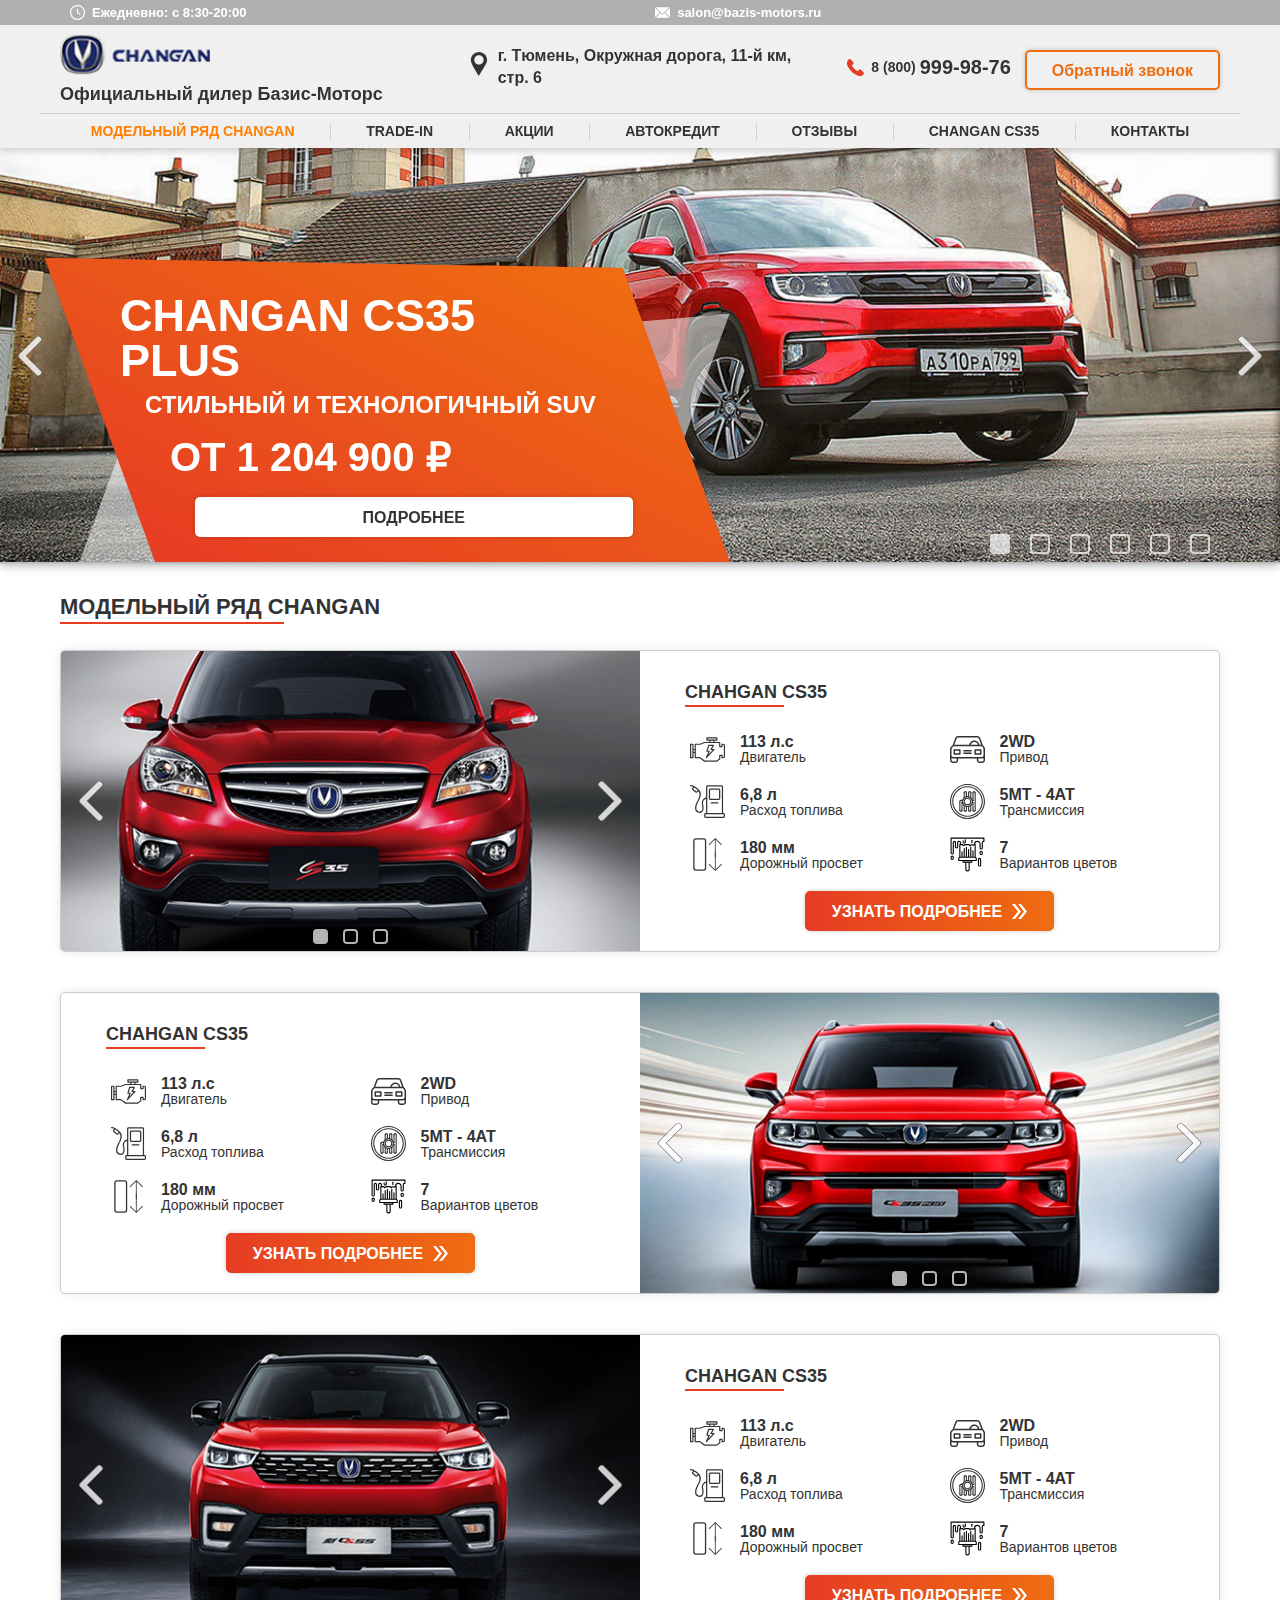
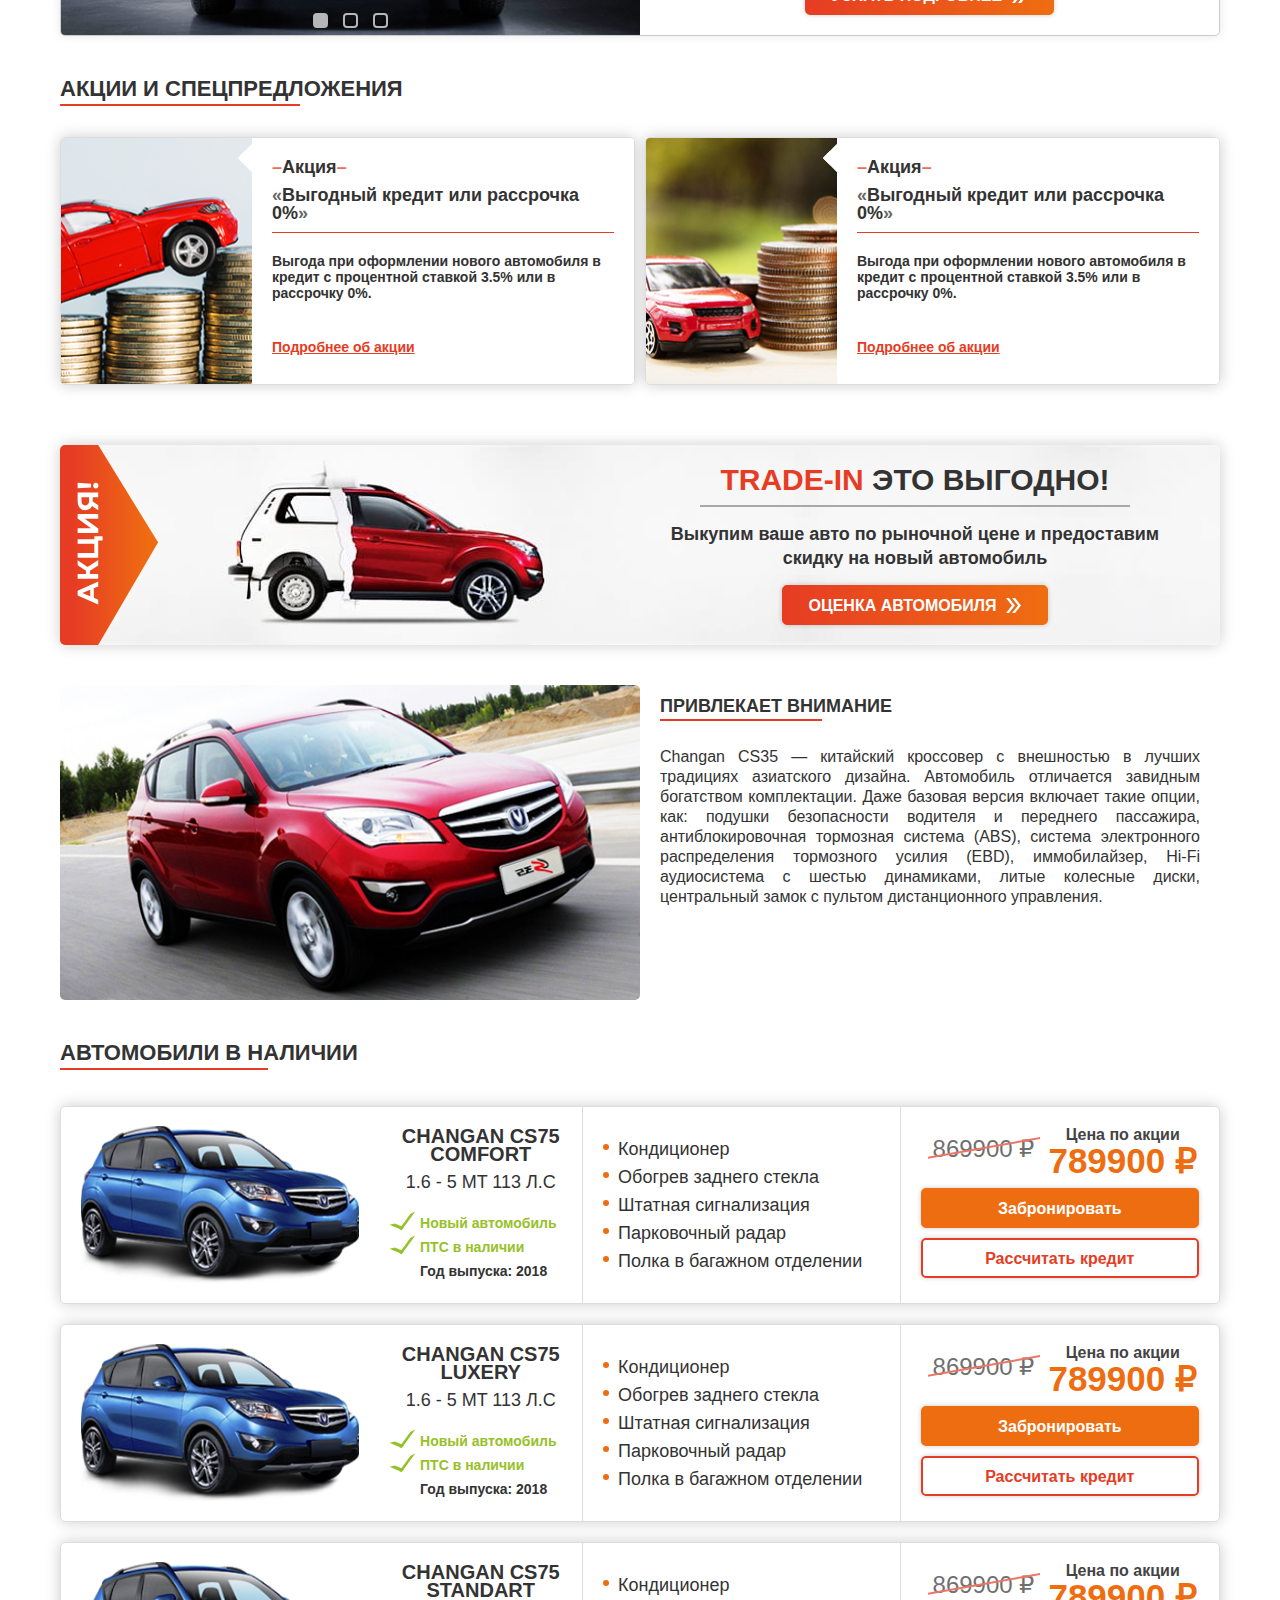
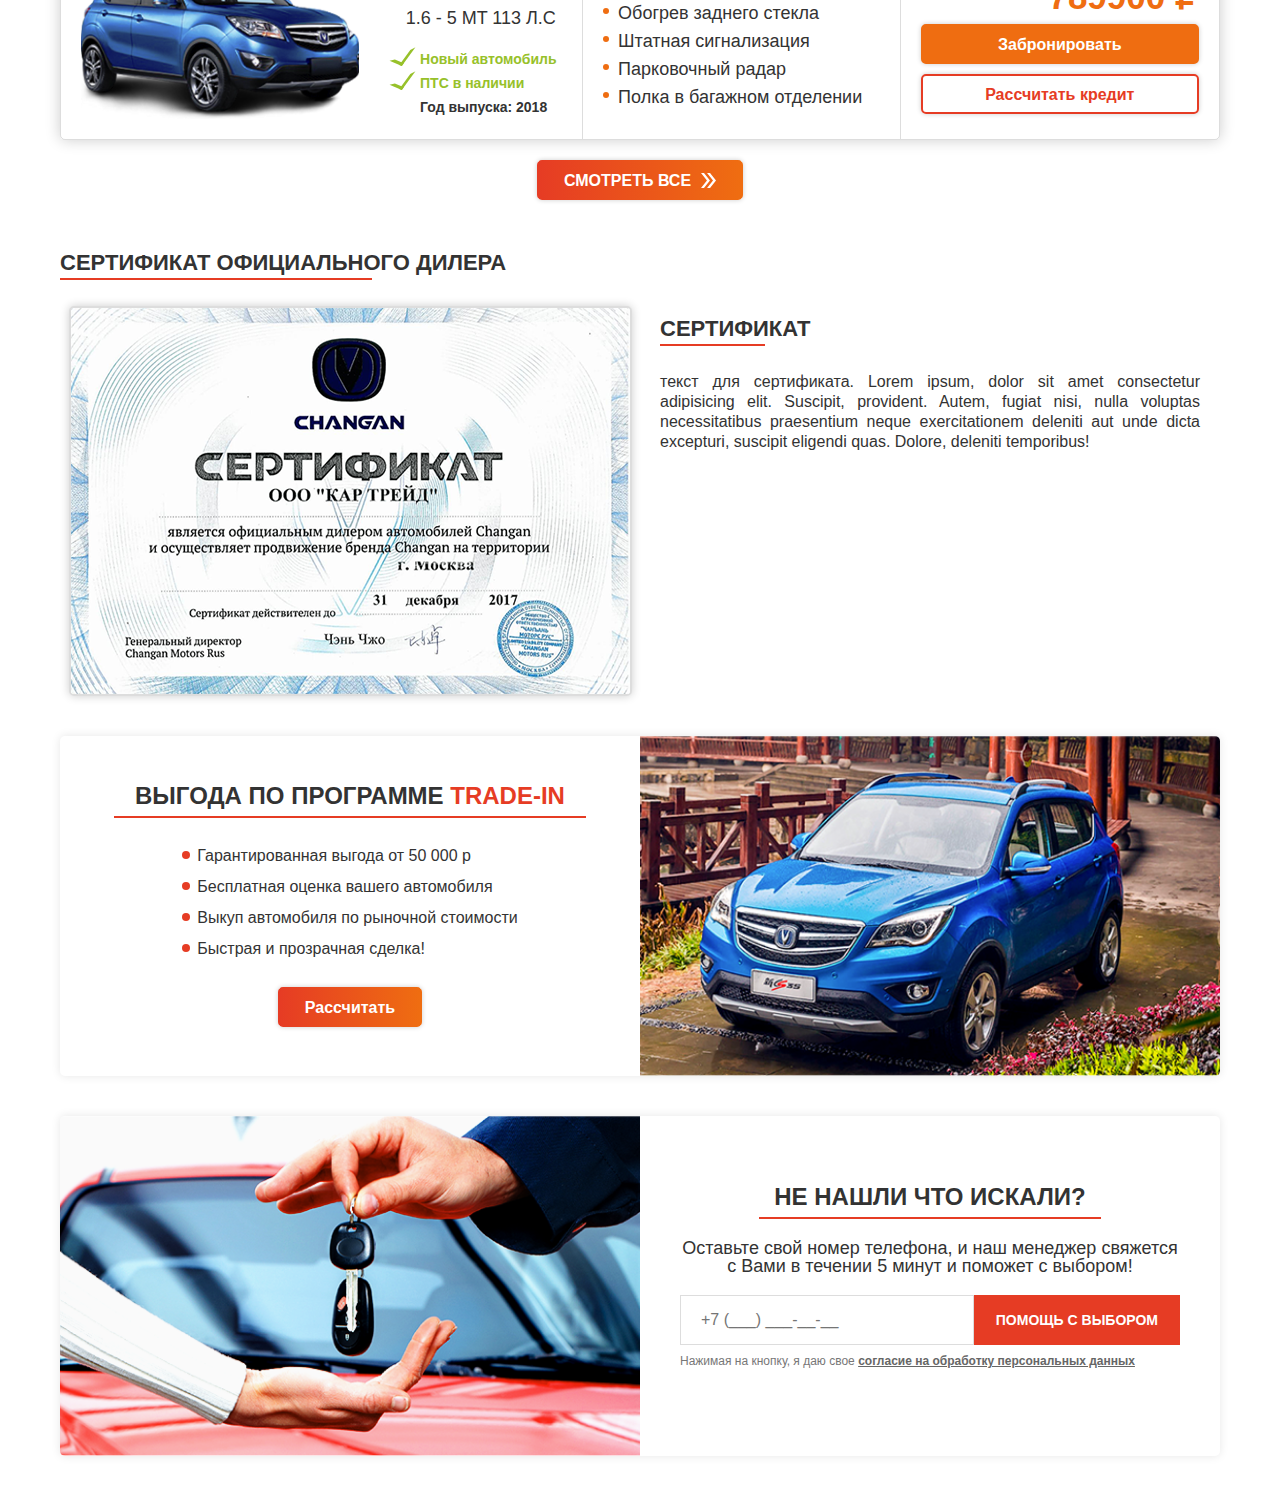
<file: index.html>
<!DOCTYPE html>
<html lang="ru">

<head>
	<meta charset="UTF-8">
	<title>page1</title>
	<meta name="description" content="">
	<link rel="stylesheet" href="css/style.css">
<meta name="viewport" content="width=device-width, initial-scale=1.0">
<meta http-equiv="X-UA-Compatible" content="IE=edge">
<meta name="format-detection" content="telephone=no">
<style>
	:root{
		--colorR: #e63c24;
		--colorO: #ef6d11;
	}
</style></head>

<body>
<header class="main-header">
	<div class="main-header__top-row container">
		<div class="main-header__top-row-item"><svg version="1.1" xmlns="http://www.w3.org/2000/svg" xmlns:xlink="http://www.w3.org/1999/xlink" x="0px" y="0px" viewBox="0 0 512 512" style="enable-background:new 0 0 512 512;" xml:space="preserve"><path d="M347.216,301.211l-71.387-53.54V138.609c0-10.966-8.864-19.83-19.83-19.83c-10.966,0-19.83,8.864-19.83,19.83v118.978c0,6.246,2.935,12.136,7.932,15.864l79.318,59.489c3.569,2.677,7.734,3.966,11.878,3.966c6.048,0,11.997-2.717,15.884-7.952C357.766,320.208,355.981,307.775,347.216,301.211z"/><path d="M256,0C114.833,0,0,114.833,0,256s114.833,256,256,256s256-114.833,256-256S397.167,0,256,0z M256,472.341c-119.275,0-216.341-97.066-216.341-216.341S136.725,39.659,256,39.659c119.295,0,216.341,97.066,216.341,216.341S375.275,472.341,256,472.341z"/></svg>Ежедневно: с 8:30-20:00</div>
		<a class="main-header__top-row-item" href="mailto:salon@bazis-motors.ru"><svg version="1.1" xmlns="http://www.w3.org/2000/svg" xmlns:xlink="http://www.w3.org/1999/xlink" x="0px" y="0px" viewBox="0 0 512 512" style="enable-background:new 0 0 512 512;" xml:space="preserve"><path d="M507.49,101.721L352.211,256L507.49,410.279c2.807-5.867,4.51-12.353,4.51-19.279V121C512,114.073,510.297,107.588,507.49,101.721z"/><path d="M467,76H45c-6.927,0-13.412,1.703-19.279,4.51l198.463,197.463c17.548,17.548,46.084,17.548,63.632,0L486.279,80.51C480.412,77.703,473.927,76,467,76z"/><path d="M4.51,101.721C1.703,107.588,0,114.073,0,121v270c0,6.927,1.703,13.413,4.51,19.279L159.789,256L4.51,101.721z"/><path d="M331,277.211l-21.973,21.973c-29.239,29.239-76.816,29.239-106.055,0L181,277.211L25.721,431.49C31.588,434.297,38.073,436,45,436h422c6.927,0,13.412-1.703,19.279-4.51L331,277.211z"/></svg>salon@bazis-motors.ru</a>
	</div>
	<div class="main-header__mid-row container">
		<a href="../" class="main-header__mid-row-item main-header__mid-row-logo">
			<img src="../images/logo.png" alt="логотип копании">
			<span class="text">Официальный дилер Базис-Моторс</span>
		</a>
		<div class="main-header__mid-row-item main-header__mid-row-address"><svg version="1.1" xmlns="http://www.w3.org/2000/svg" xmlns:xlink="http://www.w3.org/1999/xlink" x="0px" y="0px" viewBox="0 0 35.219 35.219" style="enable-background:new 0 0 35.219 35.219;" xml:space="preserve"><path d="M17.612,0C11.005,0,5.648,5.321,5.648,11.885c0,3.358,3.294,9.374,3.294,9.374l8.229,13.96l8.586-13.797c0,0,3.814-5.74,3.814-9.537C29.572,5.321,24.216,0,17.612,0z M17.556,18.431c-3.784,0-6.849-3.065-6.849-6.853c0-3.783,3.064-6.846,6.849-6.846c3.782,0,6.85,3.063,6.85,6.846C24.406,15.366,21.338,18.431,17.556,18.431z"/></svg>г. Тюмень, Окружная дорога, 11-й км, стр. 6</div>
		<div class="main-header__mid-row-item main-header__mid-row-phone">
			<a href="#!" class="main-header__mid-row-phone-item item-phone phone-type1"><svg width="14" height="14" viewBox="0 0 14 14" fill="none" xmlns="http://www.w3.org/2000/svg"><path d="M13.6861 11.0641L11.5241 8.9018C11.0934 8.47288 10.3802 8.48591 9.9346 8.93172L8.84533 10.0207C8.77652 9.98282 8.70528 9.9432 8.63039 9.90117C7.94253 9.52004 7.00108 8.99764 6.0104 8.00624C5.01678 7.01274 4.4939 6.06984 4.1116 5.38154C4.07126 5.30862 4.03261 5.23831 3.99444 5.17154L4.7255 4.44157L5.08491 4.08171C5.53124 3.63526 5.54355 2.9223 5.11391 2.49214L2.95183 0.329579C2.52219 -0.0999814 1.80871 -0.0869498 1.36238 0.359503L0.753031 0.97235L0.769683 0.988881C0.56536 1.24959 0.394622 1.55029 0.267564 1.87455C0.15044 2.1832 0.0775198 2.47774 0.0441766 2.77288C-0.241312 5.13965 0.840231 7.30269 3.7754 10.2379C7.83269 14.2949 11.1023 13.9884 11.2434 13.9735C11.5506 13.9367 11.845 13.8633 12.1442 13.7471C12.4657 13.6216 12.7662 13.4511 13.0267 13.2472L13.04 13.259L13.6573 12.6545C14.1027 12.2082 14.1156 11.495 13.6861 11.0641Z" fill="#F73A18"/></svg><span class="pre">8 (800)</span> 999-98-76</a>
			<span class="btn btn-type1">Обратный звонок</span>
		</div>
	</div>
	<div class="main-menu js-menu-body container">
		<a href="#!" class="main-menu__phone item-phone phone-type1"><svg width="14" height="14" viewBox="0 0 14 14" fill="none" xmlns="http://www.w3.org/2000/svg"><path d="M13.6861 11.0641L11.5241 8.9018C11.0934 8.47288 10.3802 8.48591 9.9346 8.93172L8.84533 10.0207C8.77652 9.98282 8.70528 9.9432 8.63039 9.90117C7.94253 9.52004 7.00108 8.99764 6.0104 8.00624C5.01678 7.01274 4.4939 6.06984 4.1116 5.38154C4.07126 5.30862 4.03261 5.23831 3.99444 5.17154L4.7255 4.44157L5.08491 4.08171C5.53124 3.63526 5.54355 2.9223 5.11391 2.49214L2.95183 0.329579C2.52219 -0.0999814 1.80871 -0.0869498 1.36238 0.359503L0.753031 0.97235L0.769683 0.988881C0.56536 1.24959 0.394622 1.55029 0.267564 1.87455C0.15044 2.1832 0.0775198 2.47774 0.0441766 2.77288C-0.241312 5.13965 0.840231 7.30269 3.7754 10.2379C7.83269 14.2949 11.1023 13.9884 11.2434 13.9735C11.5506 13.9367 11.845 13.8633 12.1442 13.7471C12.4657 13.6216 12.7662 13.4511 13.0267 13.2472L13.04 13.259L13.6573 12.6545C14.1027 12.2082 14.1156 11.495 13.6861 11.0641Z" fill="#F73A18"/></svg><span class="pre">8 (800)</span> 999-98-76</a>
		<div class="main-menu__menu-icon js-menu-icon">
			<span></span>
			<span></span>
			<span></span>
		</div>
		<div class="main-menu__list js-menu-list">
			<a href="#!" class="main-menu__item active">Модельный ряд Changan</a>
			<a href="#!" class="main-menu__item">trade-in</a>
			<a href="#!" class="main-menu__item">акции</a>
			<a href="../credit/" class="main-menu__item">Автокредит</a>
			<a href="../reviews" class="main-menu__item">отзывы</a>
			<a href="../cs35" class="main-menu__item">changan cs35</a>
			<a href="../contacts/" class="main-menu__item">Контакты</a>
		</div>
	</div>
</header>
<div class="main-menu__overflow js-overflow"></div>	<main class="wrapper">
		<div class="main-block-baner">
			<div class="main-block-baner__slider slider__body">
				<section class="main-block-baner__item">
					<div class="container">
						<div class="main-block-baner__text">
							<h2 class="name">Changan CS35 plus</h2>
							<span class="text">стильный и технологичный SUV</span>
							<span class="price">от 1 204 900 ₽</span>
							<a href="#!" class="btn btn-type2">Подробнее</a>
						</div>
					</div>
					<img src="images/main-baner1.webp" alt="новый changan">
				</section>
				<section class="main-block-baner__item">
					<div class="container">
						<div class="main-block-baner__text">
							<h2 class="name">Changan CS35 plus 22</h2>
							<span class="text">стильный и технологичный SUV</span>
							<span class="price">от 1 204 900 ₽</span>
							<a href="#!" class="btn btn-type2">Подробнее</a>
						</div>
					</div>
					<img src="images/main-baner1.webp" alt="новый changan">
				</section>
				<section class="main-block-baner__item">
					<div class="container">
						<div class="main-block-baner__text">
							<h2 class="name">Changan CS35 plus 333</h2>
							<span class="text">стильный и технологичный SUV</span>
							<span class="price">от 1 204 900 ₽</span>
							<a href="#!" class="btn btn-type2">Подробнее</a>
						</div>
					</div>
					<img src="images/main-baner1.webp" alt="новый changan">
				</section>
				<section class="main-block-baner__item">
					<div class="container">
						<div class="main-block-baner__text">
							<h2 class="name">Changan CS35 plus 4444</h2>
							<span class="text">стильный и технологичный SUV</span>
							<span class="price">от 1 204 900 ₽</span>
							<a href="#!" class="btn btn-type2">Подробнее</a>
						</div>
					</div>
					<img src="images/main-baner1.webp" alt="новый changan">
				</section>
				<section class="main-block-baner__item">
					<div class="container">
						<div class="main-block-baner__text">
							<h2 class="name">Changan CS35 plus 55555</h2>
							<span class="text">стильный и технологичный SUV</span>
							<span class="price">от 1 204 900 ₽</span>
							<a href="#!" class="btn btn-type2">Подробнее</a>
						</div>
					</div>
					<img src="images/main-baner1.webp" alt="новый changan">
				</section>
				<section class="main-block-baner__item">
					<div class="container">
						<div class="main-block-baner__text">
							<h2 class="name">Changan CS35 plus 666666</h2>
							<span class="text">стильный и технологичный SUV</span>
							<span class="price">от 1 204 900 ₽</span>
							<a href="#!" class="btn btn-type2">Подробнее</a>
						</div>
					</div>
					<img src="images/main-baner1.webp" alt="новый changan">
				</section>
			</div>
		</div>
		<div class="container">
<section class="models-block m-b-4">
	<div class="title v1 m-b-3"><h1>Модельный ряд Changan</h1></div>
	<section class="models-block__item-body v1">
		<div class="models-block__item slider__body-cart">
			<img src="/images/cart1.webp" alt="item1">
			<img src="/images/cart2.webp" alt="item2">
			<img src="/images/cart3.webp" alt="item3">
		</div>
		<div class="models-block__item models-block__item-list">
			<div class="title v2 m-b-2"><h2>Chahgan CS35</h2></div>
			<ul class="models-block__item-list-body">
				<li class="models-block__item-list-item">
					<svg width="25" height="25" viewBox="0 0 25 25" fill="none" xmlns="http://www.w3.org/2000/svg"><path d="M23.75 8.33333H22.9167C22.6866 8.33333 22.5 8.5199 22.5 8.75V10H21.6667V7.5C21.6667 7.2699 21.4801 7.08333 21.25 7.08333H17.5V6.25H19.1667C19.3968 6.25 19.5833 6.06344 19.5833 5.83333V4.16667C19.5833 3.93656 19.3968 3.75 19.1667 3.75H12.0833C11.8532 3.75 11.6667 3.93656 11.6667 4.16667V5.83333C11.6667 6.06344 11.8532 6.25 12.0833 6.25H13.75V7.08333H10.4167C10.3666 7.08328 10.3169 7.09219 10.27 7.10958L7.0075 8.33333H3.75C3.5199 8.33333 3.33333 8.5199 3.33333 8.75V12.0833H2.5V8.75C2.5 8.5199 2.31344 8.33333 2.08333 8.33333H0.416667C0.186562 8.33333 0 8.5199 0 8.75V18.3333C0 18.5634 0.186562 18.75 0.416667 18.75H2.08333C2.31344 18.75 2.5 18.5634 2.5 18.3333V15H3.33333V18.3333C3.33333 18.5634 3.5199 18.75 3.75 18.75H6.94458L10.1667 21.1667C10.2388 21.2208 10.3265 21.25 10.4167 21.25H19.1667C19.2613 21.2501 19.3532 21.2179 19.4271 21.1587L21.5104 19.4921C21.6092 19.413 21.6667 19.2932 21.6667 19.1667V17.0833H22.5V18.3333C22.5 18.5634 22.6866 18.75 22.9167 18.75H23.75C24.4404 18.75 25 18.1904 25 17.5V9.58333C25 8.89297 24.4404 8.33333 23.75 8.33333ZM1.66667 12.5V17.9167H0.833333V9.16667H1.66667V12.5ZM3.33333 14.1667H2.5V12.9167H3.33333V14.1667ZM12.5 5.41667V4.58333H18.75V5.41667H12.5ZM16.6667 6.25V7.08333H14.5833V6.25H16.6667ZM24.1667 17.5C24.1667 17.7301 23.9801 17.9167 23.75 17.9167H23.3333V16.6667C23.3333 16.4366 23.1468 16.25 22.9167 16.25H21.25C21.0199 16.25 20.8333 16.4366 20.8333 16.6667V18.9667L19.0204 20.4167H10.5554L7.33333 18C7.2612 17.9459 7.17349 17.9167 7.08333 17.9167H4.16667V9.16667H7.08333C7.13339 9.16672 7.18307 9.15781 7.23 9.14042L10.4925 7.91667H20.8333V10.4167C20.8333 10.6468 21.0199 10.8333 21.25 10.8333H22.9167C23.1468 10.8333 23.3333 10.6468 23.3333 10.4167V9.16667H23.75C23.9801 9.16667 24.1667 9.35323 24.1667 9.58333V17.5Z" fill="#333333"/><path d="M17.367 12.1949C17.2899 12.1232 17.1886 12.0834 17.0833 12.0833H15.7183L17.0283 9.79166C17.1434 9.59239 17.0751 9.33754 16.8758 9.22249C16.8122 9.18577 16.7401 9.1665 16.6667 9.16666H13.3333C13.1493 9.16666 12.987 9.28744 12.9342 9.46374L11.6842 13.6304C11.6181 13.8508 11.7433 14.0831 11.9637 14.1491C12.0025 14.1607 12.0428 14.1667 12.0833 14.1667H13.1029L11.2875 18.1608C11.1925 18.3704 11.2854 18.6173 11.495 18.7123C11.6579 18.7861 11.8497 18.7478 11.9717 18.6171L17.3883 12.7837C17.545 12.6153 17.5355 12.3516 17.367 12.1949ZM13.1083 16.1667L14.1292 13.9208C14.2235 13.7109 14.1298 13.4643 13.9199 13.3699C13.8665 13.3459 13.8086 13.3334 13.75 13.3333H12.6433L13.6433 9.99999H15.9483L14.6383 12.2917C14.5233 12.4909 14.5916 12.7458 14.7908 12.8608C14.8544 12.8975 14.9266 12.9168 15 12.9167H16.1279L13.1083 16.1667Z" fill="#333333"/></svg>
					<div>
						<div class="models-block__item-list-item-value"><strong>113 л.с</strong></div>
						<div class="models-block__item-list-item-title">Двигатель</div>
					</div>
				</li>
				<li class="models-block__item-list-item">
					<svg width="25" height="25" viewBox="0 0 25 25" fill="none" xmlns="http://www.w3.org/2000/svg"><path d="M24.0438 10.016L23.4989 9.43911L21.5865 4.2842C21.2607 3.41347 20.4274 2.83655 19.4979 2.83121H5.83868C4.90919 2.83121 4.07585 3.41347 3.75 4.2842L1.86432 9.37501L1.07906 10.1015C0.395299 10.6838 0 11.5385 0 12.4359V19.9466C0.00534188 21.1752 1.00427 22.1688 2.23291 22.1688H3.64316C4.87179 22.1688 5.87073 21.1752 5.87607 19.9466V18.8568H19.1239V19.9466C19.1293 21.1752 20.1282 22.1688 21.3568 22.1688H22.7671C23.9957 22.1688 24.9947 21.1752 25 19.9466V12.2383C24.9947 11.3996 24.6528 10.5983 24.0438 10.016ZM4.75427 4.64745C4.92521 4.19339 5.35791 3.89958 5.83868 3.89958H19.5032C19.984 3.89958 20.4167 4.19873 20.5876 4.64745L22.2543 9.13463H21.0096C20.7158 7.13142 18.8515 5.74787 16.8483 6.04702C15.2511 6.28206 13.9957 7.5374 13.7607 9.13463H3.08761L4.75427 4.64745ZM19.9199 9.13463H14.8397C15.1335 7.72971 16.5118 6.83228 17.9167 7.12608C18.9209 7.33975 19.7062 8.12501 19.9199 9.13463ZM4.80769 19.9466C4.80235 20.5876 4.28419 21.1004 3.64316 21.1004H2.23291C1.59188 21.1004 1.07372 20.5876 1.06838 19.9466V18.547C1.38889 18.7554 1.8109 18.8568 2.23291 18.8568H4.80769V19.9466ZM23.9316 19.9466C23.9263 20.5876 23.4081 21.1004 22.7671 21.1004H21.3568C20.7158 21.1004 20.1976 20.5823 20.1923 19.9466V18.8568H22.7671C23.1891 18.8568 23.6111 18.7554 23.9316 18.547V19.9466ZM22.7671 17.7885H2.23291C1.59722 17.7938 1.07372 17.2863 1.06838 16.6453V12.4359C1.06838 11.8483 1.33013 11.2874 1.77885 10.9081C1.78419 10.9028 1.79487 10.8921 1.80021 10.8868L2.52671 10.203H22.7564L23.2692 10.7532C23.2746 10.7639 23.2906 10.7692 23.2959 10.7799C23.6966 11.1592 23.9263 11.688 23.9263 12.2383V16.6453H23.9316C23.9263 17.281 23.4028 17.7938 22.7671 17.7885Z" fill="#333333"/><path d="M7.05128 12.3398H3.04487C2.75107 12.3398 2.51068 12.5801 2.51068 12.8739V15.6517C2.51068 15.9455 2.75107 16.1859 3.04487 16.1859H7.05128C7.34508 16.1859 7.58547 15.9455 7.58547 15.6517V12.8739C7.58547 12.5801 7.34508 12.3398 7.05128 12.3398ZM6.51709 15.1175H3.57906V13.4081H6.51709V15.1175Z" fill="#333333"/><path d="M21.9551 12.3398H17.9487C17.6549 12.3398 17.4146 12.5801 17.4146 12.8739V15.6517C17.4146 15.9455 17.6549 16.1859 17.9487 16.1859H21.9551C22.249 16.1859 22.4893 15.9455 22.4893 15.6517V12.8739C22.4893 12.5801 22.249 12.3398 21.9551 12.3398ZM21.421 15.1175H18.4829V13.4081H21.421V15.1175Z" fill="#333333"/><path d="M15.0801 14.5833H9.91987C9.62607 14.5833 9.38568 14.8237 9.38568 15.1175C9.38568 15.4113 9.62607 15.6517 9.91987 15.6517H15.0801C15.3739 15.6517 15.6143 15.4113 15.6143 15.1175C15.6143 14.8237 15.3739 14.5833 15.0801 14.5833Z" fill="#333333"/><path d="M15.0801 12.9273H9.91987C9.62607 12.9273 9.38568 13.1677 9.38568 13.4615C9.38568 13.7553 9.62607 13.9957 9.91987 13.9957H15.0801C15.3739 13.9957 15.6143 13.7553 15.6143 13.4615C15.6143 13.1677 15.3739 12.9273 15.0801 12.9273Z" fill="#333333"/></svg>
					<div>
						<div class="models-block__item-list-item-value"><strong>2WD</strong></div>
						<div class="models-block__item-list-item-title">Привод</div>
					</div>
				</li>
				<li class="models-block__item-list-item">
					<svg width="25" height="25" viewBox="0 0 25 25" fill="none" xmlns="http://www.w3.org/2000/svg"><g clip-path="url(#clip0123)"><path d="M23.9689 20.6625H23.6213C23.6249 20.6134 23.6249 20.5642 23.6213 20.5152V1.95587C23.6213 1.38642 23.1597 0.924794 22.5902 0.924794H12.5152C11.9457 0.924794 11.4841 1.38642 11.4841 1.95587V9.61527C10.5248 9.848 9.6854 10.4272 9.12737 11.2414C8.44303 12.2273 8.23151 13.4662 8.54997 14.6233C8.97418 16.2495 9.02721 18.4059 8.14932 19.3015C7.64387 19.7495 6.93287 19.8831 6.29928 19.6491C5.61774 19.5412 5.03585 19.0986 4.74972 18.4707C3.81292 16.3084 6.15198 12.2195 6.15788 12.2018C6.29928 11.9897 9.55747 6.92859 6.22858 3.9532C6.09306 3.8118 2.88201 0.418095 0.401538 0.748038C0.149367 0.780591 -0.0287138 1.0114 0.00383862 1.26358C0.0363911 1.51575 0.267204 1.69383 0.519375 1.66128C1.11548 1.62548 1.70968 1.7582 2.2339 2.04425L1.57402 2.83964C1.21638 3.28279 1.28576 3.93192 1.7289 4.28956C1.73612 4.29537 1.74341 4.30112 1.75077 4.30672L3.96611 6.07427C4.14824 6.22024 4.37493 6.29927 4.60832 6.29816H4.6967C4.96831 6.26752 5.21651 6.12965 5.38604 5.91519L6.02825 5.10801C8.0197 7.65329 5.43907 11.7069 5.37426 11.7717C5.26821 11.9543 2.79363 16.2848 3.9013 18.8419C4.31078 19.7298 5.13409 20.3567 6.09896 20.5152C6.39613 20.5872 6.70059 20.6248 7.0063 20.6271C7.66693 20.647 8.30649 20.3933 8.77386 19.926C9.95223 18.6946 9.85796 16.1847 9.39839 14.4053C8.90959 12.7674 9.8366 11.0424 11.4723 10.5462V20.5152C11.4688 20.5642 11.4688 20.6134 11.4723 20.6625H11.1777C10.6084 20.6495 10.1363 21.1004 10.1234 21.6697C10.1232 21.6777 10.1231 21.6856 10.1231 21.6936V23.2431C10.1229 23.8126 10.5844 24.2743 11.1539 24.2745C11.1618 24.2745 11.1698 24.2744 11.1777 24.2742H23.9689C24.5384 24.2742 25 23.8126 25 23.2431V21.6936C25 21.1242 24.5384 20.6625 23.9689 20.6625ZM5.35069 4.56006L4.6967 5.36725C4.67173 5.39759 4.63564 5.41667 4.59654 5.42027C4.55868 5.42521 4.52038 5.41453 4.49048 5.39082L2.27515 3.62326C2.21903 3.56596 2.21903 3.47434 2.27515 3.41705L2.92914 2.60397C2.95411 2.57363 2.9902 2.55455 3.0293 2.55094C3.06716 2.54601 3.10546 2.55669 3.13536 2.5804L5.35069 4.34796C5.38155 4.37248 5.40077 4.40879 5.40372 4.44812C5.40335 4.49142 5.38398 4.53237 5.35069 4.56006ZM12.3561 1.95587C12.3561 1.87449 12.422 1.80857 12.5034 1.80857H22.602C22.6834 1.80857 22.7493 1.87449 22.7493 1.95587V20.5152C22.7493 20.5966 22.6834 20.6625 22.602 20.6625H12.5152C12.4341 20.669 12.3631 20.6085 12.3565 20.5274C12.3562 20.5234 12.356 20.5192 12.3561 20.5152V1.95587ZM24.1398 23.2431C24.1398 23.3245 24.0739 23.3904 23.9925 23.3904H11.1777C11.0964 23.3904 11.0304 23.3245 11.0304 23.2431V21.6936C11.0304 21.6122 11.0964 21.5463 11.1777 21.5463H23.9689C24.0492 21.5332 24.1249 21.5878 24.1379 21.6681C24.1393 21.6765 24.1399 21.685 24.1398 21.6936V23.2431Z" fill="#333333"/><path d="M20.6047 3.21085H14.5007C13.9313 3.21085 13.4697 3.67247 13.4697 4.24192V10.3518C13.4697 10.9212 13.9313 11.3828 14.5007 11.3828H20.6047C21.1741 11.3828 21.6358 10.9212 21.6358 10.3518V4.24192C21.6358 3.67255 21.1741 3.21085 20.6047 3.21085ZM20.752 10.3577C20.7488 10.4367 20.6838 10.4991 20.6047 10.4991H14.5007C14.4194 10.4991 14.3534 10.4331 14.3534 10.3518V4.24192C14.3534 4.16054 14.4194 4.09462 14.5007 4.09462H20.6047C20.6861 4.09462 20.752 4.16054 20.752 4.24192V10.3577Z" fill="#333333"/><path d="M19.9154 13.0503H15.2019C14.9578 13.0503 14.76 13.2481 14.76 13.4922C14.76 13.7363 14.9578 13.9341 15.2019 13.9341H19.9154C20.1594 13.9341 20.3573 13.7363 20.3573 13.4922C20.3573 13.2481 20.1594 13.0503 19.9154 13.0503Z" fill="#333333"/></g><defs><clipPath id="clip0123"><rect width="25" height="25" fill="white"/></clipPath></defs></svg>
					<div>
						<div class="models-block__item-list-item-value"><strong>6,8 л</strong></div>
						<div class="models-block__item-list-item-title">Расход топлива</div>
					</div>
				</li>
				<li class="models-block__item-list-item">
					<svg width="25" height="25" viewBox="0 0 25 25" fill="none" xmlns="http://www.w3.org/2000/svg"><path d="M12.5 25C5.60742 25 0 19.3926 0 12.5C0 5.60742 5.60742 0 12.5 0C19.3926 0 25 5.60742 25 12.5C25 19.3926 19.3926 25 12.5 25ZM12.5 0.78125C6.03828 0.78125 0.78125 6.03828 0.78125 12.5C0.78125 18.9617 6.03828 24.2188 12.5 24.2188C18.9617 24.2188 24.2188 18.9617 24.2188 12.5C24.2188 6.03828 18.9617 0.78125 12.5 0.78125Z" fill="#333333"/><path d="M12.5 23.4375C6.46914 23.4375 1.5625 18.5309 1.5625 12.5C1.5625 6.46914 6.46914 1.5625 12.5 1.5625C18.5309 1.5625 23.4375 6.46914 23.4375 12.5C23.4375 18.5309 18.5309 23.4375 12.5 23.4375ZM12.5 2.34375C6.89961 2.34375 2.34375 6.89961 2.34375 12.5C2.34375 18.1004 6.89961 22.6562 12.5 22.6562C18.1004 22.6562 22.6562 18.1004 22.6562 12.5C22.6562 6.89961 18.1004 2.34375 12.5 2.34375Z" fill="#333333"/><path d="M12.5 16.4062C10.3461 16.4062 8.59375 14.6539 8.59375 12.5C8.59375 10.3461 10.3461 8.59375 12.5 8.59375C14.6539 8.59375 16.4062 10.3461 16.4062 12.5C16.4062 14.6539 14.6539 16.4062 12.5 16.4062ZM12.5 9.375C10.777 9.375 9.375 10.777 9.375 12.5C9.375 14.223 10.777 15.625 12.5 15.625C14.223 15.625 15.625 14.223 15.625 12.5C15.625 10.777 14.223 9.375 12.5 9.375Z" fill="#333333"/><path d="M12.5 15.2344C10.9926 15.2344 9.76562 14.0074 9.76562 12.5C9.76562 10.9926 10.9926 9.76562 12.5 9.76562C14.0074 9.76562 15.2344 10.9926 15.2344 12.5C15.2344 14.0074 14.0074 15.2344 12.5 15.2344ZM12.5 10.5469C11.423 10.5469 10.5469 11.423 10.5469 12.5C10.5469 13.577 11.423 14.4531 12.5 14.4531C13.577 14.4531 14.4531 13.577 14.4531 12.5C14.4531 11.423 13.577 10.5469 12.5 10.5469Z" fill="#333333"/><path d="M17.9688 19.1429C17.7527 19.1429 17.5781 18.9683 17.5781 18.7523V6.24841C17.5781 6.0324 17.7527 5.85779 17.9688 5.85779C18.1848 5.85779 18.3594 6.0324 18.3594 6.24841V18.7523C18.3594 18.9683 18.1848 19.1429 17.9688 19.1429Z" fill="#333333"/><path d="M16.4062 12.1097C16.1902 12.1097 16.0156 11.9351 16.0156 11.7191V6.24841C16.0156 6.0324 16.1902 5.85779 16.4062 5.85779C16.6223 5.85779 16.7969 6.0324 16.7969 6.24841V11.7191C16.7969 11.9351 16.6223 12.1097 16.4062 12.1097Z" fill="#333333"/><path d="M16.4062 19.1429C16.1902 19.1429 16.0156 18.9683 16.0156 18.7523V13.2816C16.0156 13.0656 16.1902 12.891 16.4062 12.891C16.6223 12.891 16.7969 13.0656 16.7969 13.2816V18.7523C16.7969 18.9683 16.6223 19.1429 16.4062 19.1429Z" fill="#333333"/><path d="M17.1875 19.9234C16.5414 19.9234 16.0156 19.3976 16.0156 18.7515C16.0156 18.5355 16.1902 18.3609 16.4062 18.3609C16.6223 18.3609 16.7969 18.5355 16.7969 18.7515C16.7969 18.9672 16.9719 19.1422 17.1875 19.1422C17.4031 19.1422 17.5781 18.9672 17.5781 18.7515C17.5781 18.5355 17.7527 18.3609 17.9688 18.3609C18.1848 18.3609 18.3594 18.5355 18.3594 18.7515C18.3594 19.3976 17.8336 19.9234 17.1875 19.9234Z" fill="#333333"/><path d="M14.0629 19.9234C13.4168 19.9234 12.891 19.3976 12.891 18.7515C12.891 18.5355 13.0656 18.3609 13.2816 18.3609C13.4976 18.3609 13.6722 18.5355 13.6722 18.7515C13.6722 18.9672 13.8472 19.1422 14.0629 19.1422C14.2785 19.1422 14.4535 18.9672 14.4535 18.7515C14.4535 18.5355 14.6281 18.3609 14.8441 18.3609C15.0601 18.3609 15.2347 18.5355 15.2347 18.7515C15.2347 19.3976 14.709 19.9234 14.0629 19.9234Z" fill="#333333"/><path d="M17.9688 6.63904C17.7527 6.63904 17.5781 6.46443 17.5781 6.24841C17.5781 6.03279 17.4031 5.85779 17.1875 5.85779C16.9719 5.85779 16.7969 6.03279 16.7969 6.24841C16.7969 6.46443 16.6223 6.63904 16.4062 6.63904C16.1902 6.63904 16.0156 6.46443 16.0156 6.24841C16.0156 5.60232 16.5414 5.07654 17.1875 5.07654C17.8336 5.07654 18.3594 5.60232 18.3594 6.24841C18.3594 6.46443 18.1848 6.63904 17.9688 6.63904Z" fill="#333333"/><path d="M13.2816 9.46287C13.0656 9.46287 12.891 9.28826 12.891 9.07224V6.24841C12.891 6.0324 13.0656 5.85779 13.2816 5.85779C13.4976 5.85779 13.6722 6.0324 13.6722 6.24841V9.07224C13.6722 9.28787 13.4976 9.46287 13.2816 9.46287Z" fill="#333333"/><path d="M13.2816 19.1429C13.0656 19.1429 12.891 18.9683 12.891 18.7523V15.9285C12.891 15.7125 13.0656 15.5379 13.2816 15.5379C13.4976 15.5379 13.6722 15.7125 13.6722 15.9285V18.7523C13.6722 18.9683 13.4976 19.1429 13.2816 19.1429Z" fill="#333333"/><path d="M14.8441 10.2722C14.6281 10.2722 14.4535 10.0976 14.4535 9.88162V6.24841C14.4535 6.0324 14.6281 5.85779 14.8441 5.85779C15.0601 5.85779 15.2347 6.0324 15.2347 6.24841V9.88162C15.2347 10.0976 15.0601 10.2722 14.8441 10.2722Z" fill="#333333"/><path d="M14.8441 19.1429C14.6281 19.1429 14.4535 18.9683 14.4535 18.7523V15.1176C14.4535 14.9015 14.6281 14.7269 14.8441 14.7269C15.0601 14.7269 15.2347 14.9015 15.2347 15.1176V18.7523C15.2347 18.9683 15.0601 19.1429 14.8441 19.1429Z" fill="#333333"/><path d="M14.8441 6.63904C14.6281 6.63904 14.4535 6.46443 14.4535 6.24841C14.4535 6.03279 14.2785 5.85779 14.0629 5.85779C13.8472 5.85779 13.6722 6.03279 13.6722 6.24841C13.6722 6.46443 13.4976 6.63904 13.2816 6.63904C13.0656 6.63904 12.891 6.46443 12.891 6.24841C12.891 5.60232 13.4168 5.07654 14.0629 5.07654C14.709 5.07654 15.2347 5.60232 15.2347 6.24841C15.2347 6.46443 15.0601 6.63904 14.8441 6.63904Z" fill="#333333"/><path d="M16.4078 13.6722C16.1918 13.6722 16.0164 13.4976 16.0164 13.2816C16.0164 13.0656 16.1902 12.891 16.4063 12.891H16.4078C16.6238 12.891 16.7985 13.0656 16.7985 13.2816C16.7985 13.4976 16.6238 13.6722 16.4078 13.6722V13.6722Z" fill="#333333"/><path d="M16.4078 12.1097C16.1918 12.1097 16.0164 11.9351 16.0164 11.7191C16.0164 11.5031 16.1902 11.3285 16.4063 11.3285H16.4078C16.6238 11.3285 16.7985 11.5031 16.7985 11.7191C16.7985 11.9351 16.6238 12.1097 16.4078 12.1097V12.1097Z" fill="#333333"/><path d="M10.9375 19.9234C10.2914 19.9234 9.76562 19.3976 9.76562 18.7515C9.76562 18.5355 9.94023 18.3609 10.1562 18.3609C10.3723 18.3609 10.5469 18.5355 10.5469 18.7515C10.5469 18.9672 10.7219 19.1422 10.9375 19.1422C11.1531 19.1422 11.3281 18.9672 11.3281 18.7515C11.3281 18.5355 11.5027 18.3609 11.7188 18.3609C11.9348 18.3609 12.1094 18.5355 12.1094 18.7515C12.1094 19.3976 11.5836 19.9234 10.9375 19.9234Z" fill="#333333"/><path d="M10.1562 10.2722C9.94023 10.2722 9.76562 10.0976 9.76562 9.88162V6.24841C9.76562 6.0324 9.94023 5.85779 10.1562 5.85779C10.3723 5.85779 10.5469 6.0324 10.5469 6.24841V9.88162C10.5469 10.0976 10.3723 10.2722 10.1562 10.2722Z" fill="#333333"/><path d="M10.1562 19.1429C9.94023 19.1429 9.76562 18.9683 9.76562 18.7523V15.1187C9.76562 14.9027 9.94023 14.7281 10.1562 14.7281C10.3723 14.7281 10.5469 14.9027 10.5469 15.1187V18.7523C10.5469 18.9683 10.3723 19.1429 10.1562 19.1429Z" fill="#333333"/><path d="M11.7188 9.46287C11.5027 9.46287 11.3281 9.28826 11.3281 9.07224V6.24841C11.3281 6.0324 11.5027 5.85779 11.7188 5.85779C11.9348 5.85779 12.1094 6.0324 12.1094 6.24841V9.07224C12.1094 9.28787 11.9348 9.46287 11.7188 9.46287Z" fill="#333333"/><path d="M11.7188 19.1429C11.5027 19.1429 11.3281 18.9683 11.3281 18.7523V15.9281C11.3281 15.7121 11.5027 15.5375 11.7188 15.5375C11.9348 15.5375 12.1094 15.7121 12.1094 15.9281V18.7523C12.1094 18.9683 11.9348 19.1429 11.7188 19.1429Z" fill="#333333"/><path d="M7.8125 19.9234C7.16641 19.9234 6.64062 19.3976 6.64062 18.7515C6.64062 18.5355 6.81523 18.3609 7.03125 18.3609C7.24727 18.3609 7.42188 18.5355 7.42188 18.7515C7.42188 18.9672 7.59688 19.1422 7.8125 19.1422C8.02812 19.1422 8.20312 18.9672 8.20312 18.7515C8.20312 18.5355 8.37773 18.3609 8.59375 18.3609C8.80977 18.3609 8.98438 18.5355 8.98438 18.7515C8.98438 19.3976 8.45859 19.9234 7.8125 19.9234Z" fill="#333333"/><path d="M7.03125 19.1429C6.81523 19.1429 6.64062 18.9683 6.64062 18.7523V12.4996C6.64062 12.2836 6.81523 12.1089 7.03125 12.1089C7.24727 12.1089 7.42188 12.2836 7.42188 12.4996V18.7523C7.42188 18.9683 7.24727 19.1429 7.03125 19.1429Z" fill="#333333"/><path d="M8.59375 19.1429C8.37773 19.1429 8.20312 18.9683 8.20312 18.7523V13.2816C8.20312 13.0656 8.37773 12.891 8.59375 12.891C8.80977 12.891 8.98438 13.0656 8.98438 13.2816V18.7523C8.98438 18.9683 8.80977 19.1429 8.59375 19.1429Z" fill="#333333"/><path d="M11.7188 6.63904C11.5027 6.63904 11.3281 6.46443 11.3281 6.24841C11.3281 6.03279 11.1531 5.85779 10.9375 5.85779C10.7219 5.85779 10.5469 6.03279 10.5469 6.24841C10.5469 6.46443 10.3723 6.63904 10.1562 6.63904C9.94023 6.63904 9.76562 6.46443 9.76562 6.24841C9.76562 5.60232 10.2914 5.07654 10.9375 5.07654C11.5836 5.07654 12.1094 5.60232 12.1094 6.24841C12.1094 6.46443 11.9348 6.63904 11.7188 6.63904Z" fill="#333333"/><path d="M8.67229 13.6722H8.59338C8.37737 13.6722 8.20276 13.4976 8.20276 13.2816C8.20276 13.0656 8.37737 12.891 8.59338 12.891H8.67229C8.88831 12.891 9.06291 13.0656 9.06291 13.2816C9.06291 13.4976 8.88831 13.6722 8.67229 13.6722Z" fill="#333333"/><path d="M9.07227 12.1097H7.8125C7.59648 12.1097 7.42188 11.9351 7.42188 11.7191C7.42188 11.5031 7.59648 11.3285 7.8125 11.3285H9.07227C9.28828 11.3285 9.46289 11.5031 9.46289 11.7191C9.46289 11.9351 9.28789 12.1097 9.07227 12.1097Z" fill="#333333"/><path d="M7.03125 12.891C6.81523 12.891 6.64062 12.7164 6.64062 12.5004C6.64062 11.8543 7.16641 11.3285 7.8125 11.3285C8.02852 11.3285 8.20312 11.5031 8.20312 11.7191C8.20312 11.9351 8.02852 12.1097 7.8125 12.1097C7.59688 12.1097 7.42188 12.2847 7.42188 12.5004C7.42188 12.7164 7.24727 12.891 7.03125 12.891Z" fill="#333333"/><path d="M9.07227 13.6723H8.59375C8.37773 13.6723 8.20312 13.4977 8.20312 13.2816C8.20312 13.0656 8.37773 12.891 8.59375 12.891H9.07227C9.28828 12.891 9.46289 13.0656 9.46289 13.2816C9.46289 13.4977 9.28789 13.6723 9.07227 13.6723Z" fill="#333333"/><path d="M16.4062 12.1098H15.9277C15.7117 12.1098 15.5371 11.9352 15.5371 11.7191C15.5371 11.5031 15.7117 11.3285 15.9277 11.3285H16.4062C16.6223 11.3285 16.7969 11.5031 16.7969 11.7191C16.7969 11.9352 16.6223 12.1098 16.4062 12.1098Z" fill="#333333"/><path d="M16.4062 13.6723H15.9277C15.7117 13.6723 15.5371 13.4977 15.5371 13.2816C15.5371 13.0656 15.7117 12.891 15.9277 12.891H16.4062C16.6223 12.891 16.7969 13.0656 16.7969 13.2816C16.7969 13.4977 16.6223 13.6723 16.4062 13.6723Z" fill="#333333"/></svg>
					<div>
						<div class="models-block__item-list-item-value"><strong>5MT - 4AT</strong></div>
						<div class="models-block__item-list-item-title">Трансмиссия</div>
					</div>
				</li>
				<li class="models-block__item-list-item">
					<svg width="22" height="27" viewBox="0 0 22 27" fill="none" xmlns="http://www.w3.org/2000/svg"><rect x="0.5" y="1.5" width="9" height="24" rx="1.5" stroke="#333333" stroke-linejoin="round"/><path d="M16.7791 26.0333L12.0916 21.3458C11.9695 21.2238 11.9695 21.026 12.0916 20.904C12.2137 20.7819 12.4115 20.7819 12.5335 20.904L16.6875 25.058L16.6875 11.4374C16.6875 11.2647 16.8273 11.1249 17.0001 11.1249C17.1728 11.1249 17.3126 11.2647 17.3126 11.4374L17.3126 25.058L21.4666 20.904C21.5887 20.7819 21.7864 20.7819 21.9085 20.904C21.9695 20.965 22 21.045 22 21.1249C22 21.2049 21.9695 21.2848 21.9085 21.3459L17.221 26.0334C17.0989 26.1554 16.9012 26.1554 16.7791 26.0333Z" fill="#333333"/><path d="M17.221 0.966797L21.9084 5.65428C22.0305 5.77636 22.0305 5.97411 21.9084 6.09616C21.7864 6.21824 21.5886 6.21824 21.4666 6.09616L17.3125 1.94212L17.3125 15.5627C17.3125 15.7354 17.1727 15.8752 17 15.8752C16.8273 15.8752 16.6875 15.7354 16.6875 15.5627L16.6875 1.94212L12.5335 6.09616C12.4114 6.21824 12.2136 6.21824 12.0916 6.09616C12.0306 6.03514 12 5.95516 12 5.8752C12 5.79525 12.0306 5.7153 12.0916 5.65425L16.7791 0.966768C16.9011 0.844718 17.0989 0.844718 17.221 0.966797Z" fill="#333333"/></svg>
					<div>
						<div class="models-block__item-list-item-value"><strong>180 мм</strong></div>
						<div class="models-block__item-list-item-title">Дорожный просвет</div>
					</div>
				</li>
				<li class="models-block__item-list-item">
					<svg xmlns="http://www.w3.org/2000/svg" width="512" height="512" viewBox="0 0 512 512"><g><path d="M496,8H16a8,8,0,0,0-8,8V233a24.1,24.1,0,0,0,7.43,17.36A23.765,23.765,0,0,0,31.98,257c.38,0,.77-.01,1.16-.03A24.183,24.183,0,0,0,56,232.55V80a8,8,0,0,1,16,0v64a24.1,24.1,0,0,0,7.43,17.36,23.685,23.685,0,0,0,17.71,6.61A24.183,24.183,0,0,0,120,143.55V80a8.011,8.011,0,0,1,8-8h8a8.011,8.011,0,0,1,8,8v24a8,8,0,0,0-8,8V290.71A28.026,28.026,0,0,0,120,316v28a8,8,0,0,0,8,8h56v16a8,8,0,0,0,8,8h32V476a28.031,28.031,0,0,0,28,28h8a28.031,28.031,0,0,0,28-28V376h32a8,8,0,0,0,8-8V352h56a8,8,0,0,0,8-8V316a28.026,28.026,0,0,0-16-25.29V112a8,8,0,0,0-8-8,32.027,32.027,0,0,1,31.79-32h.2a31.34,31.34,0,0,1,22.19,9.32A33.228,33.228,0,0,1,432,104.71V160a23.968,23.968,0,0,0,24.03,24h.16A24.271,24.271,0,0,0,480,159.59V84a12.01,12.01,0,0,1,12-12h4a8,8,0,0,0,8-8V16A8,8,0,0,0,496,8ZM272,476a12.01,12.01,0,0,1-12,12h-8a12.01,12.01,0,0,1-12-12V376h32Zm40-116H200v-8H312Zm64-44v20H136V316a12.01,12.01,0,0,1,12-12H364A12.01,12.01,0,0,1,376,316ZM336,192a8,8,0,0,0-8,8v88H312V152a8,8,0,0,0-16,0V288H280V184a8,8,0,0,0-16,0V288H248V152a8,8,0,0,0-16,0V288H216V168a8,8,0,0,0-16,0V288H184V216a8,8,0,0,0-16,0v72H152V120h28.69l13.65,13.66a8.015,8.015,0,0,0,11.32,0L219.31,120h57.38l13.65,13.66a8.015,8.015,0,0,0,11.32,0l12.5-12.51,19.31,6.44a8.052,8.052,0,0,0,6.11-.43L353.89,120H360V288H344V200A8,8,0,0,0,336,192ZM488,56.29A28.036,28.036,0,0,0,464,84v75.59a8.233,8.233,0,0,1-7.92,8.41h-.06a7.989,7.989,0,0,1-8.02-8V104.71a49.334,49.334,0,0,0-14.54-34.74A47.232,47.232,0,0,0,399.99,56h-.31A48.006,48.006,0,0,0,352,104a8.081,8.081,0,0,0-3.58.84l-13.03,6.52-20.86-6.95a8.012,8.012,0,0,0-8.19,1.93L296,116.69l-10.34-10.35A8.008,8.008,0,0,0,280,104H216a8.008,8.008,0,0,0-5.66,2.34L200,116.69l-10.34-10.35A8.008,8.008,0,0,0,184,104H160V80a24.032,24.032,0,0,0-24-24h-8a24.032,24.032,0,0,0-24,24v63.55a8.318,8.318,0,0,1-7.61,8.44A8,8,0,0,1,88,144V80a24,24,0,0,0-48,0V232.55a8.318,8.318,0,0,1-7.61,8.44A8,8,0,0,1,24,233V24H488Z"/><path d="M208,96a24.028,24.028,0,0,0,24-24V40a8,8,0,0,0-16,0V72a8,8,0,0,1-16,0V56a8,8,0,0,0-16,0V72A24.028,24.028,0,0,0,208,96Z"/><path d="M320,88a8,8,0,0,0,8-8V48a8,8,0,0,0-16,0V80A8,8,0,0,0,320,88Z"/><path d="M456,200a24.028,24.028,0,0,0-24,24v16a24,24,0,0,0,48,0V224A24.028,24.028,0,0,0,456,200Zm8,40a8,8,0,0,1-16,0V224a8,8,0,0,1,16,0Z"/><path d="M432,304a24.028,24.028,0,0,0-24,24v80a24,24,0,0,0,48,0V328A24.028,24.028,0,0,0,432,304Zm8,104a8,8,0,0,1-16,0V328a8,8,0,0,1,16,0Z"/><path d="M32,272A24.028,24.028,0,0,0,8,296v16a24,24,0,0,0,48,0V296A24.028,24.028,0,0,0,32,272Zm8,40a8,8,0,0,1-16,0V296a8,8,0,0,1,16,0Z"/></g></svg>
					<div>
						<div class="models-block__item-list-item-value"><strong>7</strong></div>
						<div class="models-block__item-list-item-title">Вариантов цветов</div>
					</div>
				</li>
			</ul>
			<a href="#!" class="btn btn-type3">Узнать Подробнее</a>
		</div>
	</section>
	<section class="models-block__item-body v2">
		<div class="models-block__item slider__body-cart">
			<img src="/images/cart2.webp" alt="item1">
			<img src="/images/cart3.webp" alt="item2">
			<img src="/images/cart1.webp" alt="item3">
		</div>
		<div class="models-block__item models-block__item-list">
			<div class="title v2 m-b-2"><h2>Chahgan CS35</h2></div>
			<ul class="models-block__item-list-body">
				<li class="models-block__item-list-item">
					<svg width="25" height="25" viewBox="0 0 25 25" fill="none" xmlns="http://www.w3.org/2000/svg"><path d="M23.75 8.33333H22.9167C22.6866 8.33333 22.5 8.5199 22.5 8.75V10H21.6667V7.5C21.6667 7.2699 21.4801 7.08333 21.25 7.08333H17.5V6.25H19.1667C19.3968 6.25 19.5833 6.06344 19.5833 5.83333V4.16667C19.5833 3.93656 19.3968 3.75 19.1667 3.75H12.0833C11.8532 3.75 11.6667 3.93656 11.6667 4.16667V5.83333C11.6667 6.06344 11.8532 6.25 12.0833 6.25H13.75V7.08333H10.4167C10.3666 7.08328 10.3169 7.09219 10.27 7.10958L7.0075 8.33333H3.75C3.5199 8.33333 3.33333 8.5199 3.33333 8.75V12.0833H2.5V8.75C2.5 8.5199 2.31344 8.33333 2.08333 8.33333H0.416667C0.186562 8.33333 0 8.5199 0 8.75V18.3333C0 18.5634 0.186562 18.75 0.416667 18.75H2.08333C2.31344 18.75 2.5 18.5634 2.5 18.3333V15H3.33333V18.3333C3.33333 18.5634 3.5199 18.75 3.75 18.75H6.94458L10.1667 21.1667C10.2388 21.2208 10.3265 21.25 10.4167 21.25H19.1667C19.2613 21.2501 19.3532 21.2179 19.4271 21.1587L21.5104 19.4921C21.6092 19.413 21.6667 19.2932 21.6667 19.1667V17.0833H22.5V18.3333C22.5 18.5634 22.6866 18.75 22.9167 18.75H23.75C24.4404 18.75 25 18.1904 25 17.5V9.58333C25 8.89297 24.4404 8.33333 23.75 8.33333ZM1.66667 12.5V17.9167H0.833333V9.16667H1.66667V12.5ZM3.33333 14.1667H2.5V12.9167H3.33333V14.1667ZM12.5 5.41667V4.58333H18.75V5.41667H12.5ZM16.6667 6.25V7.08333H14.5833V6.25H16.6667ZM24.1667 17.5C24.1667 17.7301 23.9801 17.9167 23.75 17.9167H23.3333V16.6667C23.3333 16.4366 23.1468 16.25 22.9167 16.25H21.25C21.0199 16.25 20.8333 16.4366 20.8333 16.6667V18.9667L19.0204 20.4167H10.5554L7.33333 18C7.2612 17.9459 7.17349 17.9167 7.08333 17.9167H4.16667V9.16667H7.08333C7.13339 9.16672 7.18307 9.15781 7.23 9.14042L10.4925 7.91667H20.8333V10.4167C20.8333 10.6468 21.0199 10.8333 21.25 10.8333H22.9167C23.1468 10.8333 23.3333 10.6468 23.3333 10.4167V9.16667H23.75C23.9801 9.16667 24.1667 9.35323 24.1667 9.58333V17.5Z" fill="#333333"/><path d="M17.367 12.1949C17.2899 12.1232 17.1886 12.0834 17.0833 12.0833H15.7183L17.0283 9.79166C17.1434 9.59239 17.0751 9.33754 16.8758 9.22249C16.8122 9.18577 16.7401 9.1665 16.6667 9.16666H13.3333C13.1493 9.16666 12.987 9.28744 12.9342 9.46374L11.6842 13.6304C11.6181 13.8508 11.7433 14.0831 11.9637 14.1491C12.0025 14.1607 12.0428 14.1667 12.0833 14.1667H13.1029L11.2875 18.1608C11.1925 18.3704 11.2854 18.6173 11.495 18.7123C11.6579 18.7861 11.8497 18.7478 11.9717 18.6171L17.3883 12.7837C17.545 12.6153 17.5355 12.3516 17.367 12.1949ZM13.1083 16.1667L14.1292 13.9208C14.2235 13.7109 14.1298 13.4643 13.9199 13.3699C13.8665 13.3459 13.8086 13.3334 13.75 13.3333H12.6433L13.6433 9.99999H15.9483L14.6383 12.2917C14.5233 12.4909 14.5916 12.7458 14.7908 12.8608C14.8544 12.8975 14.9266 12.9168 15 12.9167H16.1279L13.1083 16.1667Z" fill="#333333"/></svg>
					<div>
						<div class="models-block__item-list-item-value"><strong>113 л.с</strong></div>
						<div class="models-block__item-list-item-title">Двигатель</div>
					</div>
				</li>
				<li class="models-block__item-list-item">
					<svg width="25" height="25" viewBox="0 0 25 25" fill="none" xmlns="http://www.w3.org/2000/svg"><path d="M24.0438 10.016L23.4989 9.43911L21.5865 4.2842C21.2607 3.41347 20.4274 2.83655 19.4979 2.83121H5.83868C4.90919 2.83121 4.07585 3.41347 3.75 4.2842L1.86432 9.37501L1.07906 10.1015C0.395299 10.6838 0 11.5385 0 12.4359V19.9466C0.00534188 21.1752 1.00427 22.1688 2.23291 22.1688H3.64316C4.87179 22.1688 5.87073 21.1752 5.87607 19.9466V18.8568H19.1239V19.9466C19.1293 21.1752 20.1282 22.1688 21.3568 22.1688H22.7671C23.9957 22.1688 24.9947 21.1752 25 19.9466V12.2383C24.9947 11.3996 24.6528 10.5983 24.0438 10.016ZM4.75427 4.64745C4.92521 4.19339 5.35791 3.89958 5.83868 3.89958H19.5032C19.984 3.89958 20.4167 4.19873 20.5876 4.64745L22.2543 9.13463H21.0096C20.7158 7.13142 18.8515 5.74787 16.8483 6.04702C15.2511 6.28206 13.9957 7.5374 13.7607 9.13463H3.08761L4.75427 4.64745ZM19.9199 9.13463H14.8397C15.1335 7.72971 16.5118 6.83228 17.9167 7.12608C18.9209 7.33975 19.7062 8.12501 19.9199 9.13463ZM4.80769 19.9466C4.80235 20.5876 4.28419 21.1004 3.64316 21.1004H2.23291C1.59188 21.1004 1.07372 20.5876 1.06838 19.9466V18.547C1.38889 18.7554 1.8109 18.8568 2.23291 18.8568H4.80769V19.9466ZM23.9316 19.9466C23.9263 20.5876 23.4081 21.1004 22.7671 21.1004H21.3568C20.7158 21.1004 20.1976 20.5823 20.1923 19.9466V18.8568H22.7671C23.1891 18.8568 23.6111 18.7554 23.9316 18.547V19.9466ZM22.7671 17.7885H2.23291C1.59722 17.7938 1.07372 17.2863 1.06838 16.6453V12.4359C1.06838 11.8483 1.33013 11.2874 1.77885 10.9081C1.78419 10.9028 1.79487 10.8921 1.80021 10.8868L2.52671 10.203H22.7564L23.2692 10.7532C23.2746 10.7639 23.2906 10.7692 23.2959 10.7799C23.6966 11.1592 23.9263 11.688 23.9263 12.2383V16.6453H23.9316C23.9263 17.281 23.4028 17.7938 22.7671 17.7885Z" fill="#333333"/><path d="M7.05128 12.3398H3.04487C2.75107 12.3398 2.51068 12.5801 2.51068 12.8739V15.6517C2.51068 15.9455 2.75107 16.1859 3.04487 16.1859H7.05128C7.34508 16.1859 7.58547 15.9455 7.58547 15.6517V12.8739C7.58547 12.5801 7.34508 12.3398 7.05128 12.3398ZM6.51709 15.1175H3.57906V13.4081H6.51709V15.1175Z" fill="#333333"/><path d="M21.9551 12.3398H17.9487C17.6549 12.3398 17.4146 12.5801 17.4146 12.8739V15.6517C17.4146 15.9455 17.6549 16.1859 17.9487 16.1859H21.9551C22.249 16.1859 22.4893 15.9455 22.4893 15.6517V12.8739C22.4893 12.5801 22.249 12.3398 21.9551 12.3398ZM21.421 15.1175H18.4829V13.4081H21.421V15.1175Z" fill="#333333"/><path d="M15.0801 14.5833H9.91987C9.62607 14.5833 9.38568 14.8237 9.38568 15.1175C9.38568 15.4113 9.62607 15.6517 9.91987 15.6517H15.0801C15.3739 15.6517 15.6143 15.4113 15.6143 15.1175C15.6143 14.8237 15.3739 14.5833 15.0801 14.5833Z" fill="#333333"/><path d="M15.0801 12.9273H9.91987C9.62607 12.9273 9.38568 13.1677 9.38568 13.4615C9.38568 13.7553 9.62607 13.9957 9.91987 13.9957H15.0801C15.3739 13.9957 15.6143 13.7553 15.6143 13.4615C15.6143 13.1677 15.3739 12.9273 15.0801 12.9273Z" fill="#333333"/></svg>
					<div>
						<div class="models-block__item-list-item-value"><strong>2WD</strong></div>
						<div class="models-block__item-list-item-title">Привод</div>
					</div>
				</li>
				<li class="models-block__item-list-item">
					<svg width="25" height="25" viewBox="0 0 25 25" fill="none" xmlns="http://www.w3.org/2000/svg"><g clip-path="url(#clip0123)"><path d="M23.9689 20.6625H23.6213C23.6249 20.6134 23.6249 20.5642 23.6213 20.5152V1.95587C23.6213 1.38642 23.1597 0.924794 22.5902 0.924794H12.5152C11.9457 0.924794 11.4841 1.38642 11.4841 1.95587V9.61527C10.5248 9.848 9.6854 10.4272 9.12737 11.2414C8.44303 12.2273 8.23151 13.4662 8.54997 14.6233C8.97418 16.2495 9.02721 18.4059 8.14932 19.3015C7.64387 19.7495 6.93287 19.8831 6.29928 19.6491C5.61774 19.5412 5.03585 19.0986 4.74972 18.4707C3.81292 16.3084 6.15198 12.2195 6.15788 12.2018C6.29928 11.9897 9.55747 6.92859 6.22858 3.9532C6.09306 3.8118 2.88201 0.418095 0.401538 0.748038C0.149367 0.780591 -0.0287138 1.0114 0.00383862 1.26358C0.0363911 1.51575 0.267204 1.69383 0.519375 1.66128C1.11548 1.62548 1.70968 1.7582 2.2339 2.04425L1.57402 2.83964C1.21638 3.28279 1.28576 3.93192 1.7289 4.28956C1.73612 4.29537 1.74341 4.30112 1.75077 4.30672L3.96611 6.07427C4.14824 6.22024 4.37493 6.29927 4.60832 6.29816H4.6967C4.96831 6.26752 5.21651 6.12965 5.38604 5.91519L6.02825 5.10801C8.0197 7.65329 5.43907 11.7069 5.37426 11.7717C5.26821 11.9543 2.79363 16.2848 3.9013 18.8419C4.31078 19.7298 5.13409 20.3567 6.09896 20.5152C6.39613 20.5872 6.70059 20.6248 7.0063 20.6271C7.66693 20.647 8.30649 20.3933 8.77386 19.926C9.95223 18.6946 9.85796 16.1847 9.39839 14.4053C8.90959 12.7674 9.8366 11.0424 11.4723 10.5462V20.5152C11.4688 20.5642 11.4688 20.6134 11.4723 20.6625H11.1777C10.6084 20.6495 10.1363 21.1004 10.1234 21.6697C10.1232 21.6777 10.1231 21.6856 10.1231 21.6936V23.2431C10.1229 23.8126 10.5844 24.2743 11.1539 24.2745C11.1618 24.2745 11.1698 24.2744 11.1777 24.2742H23.9689C24.5384 24.2742 25 23.8126 25 23.2431V21.6936C25 21.1242 24.5384 20.6625 23.9689 20.6625ZM5.35069 4.56006L4.6967 5.36725C4.67173 5.39759 4.63564 5.41667 4.59654 5.42027C4.55868 5.42521 4.52038 5.41453 4.49048 5.39082L2.27515 3.62326C2.21903 3.56596 2.21903 3.47434 2.27515 3.41705L2.92914 2.60397C2.95411 2.57363 2.9902 2.55455 3.0293 2.55094C3.06716 2.54601 3.10546 2.55669 3.13536 2.5804L5.35069 4.34796C5.38155 4.37248 5.40077 4.40879 5.40372 4.44812C5.40335 4.49142 5.38398 4.53237 5.35069 4.56006ZM12.3561 1.95587C12.3561 1.87449 12.422 1.80857 12.5034 1.80857H22.602C22.6834 1.80857 22.7493 1.87449 22.7493 1.95587V20.5152C22.7493 20.5966 22.6834 20.6625 22.602 20.6625H12.5152C12.4341 20.669 12.3631 20.6085 12.3565 20.5274C12.3562 20.5234 12.356 20.5192 12.3561 20.5152V1.95587ZM24.1398 23.2431C24.1398 23.3245 24.0739 23.3904 23.9925 23.3904H11.1777C11.0964 23.3904 11.0304 23.3245 11.0304 23.2431V21.6936C11.0304 21.6122 11.0964 21.5463 11.1777 21.5463H23.9689C24.0492 21.5332 24.1249 21.5878 24.1379 21.6681C24.1393 21.6765 24.1399 21.685 24.1398 21.6936V23.2431Z" fill="#333333"/><path d="M20.6047 3.21085H14.5007C13.9313 3.21085 13.4697 3.67247 13.4697 4.24192V10.3518C13.4697 10.9212 13.9313 11.3828 14.5007 11.3828H20.6047C21.1741 11.3828 21.6358 10.9212 21.6358 10.3518V4.24192C21.6358 3.67255 21.1741 3.21085 20.6047 3.21085ZM20.752 10.3577C20.7488 10.4367 20.6838 10.4991 20.6047 10.4991H14.5007C14.4194 10.4991 14.3534 10.4331 14.3534 10.3518V4.24192C14.3534 4.16054 14.4194 4.09462 14.5007 4.09462H20.6047C20.6861 4.09462 20.752 4.16054 20.752 4.24192V10.3577Z" fill="#333333"/><path d="M19.9154 13.0503H15.2019C14.9578 13.0503 14.76 13.2481 14.76 13.4922C14.76 13.7363 14.9578 13.9341 15.2019 13.9341H19.9154C20.1594 13.9341 20.3573 13.7363 20.3573 13.4922C20.3573 13.2481 20.1594 13.0503 19.9154 13.0503Z" fill="#333333"/></g><defs><clipPath id="clip0123"><rect width="25" height="25" fill="white"/></clipPath></defs></svg>
					<div>
						<div class="models-block__item-list-item-value"><strong>6,8 л</strong></div>
						<div class="models-block__item-list-item-title">Расход топлива</div>
					</div>
				</li>
				<li class="models-block__item-list-item">
					<svg width="25" height="25" viewBox="0 0 25 25" fill="none" xmlns="http://www.w3.org/2000/svg"><path d="M12.5 25C5.60742 25 0 19.3926 0 12.5C0 5.60742 5.60742 0 12.5 0C19.3926 0 25 5.60742 25 12.5C25 19.3926 19.3926 25 12.5 25ZM12.5 0.78125C6.03828 0.78125 0.78125 6.03828 0.78125 12.5C0.78125 18.9617 6.03828 24.2188 12.5 24.2188C18.9617 24.2188 24.2188 18.9617 24.2188 12.5C24.2188 6.03828 18.9617 0.78125 12.5 0.78125Z" fill="#333333"/><path d="M12.5 23.4375C6.46914 23.4375 1.5625 18.5309 1.5625 12.5C1.5625 6.46914 6.46914 1.5625 12.5 1.5625C18.5309 1.5625 23.4375 6.46914 23.4375 12.5C23.4375 18.5309 18.5309 23.4375 12.5 23.4375ZM12.5 2.34375C6.89961 2.34375 2.34375 6.89961 2.34375 12.5C2.34375 18.1004 6.89961 22.6562 12.5 22.6562C18.1004 22.6562 22.6562 18.1004 22.6562 12.5C22.6562 6.89961 18.1004 2.34375 12.5 2.34375Z" fill="#333333"/><path d="M12.5 16.4062C10.3461 16.4062 8.59375 14.6539 8.59375 12.5C8.59375 10.3461 10.3461 8.59375 12.5 8.59375C14.6539 8.59375 16.4062 10.3461 16.4062 12.5C16.4062 14.6539 14.6539 16.4062 12.5 16.4062ZM12.5 9.375C10.777 9.375 9.375 10.777 9.375 12.5C9.375 14.223 10.777 15.625 12.5 15.625C14.223 15.625 15.625 14.223 15.625 12.5C15.625 10.777 14.223 9.375 12.5 9.375Z" fill="#333333"/><path d="M12.5 15.2344C10.9926 15.2344 9.76562 14.0074 9.76562 12.5C9.76562 10.9926 10.9926 9.76562 12.5 9.76562C14.0074 9.76562 15.2344 10.9926 15.2344 12.5C15.2344 14.0074 14.0074 15.2344 12.5 15.2344ZM12.5 10.5469C11.423 10.5469 10.5469 11.423 10.5469 12.5C10.5469 13.577 11.423 14.4531 12.5 14.4531C13.577 14.4531 14.4531 13.577 14.4531 12.5C14.4531 11.423 13.577 10.5469 12.5 10.5469Z" fill="#333333"/><path d="M17.9688 19.1429C17.7527 19.1429 17.5781 18.9683 17.5781 18.7523V6.24841C17.5781 6.0324 17.7527 5.85779 17.9688 5.85779C18.1848 5.85779 18.3594 6.0324 18.3594 6.24841V18.7523C18.3594 18.9683 18.1848 19.1429 17.9688 19.1429Z" fill="#333333"/><path d="M16.4062 12.1097C16.1902 12.1097 16.0156 11.9351 16.0156 11.7191V6.24841C16.0156 6.0324 16.1902 5.85779 16.4062 5.85779C16.6223 5.85779 16.7969 6.0324 16.7969 6.24841V11.7191C16.7969 11.9351 16.6223 12.1097 16.4062 12.1097Z" fill="#333333"/><path d="M16.4062 19.1429C16.1902 19.1429 16.0156 18.9683 16.0156 18.7523V13.2816C16.0156 13.0656 16.1902 12.891 16.4062 12.891C16.6223 12.891 16.7969 13.0656 16.7969 13.2816V18.7523C16.7969 18.9683 16.6223 19.1429 16.4062 19.1429Z" fill="#333333"/><path d="M17.1875 19.9234C16.5414 19.9234 16.0156 19.3976 16.0156 18.7515C16.0156 18.5355 16.1902 18.3609 16.4062 18.3609C16.6223 18.3609 16.7969 18.5355 16.7969 18.7515C16.7969 18.9672 16.9719 19.1422 17.1875 19.1422C17.4031 19.1422 17.5781 18.9672 17.5781 18.7515C17.5781 18.5355 17.7527 18.3609 17.9688 18.3609C18.1848 18.3609 18.3594 18.5355 18.3594 18.7515C18.3594 19.3976 17.8336 19.9234 17.1875 19.9234Z" fill="#333333"/><path d="M14.0629 19.9234C13.4168 19.9234 12.891 19.3976 12.891 18.7515C12.891 18.5355 13.0656 18.3609 13.2816 18.3609C13.4976 18.3609 13.6722 18.5355 13.6722 18.7515C13.6722 18.9672 13.8472 19.1422 14.0629 19.1422C14.2785 19.1422 14.4535 18.9672 14.4535 18.7515C14.4535 18.5355 14.6281 18.3609 14.8441 18.3609C15.0601 18.3609 15.2347 18.5355 15.2347 18.7515C15.2347 19.3976 14.709 19.9234 14.0629 19.9234Z" fill="#333333"/><path d="M17.9688 6.63904C17.7527 6.63904 17.5781 6.46443 17.5781 6.24841C17.5781 6.03279 17.4031 5.85779 17.1875 5.85779C16.9719 5.85779 16.7969 6.03279 16.7969 6.24841C16.7969 6.46443 16.6223 6.63904 16.4062 6.63904C16.1902 6.63904 16.0156 6.46443 16.0156 6.24841C16.0156 5.60232 16.5414 5.07654 17.1875 5.07654C17.8336 5.07654 18.3594 5.60232 18.3594 6.24841C18.3594 6.46443 18.1848 6.63904 17.9688 6.63904Z" fill="#333333"/><path d="M13.2816 9.46287C13.0656 9.46287 12.891 9.28826 12.891 9.07224V6.24841C12.891 6.0324 13.0656 5.85779 13.2816 5.85779C13.4976 5.85779 13.6722 6.0324 13.6722 6.24841V9.07224C13.6722 9.28787 13.4976 9.46287 13.2816 9.46287Z" fill="#333333"/><path d="M13.2816 19.1429C13.0656 19.1429 12.891 18.9683 12.891 18.7523V15.9285C12.891 15.7125 13.0656 15.5379 13.2816 15.5379C13.4976 15.5379 13.6722 15.7125 13.6722 15.9285V18.7523C13.6722 18.9683 13.4976 19.1429 13.2816 19.1429Z" fill="#333333"/><path d="M14.8441 10.2722C14.6281 10.2722 14.4535 10.0976 14.4535 9.88162V6.24841C14.4535 6.0324 14.6281 5.85779 14.8441 5.85779C15.0601 5.85779 15.2347 6.0324 15.2347 6.24841V9.88162C15.2347 10.0976 15.0601 10.2722 14.8441 10.2722Z" fill="#333333"/><path d="M14.8441 19.1429C14.6281 19.1429 14.4535 18.9683 14.4535 18.7523V15.1176C14.4535 14.9015 14.6281 14.7269 14.8441 14.7269C15.0601 14.7269 15.2347 14.9015 15.2347 15.1176V18.7523C15.2347 18.9683 15.0601 19.1429 14.8441 19.1429Z" fill="#333333"/><path d="M14.8441 6.63904C14.6281 6.63904 14.4535 6.46443 14.4535 6.24841C14.4535 6.03279 14.2785 5.85779 14.0629 5.85779C13.8472 5.85779 13.6722 6.03279 13.6722 6.24841C13.6722 6.46443 13.4976 6.63904 13.2816 6.63904C13.0656 6.63904 12.891 6.46443 12.891 6.24841C12.891 5.60232 13.4168 5.07654 14.0629 5.07654C14.709 5.07654 15.2347 5.60232 15.2347 6.24841C15.2347 6.46443 15.0601 6.63904 14.8441 6.63904Z" fill="#333333"/><path d="M16.4078 13.6722C16.1918 13.6722 16.0164 13.4976 16.0164 13.2816C16.0164 13.0656 16.1902 12.891 16.4063 12.891H16.4078C16.6238 12.891 16.7985 13.0656 16.7985 13.2816C16.7985 13.4976 16.6238 13.6722 16.4078 13.6722V13.6722Z" fill="#333333"/><path d="M16.4078 12.1097C16.1918 12.1097 16.0164 11.9351 16.0164 11.7191C16.0164 11.5031 16.1902 11.3285 16.4063 11.3285H16.4078C16.6238 11.3285 16.7985 11.5031 16.7985 11.7191C16.7985 11.9351 16.6238 12.1097 16.4078 12.1097V12.1097Z" fill="#333333"/><path d="M10.9375 19.9234C10.2914 19.9234 9.76562 19.3976 9.76562 18.7515C9.76562 18.5355 9.94023 18.3609 10.1562 18.3609C10.3723 18.3609 10.5469 18.5355 10.5469 18.7515C10.5469 18.9672 10.7219 19.1422 10.9375 19.1422C11.1531 19.1422 11.3281 18.9672 11.3281 18.7515C11.3281 18.5355 11.5027 18.3609 11.7188 18.3609C11.9348 18.3609 12.1094 18.5355 12.1094 18.7515C12.1094 19.3976 11.5836 19.9234 10.9375 19.9234Z" fill="#333333"/><path d="M10.1562 10.2722C9.94023 10.2722 9.76562 10.0976 9.76562 9.88162V6.24841C9.76562 6.0324 9.94023 5.85779 10.1562 5.85779C10.3723 5.85779 10.5469 6.0324 10.5469 6.24841V9.88162C10.5469 10.0976 10.3723 10.2722 10.1562 10.2722Z" fill="#333333"/><path d="M10.1562 19.1429C9.94023 19.1429 9.76562 18.9683 9.76562 18.7523V15.1187C9.76562 14.9027 9.94023 14.7281 10.1562 14.7281C10.3723 14.7281 10.5469 14.9027 10.5469 15.1187V18.7523C10.5469 18.9683 10.3723 19.1429 10.1562 19.1429Z" fill="#333333"/><path d="M11.7188 9.46287C11.5027 9.46287 11.3281 9.28826 11.3281 9.07224V6.24841C11.3281 6.0324 11.5027 5.85779 11.7188 5.85779C11.9348 5.85779 12.1094 6.0324 12.1094 6.24841V9.07224C12.1094 9.28787 11.9348 9.46287 11.7188 9.46287Z" fill="#333333"/><path d="M11.7188 19.1429C11.5027 19.1429 11.3281 18.9683 11.3281 18.7523V15.9281C11.3281 15.7121 11.5027 15.5375 11.7188 15.5375C11.9348 15.5375 12.1094 15.7121 12.1094 15.9281V18.7523C12.1094 18.9683 11.9348 19.1429 11.7188 19.1429Z" fill="#333333"/><path d="M7.8125 19.9234C7.16641 19.9234 6.64062 19.3976 6.64062 18.7515C6.64062 18.5355 6.81523 18.3609 7.03125 18.3609C7.24727 18.3609 7.42188 18.5355 7.42188 18.7515C7.42188 18.9672 7.59688 19.1422 7.8125 19.1422C8.02812 19.1422 8.20312 18.9672 8.20312 18.7515C8.20312 18.5355 8.37773 18.3609 8.59375 18.3609C8.80977 18.3609 8.98438 18.5355 8.98438 18.7515C8.98438 19.3976 8.45859 19.9234 7.8125 19.9234Z" fill="#333333"/><path d="M7.03125 19.1429C6.81523 19.1429 6.64062 18.9683 6.64062 18.7523V12.4996C6.64062 12.2836 6.81523 12.1089 7.03125 12.1089C7.24727 12.1089 7.42188 12.2836 7.42188 12.4996V18.7523C7.42188 18.9683 7.24727 19.1429 7.03125 19.1429Z" fill="#333333"/><path d="M8.59375 19.1429C8.37773 19.1429 8.20312 18.9683 8.20312 18.7523V13.2816C8.20312 13.0656 8.37773 12.891 8.59375 12.891C8.80977 12.891 8.98438 13.0656 8.98438 13.2816V18.7523C8.98438 18.9683 8.80977 19.1429 8.59375 19.1429Z" fill="#333333"/><path d="M11.7188 6.63904C11.5027 6.63904 11.3281 6.46443 11.3281 6.24841C11.3281 6.03279 11.1531 5.85779 10.9375 5.85779C10.7219 5.85779 10.5469 6.03279 10.5469 6.24841C10.5469 6.46443 10.3723 6.63904 10.1562 6.63904C9.94023 6.63904 9.76562 6.46443 9.76562 6.24841C9.76562 5.60232 10.2914 5.07654 10.9375 5.07654C11.5836 5.07654 12.1094 5.60232 12.1094 6.24841C12.1094 6.46443 11.9348 6.63904 11.7188 6.63904Z" fill="#333333"/><path d="M8.67229 13.6722H8.59338C8.37737 13.6722 8.20276 13.4976 8.20276 13.2816C8.20276 13.0656 8.37737 12.891 8.59338 12.891H8.67229C8.88831 12.891 9.06291 13.0656 9.06291 13.2816C9.06291 13.4976 8.88831 13.6722 8.67229 13.6722Z" fill="#333333"/><path d="M9.07227 12.1097H7.8125C7.59648 12.1097 7.42188 11.9351 7.42188 11.7191C7.42188 11.5031 7.59648 11.3285 7.8125 11.3285H9.07227C9.28828 11.3285 9.46289 11.5031 9.46289 11.7191C9.46289 11.9351 9.28789 12.1097 9.07227 12.1097Z" fill="#333333"/><path d="M7.03125 12.891C6.81523 12.891 6.64062 12.7164 6.64062 12.5004C6.64062 11.8543 7.16641 11.3285 7.8125 11.3285C8.02852 11.3285 8.20312 11.5031 8.20312 11.7191C8.20312 11.9351 8.02852 12.1097 7.8125 12.1097C7.59688 12.1097 7.42188 12.2847 7.42188 12.5004C7.42188 12.7164 7.24727 12.891 7.03125 12.891Z" fill="#333333"/><path d="M9.07227 13.6723H8.59375C8.37773 13.6723 8.20312 13.4977 8.20312 13.2816C8.20312 13.0656 8.37773 12.891 8.59375 12.891H9.07227C9.28828 12.891 9.46289 13.0656 9.46289 13.2816C9.46289 13.4977 9.28789 13.6723 9.07227 13.6723Z" fill="#333333"/><path d="M16.4062 12.1098H15.9277C15.7117 12.1098 15.5371 11.9352 15.5371 11.7191C15.5371 11.5031 15.7117 11.3285 15.9277 11.3285H16.4062C16.6223 11.3285 16.7969 11.5031 16.7969 11.7191C16.7969 11.9352 16.6223 12.1098 16.4062 12.1098Z" fill="#333333"/><path d="M16.4062 13.6723H15.9277C15.7117 13.6723 15.5371 13.4977 15.5371 13.2816C15.5371 13.0656 15.7117 12.891 15.9277 12.891H16.4062C16.6223 12.891 16.7969 13.0656 16.7969 13.2816C16.7969 13.4977 16.6223 13.6723 16.4062 13.6723Z" fill="#333333"/></svg>
					<div>
						<div class="models-block__item-list-item-value"><strong>5MT - 4AT</strong></div>
						<div class="models-block__item-list-item-title">Трансмиссия</div>
					</div>
				</li>
				<li class="models-block__item-list-item">
					<svg width="22" height="27" viewBox="0 0 22 27" fill="none" xmlns="http://www.w3.org/2000/svg"><rect x="0.5" y="1.5" width="9" height="24" rx="1.5" stroke="#333333" stroke-linejoin="round"/><path d="M16.7791 26.0333L12.0916 21.3458C11.9695 21.2238 11.9695 21.026 12.0916 20.904C12.2137 20.7819 12.4115 20.7819 12.5335 20.904L16.6875 25.058L16.6875 11.4374C16.6875 11.2647 16.8273 11.1249 17.0001 11.1249C17.1728 11.1249 17.3126 11.2647 17.3126 11.4374L17.3126 25.058L21.4666 20.904C21.5887 20.7819 21.7864 20.7819 21.9085 20.904C21.9695 20.965 22 21.045 22 21.1249C22 21.2049 21.9695 21.2848 21.9085 21.3459L17.221 26.0334C17.0989 26.1554 16.9012 26.1554 16.7791 26.0333Z" fill="#333333"/><path d="M17.221 0.966797L21.9084 5.65428C22.0305 5.77636 22.0305 5.97411 21.9084 6.09616C21.7864 6.21824 21.5886 6.21824 21.4666 6.09616L17.3125 1.94212L17.3125 15.5627C17.3125 15.7354 17.1727 15.8752 17 15.8752C16.8273 15.8752 16.6875 15.7354 16.6875 15.5627L16.6875 1.94212L12.5335 6.09616C12.4114 6.21824 12.2136 6.21824 12.0916 6.09616C12.0306 6.03514 12 5.95516 12 5.8752C12 5.79525 12.0306 5.7153 12.0916 5.65425L16.7791 0.966768C16.9011 0.844718 17.0989 0.844718 17.221 0.966797Z" fill="#333333"/></svg>
					<div>
						<div class="models-block__item-list-item-value"><strong>180 мм</strong></div>
						<div class="models-block__item-list-item-title">Дорожный просвет</div>
					</div>
				</li>
				<li class="models-block__item-list-item">
					<svg xmlns="http://www.w3.org/2000/svg" width="512" height="512" viewBox="0 0 512 512"><g><path d="M496,8H16a8,8,0,0,0-8,8V233a24.1,24.1,0,0,0,7.43,17.36A23.765,23.765,0,0,0,31.98,257c.38,0,.77-.01,1.16-.03A24.183,24.183,0,0,0,56,232.55V80a8,8,0,0,1,16,0v64a24.1,24.1,0,0,0,7.43,17.36,23.685,23.685,0,0,0,17.71,6.61A24.183,24.183,0,0,0,120,143.55V80a8.011,8.011,0,0,1,8-8h8a8.011,8.011,0,0,1,8,8v24a8,8,0,0,0-8,8V290.71A28.026,28.026,0,0,0,120,316v28a8,8,0,0,0,8,8h56v16a8,8,0,0,0,8,8h32V476a28.031,28.031,0,0,0,28,28h8a28.031,28.031,0,0,0,28-28V376h32a8,8,0,0,0,8-8V352h56a8,8,0,0,0,8-8V316a28.026,28.026,0,0,0-16-25.29V112a8,8,0,0,0-8-8,32.027,32.027,0,0,1,31.79-32h.2a31.34,31.34,0,0,1,22.19,9.32A33.228,33.228,0,0,1,432,104.71V160a23.968,23.968,0,0,0,24.03,24h.16A24.271,24.271,0,0,0,480,159.59V84a12.01,12.01,0,0,1,12-12h4a8,8,0,0,0,8-8V16A8,8,0,0,0,496,8ZM272,476a12.01,12.01,0,0,1-12,12h-8a12.01,12.01,0,0,1-12-12V376h32Zm40-116H200v-8H312Zm64-44v20H136V316a12.01,12.01,0,0,1,12-12H364A12.01,12.01,0,0,1,376,316ZM336,192a8,8,0,0,0-8,8v88H312V152a8,8,0,0,0-16,0V288H280V184a8,8,0,0,0-16,0V288H248V152a8,8,0,0,0-16,0V288H216V168a8,8,0,0,0-16,0V288H184V216a8,8,0,0,0-16,0v72H152V120h28.69l13.65,13.66a8.015,8.015,0,0,0,11.32,0L219.31,120h57.38l13.65,13.66a8.015,8.015,0,0,0,11.32,0l12.5-12.51,19.31,6.44a8.052,8.052,0,0,0,6.11-.43L353.89,120H360V288H344V200A8,8,0,0,0,336,192ZM488,56.29A28.036,28.036,0,0,0,464,84v75.59a8.233,8.233,0,0,1-7.92,8.41h-.06a7.989,7.989,0,0,1-8.02-8V104.71a49.334,49.334,0,0,0-14.54-34.74A47.232,47.232,0,0,0,399.99,56h-.31A48.006,48.006,0,0,0,352,104a8.081,8.081,0,0,0-3.58.84l-13.03,6.52-20.86-6.95a8.012,8.012,0,0,0-8.19,1.93L296,116.69l-10.34-10.35A8.008,8.008,0,0,0,280,104H216a8.008,8.008,0,0,0-5.66,2.34L200,116.69l-10.34-10.35A8.008,8.008,0,0,0,184,104H160V80a24.032,24.032,0,0,0-24-24h-8a24.032,24.032,0,0,0-24,24v63.55a8.318,8.318,0,0,1-7.61,8.44A8,8,0,0,1,88,144V80a24,24,0,0,0-48,0V232.55a8.318,8.318,0,0,1-7.61,8.44A8,8,0,0,1,24,233V24H488Z"/><path d="M208,96a24.028,24.028,0,0,0,24-24V40a8,8,0,0,0-16,0V72a8,8,0,0,1-16,0V56a8,8,0,0,0-16,0V72A24.028,24.028,0,0,0,208,96Z"/><path d="M320,88a8,8,0,0,0,8-8V48a8,8,0,0,0-16,0V80A8,8,0,0,0,320,88Z"/><path d="M456,200a24.028,24.028,0,0,0-24,24v16a24,24,0,0,0,48,0V224A24.028,24.028,0,0,0,456,200Zm8,40a8,8,0,0,1-16,0V224a8,8,0,0,1,16,0Z"/><path d="M432,304a24.028,24.028,0,0,0-24,24v80a24,24,0,0,0,48,0V328A24.028,24.028,0,0,0,432,304Zm8,104a8,8,0,0,1-16,0V328a8,8,0,0,1,16,0Z"/><path d="M32,272A24.028,24.028,0,0,0,8,296v16a24,24,0,0,0,48,0V296A24.028,24.028,0,0,0,32,272Zm8,40a8,8,0,0,1-16,0V296a8,8,0,0,1,16,0Z"/></g></svg>
					<div>
						<div class="models-block__item-list-item-value"><strong>7</strong></div>
						<div class="models-block__item-list-item-title">Вариантов цветов</div>
					</div>
				</li>
			</ul>
			<a href="#!" class="btn btn-type3">Узнать Подробнее</a>
		</div>
	</section>
	<section class="models-block__item-body v1">
		<div class="models-block__item slider__body-cart">
			<img src="/images/cart3.webp" alt="item1">
			<img src="/images/cart2.webp" alt="item2">
			<img src="/images/cart1.webp" alt="item3">
		</div>
		<div class="models-block__item models-block__item-list">
			<div class="title v2 m-b-2"><h2>Chahgan CS35</h2></div>
			<ul class="models-block__item-list-body">
				<li class="models-block__item-list-item">
					<svg width="25" height="25" viewBox="0 0 25 25" fill="none" xmlns="http://www.w3.org/2000/svg"><path d="M23.75 8.33333H22.9167C22.6866 8.33333 22.5 8.5199 22.5 8.75V10H21.6667V7.5C21.6667 7.2699 21.4801 7.08333 21.25 7.08333H17.5V6.25H19.1667C19.3968 6.25 19.5833 6.06344 19.5833 5.83333V4.16667C19.5833 3.93656 19.3968 3.75 19.1667 3.75H12.0833C11.8532 3.75 11.6667 3.93656 11.6667 4.16667V5.83333C11.6667 6.06344 11.8532 6.25 12.0833 6.25H13.75V7.08333H10.4167C10.3666 7.08328 10.3169 7.09219 10.27 7.10958L7.0075 8.33333H3.75C3.5199 8.33333 3.33333 8.5199 3.33333 8.75V12.0833H2.5V8.75C2.5 8.5199 2.31344 8.33333 2.08333 8.33333H0.416667C0.186562 8.33333 0 8.5199 0 8.75V18.3333C0 18.5634 0.186562 18.75 0.416667 18.75H2.08333C2.31344 18.75 2.5 18.5634 2.5 18.3333V15H3.33333V18.3333C3.33333 18.5634 3.5199 18.75 3.75 18.75H6.94458L10.1667 21.1667C10.2388 21.2208 10.3265 21.25 10.4167 21.25H19.1667C19.2613 21.2501 19.3532 21.2179 19.4271 21.1587L21.5104 19.4921C21.6092 19.413 21.6667 19.2932 21.6667 19.1667V17.0833H22.5V18.3333C22.5 18.5634 22.6866 18.75 22.9167 18.75H23.75C24.4404 18.75 25 18.1904 25 17.5V9.58333C25 8.89297 24.4404 8.33333 23.75 8.33333ZM1.66667 12.5V17.9167H0.833333V9.16667H1.66667V12.5ZM3.33333 14.1667H2.5V12.9167H3.33333V14.1667ZM12.5 5.41667V4.58333H18.75V5.41667H12.5ZM16.6667 6.25V7.08333H14.5833V6.25H16.6667ZM24.1667 17.5C24.1667 17.7301 23.9801 17.9167 23.75 17.9167H23.3333V16.6667C23.3333 16.4366 23.1468 16.25 22.9167 16.25H21.25C21.0199 16.25 20.8333 16.4366 20.8333 16.6667V18.9667L19.0204 20.4167H10.5554L7.33333 18C7.2612 17.9459 7.17349 17.9167 7.08333 17.9167H4.16667V9.16667H7.08333C7.13339 9.16672 7.18307 9.15781 7.23 9.14042L10.4925 7.91667H20.8333V10.4167C20.8333 10.6468 21.0199 10.8333 21.25 10.8333H22.9167C23.1468 10.8333 23.3333 10.6468 23.3333 10.4167V9.16667H23.75C23.9801 9.16667 24.1667 9.35323 24.1667 9.58333V17.5Z" fill="#333333"/><path d="M17.367 12.1949C17.2899 12.1232 17.1886 12.0834 17.0833 12.0833H15.7183L17.0283 9.79166C17.1434 9.59239 17.0751 9.33754 16.8758 9.22249C16.8122 9.18577 16.7401 9.1665 16.6667 9.16666H13.3333C13.1493 9.16666 12.987 9.28744 12.9342 9.46374L11.6842 13.6304C11.6181 13.8508 11.7433 14.0831 11.9637 14.1491C12.0025 14.1607 12.0428 14.1667 12.0833 14.1667H13.1029L11.2875 18.1608C11.1925 18.3704 11.2854 18.6173 11.495 18.7123C11.6579 18.7861 11.8497 18.7478 11.9717 18.6171L17.3883 12.7837C17.545 12.6153 17.5355 12.3516 17.367 12.1949ZM13.1083 16.1667L14.1292 13.9208C14.2235 13.7109 14.1298 13.4643 13.9199 13.3699C13.8665 13.3459 13.8086 13.3334 13.75 13.3333H12.6433L13.6433 9.99999H15.9483L14.6383 12.2917C14.5233 12.4909 14.5916 12.7458 14.7908 12.8608C14.8544 12.8975 14.9266 12.9168 15 12.9167H16.1279L13.1083 16.1667Z" fill="#333333"/></svg>
					<div>
						<div class="models-block__item-list-item-value"><strong>113 л.с</strong></div>
						<div class="models-block__item-list-item-title">Двигатель</div>
					</div>
				</li>
				<li class="models-block__item-list-item">
					<svg width="25" height="25" viewBox="0 0 25 25" fill="none" xmlns="http://www.w3.org/2000/svg"><path d="M24.0438 10.016L23.4989 9.43911L21.5865 4.2842C21.2607 3.41347 20.4274 2.83655 19.4979 2.83121H5.83868C4.90919 2.83121 4.07585 3.41347 3.75 4.2842L1.86432 9.37501L1.07906 10.1015C0.395299 10.6838 0 11.5385 0 12.4359V19.9466C0.00534188 21.1752 1.00427 22.1688 2.23291 22.1688H3.64316C4.87179 22.1688 5.87073 21.1752 5.87607 19.9466V18.8568H19.1239V19.9466C19.1293 21.1752 20.1282 22.1688 21.3568 22.1688H22.7671C23.9957 22.1688 24.9947 21.1752 25 19.9466V12.2383C24.9947 11.3996 24.6528 10.5983 24.0438 10.016ZM4.75427 4.64745C4.92521 4.19339 5.35791 3.89958 5.83868 3.89958H19.5032C19.984 3.89958 20.4167 4.19873 20.5876 4.64745L22.2543 9.13463H21.0096C20.7158 7.13142 18.8515 5.74787 16.8483 6.04702C15.2511 6.28206 13.9957 7.5374 13.7607 9.13463H3.08761L4.75427 4.64745ZM19.9199 9.13463H14.8397C15.1335 7.72971 16.5118 6.83228 17.9167 7.12608C18.9209 7.33975 19.7062 8.12501 19.9199 9.13463ZM4.80769 19.9466C4.80235 20.5876 4.28419 21.1004 3.64316 21.1004H2.23291C1.59188 21.1004 1.07372 20.5876 1.06838 19.9466V18.547C1.38889 18.7554 1.8109 18.8568 2.23291 18.8568H4.80769V19.9466ZM23.9316 19.9466C23.9263 20.5876 23.4081 21.1004 22.7671 21.1004H21.3568C20.7158 21.1004 20.1976 20.5823 20.1923 19.9466V18.8568H22.7671C23.1891 18.8568 23.6111 18.7554 23.9316 18.547V19.9466ZM22.7671 17.7885H2.23291C1.59722 17.7938 1.07372 17.2863 1.06838 16.6453V12.4359C1.06838 11.8483 1.33013 11.2874 1.77885 10.9081C1.78419 10.9028 1.79487 10.8921 1.80021 10.8868L2.52671 10.203H22.7564L23.2692 10.7532C23.2746 10.7639 23.2906 10.7692 23.2959 10.7799C23.6966 11.1592 23.9263 11.688 23.9263 12.2383V16.6453H23.9316C23.9263 17.281 23.4028 17.7938 22.7671 17.7885Z" fill="#333333"/><path d="M7.05128 12.3398H3.04487C2.75107 12.3398 2.51068 12.5801 2.51068 12.8739V15.6517C2.51068 15.9455 2.75107 16.1859 3.04487 16.1859H7.05128C7.34508 16.1859 7.58547 15.9455 7.58547 15.6517V12.8739C7.58547 12.5801 7.34508 12.3398 7.05128 12.3398ZM6.51709 15.1175H3.57906V13.4081H6.51709V15.1175Z" fill="#333333"/><path d="M21.9551 12.3398H17.9487C17.6549 12.3398 17.4146 12.5801 17.4146 12.8739V15.6517C17.4146 15.9455 17.6549 16.1859 17.9487 16.1859H21.9551C22.249 16.1859 22.4893 15.9455 22.4893 15.6517V12.8739C22.4893 12.5801 22.249 12.3398 21.9551 12.3398ZM21.421 15.1175H18.4829V13.4081H21.421V15.1175Z" fill="#333333"/><path d="M15.0801 14.5833H9.91987C9.62607 14.5833 9.38568 14.8237 9.38568 15.1175C9.38568 15.4113 9.62607 15.6517 9.91987 15.6517H15.0801C15.3739 15.6517 15.6143 15.4113 15.6143 15.1175C15.6143 14.8237 15.3739 14.5833 15.0801 14.5833Z" fill="#333333"/><path d="M15.0801 12.9273H9.91987C9.62607 12.9273 9.38568 13.1677 9.38568 13.4615C9.38568 13.7553 9.62607 13.9957 9.91987 13.9957H15.0801C15.3739 13.9957 15.6143 13.7553 15.6143 13.4615C15.6143 13.1677 15.3739 12.9273 15.0801 12.9273Z" fill="#333333"/></svg>
					<div>
						<div class="models-block__item-list-item-value"><strong>2WD</strong></div>
						<div class="models-block__item-list-item-title">Привод</div>
					</div>
				</li>
				<li class="models-block__item-list-item">
					<svg width="25" height="25" viewBox="0 0 25 25" fill="none" xmlns="http://www.w3.org/2000/svg"><g clip-path="url(#clip0123)"><path d="M23.9689 20.6625H23.6213C23.6249 20.6134 23.6249 20.5642 23.6213 20.5152V1.95587C23.6213 1.38642 23.1597 0.924794 22.5902 0.924794H12.5152C11.9457 0.924794 11.4841 1.38642 11.4841 1.95587V9.61527C10.5248 9.848 9.6854 10.4272 9.12737 11.2414C8.44303 12.2273 8.23151 13.4662 8.54997 14.6233C8.97418 16.2495 9.02721 18.4059 8.14932 19.3015C7.64387 19.7495 6.93287 19.8831 6.29928 19.6491C5.61774 19.5412 5.03585 19.0986 4.74972 18.4707C3.81292 16.3084 6.15198 12.2195 6.15788 12.2018C6.29928 11.9897 9.55747 6.92859 6.22858 3.9532C6.09306 3.8118 2.88201 0.418095 0.401538 0.748038C0.149367 0.780591 -0.0287138 1.0114 0.00383862 1.26358C0.0363911 1.51575 0.267204 1.69383 0.519375 1.66128C1.11548 1.62548 1.70968 1.7582 2.2339 2.04425L1.57402 2.83964C1.21638 3.28279 1.28576 3.93192 1.7289 4.28956C1.73612 4.29537 1.74341 4.30112 1.75077 4.30672L3.96611 6.07427C4.14824 6.22024 4.37493 6.29927 4.60832 6.29816H4.6967C4.96831 6.26752 5.21651 6.12965 5.38604 5.91519L6.02825 5.10801C8.0197 7.65329 5.43907 11.7069 5.37426 11.7717C5.26821 11.9543 2.79363 16.2848 3.9013 18.8419C4.31078 19.7298 5.13409 20.3567 6.09896 20.5152C6.39613 20.5872 6.70059 20.6248 7.0063 20.6271C7.66693 20.647 8.30649 20.3933 8.77386 19.926C9.95223 18.6946 9.85796 16.1847 9.39839 14.4053C8.90959 12.7674 9.8366 11.0424 11.4723 10.5462V20.5152C11.4688 20.5642 11.4688 20.6134 11.4723 20.6625H11.1777C10.6084 20.6495 10.1363 21.1004 10.1234 21.6697C10.1232 21.6777 10.1231 21.6856 10.1231 21.6936V23.2431C10.1229 23.8126 10.5844 24.2743 11.1539 24.2745C11.1618 24.2745 11.1698 24.2744 11.1777 24.2742H23.9689C24.5384 24.2742 25 23.8126 25 23.2431V21.6936C25 21.1242 24.5384 20.6625 23.9689 20.6625ZM5.35069 4.56006L4.6967 5.36725C4.67173 5.39759 4.63564 5.41667 4.59654 5.42027C4.55868 5.42521 4.52038 5.41453 4.49048 5.39082L2.27515 3.62326C2.21903 3.56596 2.21903 3.47434 2.27515 3.41705L2.92914 2.60397C2.95411 2.57363 2.9902 2.55455 3.0293 2.55094C3.06716 2.54601 3.10546 2.55669 3.13536 2.5804L5.35069 4.34796C5.38155 4.37248 5.40077 4.40879 5.40372 4.44812C5.40335 4.49142 5.38398 4.53237 5.35069 4.56006ZM12.3561 1.95587C12.3561 1.87449 12.422 1.80857 12.5034 1.80857H22.602C22.6834 1.80857 22.7493 1.87449 22.7493 1.95587V20.5152C22.7493 20.5966 22.6834 20.6625 22.602 20.6625H12.5152C12.4341 20.669 12.3631 20.6085 12.3565 20.5274C12.3562 20.5234 12.356 20.5192 12.3561 20.5152V1.95587ZM24.1398 23.2431C24.1398 23.3245 24.0739 23.3904 23.9925 23.3904H11.1777C11.0964 23.3904 11.0304 23.3245 11.0304 23.2431V21.6936C11.0304 21.6122 11.0964 21.5463 11.1777 21.5463H23.9689C24.0492 21.5332 24.1249 21.5878 24.1379 21.6681C24.1393 21.6765 24.1399 21.685 24.1398 21.6936V23.2431Z" fill="#333333"/><path d="M20.6047 3.21085H14.5007C13.9313 3.21085 13.4697 3.67247 13.4697 4.24192V10.3518C13.4697 10.9212 13.9313 11.3828 14.5007 11.3828H20.6047C21.1741 11.3828 21.6358 10.9212 21.6358 10.3518V4.24192C21.6358 3.67255 21.1741 3.21085 20.6047 3.21085ZM20.752 10.3577C20.7488 10.4367 20.6838 10.4991 20.6047 10.4991H14.5007C14.4194 10.4991 14.3534 10.4331 14.3534 10.3518V4.24192C14.3534 4.16054 14.4194 4.09462 14.5007 4.09462H20.6047C20.6861 4.09462 20.752 4.16054 20.752 4.24192V10.3577Z" fill="#333333"/><path d="M19.9154 13.0503H15.2019C14.9578 13.0503 14.76 13.2481 14.76 13.4922C14.76 13.7363 14.9578 13.9341 15.2019 13.9341H19.9154C20.1594 13.9341 20.3573 13.7363 20.3573 13.4922C20.3573 13.2481 20.1594 13.0503 19.9154 13.0503Z" fill="#333333"/></g><defs><clipPath id="clip0123"><rect width="25" height="25" fill="white"/></clipPath></defs></svg>
					<div>
						<div class="models-block__item-list-item-value"><strong>6,8 л</strong></div>
						<div class="models-block__item-list-item-title">Расход топлива</div>
					</div>
				</li>
				<li class="models-block__item-list-item">
					<svg width="25" height="25" viewBox="0 0 25 25" fill="none" xmlns="http://www.w3.org/2000/svg"><path d="M12.5 25C5.60742 25 0 19.3926 0 12.5C0 5.60742 5.60742 0 12.5 0C19.3926 0 25 5.60742 25 12.5C25 19.3926 19.3926 25 12.5 25ZM12.5 0.78125C6.03828 0.78125 0.78125 6.03828 0.78125 12.5C0.78125 18.9617 6.03828 24.2188 12.5 24.2188C18.9617 24.2188 24.2188 18.9617 24.2188 12.5C24.2188 6.03828 18.9617 0.78125 12.5 0.78125Z" fill="#333333"/><path d="M12.5 23.4375C6.46914 23.4375 1.5625 18.5309 1.5625 12.5C1.5625 6.46914 6.46914 1.5625 12.5 1.5625C18.5309 1.5625 23.4375 6.46914 23.4375 12.5C23.4375 18.5309 18.5309 23.4375 12.5 23.4375ZM12.5 2.34375C6.89961 2.34375 2.34375 6.89961 2.34375 12.5C2.34375 18.1004 6.89961 22.6562 12.5 22.6562C18.1004 22.6562 22.6562 18.1004 22.6562 12.5C22.6562 6.89961 18.1004 2.34375 12.5 2.34375Z" fill="#333333"/><path d="M12.5 16.4062C10.3461 16.4062 8.59375 14.6539 8.59375 12.5C8.59375 10.3461 10.3461 8.59375 12.5 8.59375C14.6539 8.59375 16.4062 10.3461 16.4062 12.5C16.4062 14.6539 14.6539 16.4062 12.5 16.4062ZM12.5 9.375C10.777 9.375 9.375 10.777 9.375 12.5C9.375 14.223 10.777 15.625 12.5 15.625C14.223 15.625 15.625 14.223 15.625 12.5C15.625 10.777 14.223 9.375 12.5 9.375Z" fill="#333333"/><path d="M12.5 15.2344C10.9926 15.2344 9.76562 14.0074 9.76562 12.5C9.76562 10.9926 10.9926 9.76562 12.5 9.76562C14.0074 9.76562 15.2344 10.9926 15.2344 12.5C15.2344 14.0074 14.0074 15.2344 12.5 15.2344ZM12.5 10.5469C11.423 10.5469 10.5469 11.423 10.5469 12.5C10.5469 13.577 11.423 14.4531 12.5 14.4531C13.577 14.4531 14.4531 13.577 14.4531 12.5C14.4531 11.423 13.577 10.5469 12.5 10.5469Z" fill="#333333"/><path d="M17.9688 19.1429C17.7527 19.1429 17.5781 18.9683 17.5781 18.7523V6.24841C17.5781 6.0324 17.7527 5.85779 17.9688 5.85779C18.1848 5.85779 18.3594 6.0324 18.3594 6.24841V18.7523C18.3594 18.9683 18.1848 19.1429 17.9688 19.1429Z" fill="#333333"/><path d="M16.4062 12.1097C16.1902 12.1097 16.0156 11.9351 16.0156 11.7191V6.24841C16.0156 6.0324 16.1902 5.85779 16.4062 5.85779C16.6223 5.85779 16.7969 6.0324 16.7969 6.24841V11.7191C16.7969 11.9351 16.6223 12.1097 16.4062 12.1097Z" fill="#333333"/><path d="M16.4062 19.1429C16.1902 19.1429 16.0156 18.9683 16.0156 18.7523V13.2816C16.0156 13.0656 16.1902 12.891 16.4062 12.891C16.6223 12.891 16.7969 13.0656 16.7969 13.2816V18.7523C16.7969 18.9683 16.6223 19.1429 16.4062 19.1429Z" fill="#333333"/><path d="M17.1875 19.9234C16.5414 19.9234 16.0156 19.3976 16.0156 18.7515C16.0156 18.5355 16.1902 18.3609 16.4062 18.3609C16.6223 18.3609 16.7969 18.5355 16.7969 18.7515C16.7969 18.9672 16.9719 19.1422 17.1875 19.1422C17.4031 19.1422 17.5781 18.9672 17.5781 18.7515C17.5781 18.5355 17.7527 18.3609 17.9688 18.3609C18.1848 18.3609 18.3594 18.5355 18.3594 18.7515C18.3594 19.3976 17.8336 19.9234 17.1875 19.9234Z" fill="#333333"/><path d="M14.0629 19.9234C13.4168 19.9234 12.891 19.3976 12.891 18.7515C12.891 18.5355 13.0656 18.3609 13.2816 18.3609C13.4976 18.3609 13.6722 18.5355 13.6722 18.7515C13.6722 18.9672 13.8472 19.1422 14.0629 19.1422C14.2785 19.1422 14.4535 18.9672 14.4535 18.7515C14.4535 18.5355 14.6281 18.3609 14.8441 18.3609C15.0601 18.3609 15.2347 18.5355 15.2347 18.7515C15.2347 19.3976 14.709 19.9234 14.0629 19.9234Z" fill="#333333"/><path d="M17.9688 6.63904C17.7527 6.63904 17.5781 6.46443 17.5781 6.24841C17.5781 6.03279 17.4031 5.85779 17.1875 5.85779C16.9719 5.85779 16.7969 6.03279 16.7969 6.24841C16.7969 6.46443 16.6223 6.63904 16.4062 6.63904C16.1902 6.63904 16.0156 6.46443 16.0156 6.24841C16.0156 5.60232 16.5414 5.07654 17.1875 5.07654C17.8336 5.07654 18.3594 5.60232 18.3594 6.24841C18.3594 6.46443 18.1848 6.63904 17.9688 6.63904Z" fill="#333333"/><path d="M13.2816 9.46287C13.0656 9.46287 12.891 9.28826 12.891 9.07224V6.24841C12.891 6.0324 13.0656 5.85779 13.2816 5.85779C13.4976 5.85779 13.6722 6.0324 13.6722 6.24841V9.07224C13.6722 9.28787 13.4976 9.46287 13.2816 9.46287Z" fill="#333333"/><path d="M13.2816 19.1429C13.0656 19.1429 12.891 18.9683 12.891 18.7523V15.9285C12.891 15.7125 13.0656 15.5379 13.2816 15.5379C13.4976 15.5379 13.6722 15.7125 13.6722 15.9285V18.7523C13.6722 18.9683 13.4976 19.1429 13.2816 19.1429Z" fill="#333333"/><path d="M14.8441 10.2722C14.6281 10.2722 14.4535 10.0976 14.4535 9.88162V6.24841C14.4535 6.0324 14.6281 5.85779 14.8441 5.85779C15.0601 5.85779 15.2347 6.0324 15.2347 6.24841V9.88162C15.2347 10.0976 15.0601 10.2722 14.8441 10.2722Z" fill="#333333"/><path d="M14.8441 19.1429C14.6281 19.1429 14.4535 18.9683 14.4535 18.7523V15.1176C14.4535 14.9015 14.6281 14.7269 14.8441 14.7269C15.0601 14.7269 15.2347 14.9015 15.2347 15.1176V18.7523C15.2347 18.9683 15.0601 19.1429 14.8441 19.1429Z" fill="#333333"/><path d="M14.8441 6.63904C14.6281 6.63904 14.4535 6.46443 14.4535 6.24841C14.4535 6.03279 14.2785 5.85779 14.0629 5.85779C13.8472 5.85779 13.6722 6.03279 13.6722 6.24841C13.6722 6.46443 13.4976 6.63904 13.2816 6.63904C13.0656 6.63904 12.891 6.46443 12.891 6.24841C12.891 5.60232 13.4168 5.07654 14.0629 5.07654C14.709 5.07654 15.2347 5.60232 15.2347 6.24841C15.2347 6.46443 15.0601 6.63904 14.8441 6.63904Z" fill="#333333"/><path d="M16.4078 13.6722C16.1918 13.6722 16.0164 13.4976 16.0164 13.2816C16.0164 13.0656 16.1902 12.891 16.4063 12.891H16.4078C16.6238 12.891 16.7985 13.0656 16.7985 13.2816C16.7985 13.4976 16.6238 13.6722 16.4078 13.6722V13.6722Z" fill="#333333"/><path d="M16.4078 12.1097C16.1918 12.1097 16.0164 11.9351 16.0164 11.7191C16.0164 11.5031 16.1902 11.3285 16.4063 11.3285H16.4078C16.6238 11.3285 16.7985 11.5031 16.7985 11.7191C16.7985 11.9351 16.6238 12.1097 16.4078 12.1097V12.1097Z" fill="#333333"/><path d="M10.9375 19.9234C10.2914 19.9234 9.76562 19.3976 9.76562 18.7515C9.76562 18.5355 9.94023 18.3609 10.1562 18.3609C10.3723 18.3609 10.5469 18.5355 10.5469 18.7515C10.5469 18.9672 10.7219 19.1422 10.9375 19.1422C11.1531 19.1422 11.3281 18.9672 11.3281 18.7515C11.3281 18.5355 11.5027 18.3609 11.7188 18.3609C11.9348 18.3609 12.1094 18.5355 12.1094 18.7515C12.1094 19.3976 11.5836 19.9234 10.9375 19.9234Z" fill="#333333"/><path d="M10.1562 10.2722C9.94023 10.2722 9.76562 10.0976 9.76562 9.88162V6.24841C9.76562 6.0324 9.94023 5.85779 10.1562 5.85779C10.3723 5.85779 10.5469 6.0324 10.5469 6.24841V9.88162C10.5469 10.0976 10.3723 10.2722 10.1562 10.2722Z" fill="#333333"/><path d="M10.1562 19.1429C9.94023 19.1429 9.76562 18.9683 9.76562 18.7523V15.1187C9.76562 14.9027 9.94023 14.7281 10.1562 14.7281C10.3723 14.7281 10.5469 14.9027 10.5469 15.1187V18.7523C10.5469 18.9683 10.3723 19.1429 10.1562 19.1429Z" fill="#333333"/><path d="M11.7188 9.46287C11.5027 9.46287 11.3281 9.28826 11.3281 9.07224V6.24841C11.3281 6.0324 11.5027 5.85779 11.7188 5.85779C11.9348 5.85779 12.1094 6.0324 12.1094 6.24841V9.07224C12.1094 9.28787 11.9348 9.46287 11.7188 9.46287Z" fill="#333333"/><path d="M11.7188 19.1429C11.5027 19.1429 11.3281 18.9683 11.3281 18.7523V15.9281C11.3281 15.7121 11.5027 15.5375 11.7188 15.5375C11.9348 15.5375 12.1094 15.7121 12.1094 15.9281V18.7523C12.1094 18.9683 11.9348 19.1429 11.7188 19.1429Z" fill="#333333"/><path d="M7.8125 19.9234C7.16641 19.9234 6.64062 19.3976 6.64062 18.7515C6.64062 18.5355 6.81523 18.3609 7.03125 18.3609C7.24727 18.3609 7.42188 18.5355 7.42188 18.7515C7.42188 18.9672 7.59688 19.1422 7.8125 19.1422C8.02812 19.1422 8.20312 18.9672 8.20312 18.7515C8.20312 18.5355 8.37773 18.3609 8.59375 18.3609C8.80977 18.3609 8.98438 18.5355 8.98438 18.7515C8.98438 19.3976 8.45859 19.9234 7.8125 19.9234Z" fill="#333333"/><path d="M7.03125 19.1429C6.81523 19.1429 6.64062 18.9683 6.64062 18.7523V12.4996C6.64062 12.2836 6.81523 12.1089 7.03125 12.1089C7.24727 12.1089 7.42188 12.2836 7.42188 12.4996V18.7523C7.42188 18.9683 7.24727 19.1429 7.03125 19.1429Z" fill="#333333"/><path d="M8.59375 19.1429C8.37773 19.1429 8.20312 18.9683 8.20312 18.7523V13.2816C8.20312 13.0656 8.37773 12.891 8.59375 12.891C8.80977 12.891 8.98438 13.0656 8.98438 13.2816V18.7523C8.98438 18.9683 8.80977 19.1429 8.59375 19.1429Z" fill="#333333"/><path d="M11.7188 6.63904C11.5027 6.63904 11.3281 6.46443 11.3281 6.24841C11.3281 6.03279 11.1531 5.85779 10.9375 5.85779C10.7219 5.85779 10.5469 6.03279 10.5469 6.24841C10.5469 6.46443 10.3723 6.63904 10.1562 6.63904C9.94023 6.63904 9.76562 6.46443 9.76562 6.24841C9.76562 5.60232 10.2914 5.07654 10.9375 5.07654C11.5836 5.07654 12.1094 5.60232 12.1094 6.24841C12.1094 6.46443 11.9348 6.63904 11.7188 6.63904Z" fill="#333333"/><path d="M8.67229 13.6722H8.59338C8.37737 13.6722 8.20276 13.4976 8.20276 13.2816C8.20276 13.0656 8.37737 12.891 8.59338 12.891H8.67229C8.88831 12.891 9.06291 13.0656 9.06291 13.2816C9.06291 13.4976 8.88831 13.6722 8.67229 13.6722Z" fill="#333333"/><path d="M9.07227 12.1097H7.8125C7.59648 12.1097 7.42188 11.9351 7.42188 11.7191C7.42188 11.5031 7.59648 11.3285 7.8125 11.3285H9.07227C9.28828 11.3285 9.46289 11.5031 9.46289 11.7191C9.46289 11.9351 9.28789 12.1097 9.07227 12.1097Z" fill="#333333"/><path d="M7.03125 12.891C6.81523 12.891 6.64062 12.7164 6.64062 12.5004C6.64062 11.8543 7.16641 11.3285 7.8125 11.3285C8.02852 11.3285 8.20312 11.5031 8.20312 11.7191C8.20312 11.9351 8.02852 12.1097 7.8125 12.1097C7.59688 12.1097 7.42188 12.2847 7.42188 12.5004C7.42188 12.7164 7.24727 12.891 7.03125 12.891Z" fill="#333333"/><path d="M9.07227 13.6723H8.59375C8.37773 13.6723 8.20312 13.4977 8.20312 13.2816C8.20312 13.0656 8.37773 12.891 8.59375 12.891H9.07227C9.28828 12.891 9.46289 13.0656 9.46289 13.2816C9.46289 13.4977 9.28789 13.6723 9.07227 13.6723Z" fill="#333333"/><path d="M16.4062 12.1098H15.9277C15.7117 12.1098 15.5371 11.9352 15.5371 11.7191C15.5371 11.5031 15.7117 11.3285 15.9277 11.3285H16.4062C16.6223 11.3285 16.7969 11.5031 16.7969 11.7191C16.7969 11.9352 16.6223 12.1098 16.4062 12.1098Z" fill="#333333"/><path d="M16.4062 13.6723H15.9277C15.7117 13.6723 15.5371 13.4977 15.5371 13.2816C15.5371 13.0656 15.7117 12.891 15.9277 12.891H16.4062C16.6223 12.891 16.7969 13.0656 16.7969 13.2816C16.7969 13.4977 16.6223 13.6723 16.4062 13.6723Z" fill="#333333"/></svg>
					<div>
						<div class="models-block__item-list-item-value"><strong>5MT - 4AT</strong></div>
						<div class="models-block__item-list-item-title">Трансмиссия</div>
					</div>
				</li>
				<li class="models-block__item-list-item">
					<svg width="22" height="27" viewBox="0 0 22 27" fill="none" xmlns="http://www.w3.org/2000/svg"><rect x="0.5" y="1.5" width="9" height="24" rx="1.5" stroke="#333333" stroke-linejoin="round"/><path d="M16.7791 26.0333L12.0916 21.3458C11.9695 21.2238 11.9695 21.026 12.0916 20.904C12.2137 20.7819 12.4115 20.7819 12.5335 20.904L16.6875 25.058L16.6875 11.4374C16.6875 11.2647 16.8273 11.1249 17.0001 11.1249C17.1728 11.1249 17.3126 11.2647 17.3126 11.4374L17.3126 25.058L21.4666 20.904C21.5887 20.7819 21.7864 20.7819 21.9085 20.904C21.9695 20.965 22 21.045 22 21.1249C22 21.2049 21.9695 21.2848 21.9085 21.3459L17.221 26.0334C17.0989 26.1554 16.9012 26.1554 16.7791 26.0333Z" fill="#333333"/><path d="M17.221 0.966797L21.9084 5.65428C22.0305 5.77636 22.0305 5.97411 21.9084 6.09616C21.7864 6.21824 21.5886 6.21824 21.4666 6.09616L17.3125 1.94212L17.3125 15.5627C17.3125 15.7354 17.1727 15.8752 17 15.8752C16.8273 15.8752 16.6875 15.7354 16.6875 15.5627L16.6875 1.94212L12.5335 6.09616C12.4114 6.21824 12.2136 6.21824 12.0916 6.09616C12.0306 6.03514 12 5.95516 12 5.8752C12 5.79525 12.0306 5.7153 12.0916 5.65425L16.7791 0.966768C16.9011 0.844718 17.0989 0.844718 17.221 0.966797Z" fill="#333333"/></svg>
					<div>
						<div class="models-block__item-list-item-value"><strong>180 мм</strong></div>
						<div class="models-block__item-list-item-title">Дорожный просвет</div>
					</div>
				</li>
				<li class="models-block__item-list-item">
					<svg xmlns="http://www.w3.org/2000/svg" width="512" height="512" viewBox="0 0 512 512"><g><path d="M496,8H16a8,8,0,0,0-8,8V233a24.1,24.1,0,0,0,7.43,17.36A23.765,23.765,0,0,0,31.98,257c.38,0,.77-.01,1.16-.03A24.183,24.183,0,0,0,56,232.55V80a8,8,0,0,1,16,0v64a24.1,24.1,0,0,0,7.43,17.36,23.685,23.685,0,0,0,17.71,6.61A24.183,24.183,0,0,0,120,143.55V80a8.011,8.011,0,0,1,8-8h8a8.011,8.011,0,0,1,8,8v24a8,8,0,0,0-8,8V290.71A28.026,28.026,0,0,0,120,316v28a8,8,0,0,0,8,8h56v16a8,8,0,0,0,8,8h32V476a28.031,28.031,0,0,0,28,28h8a28.031,28.031,0,0,0,28-28V376h32a8,8,0,0,0,8-8V352h56a8,8,0,0,0,8-8V316a28.026,28.026,0,0,0-16-25.29V112a8,8,0,0,0-8-8,32.027,32.027,0,0,1,31.79-32h.2a31.34,31.34,0,0,1,22.19,9.32A33.228,33.228,0,0,1,432,104.71V160a23.968,23.968,0,0,0,24.03,24h.16A24.271,24.271,0,0,0,480,159.59V84a12.01,12.01,0,0,1,12-12h4a8,8,0,0,0,8-8V16A8,8,0,0,0,496,8ZM272,476a12.01,12.01,0,0,1-12,12h-8a12.01,12.01,0,0,1-12-12V376h32Zm40-116H200v-8H312Zm64-44v20H136V316a12.01,12.01,0,0,1,12-12H364A12.01,12.01,0,0,1,376,316ZM336,192a8,8,0,0,0-8,8v88H312V152a8,8,0,0,0-16,0V288H280V184a8,8,0,0,0-16,0V288H248V152a8,8,0,0,0-16,0V288H216V168a8,8,0,0,0-16,0V288H184V216a8,8,0,0,0-16,0v72H152V120h28.69l13.65,13.66a8.015,8.015,0,0,0,11.32,0L219.31,120h57.38l13.65,13.66a8.015,8.015,0,0,0,11.32,0l12.5-12.51,19.31,6.44a8.052,8.052,0,0,0,6.11-.43L353.89,120H360V288H344V200A8,8,0,0,0,336,192ZM488,56.29A28.036,28.036,0,0,0,464,84v75.59a8.233,8.233,0,0,1-7.92,8.41h-.06a7.989,7.989,0,0,1-8.02-8V104.71a49.334,49.334,0,0,0-14.54-34.74A47.232,47.232,0,0,0,399.99,56h-.31A48.006,48.006,0,0,0,352,104a8.081,8.081,0,0,0-3.58.84l-13.03,6.52-20.86-6.95a8.012,8.012,0,0,0-8.19,1.93L296,116.69l-10.34-10.35A8.008,8.008,0,0,0,280,104H216a8.008,8.008,0,0,0-5.66,2.34L200,116.69l-10.34-10.35A8.008,8.008,0,0,0,184,104H160V80a24.032,24.032,0,0,0-24-24h-8a24.032,24.032,0,0,0-24,24v63.55a8.318,8.318,0,0,1-7.61,8.44A8,8,0,0,1,88,144V80a24,24,0,0,0-48,0V232.55a8.318,8.318,0,0,1-7.61,8.44A8,8,0,0,1,24,233V24H488Z"/><path d="M208,96a24.028,24.028,0,0,0,24-24V40a8,8,0,0,0-16,0V72a8,8,0,0,1-16,0V56a8,8,0,0,0-16,0V72A24.028,24.028,0,0,0,208,96Z"/><path d="M320,88a8,8,0,0,0,8-8V48a8,8,0,0,0-16,0V80A8,8,0,0,0,320,88Z"/><path d="M456,200a24.028,24.028,0,0,0-24,24v16a24,24,0,0,0,48,0V224A24.028,24.028,0,0,0,456,200Zm8,40a8,8,0,0,1-16,0V224a8,8,0,0,1,16,0Z"/><path d="M432,304a24.028,24.028,0,0,0-24,24v80a24,24,0,0,0,48,0V328A24.028,24.028,0,0,0,432,304Zm8,104a8,8,0,0,1-16,0V328a8,8,0,0,1,16,0Z"/><path d="M32,272A24.028,24.028,0,0,0,8,296v16a24,24,0,0,0,48,0V296A24.028,24.028,0,0,0,32,272Zm8,40a8,8,0,0,1-16,0V296a8,8,0,0,1,16,0Z"/></g></svg>
					<div>
						<div class="models-block__item-list-item-value"><strong>7</strong></div>
						<div class="models-block__item-list-item-title">Вариантов цветов</div>
					</div>
				</li>
			</ul>
			<a href="#!" class="btn btn-type3">Узнать Подробнее</a>
		</div>
	</section>
</section><section class="stock-block m-b-4">
	<div class="title v1 m-b-3"><h2>Акции и спецпредложения</h2></div>
	<div class="stock-block__item-body">
		<div class="stock-block__item">
			<div class="stock-block__item-image"><img src="/images/stock1.webp" alt="stock1"></div>
			<div class="stock-block__item-content">
				<div class="stock-block__item-content-title"><span>Акция</span></div>
				<div class="stock-block__item-content-subtitle"><span>Выгодный кредит или рассрочка 0%</span></div>
				<div class="stock-block__item-content-text">Выгода при оформлении нового автомобиля в кредит с процентной ставкой 3.5% или в рассрочку 0%.</div>
				<a href="#!" class="stock-block__item-content-link">Подробнее об акции</a>
			</div>
		</div>
		<div class="stock-block__item">
			<div class="stock-block__item-image"><img src="/images/stock2.webp" alt="stock1"></div>
			<div class="stock-block__item-content">
				<div class="stock-block__item-content-title"><span>Акция</span></div>
				<div class="stock-block__item-content-subtitle"><span>Выгодный кредит или рассрочка 0%</span></div>
				<div class="stock-block__item-content-text">Выгода при оформлении нового автомобиля в кредит с процентной ставкой 3.5% или в рассрочку 0%.</div>
				<a href="#!" class="stock-block__item-content-link">Подробнее об акции</a>
			</div>
		</div>
	</div>
</section><section class="stock-baner m-b-4">
	<div class="stock-baner__body">
		<div class="stock-baner__icon">
			<svg width="100" height="204" viewBox="0 0 100 204" fill="none" xmlns="http://www.w3.org/2000/svg">
				<path d="M0 204V0H38.9474L100 99.2701L38.9474 204H0Z" fill="url(#paint0_linear)"/>
				<path d="M34.5 146.17L34.5 155.92L39 157.78L39 162.76L18 153.4L18 148.6L39 139.21L39 144.31L34.5 146.17ZM30.81 147.7L22.77 151.03L30.81 154.36L30.81 147.7ZM30.54 128.295L30.54 131.655L39 131.655L39 136.485L18 136.485L18 131.655L26.49 131.655L26.49 128.175L18 122.655L18 117.525L28.14 124.395L39 117.315L39 122.835L30.54 128.295ZM35.04 93.0184L43.44 93.0184L43.44 97.4884L39 97.4884L39 115.038L18 115.038L18 110.208L35.04 110.208L35.04 100.848L18 100.848L18 96.0184L35.04 96.0184L35.04 93.0184ZM18 89.8138L18 84.9838L31.68 84.9838L18 74.9638L18 70.4038L39 70.4038L39 75.2038L25.35 75.2038L39 85.2238L39 89.8138L18 89.8138ZM18 48.4052L39 48.4052L39 53.2052L33.42 53.2052L33.42 57.6452L39 61.3652L39 66.4952L32.67 62.1152C32.09 63.5352 31.22 64.6252 30.06 65.3852C28.88 66.1452 27.47 66.5252 25.83 66.5252C24.21 66.5252 22.82 66.1552 21.66 65.4152C20.48 64.6752 19.58 63.6252 18.96 62.2652C18.32 60.9052 18 59.3052 18 57.4652L18 48.4052ZM21.96 57.3452C21.96 58.7252 22.28 59.7852 22.92 60.5252C23.56 61.2452 24.51 61.6052 25.77 61.6052C26.99 61.6052 27.93 61.2552 28.59 60.5552C29.25 59.8552 29.58 58.8252 29.58 57.4652L29.58 53.2052L21.96 53.2052L21.96 57.3452ZM18 44.1939L18 38.6139L31.71 39.5439L31.71 43.2639L18 44.1939ZM39.24 41.4039C39.24 42.2239 38.98 42.9139 38.46 43.4739C37.92 44.0139 37.27 44.2839 36.51 44.2839C35.75 44.2839 35.12 44.0139 34.62 43.4739C34.1 42.9339 33.84 42.2439 33.84 41.4039C33.84 40.5639 34.1 39.8739 34.62 39.3339C35.12 38.7939 35.75 38.5239 36.51 38.5239C37.27 38.5239 37.92 38.8039 38.46 39.3639C38.98 39.9039 39.24 40.5839 39.24 41.4039Z" fill="white"/>
				<defs>
				<linearGradient id="paint0_linear" x1="91.5" y1="0" x2="-92.6316" y2="0" gradientUnits="userSpaceOnUse">
				<stop stop-color="#fff"/>
				<stop offset="0.42361" stop-color="#333"/>
				</linearGradient>
				</defs>
			</svg>
		</div>
		<h2 class="stock-baner__title"><span>Trade-In</span> это выгодно!</h2>
		<div class="stock-baner__text">Выкупим ваше авто по рыночной цене и предоставим скидку на новый автомобиль</div>
		<a href="#!" class="btn btn-type3">Оценка автомобиля</a>
	</div>
</section>			<section class="text-block m-b-4">
				<div class="text-block__body">
					<div class="text-block__image"><img src="images/CS35-1.webp" alt=""></div>
					<div class="text-block__text">
						<div class="text-block__title"><h2 class="title v2 m-b-2">Привлекает внимание</h2></div>
						Changan CS35 — китайский кроссовер с внешностью в лучших традициях азиатского дизайна. Автомобиль отличается завидным богатством комплектации. Даже базовая версия включает такие опции, как: подушки безопасности водителя и переднего пассажира, антиблокировочная тормозная система (ABS), система электронного распределения тормозного усилия (EBD), иммобилайзер, Hi-Fi аудиосистема с шестью динамиками, литые колесные диски, центральный замок с пультом дистанционного управления.
					</div>
				</div>
			</section>
<section class="in-stock-block m-b-4">
	<div class="title v1 m-b-3"><h2>Автомобили в наличии</h2></div>
	<div class="in-stock-block__body">
		<div class="in-stock-block__item">
			<div class="in-stock-block__item-column in-stock-block__image"><img src="/images/cs35_blue.webp" alt=""></div>
			<div class="in-stock-block__item-column in-stock-block__name">
				<div class="in-stock-block__name-title">changan cs75 comfort</div>
				<div class="in-stock-block__name-mod">1.6 - 5 MT 113 л.с</div>
				<ul>
					<li class="in-stock-block__name-check-item is-check">Новый автомобиль</li>
					<li class="in-stock-block__name-check-item is-check">ПТС в наличии</li>
					<li class="in-stock-block__name-check-item">Год выпуска: 2018</li>
				</ul>
			</div>
			<ul class="in-stock-block__item-column in-stock-block__description">
				<li class="in-stock-block__description-item">Кондиционер</li>
				<li class="in-stock-block__description-item">Обогрев заднего стекла</li>
				<li class="in-stock-block__description-item">Штатная сигнализация</li>
				<li class="in-stock-block__description-item">Парковочный радар</li>
				<li class="in-stock-block__description-item">Полка в багажном отделении</li>
			</ul>
			<div class="in-stock-block__item-column in-stock-block__price-block">
				<div class="in-stock-block__price-block-old-price"><span class="item-price">869900 ₽</span></div>
				<div class="in-stock-block__price-block-price"><span class="text">Цена по акции</span> <span class="item-price">789900</span> ₽</div>
				<a href="#!" class="btn btn-type7">Забронировать</a>
				<a href="#!" class="btn btn-type4">Рассчитать кредит</a>
			</div>
		</div>
		<div class="in-stock-block__item">
			<div class="in-stock-block__item-column in-stock-block__image"><img src="/images/cs35_blue.webp" alt=""></div>
			<div class="in-stock-block__item-column in-stock-block__name">
				<div class="in-stock-block__name-title">changan cs75 luxery</div>
				<div class="in-stock-block__name-mod">1.6 - 5 MT 113 л.с</div>
				<ul>
					<li class="in-stock-block__name-check-item is-check">Новый автомобиль</li>
					<li class="in-stock-block__name-check-item is-check">ПТС в наличии</li>
					<li class="in-stock-block__name-check-item">Год выпуска: 2018</li>
				</ul>
			</div>
			<ul class="in-stock-block__item-column in-stock-block__description">
				<li class="in-stock-block__description-item">Кондиционер</li>
				<li class="in-stock-block__description-item">Обогрев заднего стекла</li>
				<li class="in-stock-block__description-item">Штатная сигнализация</li>
				<li class="in-stock-block__description-item">Парковочный радар</li>
				<li class="in-stock-block__description-item">Полка в багажном отделении</li>
			</ul>
			<div class="in-stock-block__item-column in-stock-block__price-block">
				<div class="in-stock-block__price-block-old-price"><span class="item-price">869900 ₽</span></div>
				<div class="in-stock-block__price-block-price"><span class="text">Цена по акции</span> <span class="item-price">789900</span> ₽</div>
				<a href="#!" class="btn btn-type7">Забронировать</a>
				<a href="#!" class="btn btn-type4">Рассчитать кредит</a>
			</div>
		</div>
		<div class="in-stock-block__item">
			<div class="in-stock-block__item-column in-stock-block__image"><img src="/images/cs35_blue.webp" alt=""></div>
			<div class="in-stock-block__item-column in-stock-block__name">
				<div class="in-stock-block__name-title">changan cs75 standart</div>
				<div class="in-stock-block__name-mod">1.6 - 5 MT 113 л.с</div>
				<ul>
					<li class="in-stock-block__name-check-item is-check">Новый автомобиль</li>
					<li class="in-stock-block__name-check-item is-check">ПТС в наличии</li>
					<li class="in-stock-block__name-check-item">Год выпуска: 2018</li>
				</ul>
			</div>
			<ul class="in-stock-block__item-column in-stock-block__description">
				<li class="in-stock-block__description-item">Кондиционер</li>
				<li class="in-stock-block__description-item">Обогрев заднего стекла</li>
				<li class="in-stock-block__description-item">Штатная сигнализация</li>
				<li class="in-stock-block__description-item">Парковочный радар</li>
				<li class="in-stock-block__description-item">Полка в багажном отделении</li>
			</ul>
			<div class="in-stock-block__item-column in-stock-block__price-block">
				<div class="in-stock-block__price-block-old-price"><span class="item-price">869900 ₽</span></div>
				<div class="in-stock-block__price-block-price"><span class="text">Цена по акции</span> <span class="item-price">789900</span> ₽</div>
				<a href="#!" class="btn btn-type7">Забронировать</a>
				<a href="#!" class="btn btn-type4">Рассчитать кредит</a>
			</div>
		</div>
		<a href="#!" class="btn btn-type3">Смотреть все</a>
	</div>
</section>			<section class="text-block m-b-4">
				<div class="title v1 m-b-3"><h2>сертификат официального дилера</h2></div>
				<div class="text-block__body">
					<a href="images/changan-sert.webp" class="text-block__image v2" data-gbox="gallery1"><img src="images/changan-sert.webp" alt=""></a>
					<div class="text-block__text">
						<div class="text-block__title"><span class="title v1 m-b-2">Сертификат</span></div>
						текст для сертификата. Lorem ipsum, dolor sit amet consectetur adipisicing elit. Suscipit, provident. Autem, fugiat nisi, nulla voluptas necessitatibus praesentium neque exercitationem deleniti aut unde dicta excepturi, suscipit eligendi quas. Dolore, deleniti temporibus!
					</div>
				</div>
			</section>
<section class="banner-block m-b-4">
	<div class="banner-block__body">
		<div class="banner-block__content">
			<div class="banner-block__title m-b-2">Выгода по программе <span>trade-in</span></div>
			<div class="banner-block__text-block m-b-2">
				<ul>
					<li>Гарантированная выгода от 50 000 р</li>
					<li>Бесплатная оценка вашего автомобиля</li>
					<li>Выкуп автомобиля по рыночной стоимости</li>
					<li>Быстрая и прозрачная сделка!</li>
				</ul>
			</div>
			<a href="#!" class="btn btn-type6">Рассчитать</a>
		</div>
		<div class="banner-block__image"><img src="/images/cs35_2.webp" alt=""></div>
	</div>
</section><section class="banner-block v2 m-b-4">
	<div class="banner-block__body">
		<div class="banner-block__content">
			<div class="banner-block__title m-b-2">Не нашли что искали?</div>
			<div class="banner-block__text-block m-b-2">
				<div class="banner-block__text m-b-2">Оставьте свой номер телефона, и наш менеджер свяжется с Вами в течении 5 минут и поможет с выбором!</div>
				<form name="Банер: не нашли что искали?" class="banner-block__form m-b-1">
					<input type="tel" name="Телефон" placeholder="+7 (___) ___-__-__">
					<button type="submit">Помощь с выбором</button>
				</form>
				<span class="form-agree m-b-2">Нажимая на кнопку, я даю свое <a href="#!">согласие на обработку персональных данных</a></span>
			</div>
		</div>
		<div class="banner-block__image"><img src="/images/vigodnnie-avtomobili-v2.orig.webp" alt=""></div>
	</div>
</section>		</div>
	</main>
<footer class="footer-block">
	<div class="container">
		<div class="footer-block__logo"></div>
		<div class="footer-block__body">
			<div class="footer-block__column"></div>
			<div class="footer-block__column"></div>
			<div class="footer-block__column"></div>
		</div>
	</div>
	<div class="footer-block__bottom-row">
		
	</div>
</footer>	<script src="https://code.jquery.com/jquery-3.5.1.min.js" integrity="sha256-9/aliU8dGd2tb6OSsuzixeV4y/faTqgFtohetphbbj0=" crossorigin="anonymous"></script>
	<script src="js/main.js"></script>
</body>

</html>
</file>
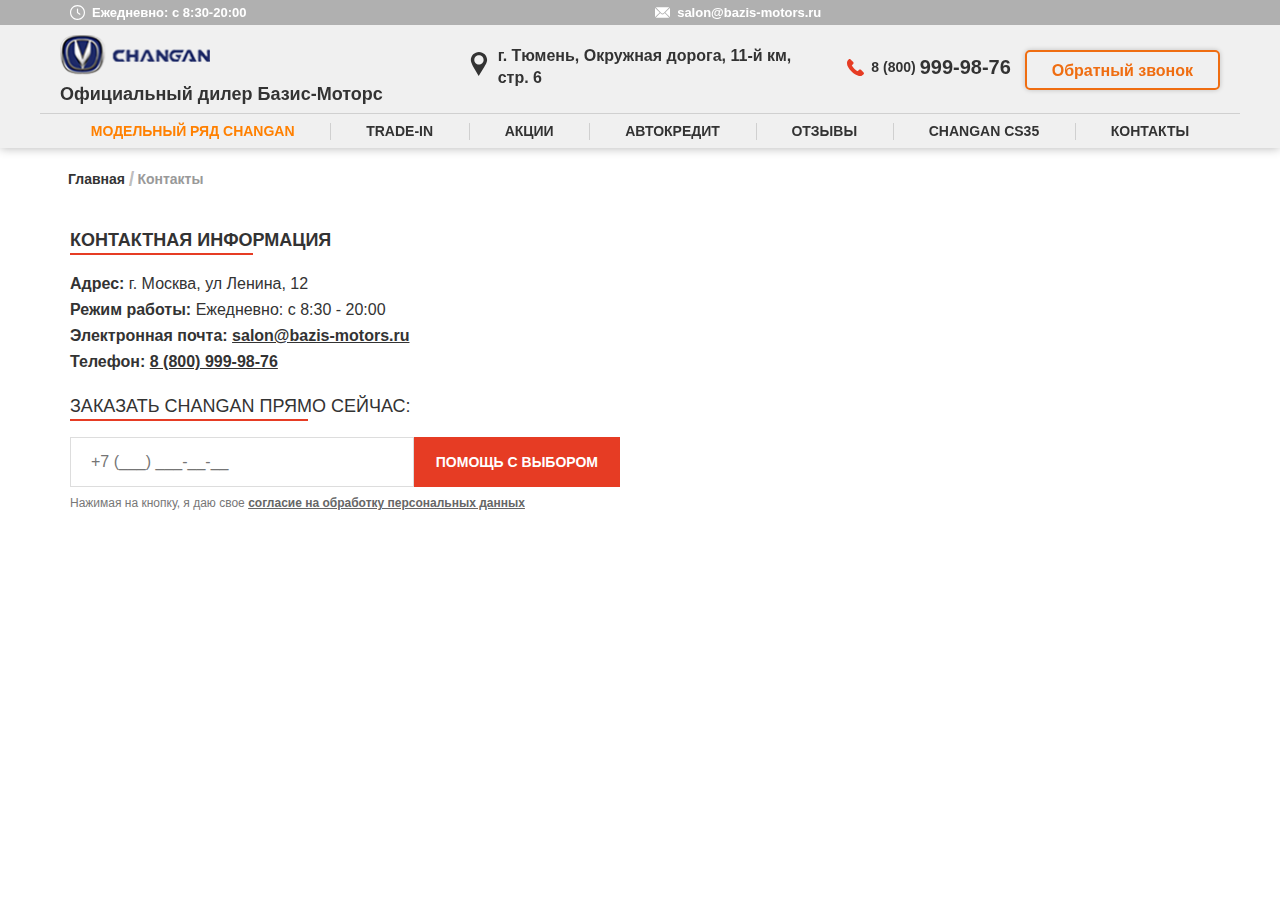
<file: contacts/index.html>
<!DOCTYPE html>
<html lang="ru">

<head>
	<meta charset="UTF-8">
	<title>page2</title>
	<meta name="description" content="">
	<link rel="stylesheet" href="../css/style.css">
<meta name="viewport" content="width=device-width, initial-scale=1.0">
<meta http-equiv="X-UA-Compatible" content="IE=edge">
<meta name="format-detection" content="telephone=no">
<style>
	:root{
		--colorR: #e63c24;
		--colorO: #ef6d11;
	}
</style></head>

<body>
	<div class="wrapper container">
<header class="main-header">
	<div class="main-header__top-row container">
		<div class="main-header__top-row-item"><svg version="1.1" xmlns="http://www.w3.org/2000/svg" xmlns:xlink="http://www.w3.org/1999/xlink" x="0px" y="0px" viewBox="0 0 512 512" style="enable-background:new 0 0 512 512;" xml:space="preserve"><path d="M347.216,301.211l-71.387-53.54V138.609c0-10.966-8.864-19.83-19.83-19.83c-10.966,0-19.83,8.864-19.83,19.83v118.978c0,6.246,2.935,12.136,7.932,15.864l79.318,59.489c3.569,2.677,7.734,3.966,11.878,3.966c6.048,0,11.997-2.717,15.884-7.952C357.766,320.208,355.981,307.775,347.216,301.211z"/><path d="M256,0C114.833,0,0,114.833,0,256s114.833,256,256,256s256-114.833,256-256S397.167,0,256,0z M256,472.341c-119.275,0-216.341-97.066-216.341-216.341S136.725,39.659,256,39.659c119.295,0,216.341,97.066,216.341,216.341S375.275,472.341,256,472.341z"/></svg>Ежедневно: с 8:30-20:00</div>
		<a class="main-header__top-row-item" href="mailto:salon@bazis-motors.ru"><svg version="1.1" xmlns="http://www.w3.org/2000/svg" xmlns:xlink="http://www.w3.org/1999/xlink" x="0px" y="0px" viewBox="0 0 512 512" style="enable-background:new 0 0 512 512;" xml:space="preserve"><path d="M507.49,101.721L352.211,256L507.49,410.279c2.807-5.867,4.51-12.353,4.51-19.279V121C512,114.073,510.297,107.588,507.49,101.721z"/><path d="M467,76H45c-6.927,0-13.412,1.703-19.279,4.51l198.463,197.463c17.548,17.548,46.084,17.548,63.632,0L486.279,80.51C480.412,77.703,473.927,76,467,76z"/><path d="M4.51,101.721C1.703,107.588,0,114.073,0,121v270c0,6.927,1.703,13.413,4.51,19.279L159.789,256L4.51,101.721z"/><path d="M331,277.211l-21.973,21.973c-29.239,29.239-76.816,29.239-106.055,0L181,277.211L25.721,431.49C31.588,434.297,38.073,436,45,436h422c6.927,0,13.412-1.703,19.279-4.51L331,277.211z"/></svg>salon@bazis-motors.ru</a>
	</div>
	<div class="main-header__mid-row container">
		<a href="../" class="main-header__mid-row-item main-header__mid-row-logo">
			<img src="../images/logo.png" alt="логотип копании">
			<span class="text">Официальный дилер Базис-Моторс</span>
		</a>
		<div class="main-header__mid-row-item main-header__mid-row-address"><svg version="1.1" xmlns="http://www.w3.org/2000/svg" xmlns:xlink="http://www.w3.org/1999/xlink" x="0px" y="0px" viewBox="0 0 35.219 35.219" style="enable-background:new 0 0 35.219 35.219;" xml:space="preserve"><path d="M17.612,0C11.005,0,5.648,5.321,5.648,11.885c0,3.358,3.294,9.374,3.294,9.374l8.229,13.96l8.586-13.797c0,0,3.814-5.74,3.814-9.537C29.572,5.321,24.216,0,17.612,0z M17.556,18.431c-3.784,0-6.849-3.065-6.849-6.853c0-3.783,3.064-6.846,6.849-6.846c3.782,0,6.85,3.063,6.85,6.846C24.406,15.366,21.338,18.431,17.556,18.431z"/></svg>г. Тюмень, Окружная дорога, 11-й км, стр. 6</div>
		<div class="main-header__mid-row-item main-header__mid-row-phone">
			<a href="#!" class="main-header__mid-row-phone-item item-phone phone-type1"><svg width="14" height="14" viewBox="0 0 14 14" fill="none" xmlns="http://www.w3.org/2000/svg"><path d="M13.6861 11.0641L11.5241 8.9018C11.0934 8.47288 10.3802 8.48591 9.9346 8.93172L8.84533 10.0207C8.77652 9.98282 8.70528 9.9432 8.63039 9.90117C7.94253 9.52004 7.00108 8.99764 6.0104 8.00624C5.01678 7.01274 4.4939 6.06984 4.1116 5.38154C4.07126 5.30862 4.03261 5.23831 3.99444 5.17154L4.7255 4.44157L5.08491 4.08171C5.53124 3.63526 5.54355 2.9223 5.11391 2.49214L2.95183 0.329579C2.52219 -0.0999814 1.80871 -0.0869498 1.36238 0.359503L0.753031 0.97235L0.769683 0.988881C0.56536 1.24959 0.394622 1.55029 0.267564 1.87455C0.15044 2.1832 0.0775198 2.47774 0.0441766 2.77288C-0.241312 5.13965 0.840231 7.30269 3.7754 10.2379C7.83269 14.2949 11.1023 13.9884 11.2434 13.9735C11.5506 13.9367 11.845 13.8633 12.1442 13.7471C12.4657 13.6216 12.7662 13.4511 13.0267 13.2472L13.04 13.259L13.6573 12.6545C14.1027 12.2082 14.1156 11.495 13.6861 11.0641Z" fill="#F73A18"/></svg><span class="pre">8 (800)</span> 999-98-76</a>
			<span class="btn btn-type1">Обратный звонок</span>
		</div>
	</div>
	<div class="main-menu js-menu-body container">
		<a href="#!" class="main-menu__phone item-phone phone-type1"><svg width="14" height="14" viewBox="0 0 14 14" fill="none" xmlns="http://www.w3.org/2000/svg"><path d="M13.6861 11.0641L11.5241 8.9018C11.0934 8.47288 10.3802 8.48591 9.9346 8.93172L8.84533 10.0207C8.77652 9.98282 8.70528 9.9432 8.63039 9.90117C7.94253 9.52004 7.00108 8.99764 6.0104 8.00624C5.01678 7.01274 4.4939 6.06984 4.1116 5.38154C4.07126 5.30862 4.03261 5.23831 3.99444 5.17154L4.7255 4.44157L5.08491 4.08171C5.53124 3.63526 5.54355 2.9223 5.11391 2.49214L2.95183 0.329579C2.52219 -0.0999814 1.80871 -0.0869498 1.36238 0.359503L0.753031 0.97235L0.769683 0.988881C0.56536 1.24959 0.394622 1.55029 0.267564 1.87455C0.15044 2.1832 0.0775198 2.47774 0.0441766 2.77288C-0.241312 5.13965 0.840231 7.30269 3.7754 10.2379C7.83269 14.2949 11.1023 13.9884 11.2434 13.9735C11.5506 13.9367 11.845 13.8633 12.1442 13.7471C12.4657 13.6216 12.7662 13.4511 13.0267 13.2472L13.04 13.259L13.6573 12.6545C14.1027 12.2082 14.1156 11.495 13.6861 11.0641Z" fill="#F73A18"/></svg><span class="pre">8 (800)</span> 999-98-76</a>
		<div class="main-menu__menu-icon js-menu-icon">
			<span></span>
			<span></span>
			<span></span>
		</div>
		<div class="main-menu__list js-menu-list">
			<a href="#!" class="main-menu__item active">Модельный ряд Changan</a>
			<a href="#!" class="main-menu__item">trade-in</a>
			<a href="#!" class="main-menu__item">акции</a>
			<a href="../credit/" class="main-menu__item">Автокредит</a>
			<a href="../reviews" class="main-menu__item">отзывы</a>
			<a href="../cs35" class="main-menu__item">changan cs35</a>
			<a href="../contacts/" class="main-menu__item">Контакты</a>
		</div>
	</div>
</header>
<div class="main-menu__overflow js-overflow"></div>		<nav aria-label="breadcrumb">
			<ul class="breadcrumb" itemscope itemtype="http://schema.org/BreadcrumbList">
				<li itemprop='itemListElement' itemscope itemtype='http://schema.org/ListItem' >
					<a href="../" title='Главная' itemprop='item'><span itemprop='name'>Главная</span></a>
					<meta itemprop='position' content='1'>
				</li>
				<li itemprop='itemListElement' itemscope itemtype='http://schema.org/ListItem' aria-current="page" class="active">
					<meta itemprop='item' content='url контакты'>
					<span itemprop='name'>Контакты</span>
					<meta itemprop='position' content='2'>
				</li>
			</ul>
		</nav>
		<main>
			<section class="contscts-block">
				<div class="contscts-block__column">
					<div class="title v2 m-b-2">Контактная информация</div>
					<ul class="contscts-block__list">
						<li class="contscts-block__list-item"><span class="name">Адрес: </span><span class="value">г. Москва, ул Ленина, 12</span></li>
						<li class="contscts-block__list-item"><span class="name">Режим работы: </span><span class="value">Ежедневно: с 8:30 - 20:00</span></li>
						<li class="contscts-block__list-item"><span class="name">Электронная почта: </span><span class="value"><a href="mailto:salon@bazis-motors.ru">salon@bazis-motors.ru</a></span></li>
						<li class="contscts-block__list-item"><span class="name">Телефон: </span><span class="value"><a href="tel:88009999876" class="">8 (800) 999-98-76</a></span></li>
					</ul>
					<div class="title v3 m-b-2">Заказать Changan прямо сейчас:</div>
					<form name="Форма страница контакты" class="banner-block__form m-b-1">
						<input type="tel" name="Телефон" placeholder="+7 (___) ___-__-__">
						<button type="submit">Помощь с выбором</button>
					</form>
					<span class="form-agree m-b-2">Нажимая на кнопку, я даю свое <a href="#!">согласие на обработку персональных данных</a></span>
				</div>
				<div class="contscts-block__column">
					<div class="contscts-block__map">
						<iframe src="https://www.google.com/maps/embed?pb=!1m14!1m12!1m3!1d12051.37112418122!2d111.1397375541792!3d37.5201848849858!2m3!1f0!2f0!3f0!3m2!1i1024!2i768!4f13.1!5e0!3m2!1sru!2sru!4v1610522171191!5m2!1sru!2sru" allowfullscreen="" aria-hidden="false" tabindex="0"></iframe>
					</div>
				</div>
			</section>
		</main>
	</div>
<footer class="footer-block">
	<div class="container">
		<div class="footer-block__logo"></div>
		<div class="footer-block__body">
			<div class="footer-block__column"></div>
			<div class="footer-block__column"></div>
			<div class="footer-block__column"></div>
		</div>
	</div>
	<div class="footer-block__bottom-row">
		
	</div>
</footer>	<script src="https://code.jquery.com/jquery-3.5.1.min.js" integrity="sha256-9/aliU8dGd2tb6OSsuzixeV4y/faTqgFtohetphbbj0=" crossorigin="anonymous"></script>
	<script src="../js/main.js"></script>
</body>
</html>
</file>
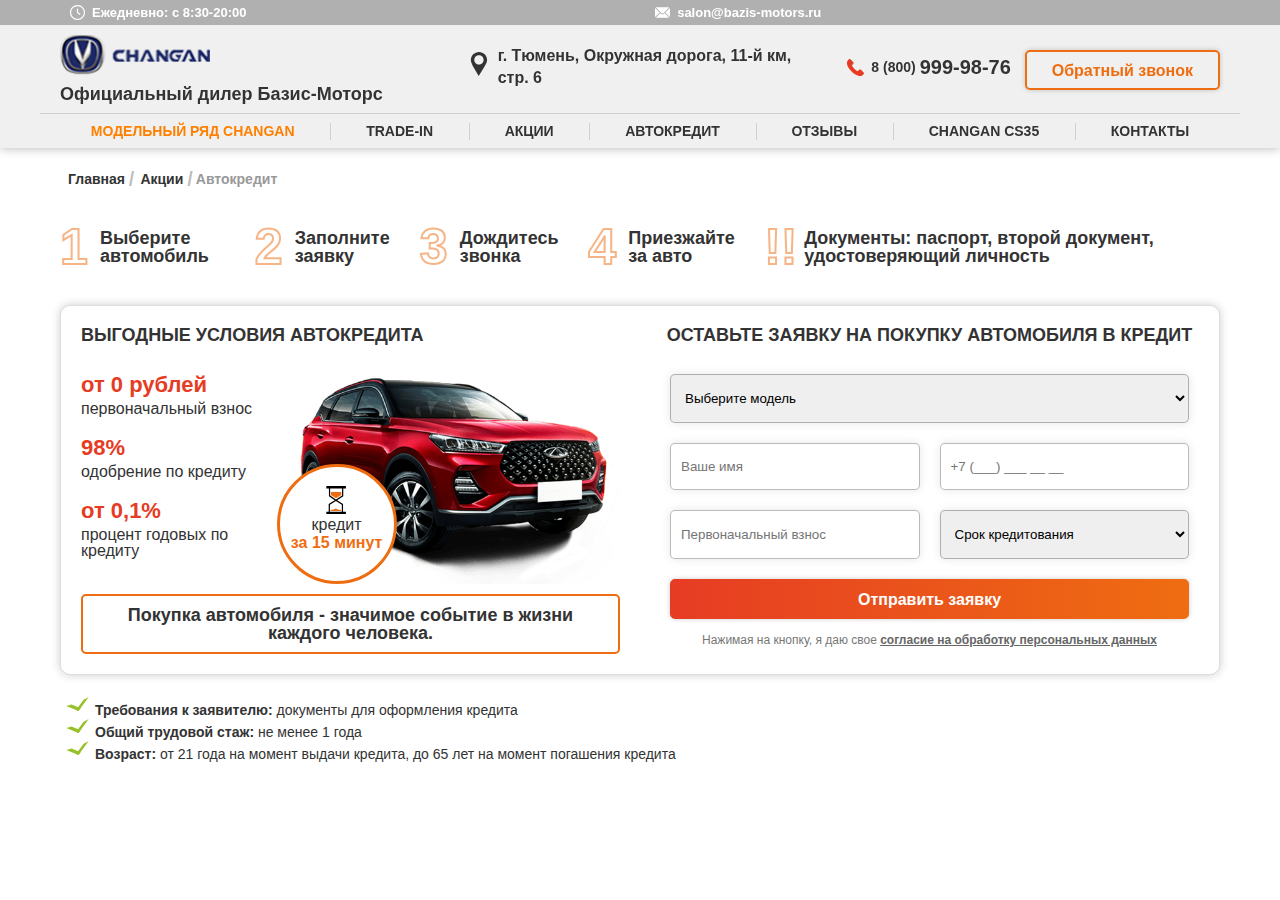
<file: credit/index.html>
<!DOCTYPE html>
<html lang="ru">

<head>
	<meta charset="UTF-8">
	<title>page2</title>
	<meta name="description" content="">
	<link rel="stylesheet" href="../css/style.css">
<meta name="viewport" content="width=device-width, initial-scale=1.0">
<meta http-equiv="X-UA-Compatible" content="IE=edge">
<meta name="format-detection" content="telephone=no">
<style>
	:root{
		--colorR: #e63c24;
		--colorO: #ef6d11;
	}
</style></head>

<body>
	<div class="wrapper container">
<header class="main-header">
	<div class="main-header__top-row container">
		<div class="main-header__top-row-item"><svg version="1.1" xmlns="http://www.w3.org/2000/svg" xmlns:xlink="http://www.w3.org/1999/xlink" x="0px" y="0px" viewBox="0 0 512 512" style="enable-background:new 0 0 512 512;" xml:space="preserve"><path d="M347.216,301.211l-71.387-53.54V138.609c0-10.966-8.864-19.83-19.83-19.83c-10.966,0-19.83,8.864-19.83,19.83v118.978c0,6.246,2.935,12.136,7.932,15.864l79.318,59.489c3.569,2.677,7.734,3.966,11.878,3.966c6.048,0,11.997-2.717,15.884-7.952C357.766,320.208,355.981,307.775,347.216,301.211z"/><path d="M256,0C114.833,0,0,114.833,0,256s114.833,256,256,256s256-114.833,256-256S397.167,0,256,0z M256,472.341c-119.275,0-216.341-97.066-216.341-216.341S136.725,39.659,256,39.659c119.295,0,216.341,97.066,216.341,216.341S375.275,472.341,256,472.341z"/></svg>Ежедневно: с 8:30-20:00</div>
		<a class="main-header__top-row-item" href="mailto:salon@bazis-motors.ru"><svg version="1.1" xmlns="http://www.w3.org/2000/svg" xmlns:xlink="http://www.w3.org/1999/xlink" x="0px" y="0px" viewBox="0 0 512 512" style="enable-background:new 0 0 512 512;" xml:space="preserve"><path d="M507.49,101.721L352.211,256L507.49,410.279c2.807-5.867,4.51-12.353,4.51-19.279V121C512,114.073,510.297,107.588,507.49,101.721z"/><path d="M467,76H45c-6.927,0-13.412,1.703-19.279,4.51l198.463,197.463c17.548,17.548,46.084,17.548,63.632,0L486.279,80.51C480.412,77.703,473.927,76,467,76z"/><path d="M4.51,101.721C1.703,107.588,0,114.073,0,121v270c0,6.927,1.703,13.413,4.51,19.279L159.789,256L4.51,101.721z"/><path d="M331,277.211l-21.973,21.973c-29.239,29.239-76.816,29.239-106.055,0L181,277.211L25.721,431.49C31.588,434.297,38.073,436,45,436h422c6.927,0,13.412-1.703,19.279-4.51L331,277.211z"/></svg>salon@bazis-motors.ru</a>
	</div>
	<div class="main-header__mid-row container">
		<a href="../" class="main-header__mid-row-item main-header__mid-row-logo">
			<img src="../images/logo.png" alt="логотип копании">
			<span class="text">Официальный дилер Базис-Моторс</span>
		</a>
		<div class="main-header__mid-row-item main-header__mid-row-address"><svg version="1.1" xmlns="http://www.w3.org/2000/svg" xmlns:xlink="http://www.w3.org/1999/xlink" x="0px" y="0px" viewBox="0 0 35.219 35.219" style="enable-background:new 0 0 35.219 35.219;" xml:space="preserve"><path d="M17.612,0C11.005,0,5.648,5.321,5.648,11.885c0,3.358,3.294,9.374,3.294,9.374l8.229,13.96l8.586-13.797c0,0,3.814-5.74,3.814-9.537C29.572,5.321,24.216,0,17.612,0z M17.556,18.431c-3.784,0-6.849-3.065-6.849-6.853c0-3.783,3.064-6.846,6.849-6.846c3.782,0,6.85,3.063,6.85,6.846C24.406,15.366,21.338,18.431,17.556,18.431z"/></svg>г. Тюмень, Окружная дорога, 11-й км, стр. 6</div>
		<div class="main-header__mid-row-item main-header__mid-row-phone">
			<a href="#!" class="main-header__mid-row-phone-item item-phone phone-type1"><svg width="14" height="14" viewBox="0 0 14 14" fill="none" xmlns="http://www.w3.org/2000/svg"><path d="M13.6861 11.0641L11.5241 8.9018C11.0934 8.47288 10.3802 8.48591 9.9346 8.93172L8.84533 10.0207C8.77652 9.98282 8.70528 9.9432 8.63039 9.90117C7.94253 9.52004 7.00108 8.99764 6.0104 8.00624C5.01678 7.01274 4.4939 6.06984 4.1116 5.38154C4.07126 5.30862 4.03261 5.23831 3.99444 5.17154L4.7255 4.44157L5.08491 4.08171C5.53124 3.63526 5.54355 2.9223 5.11391 2.49214L2.95183 0.329579C2.52219 -0.0999814 1.80871 -0.0869498 1.36238 0.359503L0.753031 0.97235L0.769683 0.988881C0.56536 1.24959 0.394622 1.55029 0.267564 1.87455C0.15044 2.1832 0.0775198 2.47774 0.0441766 2.77288C-0.241312 5.13965 0.840231 7.30269 3.7754 10.2379C7.83269 14.2949 11.1023 13.9884 11.2434 13.9735C11.5506 13.9367 11.845 13.8633 12.1442 13.7471C12.4657 13.6216 12.7662 13.4511 13.0267 13.2472L13.04 13.259L13.6573 12.6545C14.1027 12.2082 14.1156 11.495 13.6861 11.0641Z" fill="#F73A18"/></svg><span class="pre">8 (800)</span> 999-98-76</a>
			<span class="btn btn-type1">Обратный звонок</span>
		</div>
	</div>
	<div class="main-menu js-menu-body container">
		<a href="#!" class="main-menu__phone item-phone phone-type1"><svg width="14" height="14" viewBox="0 0 14 14" fill="none" xmlns="http://www.w3.org/2000/svg"><path d="M13.6861 11.0641L11.5241 8.9018C11.0934 8.47288 10.3802 8.48591 9.9346 8.93172L8.84533 10.0207C8.77652 9.98282 8.70528 9.9432 8.63039 9.90117C7.94253 9.52004 7.00108 8.99764 6.0104 8.00624C5.01678 7.01274 4.4939 6.06984 4.1116 5.38154C4.07126 5.30862 4.03261 5.23831 3.99444 5.17154L4.7255 4.44157L5.08491 4.08171C5.53124 3.63526 5.54355 2.9223 5.11391 2.49214L2.95183 0.329579C2.52219 -0.0999814 1.80871 -0.0869498 1.36238 0.359503L0.753031 0.97235L0.769683 0.988881C0.56536 1.24959 0.394622 1.55029 0.267564 1.87455C0.15044 2.1832 0.0775198 2.47774 0.0441766 2.77288C-0.241312 5.13965 0.840231 7.30269 3.7754 10.2379C7.83269 14.2949 11.1023 13.9884 11.2434 13.9735C11.5506 13.9367 11.845 13.8633 12.1442 13.7471C12.4657 13.6216 12.7662 13.4511 13.0267 13.2472L13.04 13.259L13.6573 12.6545C14.1027 12.2082 14.1156 11.495 13.6861 11.0641Z" fill="#F73A18"/></svg><span class="pre">8 (800)</span> 999-98-76</a>
		<div class="main-menu__menu-icon js-menu-icon">
			<span></span>
			<span></span>
			<span></span>
		</div>
		<div class="main-menu__list js-menu-list">
			<a href="#!" class="main-menu__item active">Модельный ряд Changan</a>
			<a href="#!" class="main-menu__item">trade-in</a>
			<a href="#!" class="main-menu__item">акции</a>
			<a href="../credit/" class="main-menu__item">Автокредит</a>
			<a href="../reviews" class="main-menu__item">отзывы</a>
			<a href="../cs35" class="main-menu__item">changan cs35</a>
			<a href="../contacts/" class="main-menu__item">Контакты</a>
		</div>
	</div>
</header>
<div class="main-menu__overflow js-overflow"></div>		<nav aria-label="breadcrumb">
			<ul class="breadcrumb" itemscope itemtype="http://schema.org/BreadcrumbList">
				<li itemprop='itemListElement' itemscope itemtype='http://schema.org/ListItem' >
					<a href="../" title='Главная' itemprop='item'><span itemprop='name'>Главная</span></a>
					<meta itemprop='position' content='1'>
				</li>
				<li itemprop='itemListElement' itemscope itemtype='http://schema.org/ListItem' aria-current="page">
					<a href="#!" title='акции' itemprop='item'><span itemprop='name'>Акции</span></a>
					<meta itemprop='position' content='2'>
				</li>
				<li itemprop='itemListElement' itemscope itemtype='http://schema.org/ListItem' aria-current="page" class="active">
					<meta itemprop='item' content='url автокредит'>
					<span itemprop='name'>Автокредит</span>
					<meta itemprop='position' content='3'>
				</li>
			</ul>
		</nav>
		<main>
			<section class="credit-block">
				<ul class="credit-block__step-list">
					<li class="credit-block__step-item"><span>1</span> Выберите автомобиль</li>
					<li class="credit-block__step-item"><span>2</span> Заполните заявку</li>
					<li class="credit-block__step-item"><span>3</span> Дождитесь звонка</li>
					<li class="credit-block__step-item"><span>4</span> Приезжайте за авто</li>
					<li class="credit-block__step-item"><span>!!</span> Документы: паспорт, второй документ, удостоверяющий личность</li>
				</ul>
				<div class="credit-block__body">
					<div class="credit-block__column">
						<div class="credit-block__column-title">Выгодные условия автокредита</div>
						<div class="credit-block__image-block">
							<ul class="credit-block__image-block-list">
								<li class="credit-block__image-block-list-item">
									<span class="credit-block__image-block-list-item-title">от 0 рублей</span>
									<span class="credit-block__image-block-list-item-value">первоначальный взнос</span>
								</li>
								<li class="credit-block__image-block-list-item">
									<span class="credit-block__image-block-list-item-title">98%</span>
									<span class="credit-block__image-block-list-item-value">одобрение по кредиту</span>
								</li>
								<li class="credit-block__image-block-list-item">
									<span class="credit-block__image-block-list-item-title">от 0,1%</span>
									<span class="credit-block__image-block-list-item-value">процент годовых по кредиту</span>
								</li>
							</ul>
							<div class="credit-block__image-block-image">
								<div class="credit-block__image-block-label">
									<span class="credit-block__image-block-label-icon"><svg version="1.1" xmlns="http://www.w3.org/2000/svg" xmlns:xlink="http://www.w3.org/1999/xlink" x="0px" y="0px" width="28.274px" height="28.273px" viewBox="0 0 28.274 28.273" style="enable-background:new 0 0 28.274 28.273;" xml:space="preserve"><path d="M21.295,2.601h2.636V0h-2.636h-1.225H8.149H6.924H4.342v2.601h1.53h1.052v7.674l5.817,3.876l-6.079,3.77l0.027,0.044l-0.014,0.008v7.7H5.872h-1.53v2.601h19.589v-2.601h-2.885v-7.69l-5.896-3.823l6.156-3.817l-0.027-0.044l0.016-0.009V2.601z M19.821,18.871v6.802H7.901v-7.018l6.008-3.725L19.821,18.871z M20.071,9.607l-6.103,3.785L8.149,9.615V2.601h11.921V9.607z"/><polygon points="19.342,9.004 19.342,6.122 8.884,6.122 8.884,8.991 13.961,12.346 "/><polygon points="11.455,23.605 8.578,23.992 8.578,25.093 19.178,25.093 19.178,23.992 16.558,23.673 13.879,22.621 "/></svg></span>
									<span class="credit-block__image-block-label-text">кредит <strong>за 15 минут</strong></span></div>
								<img src="/images/colors/1/red.png" alt="">
							</div>
						</div>
						<div class="credit-block__image-block-text md4-dn">Покупка автомобиля - значимое событие в жизни каждого человека.</div>
					</div>
					<div class="credit-block__column">
						<form action="#!" name="Автокредит" class="credit-block__form">
							<div class="credit-block__form-title">Оставьте заявку на покупку автомобиля в кредит</div>
							<div class="credit-block__form-input">
								<div class="credit-block__form-input-item fb100">
									<select class="credit-block__form-input-select-model" name="Модель">
										<option value="0">Выберите модель</option>
										<option value="#1">#1</option>
										<option value="#2">#2</option>
										<option value="#3">#3</option>
									</select>
								</div>
								<div class="credit-block__form-input-item fb50"><input class="credit-block__form-input-name" name="Имя" type="text" placeholder="Ваше имя"></div>
								<div class="credit-block__form-input-item fb50"><input class="credit-block__form-input-phone" name="Телефон" type="tel" placeholder="+7 (___) ___ __ __"></div>
								<div class="credit-block__form-input-item fb50"><input class="credit-block__form-input-money" name="Первоначальный взнос" type="number" placeholder="Первоначальный взнос"></div>
								<div class="credit-block__form-input-item fb50">
									<select class="credit-block__form-input-select-years" name="Срок кредитования">
										<option value="0">Срок кредитования</option>
										<option value="#1">#1</option>
										<option value="#2">#2</option>
										<option value="#3">#3</option>
									</select>
								</div>
								<button class="credit-block__form-btn btn btn-type6" type="submit">Отправить заявку</button>
							</div>
						</form>
						<span class="form-agree m-b-2">Нажимая на кнопку, я даю свое <a href="#!">согласие на обработку персональных данных</a></span>
					</div>
				</div>
				<ul class="credit-block__check-list">
					<li class="credit-block__check-list-item"><span class="icon"></span><strong>Требования к заявителю: </strong><span class="text">документы для оформления кредита</span></li>
					<li class="credit-block__check-list-item"><span class="icon"></span><strong>Общий трудовой стаж: </strong><span class="text">не менее 1 года</span></li>
					<li class="credit-block__check-list-item"><span class="icon"></span><strong>Возраст: </strong><span class="text">от 21 года на момент выдачи кредита, до 65 лет на момент погашения кредита</span></li>
				</ul>
			</section>
		</main>
	</div>
<footer class="footer-block">
	<div class="container">
		<div class="footer-block__logo"></div>
		<div class="footer-block__body">
			<div class="footer-block__column"></div>
			<div class="footer-block__column"></div>
			<div class="footer-block__column"></div>
		</div>
	</div>
	<div class="footer-block__bottom-row">
		
	</div>
</footer>	<script src="https://code.jquery.com/jquery-3.5.1.min.js" integrity="sha256-9/aliU8dGd2tb6OSsuzixeV4y/faTqgFtohetphbbj0=" crossorigin="anonymous"></script>
	<script src="../js/main.js"></script>
</body>
</html>
</file>
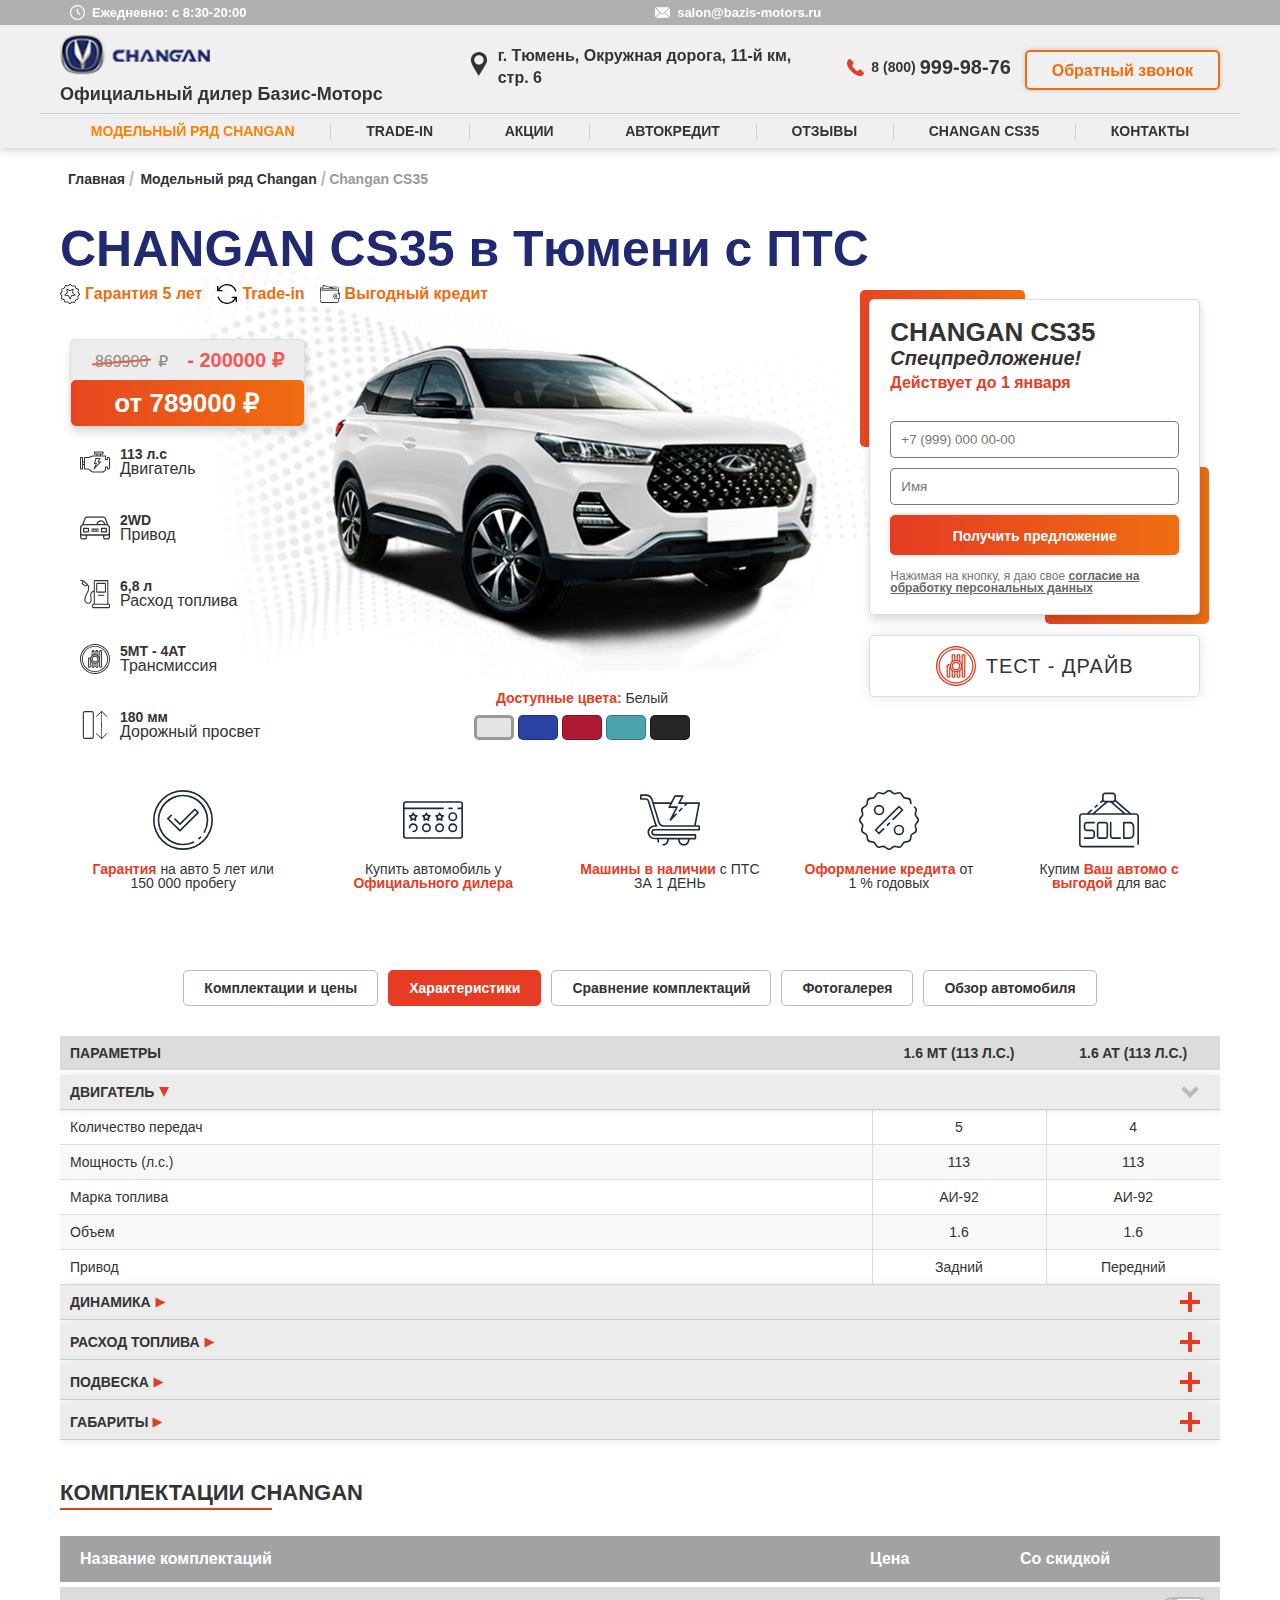
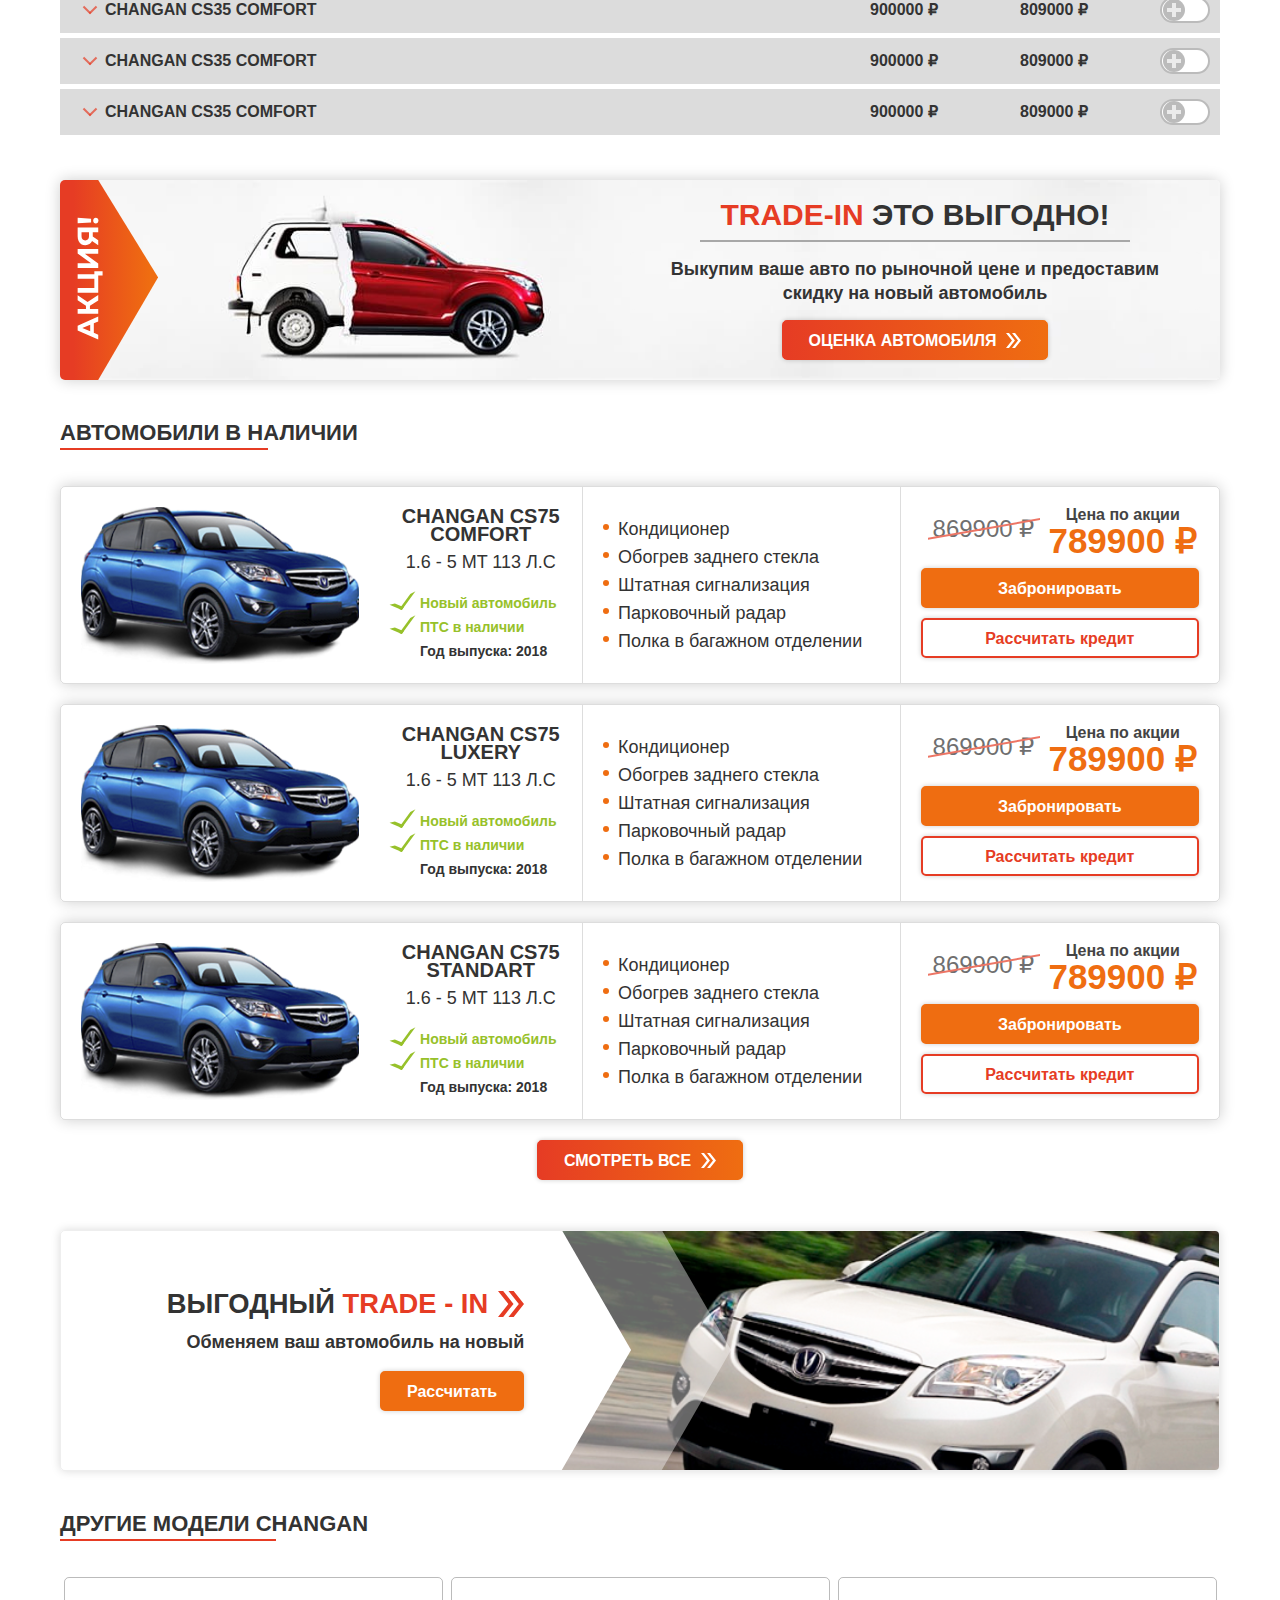
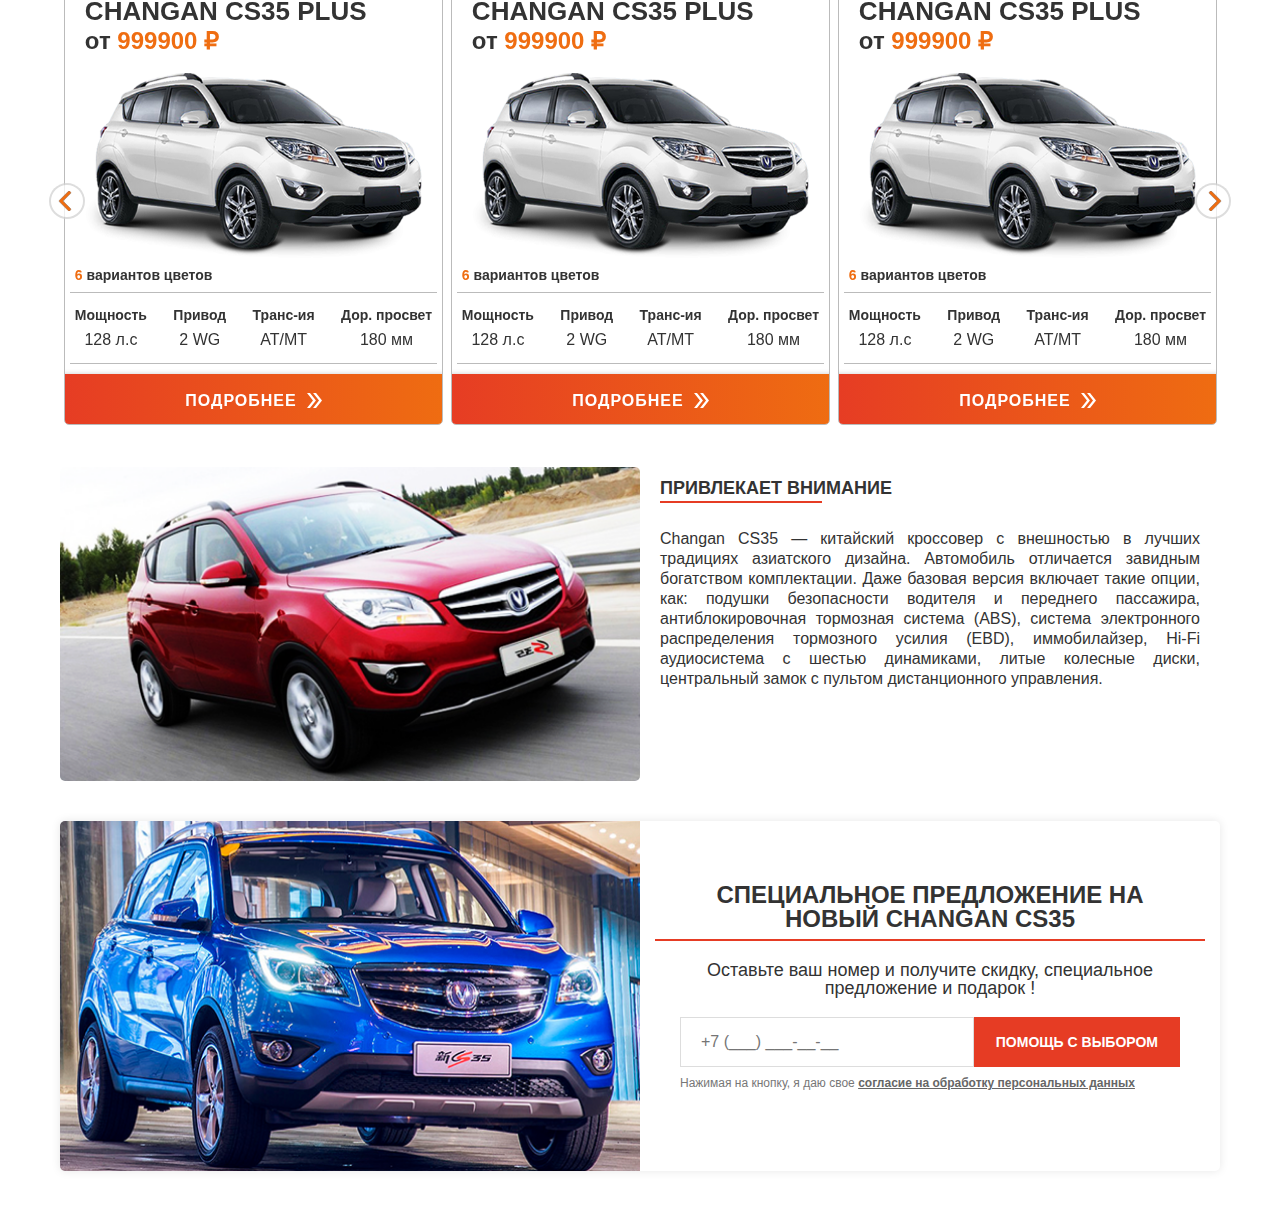
<file: cs35/index.html>
<!DOCTYPE html>
<html lang="ru">

<head>
	<meta charset="UTF-8">
	<title>page2</title>
	<meta name="description" content="">
	<link rel="stylesheet" href="../css/style.css">
<meta name="viewport" content="width=device-width, initial-scale=1.0">
<meta http-equiv="X-UA-Compatible" content="IE=edge">
<meta name="format-detection" content="telephone=no">
<style>
	:root{
		--colorR: #e63c24;
		--colorO: #ef6d11;
	}
</style></head>

<body>
	<div class="wrapper container">
<header class="main-header">
	<div class="main-header__top-row container">
		<div class="main-header__top-row-item"><svg version="1.1" xmlns="http://www.w3.org/2000/svg" xmlns:xlink="http://www.w3.org/1999/xlink" x="0px" y="0px" viewBox="0 0 512 512" style="enable-background:new 0 0 512 512;" xml:space="preserve"><path d="M347.216,301.211l-71.387-53.54V138.609c0-10.966-8.864-19.83-19.83-19.83c-10.966,0-19.83,8.864-19.83,19.83v118.978c0,6.246,2.935,12.136,7.932,15.864l79.318,59.489c3.569,2.677,7.734,3.966,11.878,3.966c6.048,0,11.997-2.717,15.884-7.952C357.766,320.208,355.981,307.775,347.216,301.211z"/><path d="M256,0C114.833,0,0,114.833,0,256s114.833,256,256,256s256-114.833,256-256S397.167,0,256,0z M256,472.341c-119.275,0-216.341-97.066-216.341-216.341S136.725,39.659,256,39.659c119.295,0,216.341,97.066,216.341,216.341S375.275,472.341,256,472.341z"/></svg>Ежедневно: с 8:30-20:00</div>
		<a class="main-header__top-row-item" href="mailto:salon@bazis-motors.ru"><svg version="1.1" xmlns="http://www.w3.org/2000/svg" xmlns:xlink="http://www.w3.org/1999/xlink" x="0px" y="0px" viewBox="0 0 512 512" style="enable-background:new 0 0 512 512;" xml:space="preserve"><path d="M507.49,101.721L352.211,256L507.49,410.279c2.807-5.867,4.51-12.353,4.51-19.279V121C512,114.073,510.297,107.588,507.49,101.721z"/><path d="M467,76H45c-6.927,0-13.412,1.703-19.279,4.51l198.463,197.463c17.548,17.548,46.084,17.548,63.632,0L486.279,80.51C480.412,77.703,473.927,76,467,76z"/><path d="M4.51,101.721C1.703,107.588,0,114.073,0,121v270c0,6.927,1.703,13.413,4.51,19.279L159.789,256L4.51,101.721z"/><path d="M331,277.211l-21.973,21.973c-29.239,29.239-76.816,29.239-106.055,0L181,277.211L25.721,431.49C31.588,434.297,38.073,436,45,436h422c6.927,0,13.412-1.703,19.279-4.51L331,277.211z"/></svg>salon@bazis-motors.ru</a>
	</div>
	<div class="main-header__mid-row container">
		<a href="../" class="main-header__mid-row-item main-header__mid-row-logo">
			<img src="../images/logo.png" alt="логотип копании">
			<span class="text">Официальный дилер Базис-Моторс</span>
		</a>
		<div class="main-header__mid-row-item main-header__mid-row-address"><svg version="1.1" xmlns="http://www.w3.org/2000/svg" xmlns:xlink="http://www.w3.org/1999/xlink" x="0px" y="0px" viewBox="0 0 35.219 35.219" style="enable-background:new 0 0 35.219 35.219;" xml:space="preserve"><path d="M17.612,0C11.005,0,5.648,5.321,5.648,11.885c0,3.358,3.294,9.374,3.294,9.374l8.229,13.96l8.586-13.797c0,0,3.814-5.74,3.814-9.537C29.572,5.321,24.216,0,17.612,0z M17.556,18.431c-3.784,0-6.849-3.065-6.849-6.853c0-3.783,3.064-6.846,6.849-6.846c3.782,0,6.85,3.063,6.85,6.846C24.406,15.366,21.338,18.431,17.556,18.431z"/></svg>г. Тюмень, Окружная дорога, 11-й км, стр. 6</div>
		<div class="main-header__mid-row-item main-header__mid-row-phone">
			<a href="#!" class="main-header__mid-row-phone-item item-phone phone-type1"><svg width="14" height="14" viewBox="0 0 14 14" fill="none" xmlns="http://www.w3.org/2000/svg"><path d="M13.6861 11.0641L11.5241 8.9018C11.0934 8.47288 10.3802 8.48591 9.9346 8.93172L8.84533 10.0207C8.77652 9.98282 8.70528 9.9432 8.63039 9.90117C7.94253 9.52004 7.00108 8.99764 6.0104 8.00624C5.01678 7.01274 4.4939 6.06984 4.1116 5.38154C4.07126 5.30862 4.03261 5.23831 3.99444 5.17154L4.7255 4.44157L5.08491 4.08171C5.53124 3.63526 5.54355 2.9223 5.11391 2.49214L2.95183 0.329579C2.52219 -0.0999814 1.80871 -0.0869498 1.36238 0.359503L0.753031 0.97235L0.769683 0.988881C0.56536 1.24959 0.394622 1.55029 0.267564 1.87455C0.15044 2.1832 0.0775198 2.47774 0.0441766 2.77288C-0.241312 5.13965 0.840231 7.30269 3.7754 10.2379C7.83269 14.2949 11.1023 13.9884 11.2434 13.9735C11.5506 13.9367 11.845 13.8633 12.1442 13.7471C12.4657 13.6216 12.7662 13.4511 13.0267 13.2472L13.04 13.259L13.6573 12.6545C14.1027 12.2082 14.1156 11.495 13.6861 11.0641Z" fill="#F73A18"/></svg><span class="pre">8 (800)</span> 999-98-76</a>
			<span class="btn btn-type1">Обратный звонок</span>
		</div>
	</div>
	<div class="main-menu js-menu-body container">
		<a href="#!" class="main-menu__phone item-phone phone-type1"><svg width="14" height="14" viewBox="0 0 14 14" fill="none" xmlns="http://www.w3.org/2000/svg"><path d="M13.6861 11.0641L11.5241 8.9018C11.0934 8.47288 10.3802 8.48591 9.9346 8.93172L8.84533 10.0207C8.77652 9.98282 8.70528 9.9432 8.63039 9.90117C7.94253 9.52004 7.00108 8.99764 6.0104 8.00624C5.01678 7.01274 4.4939 6.06984 4.1116 5.38154C4.07126 5.30862 4.03261 5.23831 3.99444 5.17154L4.7255 4.44157L5.08491 4.08171C5.53124 3.63526 5.54355 2.9223 5.11391 2.49214L2.95183 0.329579C2.52219 -0.0999814 1.80871 -0.0869498 1.36238 0.359503L0.753031 0.97235L0.769683 0.988881C0.56536 1.24959 0.394622 1.55029 0.267564 1.87455C0.15044 2.1832 0.0775198 2.47774 0.0441766 2.77288C-0.241312 5.13965 0.840231 7.30269 3.7754 10.2379C7.83269 14.2949 11.1023 13.9884 11.2434 13.9735C11.5506 13.9367 11.845 13.8633 12.1442 13.7471C12.4657 13.6216 12.7662 13.4511 13.0267 13.2472L13.04 13.259L13.6573 12.6545C14.1027 12.2082 14.1156 11.495 13.6861 11.0641Z" fill="#F73A18"/></svg><span class="pre">8 (800)</span> 999-98-76</a>
		<div class="main-menu__menu-icon js-menu-icon">
			<span></span>
			<span></span>
			<span></span>
		</div>
		<div class="main-menu__list js-menu-list">
			<a href="#!" class="main-menu__item active">Модельный ряд Changan</a>
			<a href="#!" class="main-menu__item">trade-in</a>
			<a href="#!" class="main-menu__item">акции</a>
			<a href="../credit/" class="main-menu__item">Автокредит</a>
			<a href="../reviews" class="main-menu__item">отзывы</a>
			<a href="../cs35" class="main-menu__item">changan cs35</a>
			<a href="../contacts/" class="main-menu__item">Контакты</a>
		</div>
	</div>
</header>
<div class="main-menu__overflow js-overflow"></div>		<nav aria-label="breadcrumb">
			<ul class="breadcrumb" itemscope itemtype="http://schema.org/BreadcrumbList">
				<li itemprop='itemListElement' itemscope itemtype='http://schema.org/ListItem' >
					<a href="../" title='Главная' itemprop='item'><span itemprop='name'>Главная</span></a>
					<meta itemprop='position' content='1'>
				</li>
				<li itemprop='itemListElement' itemscope itemtype='http://schema.org/ListItem' aria-current="page">
					<a href="../" title='??? Модельный ряд Changan ???' itemprop='item'><span itemprop='name'>Модельный ряд Changan</span></a>
					<meta itemprop='position' content='2'>
				</li>
				<li itemprop='itemListElement' itemscope itemtype='http://schema.org/ListItem' aria-current="page" class="active">
					<meta itemprop='item' content='??? Changan CS35 ????'>
					<span itemprop='name'>Changan CS35</span>
					<meta itemprop='position' content='3'>
				</li>
			</ul>
		</nav>
		<main>
<section class="cart-model m-b-4">
	<div class="cart-model__body">
		<div class="cart-model__row cart-model__title-body">
			<div class="cart-model__title-text"><h1><span>Changan CS35</span> в Тюмени с ПТС</h1></div>
			<ul class="cart-model__title-list">
				<li class="cart-model__title-list-item">
					<svg width="20" height="20" viewBox="0 0 20 20" fill="none" xmlns="http://www.w3.org/2000/svg"><g clip-path="url(#clip0)"><path d="M15.5383 11.4512C15.4812 11.5106 15.4059 11.5492 15.3244 11.561V11.5499L11.8762 12.0504L10.3337 15.1909C10.2424 15.3742 10.0197 15.4487 9.83644 15.3574C9.76437 15.3215 9.70592 15.263 9.67 15.1909L8.12755 12.0652L4.67927 11.5647C4.47664 11.5353 4.33616 11.3472 4.36559 11.1445C4.37741 11.063 4.41602 10.9878 4.47534 10.9307L6.97071 8.49832L6.38116 5.06487C6.34761 4.86284 6.48415 4.67189 6.68613 4.63833C6.76566 4.62513 6.84733 4.63819 6.9188 4.67555L10 6.29216L13.0849 4.67184C13.2664 4.57692 13.4904 4.64709 13.5853 4.8285C13.6227 4.89992 13.6358 4.98163 13.6225 5.06117L13.033 8.49461L15.5284 10.9269C15.6759 11.069 15.6803 11.3037 15.5383 11.4512ZM12.3767 8.88764C12.2896 8.80305 12.2494 8.68116 12.2692 8.56135L12.7623 5.67296L10.1669 7.03744C10.0589 7.09412 9.92997 7.09412 9.82202 7.03744L7.22655 5.67296L7.71969 8.56135C7.73943 8.68116 7.69925 8.80305 7.61216 8.88764L5.51353 10.9307L8.41305 11.3533C8.53365 11.3715 8.63761 11.4477 8.69114 11.5573L10 14.175L11.2977 11.5499C11.3513 11.4403 11.4552 11.364 11.5758 11.3459L14.4753 10.9232L12.3767 8.88764Z" fill="black"/><path d="M19.9261 10.4707L18.3206 12.4543L18.5616 14.972C18.5735 15.1323 18.4806 15.2821 18.3317 15.3427L15.981 16.3031L14.9279 18.6019C14.8591 18.7506 14.7008 18.8366 14.5386 18.8133L12.0358 18.4425L9.97428 19.9256C9.84246 20.0245 9.66115 20.0245 9.52934 19.9256L7.54565 18.3201L5.02804 18.5611C4.86675 18.5724 4.71668 18.4779 4.65726 18.3275L3.69693 15.9805L1.39808 14.9275C1.24935 14.8587 1.16338 14.7004 1.18674 14.5381L1.55752 12.0354L0.074389 9.97381C-0.0244708 9.842 -0.0244708 9.66069 0.074389 9.52887L1.6428 7.54519L1.40179 5.02758C1.39048 4.86629 1.48498 4.71621 1.63538 4.65679L4.01951 3.69647L5.07254 1.39762C5.14132 1.24889 5.29964 1.16291 5.46186 1.18627L7.96464 1.55705L10.0262 0.0739233C10.158 -0.0249365 10.3393 -0.0249365 10.4711 0.0739233L12.4548 1.64233L14.9724 1.40132C15.1328 1.38946 15.2825 1.48229 15.3432 1.63121L16.3035 4.01905L18.6024 5.07207C18.7511 5.14085 18.837 5.29917 18.8137 5.46139L18.4429 7.96417L19.9261 10.0257C20.0249 10.1575 20.0249 10.3388 19.9261 10.4707ZM17.7422 8.27192C17.6878 8.19424 17.6652 8.09872 17.6791 8.00496L18.024 5.63195L15.8401 4.63455C15.7537 4.59455 15.6859 4.52285 15.651 4.43432L14.7648 2.20963L12.3769 2.43581C12.2824 2.44447 12.1883 2.41662 12.1137 2.35794L10.2301 0.874813L8.27609 2.26525C8.21348 2.31058 8.1383 2.33519 8.06104 2.3357H8.00913L5.63612 1.99087L4.63872 4.17107C4.59872 4.25746 4.52702 4.32518 4.4385 4.36017L2.2138 5.24634L2.43998 7.63418C2.44865 7.72868 2.42079 7.82286 2.36212 7.89743L0.878987 9.78101L2.26942 11.735C2.32379 11.8127 2.34636 11.9082 2.33245 12.002L1.98763 14.375L4.17153 15.3724C4.25793 15.4124 4.32564 15.4841 4.36063 15.5726L5.2468 17.7973L7.63464 17.5711C7.72914 17.5625 7.82332 17.5903 7.8979 17.649L9.78147 19.1321L11.7355 17.7417C11.8132 17.6873 11.9087 17.6648 12.0025 17.6787L14.3755 18.0235L15.3729 15.8396C15.4129 15.7532 15.4846 15.6855 15.5731 15.6505L17.7978 14.7643L17.5716 12.3765C17.5629 12.282 17.5908 12.1878 17.6495 12.1132L19.1326 10.2297L17.7422 8.27192Z" fill="black"/></g><defs><clipPath id="clip0"><rect width="20" height="20" transform="matrix(1 0 0 -1 0 20)" fill="white"/></clipPath></defs></svg>
					Гарантия 5 лет
				</li>
				<li class="cart-model__title-list-item">
					<svg width="20" height="20" viewBox="0 0 20 20" fill="none" xmlns="http://www.w3.org/2000/svg"><g clip-path="url(#clip0)"><path d="M7.15403 0.416784C4.90384 1.08563 2.96096 2.52533 1.66611 4.48344C1.48829 4.80429 1.37724 5.15779 1.33969 5.52269V2.01191H0.00732422V7.34136H5.33677V6.009H2.32563C3.81738 3.13922 6.76598 1.32192 10 1.27911C13.8354 1.32371 17.1971 3.85449 18.3007 7.52789L19.5797 7.14817C18.0073 1.85807 12.4441 -1.15565 7.15403 0.416784Z" fill="black"/><path d="M14.6633 12.6708V14.0032H17.6744C16.1827 16.873 13.2341 18.6903 10 18.7331C6.1647 18.6885 2.80294 16.1577 1.69942 12.4843L0.420349 12.864C1.99953 18.1521 7.56655 21.1587 12.8546 19.5796C15.1708 18.8879 17.1577 17.3801 18.4472 15.3356C18.5854 15.0748 18.6585 14.7846 18.6604 14.4895V18.0003H19.9927V12.6708H14.6633V12.6708Z" fill="black"/></g><defs><clipPath id="clip0"><rect width="20" height="20" fill="white"/></clipPath></defs></svg>
					Trade-in
				</li>
				<li class="cart-model__title-list-item">
					<svg width="20" height="20" viewBox="0 0 20 20" fill="none" xmlns="http://www.w3.org/2000/svg"><path d="M19.1211 8.53482H18.8283V7.65576V4.53077C18.8283 3.50764 17.9959 2.67526 16.9729 2.67526H8.92682L3.49859 1.12433C3.49702 1.1239 3.49542 1.12366 3.49386 1.12323C3.49226 1.1228 3.49074 1.12218 3.48913 1.12179C3.48585 1.12097 3.48261 1.12058 3.47937 1.11987C3.47433 1.11882 3.46929 1.11773 3.46425 1.1169C3.45968 1.11616 3.45519 1.11569 3.45062 1.11515C3.44531 1.11452 3.44003 1.11398 3.43476 1.11366C3.43046 1.11343 3.4262 1.11339 3.42191 1.11331C3.41644 1.11323 3.41101 1.11319 3.40558 1.11343C3.40156 1.11358 3.39753 1.11398 3.39355 1.11429C3.38796 1.11476 3.38238 1.11526 3.37687 1.11608C3.37312 1.11663 3.36941 1.11733 3.3657 1.118C3.35999 1.11901 3.35437 1.12011 3.34878 1.12148C3.34531 1.12233 3.34191 1.12331 3.33847 1.12429C3.33277 1.12593 3.32714 1.12761 3.32152 1.12956C3.31835 1.13069 3.31523 1.1319 3.31206 1.13315C3.3064 1.13534 3.30077 1.13765 3.29527 1.14019C3.29234 1.14155 3.28949 1.14304 3.2866 1.14448C3.28109 1.14726 3.27566 1.15007 3.27035 1.15323C3.26757 1.15483 3.26492 1.15655 3.26218 1.15827C3.25695 1.16155 3.25179 1.16491 3.24679 1.16855C3.24417 1.17042 3.24163 1.17245 3.23906 1.17444C3.23425 1.17815 3.22949 1.18194 3.22492 1.18597C3.22234 1.18823 3.21988 1.19062 3.21738 1.19296C3.21308 1.19702 3.20882 1.20108 3.20476 1.20538C3.20222 1.20808 3.19984 1.21089 3.19738 1.2137C3.19367 1.21796 3.18999 1.22226 3.18652 1.22675C3.18402 1.22999 3.18167 1.23331 3.17929 1.23663C3.1762 1.24097 3.17316 1.24534 3.17035 1.24983C3.16792 1.25366 3.1657 1.25765 3.16347 1.26159C3.16101 1.26593 3.15855 1.2703 3.15632 1.2748C3.15413 1.27917 3.15218 1.28366 3.15019 1.28815C3.14824 1.29257 3.14632 1.29698 3.1446 1.30151C3.14281 1.30628 3.14124 1.31116 3.13964 1.31608C3.13863 1.31925 3.13738 1.32222 3.13644 1.32542C3.13597 1.32702 3.13578 1.32858 3.13535 1.33015C3.13492 1.33175 3.13429 1.33327 3.1339 1.33487L2.7989 2.67518H1.85566C0.834608 2.67518 0.00367187 3.5042 0.000312499 4.52452C0.000273437 4.52662 0 4.52862 0 4.53069V14.6869C0 14.8486 0.13164 14.9799 0.292968 14.9799C0.454687 14.9799 0.585936 14.8486 0.585936 14.6869V5.88197C0.918123 6.19432 1.36476 6.38627 1.85566 6.38627H16.9729C16.9732 6.38627 16.9735 6.38623 16.9739 6.38623C17.6734 6.38678 18.2424 6.95607 18.2424 7.6558V9.70673H15.0193C15.0191 9.70673 15.0189 9.70677 15.0187 9.70677C15.0102 9.70677 15.0018 9.70728 14.9934 9.70802C14.9841 9.70884 14.9749 9.71017 14.9658 9.71185C14.9644 9.71208 14.9631 9.7122 14.9617 9.71247C14.9541 9.714 14.9466 9.71603 14.9391 9.71814C14.9375 9.71861 14.9358 9.71892 14.9342 9.71943C14.9276 9.72146 14.9211 9.72388 14.9147 9.72634C14.9122 9.72728 14.9097 9.72806 14.9072 9.72908C14.9018 9.7313 14.8967 9.73392 14.8915 9.73646C14.888 9.7381 14.8845 9.73962 14.8812 9.74138C14.8771 9.74353 14.8733 9.74599 14.8694 9.74833C14.8651 9.75091 14.8606 9.75341 14.8564 9.75622C14.8536 9.7581 14.8509 9.76025 14.8482 9.76224C14.8432 9.76583 14.8382 9.76939 14.8334 9.77333C14.8313 9.77505 14.8294 9.77697 14.8274 9.77872C14.8223 9.78318 14.8172 9.78759 14.8124 9.79243C14.8095 9.79529 14.8069 9.79841 14.8042 9.80138C14.8004 9.80548 14.7965 9.8095 14.7929 9.81388C14.7869 9.82126 14.7812 9.82892 14.7759 9.83685C14.7758 9.83697 14.7757 9.83712 14.7756 9.83728L13.2132 12.1811C13.2023 12.1974 13.1931 12.2147 13.1858 12.2327C13.183 12.2394 13.1808 12.2463 13.1785 12.2531C13.1779 12.2551 13.177 12.2571 13.1764 12.2592C13.1742 12.2664 13.1725 12.2737 13.1709 12.281C13.1705 12.2829 13.1699 12.2848 13.1695 12.2867C13.1683 12.2933 13.1674 12.2999 13.1666 12.3065C13.1662 12.3093 13.1657 12.3121 13.1654 12.3149C13.1649 12.3204 13.1647 12.3257 13.1645 12.3312C13.1643 12.3353 13.164 12.3395 13.164 12.3436C13.164 12.3477 13.1643 12.3517 13.1645 12.3557C13.1647 12.3613 13.1649 12.3668 13.1654 12.3724C13.1657 12.3751 13.1662 12.3778 13.1665 12.3805C13.1674 12.3872 13.1683 12.3939 13.1696 12.4006C13.1699 12.4024 13.1705 12.4042 13.1709 12.4061C13.1725 12.4134 13.1742 12.4207 13.1764 12.4281C13.177 12.4301 13.1779 12.4321 13.1786 12.4342C13.1808 12.441 13.183 12.4479 13.1858 12.4546C13.1931 12.4725 13.2024 12.4899 13.2133 12.5063L14.7757 14.8497C14.7758 14.8498 14.7758 14.8499 14.7759 14.85C14.7822 14.8593 14.7891 14.8682 14.7963 14.8768C14.7987 14.8796 14.8013 14.8822 14.8037 14.8849C14.8087 14.8903 14.8138 14.8955 14.8192 14.9006C14.8224 14.9036 14.8255 14.9064 14.8287 14.9092C14.8344 14.9141 14.8403 14.9187 14.8463 14.9231C14.8491 14.9251 14.8517 14.9273 14.8545 14.9292C14.8633 14.9352 14.8724 14.9407 14.8818 14.9457C14.8842 14.9469 14.8866 14.948 14.889 14.9491C14.8965 14.9529 14.9042 14.9564 14.912 14.9595C14.915 14.9607 14.9181 14.9618 14.9212 14.9629C14.9286 14.9655 14.9362 14.9679 14.944 14.9699C14.9471 14.9707 14.9502 14.9716 14.9534 14.9724C14.9614 14.9742 14.9694 14.9756 14.9776 14.9768C14.9806 14.9772 14.9835 14.9778 14.9865 14.9782C14.9965 14.9793 15.0068 14.9799 15.0172 14.98C15.018 14.98 15.0188 14.9802 15.0197 14.9802C15.0198 14.9802 15.02 14.9801 15.0202 14.9801H18.2425V17.0312C18.2425 17.7313 17.673 18.3008 16.973 18.3008H1.85582C1.15582 18.3008 0.586288 17.7313 0.586288 17.0312C0.586288 17.0297 0.586093 17.0282 0.586054 17.0267V15.8589C0.586054 15.6976 0.454804 15.566 0.293085 15.566C0.131758 15.566 0.000117187 15.6976 0.000117187 15.8589V17.0312C0.000117187 17.0343 0.000468749 17.0372 0.000585936 17.0402C0.00546874 18.0592 0.835741 18.8868 1.85582 18.8868H16.973C17.996 18.8868 18.8283 18.0545 18.8284 17.0315C18.8284 17.0315 18.8284 17.0314 18.8284 17.0314V14.9801H19.1213C19.6058 14.9801 20 14.5859 20 14.1014V9.41357C19.9999 8.92904 19.6057 8.53482 19.1211 8.53482ZM3.6289 1.77093L8.79838 3.24799C8.79862 3.24807 8.79889 3.24811 8.79912 3.24819L12.2638 4.23811H3.01226L3.6289 1.77093ZM18.2423 6.30443C17.9102 5.99217 17.4636 5.80025 16.9729 5.80025C16.9724 5.80025 16.9719 5.80033 16.9713 5.80033H1.85566C1.15562 5.80033 0.586093 5.2308 0.586093 4.53077C0.586093 3.83073 1.15562 3.2612 1.85566 3.2612H2.65246L2.40832 4.23811H1.85574C1.69394 4.23811 1.56277 4.36928 1.56277 4.53108C1.56277 4.69287 1.69394 4.82405 1.85574 4.82405H2.63605C2.63644 4.82405 2.63687 4.82412 2.6373 4.82412C2.63761 4.82412 2.63792 4.82405 2.6382 4.82405H14.3546C14.355 4.82405 14.3554 4.82412 14.3557 4.82412C14.356 4.82412 14.3563 4.82405 14.3567 4.82405H16.5819C16.7437 4.82405 16.8749 4.69287 16.8749 4.53108C16.8749 4.36928 16.7437 4.23811 16.5819 4.23811H14.3966L10.9775 3.2612H16.9728C17.6728 3.2612 18.2423 3.83073 18.2423 4.53077V6.30443ZM19.4139 14.1012C19.4139 14.2627 19.2826 14.394 19.1211 14.394H15.1761L13.8089 12.3435L15.1761 10.2926H19.1211C19.1252 10.2926 19.1292 10.2922 19.1333 10.292C19.2316 10.2906 19.3259 10.2731 19.4139 10.242V14.1012V14.1012ZM19.1211 9.70638C19.1191 9.70638 19.1171 9.70665 19.1151 9.70669H18.8283V9.12076H19.1211C19.2826 9.12076 19.4139 9.25212 19.4139 9.41357C19.4139 9.57501 19.2826 9.70638 19.1211 9.70638Z" fill="black"/><path d="M16.1913 11.2692C15.599 11.2692 15.1171 11.7511 15.1171 12.3435C15.1171 12.9358 15.599 13.4177 16.1913 13.4177C16.7837 13.4177 17.2656 12.9358 17.2656 12.3435C17.2656 11.7511 16.7837 11.2692 16.1913 11.2692ZM16.1913 12.8318C15.9221 12.8318 15.7031 12.6127 15.7031 12.3435C15.7031 12.0742 15.9221 11.8552 16.1913 11.8552C16.4606 11.8552 16.6796 12.0742 16.6796 12.3435C16.6796 12.6127 16.4606 12.8318 16.1913 12.8318Z" fill="black"/></svg>
					Выгодный кредит
				</li>
			</ul>
		</div>
		<div class="cart-model__row cart-model__content-body">
			<div class="cart-model__content-column">
				<div class="cart-model__content-price">
					<div class="cart-model__content-price-old">
						<span><span class="item-price price-old">869900</span> ₽</span>
						<p class="cart-model__content-price-discount">- <span class="item-price">200000</span> ₽</p>
					</div>
					<div class="cart-model__content-price-value">от <span class="item-price">789000</span> ₽</div>
				</div>
				<ul class="cart-model__content-list">
					<li class="cart-model__content-list-item">
						<svg width="25" height="25" viewBox="0 0 25 25" fill="none" xmlns="http://www.w3.org/2000/svg"><path d="M23.75 8.33333H22.9167C22.6866 8.33333 22.5 8.5199 22.5 8.75V10H21.6667V7.5C21.6667 7.2699 21.4801 7.08333 21.25 7.08333H17.5V6.25H19.1667C19.3968 6.25 19.5833 6.06344 19.5833 5.83333V4.16667C19.5833 3.93656 19.3968 3.75 19.1667 3.75H12.0833C11.8532 3.75 11.6667 3.93656 11.6667 4.16667V5.83333C11.6667 6.06344 11.8532 6.25 12.0833 6.25H13.75V7.08333H10.4167C10.3666 7.08328 10.3169 7.09219 10.27 7.10958L7.0075 8.33333H3.75C3.5199 8.33333 3.33333 8.5199 3.33333 8.75V12.0833H2.5V8.75C2.5 8.5199 2.31344 8.33333 2.08333 8.33333H0.416667C0.186562 8.33333 0 8.5199 0 8.75V18.3333C0 18.5634 0.186562 18.75 0.416667 18.75H2.08333C2.31344 18.75 2.5 18.5634 2.5 18.3333V15H3.33333V18.3333C3.33333 18.5634 3.5199 18.75 3.75 18.75H6.94458L10.1667 21.1667C10.2388 21.2208 10.3265 21.25 10.4167 21.25H19.1667C19.2613 21.2501 19.3532 21.2179 19.4271 21.1587L21.5104 19.4921C21.6092 19.413 21.6667 19.2932 21.6667 19.1667V17.0833H22.5V18.3333C22.5 18.5634 22.6866 18.75 22.9167 18.75H23.75C24.4404 18.75 25 18.1904 25 17.5V9.58333C25 8.89297 24.4404 8.33333 23.75 8.33333ZM1.66667 12.5V17.9167H0.833333V9.16667H1.66667V12.5ZM3.33333 14.1667H2.5V12.9167H3.33333V14.1667ZM12.5 5.41667V4.58333H18.75V5.41667H12.5ZM16.6667 6.25V7.08333H14.5833V6.25H16.6667ZM24.1667 17.5C24.1667 17.7301 23.9801 17.9167 23.75 17.9167H23.3333V16.6667C23.3333 16.4366 23.1468 16.25 22.9167 16.25H21.25C21.0199 16.25 20.8333 16.4366 20.8333 16.6667V18.9667L19.0204 20.4167H10.5554L7.33333 18C7.2612 17.9459 7.17349 17.9167 7.08333 17.9167H4.16667V9.16667H7.08333C7.13339 9.16672 7.18307 9.15781 7.23 9.14042L10.4925 7.91667H20.8333V10.4167C20.8333 10.6468 21.0199 10.8333 21.25 10.8333H22.9167C23.1468 10.8333 23.3333 10.6468 23.3333 10.4167V9.16667H23.75C23.9801 9.16667 24.1667 9.35323 24.1667 9.58333V17.5Z" fill="#333333"/><path d="M17.367 12.1949C17.2899 12.1232 17.1886 12.0834 17.0833 12.0833H15.7183L17.0283 9.79166C17.1434 9.59239 17.0751 9.33754 16.8758 9.22249C16.8122 9.18577 16.7401 9.1665 16.6667 9.16666H13.3333C13.1493 9.16666 12.987 9.28744 12.9342 9.46374L11.6842 13.6304C11.6181 13.8508 11.7433 14.0831 11.9637 14.1491C12.0025 14.1607 12.0428 14.1667 12.0833 14.1667H13.1029L11.2875 18.1608C11.1925 18.3704 11.2854 18.6173 11.495 18.7123C11.6579 18.7861 11.8497 18.7478 11.9717 18.6171L17.3883 12.7837C17.545 12.6153 17.5355 12.3516 17.367 12.1949ZM13.1083 16.1667L14.1292 13.9208C14.2235 13.7109 14.1298 13.4643 13.9199 13.3699C13.8665 13.3459 13.8086 13.3334 13.75 13.3333H12.6433L13.6433 9.99999H15.9483L14.6383 12.2917C14.5233 12.4909 14.5916 12.7458 14.7908 12.8608C14.8544 12.8975 14.9266 12.9168 15 12.9167H16.1279L13.1083 16.1667Z" fill="#333333"/></svg>
						<div>
							<div class="cart-model__content-list-item-value"><strong>113 л.с</strong></div>
							<div class="cart-model__content-list-item-title">Двигатель</div>
						</div>
					</li>
					<li class="cart-model__content-list-item">
						<svg width="25" height="25" viewBox="0 0 25 25" fill="none" xmlns="http://www.w3.org/2000/svg"><path d="M24.0438 10.016L23.4989 9.43911L21.5865 4.2842C21.2607 3.41347 20.4274 2.83655 19.4979 2.83121H5.83868C4.90919 2.83121 4.07585 3.41347 3.75 4.2842L1.86432 9.37501L1.07906 10.1015C0.395299 10.6838 0 11.5385 0 12.4359V19.9466C0.00534188 21.1752 1.00427 22.1688 2.23291 22.1688H3.64316C4.87179 22.1688 5.87073 21.1752 5.87607 19.9466V18.8568H19.1239V19.9466C19.1293 21.1752 20.1282 22.1688 21.3568 22.1688H22.7671C23.9957 22.1688 24.9947 21.1752 25 19.9466V12.2383C24.9947 11.3996 24.6528 10.5983 24.0438 10.016ZM4.75427 4.64745C4.92521 4.19339 5.35791 3.89958 5.83868 3.89958H19.5032C19.984 3.89958 20.4167 4.19873 20.5876 4.64745L22.2543 9.13463H21.0096C20.7158 7.13142 18.8515 5.74787 16.8483 6.04702C15.2511 6.28206 13.9957 7.5374 13.7607 9.13463H3.08761L4.75427 4.64745ZM19.9199 9.13463H14.8397C15.1335 7.72971 16.5118 6.83228 17.9167 7.12608C18.9209 7.33975 19.7062 8.12501 19.9199 9.13463ZM4.80769 19.9466C4.80235 20.5876 4.28419 21.1004 3.64316 21.1004H2.23291C1.59188 21.1004 1.07372 20.5876 1.06838 19.9466V18.547C1.38889 18.7554 1.8109 18.8568 2.23291 18.8568H4.80769V19.9466ZM23.9316 19.9466C23.9263 20.5876 23.4081 21.1004 22.7671 21.1004H21.3568C20.7158 21.1004 20.1976 20.5823 20.1923 19.9466V18.8568H22.7671C23.1891 18.8568 23.6111 18.7554 23.9316 18.547V19.9466ZM22.7671 17.7885H2.23291C1.59722 17.7938 1.07372 17.2863 1.06838 16.6453V12.4359C1.06838 11.8483 1.33013 11.2874 1.77885 10.9081C1.78419 10.9028 1.79487 10.8921 1.80021 10.8868L2.52671 10.203H22.7564L23.2692 10.7532C23.2746 10.7639 23.2906 10.7692 23.2959 10.7799C23.6966 11.1592 23.9263 11.688 23.9263 12.2383V16.6453H23.9316C23.9263 17.281 23.4028 17.7938 22.7671 17.7885Z" fill="#333333"/><path d="M7.05128 12.3398H3.04487C2.75107 12.3398 2.51068 12.5801 2.51068 12.8739V15.6517C2.51068 15.9455 2.75107 16.1859 3.04487 16.1859H7.05128C7.34508 16.1859 7.58547 15.9455 7.58547 15.6517V12.8739C7.58547 12.5801 7.34508 12.3398 7.05128 12.3398ZM6.51709 15.1175H3.57906V13.4081H6.51709V15.1175Z" fill="#333333"/><path d="M21.9551 12.3398H17.9487C17.6549 12.3398 17.4146 12.5801 17.4146 12.8739V15.6517C17.4146 15.9455 17.6549 16.1859 17.9487 16.1859H21.9551C22.249 16.1859 22.4893 15.9455 22.4893 15.6517V12.8739C22.4893 12.5801 22.249 12.3398 21.9551 12.3398ZM21.421 15.1175H18.4829V13.4081H21.421V15.1175Z" fill="#333333"/><path d="M15.0801 14.5833H9.91987C9.62607 14.5833 9.38568 14.8237 9.38568 15.1175C9.38568 15.4113 9.62607 15.6517 9.91987 15.6517H15.0801C15.3739 15.6517 15.6143 15.4113 15.6143 15.1175C15.6143 14.8237 15.3739 14.5833 15.0801 14.5833Z" fill="#333333"/><path d="M15.0801 12.9273H9.91987C9.62607 12.9273 9.38568 13.1677 9.38568 13.4615C9.38568 13.7553 9.62607 13.9957 9.91987 13.9957H15.0801C15.3739 13.9957 15.6143 13.7553 15.6143 13.4615C15.6143 13.1677 15.3739 12.9273 15.0801 12.9273Z" fill="#333333"/></svg>
						<div>
							<div class="cart-model__content-list-item-value"><strong>2WD</strong></div>
							<div class="cart-model__content-list-item-title">Привод</div>
						</div>
					</li>
					<li class="cart-model__content-list-item">
						<svg width="25" height="25" viewBox="0 0 25 25" fill="none" xmlns="http://www.w3.org/2000/svg"><g clip-path="url(#clip0123)"><path d="M23.9689 20.6625H23.6213C23.6249 20.6134 23.6249 20.5642 23.6213 20.5152V1.95587C23.6213 1.38642 23.1597 0.924794 22.5902 0.924794H12.5152C11.9457 0.924794 11.4841 1.38642 11.4841 1.95587V9.61527C10.5248 9.848 9.6854 10.4272 9.12737 11.2414C8.44303 12.2273 8.23151 13.4662 8.54997 14.6233C8.97418 16.2495 9.02721 18.4059 8.14932 19.3015C7.64387 19.7495 6.93287 19.8831 6.29928 19.6491C5.61774 19.5412 5.03585 19.0986 4.74972 18.4707C3.81292 16.3084 6.15198 12.2195 6.15788 12.2018C6.29928 11.9897 9.55747 6.92859 6.22858 3.9532C6.09306 3.8118 2.88201 0.418095 0.401538 0.748038C0.149367 0.780591 -0.0287138 1.0114 0.00383862 1.26358C0.0363911 1.51575 0.267204 1.69383 0.519375 1.66128C1.11548 1.62548 1.70968 1.7582 2.2339 2.04425L1.57402 2.83964C1.21638 3.28279 1.28576 3.93192 1.7289 4.28956C1.73612 4.29537 1.74341 4.30112 1.75077 4.30672L3.96611 6.07427C4.14824 6.22024 4.37493 6.29927 4.60832 6.29816H4.6967C4.96831 6.26752 5.21651 6.12965 5.38604 5.91519L6.02825 5.10801C8.0197 7.65329 5.43907 11.7069 5.37426 11.7717C5.26821 11.9543 2.79363 16.2848 3.9013 18.8419C4.31078 19.7298 5.13409 20.3567 6.09896 20.5152C6.39613 20.5872 6.70059 20.6248 7.0063 20.6271C7.66693 20.647 8.30649 20.3933 8.77386 19.926C9.95223 18.6946 9.85796 16.1847 9.39839 14.4053C8.90959 12.7674 9.8366 11.0424 11.4723 10.5462V20.5152C11.4688 20.5642 11.4688 20.6134 11.4723 20.6625H11.1777C10.6084 20.6495 10.1363 21.1004 10.1234 21.6697C10.1232 21.6777 10.1231 21.6856 10.1231 21.6936V23.2431C10.1229 23.8126 10.5844 24.2743 11.1539 24.2745C11.1618 24.2745 11.1698 24.2744 11.1777 24.2742H23.9689C24.5384 24.2742 25 23.8126 25 23.2431V21.6936C25 21.1242 24.5384 20.6625 23.9689 20.6625ZM5.35069 4.56006L4.6967 5.36725C4.67173 5.39759 4.63564 5.41667 4.59654 5.42027C4.55868 5.42521 4.52038 5.41453 4.49048 5.39082L2.27515 3.62326C2.21903 3.56596 2.21903 3.47434 2.27515 3.41705L2.92914 2.60397C2.95411 2.57363 2.9902 2.55455 3.0293 2.55094C3.06716 2.54601 3.10546 2.55669 3.13536 2.5804L5.35069 4.34796C5.38155 4.37248 5.40077 4.40879 5.40372 4.44812C5.40335 4.49142 5.38398 4.53237 5.35069 4.56006ZM12.3561 1.95587C12.3561 1.87449 12.422 1.80857 12.5034 1.80857H22.602C22.6834 1.80857 22.7493 1.87449 22.7493 1.95587V20.5152C22.7493 20.5966 22.6834 20.6625 22.602 20.6625H12.5152C12.4341 20.669 12.3631 20.6085 12.3565 20.5274C12.3562 20.5234 12.356 20.5192 12.3561 20.5152V1.95587ZM24.1398 23.2431C24.1398 23.3245 24.0739 23.3904 23.9925 23.3904H11.1777C11.0964 23.3904 11.0304 23.3245 11.0304 23.2431V21.6936C11.0304 21.6122 11.0964 21.5463 11.1777 21.5463H23.9689C24.0492 21.5332 24.1249 21.5878 24.1379 21.6681C24.1393 21.6765 24.1399 21.685 24.1398 21.6936V23.2431Z" fill="#333333"/><path d="M20.6047 3.21085H14.5007C13.9313 3.21085 13.4697 3.67247 13.4697 4.24192V10.3518C13.4697 10.9212 13.9313 11.3828 14.5007 11.3828H20.6047C21.1741 11.3828 21.6358 10.9212 21.6358 10.3518V4.24192C21.6358 3.67255 21.1741 3.21085 20.6047 3.21085ZM20.752 10.3577C20.7488 10.4367 20.6838 10.4991 20.6047 10.4991H14.5007C14.4194 10.4991 14.3534 10.4331 14.3534 10.3518V4.24192C14.3534 4.16054 14.4194 4.09462 14.5007 4.09462H20.6047C20.6861 4.09462 20.752 4.16054 20.752 4.24192V10.3577Z" fill="#333333"/><path d="M19.9154 13.0503H15.2019C14.9578 13.0503 14.76 13.2481 14.76 13.4922C14.76 13.7363 14.9578 13.9341 15.2019 13.9341H19.9154C20.1594 13.9341 20.3573 13.7363 20.3573 13.4922C20.3573 13.2481 20.1594 13.0503 19.9154 13.0503Z" fill="#333333"/></g><defs><clipPath id="clip0123"><rect width="25" height="25" fill="white"/></clipPath></defs></svg>
						<div>
							<div class="cart-model__content-list-item-value"><strong>6,8 л</strong></div>
							<div class="cart-model__content-list-item-title">Расход топлива</div>
						</div>
					</li>
					<li class="cart-model__content-list-item">
						<svg width="25" height="25" viewBox="0 0 25 25" fill="none" xmlns="http://www.w3.org/2000/svg"><path d="M12.5 25C5.60742 25 0 19.3926 0 12.5C0 5.60742 5.60742 0 12.5 0C19.3926 0 25 5.60742 25 12.5C25 19.3926 19.3926 25 12.5 25ZM12.5 0.78125C6.03828 0.78125 0.78125 6.03828 0.78125 12.5C0.78125 18.9617 6.03828 24.2188 12.5 24.2188C18.9617 24.2188 24.2188 18.9617 24.2188 12.5C24.2188 6.03828 18.9617 0.78125 12.5 0.78125Z" fill="#333333"/><path d="M12.5 23.4375C6.46914 23.4375 1.5625 18.5309 1.5625 12.5C1.5625 6.46914 6.46914 1.5625 12.5 1.5625C18.5309 1.5625 23.4375 6.46914 23.4375 12.5C23.4375 18.5309 18.5309 23.4375 12.5 23.4375ZM12.5 2.34375C6.89961 2.34375 2.34375 6.89961 2.34375 12.5C2.34375 18.1004 6.89961 22.6562 12.5 22.6562C18.1004 22.6562 22.6562 18.1004 22.6562 12.5C22.6562 6.89961 18.1004 2.34375 12.5 2.34375Z" fill="#333333"/><path d="M12.5 16.4062C10.3461 16.4062 8.59375 14.6539 8.59375 12.5C8.59375 10.3461 10.3461 8.59375 12.5 8.59375C14.6539 8.59375 16.4062 10.3461 16.4062 12.5C16.4062 14.6539 14.6539 16.4062 12.5 16.4062ZM12.5 9.375C10.777 9.375 9.375 10.777 9.375 12.5C9.375 14.223 10.777 15.625 12.5 15.625C14.223 15.625 15.625 14.223 15.625 12.5C15.625 10.777 14.223 9.375 12.5 9.375Z" fill="#333333"/><path d="M12.5 15.2344C10.9926 15.2344 9.76562 14.0074 9.76562 12.5C9.76562 10.9926 10.9926 9.76562 12.5 9.76562C14.0074 9.76562 15.2344 10.9926 15.2344 12.5C15.2344 14.0074 14.0074 15.2344 12.5 15.2344ZM12.5 10.5469C11.423 10.5469 10.5469 11.423 10.5469 12.5C10.5469 13.577 11.423 14.4531 12.5 14.4531C13.577 14.4531 14.4531 13.577 14.4531 12.5C14.4531 11.423 13.577 10.5469 12.5 10.5469Z" fill="#333333"/><path d="M17.9688 19.1429C17.7527 19.1429 17.5781 18.9683 17.5781 18.7523V6.24841C17.5781 6.0324 17.7527 5.85779 17.9688 5.85779C18.1848 5.85779 18.3594 6.0324 18.3594 6.24841V18.7523C18.3594 18.9683 18.1848 19.1429 17.9688 19.1429Z" fill="#333333"/><path d="M16.4062 12.1097C16.1902 12.1097 16.0156 11.9351 16.0156 11.7191V6.24841C16.0156 6.0324 16.1902 5.85779 16.4062 5.85779C16.6223 5.85779 16.7969 6.0324 16.7969 6.24841V11.7191C16.7969 11.9351 16.6223 12.1097 16.4062 12.1097Z" fill="#333333"/><path d="M16.4062 19.1429C16.1902 19.1429 16.0156 18.9683 16.0156 18.7523V13.2816C16.0156 13.0656 16.1902 12.891 16.4062 12.891C16.6223 12.891 16.7969 13.0656 16.7969 13.2816V18.7523C16.7969 18.9683 16.6223 19.1429 16.4062 19.1429Z" fill="#333333"/><path d="M17.1875 19.9234C16.5414 19.9234 16.0156 19.3976 16.0156 18.7515C16.0156 18.5355 16.1902 18.3609 16.4062 18.3609C16.6223 18.3609 16.7969 18.5355 16.7969 18.7515C16.7969 18.9672 16.9719 19.1422 17.1875 19.1422C17.4031 19.1422 17.5781 18.9672 17.5781 18.7515C17.5781 18.5355 17.7527 18.3609 17.9688 18.3609C18.1848 18.3609 18.3594 18.5355 18.3594 18.7515C18.3594 19.3976 17.8336 19.9234 17.1875 19.9234Z" fill="#333333"/><path d="M14.0629 19.9234C13.4168 19.9234 12.891 19.3976 12.891 18.7515C12.891 18.5355 13.0656 18.3609 13.2816 18.3609C13.4976 18.3609 13.6722 18.5355 13.6722 18.7515C13.6722 18.9672 13.8472 19.1422 14.0629 19.1422C14.2785 19.1422 14.4535 18.9672 14.4535 18.7515C14.4535 18.5355 14.6281 18.3609 14.8441 18.3609C15.0601 18.3609 15.2347 18.5355 15.2347 18.7515C15.2347 19.3976 14.709 19.9234 14.0629 19.9234Z" fill="#333333"/><path d="M17.9688 6.63904C17.7527 6.63904 17.5781 6.46443 17.5781 6.24841C17.5781 6.03279 17.4031 5.85779 17.1875 5.85779C16.9719 5.85779 16.7969 6.03279 16.7969 6.24841C16.7969 6.46443 16.6223 6.63904 16.4062 6.63904C16.1902 6.63904 16.0156 6.46443 16.0156 6.24841C16.0156 5.60232 16.5414 5.07654 17.1875 5.07654C17.8336 5.07654 18.3594 5.60232 18.3594 6.24841C18.3594 6.46443 18.1848 6.63904 17.9688 6.63904Z" fill="#333333"/><path d="M13.2816 9.46287C13.0656 9.46287 12.891 9.28826 12.891 9.07224V6.24841C12.891 6.0324 13.0656 5.85779 13.2816 5.85779C13.4976 5.85779 13.6722 6.0324 13.6722 6.24841V9.07224C13.6722 9.28787 13.4976 9.46287 13.2816 9.46287Z" fill="#333333"/><path d="M13.2816 19.1429C13.0656 19.1429 12.891 18.9683 12.891 18.7523V15.9285C12.891 15.7125 13.0656 15.5379 13.2816 15.5379C13.4976 15.5379 13.6722 15.7125 13.6722 15.9285V18.7523C13.6722 18.9683 13.4976 19.1429 13.2816 19.1429Z" fill="#333333"/><path d="M14.8441 10.2722C14.6281 10.2722 14.4535 10.0976 14.4535 9.88162V6.24841C14.4535 6.0324 14.6281 5.85779 14.8441 5.85779C15.0601 5.85779 15.2347 6.0324 15.2347 6.24841V9.88162C15.2347 10.0976 15.0601 10.2722 14.8441 10.2722Z" fill="#333333"/><path d="M14.8441 19.1429C14.6281 19.1429 14.4535 18.9683 14.4535 18.7523V15.1176C14.4535 14.9015 14.6281 14.7269 14.8441 14.7269C15.0601 14.7269 15.2347 14.9015 15.2347 15.1176V18.7523C15.2347 18.9683 15.0601 19.1429 14.8441 19.1429Z" fill="#333333"/><path d="M14.8441 6.63904C14.6281 6.63904 14.4535 6.46443 14.4535 6.24841C14.4535 6.03279 14.2785 5.85779 14.0629 5.85779C13.8472 5.85779 13.6722 6.03279 13.6722 6.24841C13.6722 6.46443 13.4976 6.63904 13.2816 6.63904C13.0656 6.63904 12.891 6.46443 12.891 6.24841C12.891 5.60232 13.4168 5.07654 14.0629 5.07654C14.709 5.07654 15.2347 5.60232 15.2347 6.24841C15.2347 6.46443 15.0601 6.63904 14.8441 6.63904Z" fill="#333333"/><path d="M16.4078 13.6722C16.1918 13.6722 16.0164 13.4976 16.0164 13.2816C16.0164 13.0656 16.1902 12.891 16.4063 12.891H16.4078C16.6238 12.891 16.7985 13.0656 16.7985 13.2816C16.7985 13.4976 16.6238 13.6722 16.4078 13.6722V13.6722Z" fill="#333333"/><path d="M16.4078 12.1097C16.1918 12.1097 16.0164 11.9351 16.0164 11.7191C16.0164 11.5031 16.1902 11.3285 16.4063 11.3285H16.4078C16.6238 11.3285 16.7985 11.5031 16.7985 11.7191C16.7985 11.9351 16.6238 12.1097 16.4078 12.1097V12.1097Z" fill="#333333"/><path d="M10.9375 19.9234C10.2914 19.9234 9.76562 19.3976 9.76562 18.7515C9.76562 18.5355 9.94023 18.3609 10.1562 18.3609C10.3723 18.3609 10.5469 18.5355 10.5469 18.7515C10.5469 18.9672 10.7219 19.1422 10.9375 19.1422C11.1531 19.1422 11.3281 18.9672 11.3281 18.7515C11.3281 18.5355 11.5027 18.3609 11.7188 18.3609C11.9348 18.3609 12.1094 18.5355 12.1094 18.7515C12.1094 19.3976 11.5836 19.9234 10.9375 19.9234Z" fill="#333333"/><path d="M10.1562 10.2722C9.94023 10.2722 9.76562 10.0976 9.76562 9.88162V6.24841C9.76562 6.0324 9.94023 5.85779 10.1562 5.85779C10.3723 5.85779 10.5469 6.0324 10.5469 6.24841V9.88162C10.5469 10.0976 10.3723 10.2722 10.1562 10.2722Z" fill="#333333"/><path d="M10.1562 19.1429C9.94023 19.1429 9.76562 18.9683 9.76562 18.7523V15.1187C9.76562 14.9027 9.94023 14.7281 10.1562 14.7281C10.3723 14.7281 10.5469 14.9027 10.5469 15.1187V18.7523C10.5469 18.9683 10.3723 19.1429 10.1562 19.1429Z" fill="#333333"/><path d="M11.7188 9.46287C11.5027 9.46287 11.3281 9.28826 11.3281 9.07224V6.24841C11.3281 6.0324 11.5027 5.85779 11.7188 5.85779C11.9348 5.85779 12.1094 6.0324 12.1094 6.24841V9.07224C12.1094 9.28787 11.9348 9.46287 11.7188 9.46287Z" fill="#333333"/><path d="M11.7188 19.1429C11.5027 19.1429 11.3281 18.9683 11.3281 18.7523V15.9281C11.3281 15.7121 11.5027 15.5375 11.7188 15.5375C11.9348 15.5375 12.1094 15.7121 12.1094 15.9281V18.7523C12.1094 18.9683 11.9348 19.1429 11.7188 19.1429Z" fill="#333333"/><path d="M7.8125 19.9234C7.16641 19.9234 6.64062 19.3976 6.64062 18.7515C6.64062 18.5355 6.81523 18.3609 7.03125 18.3609C7.24727 18.3609 7.42188 18.5355 7.42188 18.7515C7.42188 18.9672 7.59688 19.1422 7.8125 19.1422C8.02812 19.1422 8.20312 18.9672 8.20312 18.7515C8.20312 18.5355 8.37773 18.3609 8.59375 18.3609C8.80977 18.3609 8.98438 18.5355 8.98438 18.7515C8.98438 19.3976 8.45859 19.9234 7.8125 19.9234Z" fill="#333333"/><path d="M7.03125 19.1429C6.81523 19.1429 6.64062 18.9683 6.64062 18.7523V12.4996C6.64062 12.2836 6.81523 12.1089 7.03125 12.1089C7.24727 12.1089 7.42188 12.2836 7.42188 12.4996V18.7523C7.42188 18.9683 7.24727 19.1429 7.03125 19.1429Z" fill="#333333"/><path d="M8.59375 19.1429C8.37773 19.1429 8.20312 18.9683 8.20312 18.7523V13.2816C8.20312 13.0656 8.37773 12.891 8.59375 12.891C8.80977 12.891 8.98438 13.0656 8.98438 13.2816V18.7523C8.98438 18.9683 8.80977 19.1429 8.59375 19.1429Z" fill="#333333"/><path d="M11.7188 6.63904C11.5027 6.63904 11.3281 6.46443 11.3281 6.24841C11.3281 6.03279 11.1531 5.85779 10.9375 5.85779C10.7219 5.85779 10.5469 6.03279 10.5469 6.24841C10.5469 6.46443 10.3723 6.63904 10.1562 6.63904C9.94023 6.63904 9.76562 6.46443 9.76562 6.24841C9.76562 5.60232 10.2914 5.07654 10.9375 5.07654C11.5836 5.07654 12.1094 5.60232 12.1094 6.24841C12.1094 6.46443 11.9348 6.63904 11.7188 6.63904Z" fill="#333333"/><path d="M8.67229 13.6722H8.59338C8.37737 13.6722 8.20276 13.4976 8.20276 13.2816C8.20276 13.0656 8.37737 12.891 8.59338 12.891H8.67229C8.88831 12.891 9.06291 13.0656 9.06291 13.2816C9.06291 13.4976 8.88831 13.6722 8.67229 13.6722Z" fill="#333333"/><path d="M9.07227 12.1097H7.8125C7.59648 12.1097 7.42188 11.9351 7.42188 11.7191C7.42188 11.5031 7.59648 11.3285 7.8125 11.3285H9.07227C9.28828 11.3285 9.46289 11.5031 9.46289 11.7191C9.46289 11.9351 9.28789 12.1097 9.07227 12.1097Z" fill="#333333"/><path d="M7.03125 12.891C6.81523 12.891 6.64062 12.7164 6.64062 12.5004C6.64062 11.8543 7.16641 11.3285 7.8125 11.3285C8.02852 11.3285 8.20312 11.5031 8.20312 11.7191C8.20312 11.9351 8.02852 12.1097 7.8125 12.1097C7.59688 12.1097 7.42188 12.2847 7.42188 12.5004C7.42188 12.7164 7.24727 12.891 7.03125 12.891Z" fill="#333333"/><path d="M9.07227 13.6723H8.59375C8.37773 13.6723 8.20312 13.4977 8.20312 13.2816C8.20312 13.0656 8.37773 12.891 8.59375 12.891H9.07227C9.28828 12.891 9.46289 13.0656 9.46289 13.2816C9.46289 13.4977 9.28789 13.6723 9.07227 13.6723Z" fill="#333333"/><path d="M16.4062 12.1098H15.9277C15.7117 12.1098 15.5371 11.9352 15.5371 11.7191C15.5371 11.5031 15.7117 11.3285 15.9277 11.3285H16.4062C16.6223 11.3285 16.7969 11.5031 16.7969 11.7191C16.7969 11.9352 16.6223 12.1098 16.4062 12.1098Z" fill="#333333"/><path d="M16.4062 13.6723H15.9277C15.7117 13.6723 15.5371 13.4977 15.5371 13.2816C15.5371 13.0656 15.7117 12.891 15.9277 12.891H16.4062C16.6223 12.891 16.7969 13.0656 16.7969 13.2816C16.7969 13.4977 16.6223 13.6723 16.4062 13.6723Z" fill="#333333"/></svg>
						<div>
							<div class="cart-model__content-list-item-value"><strong>5MT - 4AT</strong></div>
							<div class="cart-model__content-list-item-title">Трансмиссия</div>
						</div>
					</li>
					<li class="cart-model__content-list-item">
						<svg width="22" height="27" viewBox="0 0 22 27" fill="none" xmlns="http://www.w3.org/2000/svg"><rect x="0.5" y="1.5" width="9" height="24" rx="1.5" stroke="#333333" stroke-linejoin="round"/><path d="M16.7791 26.0333L12.0916 21.3458C11.9695 21.2238 11.9695 21.026 12.0916 20.904C12.2137 20.7819 12.4115 20.7819 12.5335 20.904L16.6875 25.058L16.6875 11.4374C16.6875 11.2647 16.8273 11.1249 17.0001 11.1249C17.1728 11.1249 17.3126 11.2647 17.3126 11.4374L17.3126 25.058L21.4666 20.904C21.5887 20.7819 21.7864 20.7819 21.9085 20.904C21.9695 20.965 22 21.045 22 21.1249C22 21.2049 21.9695 21.2848 21.9085 21.3459L17.221 26.0334C17.0989 26.1554 16.9012 26.1554 16.7791 26.0333Z" fill="#333333"/><path d="M17.221 0.966797L21.9084 5.65428C22.0305 5.77636 22.0305 5.97411 21.9084 6.09616C21.7864 6.21824 21.5886 6.21824 21.4666 6.09616L17.3125 1.94212L17.3125 15.5627C17.3125 15.7354 17.1727 15.8752 17 15.8752C16.8273 15.8752 16.6875 15.7354 16.6875 15.5627L16.6875 1.94212L12.5335 6.09616C12.4114 6.21824 12.2136 6.21824 12.0916 6.09616C12.0306 6.03514 12 5.95516 12 5.8752C12 5.79525 12.0306 5.7153 12.0916 5.65425L16.7791 0.966768C16.9011 0.844718 17.0989 0.844718 17.221 0.966797Z" fill="#333333"/></svg>
						<div>
							<div class="cart-model__content-list-item-value"><strong>180 мм</strong></div>
							<div class="cart-model__content-list-item-title">Дорожный просвет</div>
						</div>
					</li>
				</ul>
			</div>
			<div class="cart-model__content-column">
				<div class="cart-model__content-bg"><img src="../images/bg-points.webp" alt=""></div>
				<div class="cart-model__content-image">
					<img src="../images/colors/1/white.png" data-color-name="Белый" alt="">
					<img src="../images/colors/1/blue.png" data-color-name="Синий" alt="">
					<img src="../images/colors/1/black.png" data-color-name="Черный" alt="">
					<img src="../images/colors/1/turq.png" data-color-name="Бирюзовый" alt="">
					<img src="../images/colors/1/red.png" data-color-name="Красный" alt="">
				</div>
				<div class="cart-model__content-colors">
					<div class="cart-model__content-colors-text">Доступные цвета: <span class="color-name">Белый</span></div>
					<ul class="cart-model__content-colors-list">
						<li class="cart-model__content-colors-list-item active" data-color-name="Белый" data-color="#e3e4e3"></li>
						<li class="cart-model__content-colors-list-item" data-color-name="Синий" data-color="#2942a4"></li>
						<li class="cart-model__content-colors-list-item" data-color-name="Красный" data-color="#af1934"></li>
						<li class="cart-model__content-colors-list-item" data-color-name="Бирюзовый" data-color="#4ba3b0"></li>
						<li class="cart-model__content-colors-list-item" data-color-name="Черный" data-color="#262626"></li>
					</ul>
				</div>
			</div>
			<div class="cart-model__content-column">
				<div class="cart-model__content-form">
					<form name="Модельный ряд. Спецпредложение на Changan CS35">
						<div class="cart-model__content-form-title"><strong>CHANGAN CS35</strong> <i>Спецпредложение!</i></div>
						<div class="cart-model__content-form-sub-title">Действует до 1 января</div>
						<input class="cart-model__content-form-input" type="tel" name="Телефон" placeholder="+7 (999) 000 00-00" required>
						<input class="cart-model__content-form-input" type="text" name="Имя" placeholder="Имя">
						<button class="cart-model__content-form-btn btn btn-type6">Получить предложение</button>
					</form>
					<span class="form-agree m-b-2">Нажимая на кнопку, я даю свое <a href="#!">согласие на обработку персональных данных</a></span>
				</div>
				<div class="cart-model__content-big-btn"><svg width="25" height="25" viewBox="0 0 25 25" fill="none" xmlns="http://www.w3.org/2000/svg"><path d="M12.5 25C5.60742 25 0 19.3926 0 12.5C0 5.60742 5.60742 0 12.5 0C19.3926 0 25 5.60742 25 12.5C25 19.3926 19.3926 25 12.5 25ZM12.5 0.78125C6.03828 0.78125 0.78125 6.03828 0.78125 12.5C0.78125 18.9617 6.03828 24.2188 12.5 24.2188C18.9617 24.2188 24.2188 18.9617 24.2188 12.5C24.2188 6.03828 18.9617 0.78125 12.5 0.78125Z" fill="#333333"/><path d="M12.5 23.4375C6.46914 23.4375 1.5625 18.5309 1.5625 12.5C1.5625 6.46914 6.46914 1.5625 12.5 1.5625C18.5309 1.5625 23.4375 6.46914 23.4375 12.5C23.4375 18.5309 18.5309 23.4375 12.5 23.4375ZM12.5 2.34375C6.89961 2.34375 2.34375 6.89961 2.34375 12.5C2.34375 18.1004 6.89961 22.6562 12.5 22.6562C18.1004 22.6562 22.6562 18.1004 22.6562 12.5C22.6562 6.89961 18.1004 2.34375 12.5 2.34375Z" fill="#333333"/><path d="M12.5 16.4062C10.3461 16.4062 8.59375 14.6539 8.59375 12.5C8.59375 10.3461 10.3461 8.59375 12.5 8.59375C14.6539 8.59375 16.4062 10.3461 16.4062 12.5C16.4062 14.6539 14.6539 16.4062 12.5 16.4062ZM12.5 9.375C10.777 9.375 9.375 10.777 9.375 12.5C9.375 14.223 10.777 15.625 12.5 15.625C14.223 15.625 15.625 14.223 15.625 12.5C15.625 10.777 14.223 9.375 12.5 9.375Z" fill="#333333"/><path d="M12.5 15.2344C10.9926 15.2344 9.76562 14.0074 9.76562 12.5C9.76562 10.9926 10.9926 9.76562 12.5 9.76562C14.0074 9.76562 15.2344 10.9926 15.2344 12.5C15.2344 14.0074 14.0074 15.2344 12.5 15.2344ZM12.5 10.5469C11.423 10.5469 10.5469 11.423 10.5469 12.5C10.5469 13.577 11.423 14.4531 12.5 14.4531C13.577 14.4531 14.4531 13.577 14.4531 12.5C14.4531 11.423 13.577 10.5469 12.5 10.5469Z" fill="#333333"/><path d="M17.9688 19.1429C17.7527 19.1429 17.5781 18.9683 17.5781 18.7523V6.24841C17.5781 6.0324 17.7527 5.85779 17.9688 5.85779C18.1848 5.85779 18.3594 6.0324 18.3594 6.24841V18.7523C18.3594 18.9683 18.1848 19.1429 17.9688 19.1429Z" fill="#333333"/><path d="M16.4062 12.1097C16.1902 12.1097 16.0156 11.9351 16.0156 11.7191V6.24841C16.0156 6.0324 16.1902 5.85779 16.4062 5.85779C16.6223 5.85779 16.7969 6.0324 16.7969 6.24841V11.7191C16.7969 11.9351 16.6223 12.1097 16.4062 12.1097Z" fill="#333333"/><path d="M16.4062 19.1429C16.1902 19.1429 16.0156 18.9683 16.0156 18.7523V13.2816C16.0156 13.0656 16.1902 12.891 16.4062 12.891C16.6223 12.891 16.7969 13.0656 16.7969 13.2816V18.7523C16.7969 18.9683 16.6223 19.1429 16.4062 19.1429Z" fill="#333333"/><path d="M17.1875 19.9234C16.5414 19.9234 16.0156 19.3976 16.0156 18.7515C16.0156 18.5355 16.1902 18.3609 16.4062 18.3609C16.6223 18.3609 16.7969 18.5355 16.7969 18.7515C16.7969 18.9672 16.9719 19.1422 17.1875 19.1422C17.4031 19.1422 17.5781 18.9672 17.5781 18.7515C17.5781 18.5355 17.7527 18.3609 17.9688 18.3609C18.1848 18.3609 18.3594 18.5355 18.3594 18.7515C18.3594 19.3976 17.8336 19.9234 17.1875 19.9234Z" fill="#333333"/><path d="M14.0629 19.9234C13.4168 19.9234 12.891 19.3976 12.891 18.7515C12.891 18.5355 13.0656 18.3609 13.2816 18.3609C13.4976 18.3609 13.6722 18.5355 13.6722 18.7515C13.6722 18.9672 13.8472 19.1422 14.0629 19.1422C14.2785 19.1422 14.4535 18.9672 14.4535 18.7515C14.4535 18.5355 14.6281 18.3609 14.8441 18.3609C15.0601 18.3609 15.2347 18.5355 15.2347 18.7515C15.2347 19.3976 14.709 19.9234 14.0629 19.9234Z" fill="#333333"/><path d="M17.9688 6.63904C17.7527 6.63904 17.5781 6.46443 17.5781 6.24841C17.5781 6.03279 17.4031 5.85779 17.1875 5.85779C16.9719 5.85779 16.7969 6.03279 16.7969 6.24841C16.7969 6.46443 16.6223 6.63904 16.4062 6.63904C16.1902 6.63904 16.0156 6.46443 16.0156 6.24841C16.0156 5.60232 16.5414 5.07654 17.1875 5.07654C17.8336 5.07654 18.3594 5.60232 18.3594 6.24841C18.3594 6.46443 18.1848 6.63904 17.9688 6.63904Z" fill="#333333"/><path d="M13.2816 9.46287C13.0656 9.46287 12.891 9.28826 12.891 9.07224V6.24841C12.891 6.0324 13.0656 5.85779 13.2816 5.85779C13.4976 5.85779 13.6722 6.0324 13.6722 6.24841V9.07224C13.6722 9.28787 13.4976 9.46287 13.2816 9.46287Z" fill="#333333"/><path d="M13.2816 19.1429C13.0656 19.1429 12.891 18.9683 12.891 18.7523V15.9285C12.891 15.7125 13.0656 15.5379 13.2816 15.5379C13.4976 15.5379 13.6722 15.7125 13.6722 15.9285V18.7523C13.6722 18.9683 13.4976 19.1429 13.2816 19.1429Z" fill="#333333"/><path d="M14.8441 10.2722C14.6281 10.2722 14.4535 10.0976 14.4535 9.88162V6.24841C14.4535 6.0324 14.6281 5.85779 14.8441 5.85779C15.0601 5.85779 15.2347 6.0324 15.2347 6.24841V9.88162C15.2347 10.0976 15.0601 10.2722 14.8441 10.2722Z" fill="#333333"/><path d="M14.8441 19.1429C14.6281 19.1429 14.4535 18.9683 14.4535 18.7523V15.1176C14.4535 14.9015 14.6281 14.7269 14.8441 14.7269C15.0601 14.7269 15.2347 14.9015 15.2347 15.1176V18.7523C15.2347 18.9683 15.0601 19.1429 14.8441 19.1429Z" fill="#333333"/><path d="M14.8441 6.63904C14.6281 6.63904 14.4535 6.46443 14.4535 6.24841C14.4535 6.03279 14.2785 5.85779 14.0629 5.85779C13.8472 5.85779 13.6722 6.03279 13.6722 6.24841C13.6722 6.46443 13.4976 6.63904 13.2816 6.63904C13.0656 6.63904 12.891 6.46443 12.891 6.24841C12.891 5.60232 13.4168 5.07654 14.0629 5.07654C14.709 5.07654 15.2347 5.60232 15.2347 6.24841C15.2347 6.46443 15.0601 6.63904 14.8441 6.63904Z" fill="#333333"/><path d="M16.4078 13.6722C16.1918 13.6722 16.0164 13.4976 16.0164 13.2816C16.0164 13.0656 16.1902 12.891 16.4063 12.891H16.4078C16.6238 12.891 16.7985 13.0656 16.7985 13.2816C16.7985 13.4976 16.6238 13.6722 16.4078 13.6722V13.6722Z" fill="#333333"/><path d="M16.4078 12.1097C16.1918 12.1097 16.0164 11.9351 16.0164 11.7191C16.0164 11.5031 16.1902 11.3285 16.4063 11.3285H16.4078C16.6238 11.3285 16.7985 11.5031 16.7985 11.7191C16.7985 11.9351 16.6238 12.1097 16.4078 12.1097V12.1097Z" fill="#333333"/><path d="M10.9375 19.9234C10.2914 19.9234 9.76562 19.3976 9.76562 18.7515C9.76562 18.5355 9.94023 18.3609 10.1562 18.3609C10.3723 18.3609 10.5469 18.5355 10.5469 18.7515C10.5469 18.9672 10.7219 19.1422 10.9375 19.1422C11.1531 19.1422 11.3281 18.9672 11.3281 18.7515C11.3281 18.5355 11.5027 18.3609 11.7188 18.3609C11.9348 18.3609 12.1094 18.5355 12.1094 18.7515C12.1094 19.3976 11.5836 19.9234 10.9375 19.9234Z" fill="#333333"/><path d="M10.1562 10.2722C9.94023 10.2722 9.76562 10.0976 9.76562 9.88162V6.24841C9.76562 6.0324 9.94023 5.85779 10.1562 5.85779C10.3723 5.85779 10.5469 6.0324 10.5469 6.24841V9.88162C10.5469 10.0976 10.3723 10.2722 10.1562 10.2722Z" fill="#333333"/><path d="M10.1562 19.1429C9.94023 19.1429 9.76562 18.9683 9.76562 18.7523V15.1187C9.76562 14.9027 9.94023 14.7281 10.1562 14.7281C10.3723 14.7281 10.5469 14.9027 10.5469 15.1187V18.7523C10.5469 18.9683 10.3723 19.1429 10.1562 19.1429Z" fill="#333333"/><path d="M11.7188 9.46287C11.5027 9.46287 11.3281 9.28826 11.3281 9.07224V6.24841C11.3281 6.0324 11.5027 5.85779 11.7188 5.85779C11.9348 5.85779 12.1094 6.0324 12.1094 6.24841V9.07224C12.1094 9.28787 11.9348 9.46287 11.7188 9.46287Z" fill="#333333"/><path d="M11.7188 19.1429C11.5027 19.1429 11.3281 18.9683 11.3281 18.7523V15.9281C11.3281 15.7121 11.5027 15.5375 11.7188 15.5375C11.9348 15.5375 12.1094 15.7121 12.1094 15.9281V18.7523C12.1094 18.9683 11.9348 19.1429 11.7188 19.1429Z" fill="#333333"/><path d="M7.8125 19.9234C7.16641 19.9234 6.64062 19.3976 6.64062 18.7515C6.64062 18.5355 6.81523 18.3609 7.03125 18.3609C7.24727 18.3609 7.42188 18.5355 7.42188 18.7515C7.42188 18.9672 7.59688 19.1422 7.8125 19.1422C8.02812 19.1422 8.20312 18.9672 8.20312 18.7515C8.20312 18.5355 8.37773 18.3609 8.59375 18.3609C8.80977 18.3609 8.98438 18.5355 8.98438 18.7515C8.98438 19.3976 8.45859 19.9234 7.8125 19.9234Z" fill="#333333"/><path d="M7.03125 19.1429C6.81523 19.1429 6.64062 18.9683 6.64062 18.7523V12.4996C6.64062 12.2836 6.81523 12.1089 7.03125 12.1089C7.24727 12.1089 7.42188 12.2836 7.42188 12.4996V18.7523C7.42188 18.9683 7.24727 19.1429 7.03125 19.1429Z" fill="#333333"/><path d="M8.59375 19.1429C8.37773 19.1429 8.20312 18.9683 8.20312 18.7523V13.2816C8.20312 13.0656 8.37773 12.891 8.59375 12.891C8.80977 12.891 8.98438 13.0656 8.98438 13.2816V18.7523C8.98438 18.9683 8.80977 19.1429 8.59375 19.1429Z" fill="#333333"/><path d="M11.7188 6.63904C11.5027 6.63904 11.3281 6.46443 11.3281 6.24841C11.3281 6.03279 11.1531 5.85779 10.9375 5.85779C10.7219 5.85779 10.5469 6.03279 10.5469 6.24841C10.5469 6.46443 10.3723 6.63904 10.1562 6.63904C9.94023 6.63904 9.76562 6.46443 9.76562 6.24841C9.76562 5.60232 10.2914 5.07654 10.9375 5.07654C11.5836 5.07654 12.1094 5.60232 12.1094 6.24841C12.1094 6.46443 11.9348 6.63904 11.7188 6.63904Z" fill="#333333"/><path d="M8.67229 13.6722H8.59338C8.37737 13.6722 8.20276 13.4976 8.20276 13.2816C8.20276 13.0656 8.37737 12.891 8.59338 12.891H8.67229C8.88831 12.891 9.06291 13.0656 9.06291 13.2816C9.06291 13.4976 8.88831 13.6722 8.67229 13.6722Z" fill="#333333"/><path d="M9.07227 12.1097H7.8125C7.59648 12.1097 7.42188 11.9351 7.42188 11.7191C7.42188 11.5031 7.59648 11.3285 7.8125 11.3285H9.07227C9.28828 11.3285 9.46289 11.5031 9.46289 11.7191C9.46289 11.9351 9.28789 12.1097 9.07227 12.1097Z" fill="#333333"/><path d="M7.03125 12.891C6.81523 12.891 6.64062 12.7164 6.64062 12.5004C6.64062 11.8543 7.16641 11.3285 7.8125 11.3285C8.02852 11.3285 8.20312 11.5031 8.20312 11.7191C8.20312 11.9351 8.02852 12.1097 7.8125 12.1097C7.59688 12.1097 7.42188 12.2847 7.42188 12.5004C7.42188 12.7164 7.24727 12.891 7.03125 12.891Z" fill="#333333"/><path d="M9.07227 13.6723H8.59375C8.37773 13.6723 8.20312 13.4977 8.20312 13.2816C8.20312 13.0656 8.37773 12.891 8.59375 12.891H9.07227C9.28828 12.891 9.46289 13.0656 9.46289 13.2816C9.46289 13.4977 9.28789 13.6723 9.07227 13.6723Z" fill="#333333"/><path d="M16.4062 12.1098H15.9277C15.7117 12.1098 15.5371 11.9352 15.5371 11.7191C15.5371 11.5031 15.7117 11.3285 15.9277 11.3285H16.4062C16.6223 11.3285 16.7969 11.5031 16.7969 11.7191C16.7969 11.9352 16.6223 12.1098 16.4062 12.1098Z" fill="#333333"/><path d="M16.4062 13.6723H15.9277C15.7117 13.6723 15.5371 13.4977 15.5371 13.2816C15.5371 13.0656 15.7117 12.891 15.9277 12.891H16.4062C16.6223 12.891 16.7969 13.0656 16.7969 13.2816C16.7969 13.4977 16.6223 13.6723 16.4062 13.6723Z" fill="#333333"/></svg>тест - драйв</div>
			</div>
		</div>
		<div class="cart-model__row cart-model__icon-body">
			<div class="cart-model__icon-item">
				<div class="cart-model__icon-image"><svg height="512" viewBox="0 0 128 128" width="512" xmlns="http://www.w3.org/2000/svg" xmlns:xlink="http://www.w3.org/1999/xlink"><linearGradient id="linear-gradient" gradientUnits="userSpaceOnUse" x1="109.234" x2="18.766" y1="109.234" y2="18.766"><stop offset="0" stop-color="#ccc"/><stop offset="1" stop-color="#333"/></linearGradient><g id="Layer_2" data-name="Layer 2"><path d="m64 0a64 64 0 1 0 64 64 64.072 64.072 0 0 0 -64-64zm0 124.5a60.5 60.5 0 1 1 60.5-60.5 60.569 60.569 0 0 1 -60.5 60.5zm38.575-25.25a1.75 1.75 0 0 1 .027 2.475c-1.078 1.1-2.214 2.17-3.376 3.172a1.75 1.75 0 0 1 -2.285-2.651c1.087-.937 2.149-1.936 3.159-2.967a1.749 1.749 0 0 1 2.475-.029zm15.425-35.25a53.924 53.924 0 0 1 -7.024 26.613 1.75 1.75 0 0 1 -3.043-1.73 50.487 50.487 0 1 0 -22.4 20.792 1.75 1.75 0 1 1 1.5 3.163 53.417 53.417 0 0 1 -23.033 5.162 54 54 0 1 1 54-54zm-78.009-8.754-5.833 5.834 23.373 23.374 36.311-36.311-4.6-4.6-30.473 30.48a1.8 1.8 0 0 1 -2.475 0l-10.533-10.533a1.75 1.75 0 0 1 2.475-2.475l9.3 9.3 30.473-30.481a1.749 1.749 0 0 1 2.475 0l7.07 7.071a1.749 1.749 0 0 1 0 2.475l-38.785 38.786a1.749 1.749 0 0 1 -2.475 0l-25.848-25.849a1.749 1.749 0 0 1 0-2.475l7.07-7.071a1.75 1.75 0 0 1 2.475 2.475z" fill="url(#linear-gradient)"/></g></svg></div>
				<div class="cart-model__icon-text"><strong>Гарантия</strong> на авто 5 лет или 150 000 пробегу</div>
			</div>
			<div class="cart-model__icon-item">
				<div class="cart-model__icon-image"><svg height="512" viewBox="0 0 128 128" width="512" xmlns="http://www.w3.org/2000/svg" xmlns:xlink="http://www.w3.org/1999/xlink"><linearGradient id="linear-gradient" gradientUnits="userSpaceOnUse" x1="114.369" x2="13.628" y1="114.371" y2="13.629"><stop offset="0" stop-color="#ccc"/><stop offset="1" stop-color="#333"/></linearGradient><g id="Layer_2" data-name="Layer 2"><path d="m96.48 39.1a1.75 1.75 0 0 1 1.75-1.75h6.437a1.75 1.75 0 0 1 0 3.5h-6.437a1.75 1.75 0 0 1 -1.75-1.75zm31.52 0v.029 59.246a5.732 5.732 0 0 1 -5.725 5.725h-116.55a5.732 5.732 0 0 1 -5.725-5.725v-59.243c0-.01 0-.019 0-.029v-9.454a5.755 5.755 0 0 1 5.725-5.749h116.547a5.755 5.755 0 0 1 5.728 5.749zm-3.5 59.272v-57.519h-7.164a1.75 1.75 0 0 1 0-3.5h7.164v-7.728a2.22 2.22 0 0 0 -.043-.43 2.254 2.254 0 0 0 -2.2-1.8h-116.51a2.254 2.254 0 0 0 -2.2 1.8 2.22 2.22 0 0 0 -.043.43v7.729h82.059a1.75 1.75 0 0 1 0 3.5h-82.063v57.521a2.227 2.227 0 0 0 2.225 2.225h116.547a2.227 2.227 0 0 0 2.228-2.225zm-8.685-41.393a9.625 9.625 0 1 1 -9.625-9.625 9.636 9.636 0 0 1 9.622 9.628zm-3.5 0a6.125 6.125 0 1 0 -6.125 6.125 6.132 6.132 0 0 0 6.122-6.122zm-90.5 13.932a9.636 9.636 0 0 0 -9.625 9.625 1.75 1.75 0 0 0 3.5 0 6.125 6.125 0 1 1 6.125 6.125 1.75 1.75 0 0 0 0 3.5 9.625 9.625 0 1 0 0-19.25zm37.749 9.625a9.625 9.625 0 1 1 -9.625-9.625 9.636 9.636 0 0 1 9.625 9.628zm-3.5 0a6.125 6.125 0 1 0 -6.125 6.125 6.132 6.132 0 0 0 6.125-6.122zm31.624 0a9.625 9.625 0 1 1 -9.625-9.625 9.636 9.636 0 0 1 9.625 9.628zm-3.5 0a6.125 6.125 0 1 0 -6.125 6.125 6.132 6.132 0 0 0 6.125-6.122zm31.624 0a9.625 9.625 0 1 1 -9.625-9.625 9.636 9.636 0 0 1 9.625 9.628zm-3.5 0a6.125 6.125 0 1 0 -6.125 6.125 6.132 6.132 0 0 0 6.125-6.122zm-99.312-24.086a1.751 1.751 0 0 1 .929-2.857l4.187-.957 2.2-3.686a1.75 1.75 0 0 1 3 0l2.2 3.686 4.188.957a1.751 1.751 0 0 1 .929 2.857l-2.826 3.234.393 4.276a1.75 1.75 0 0 1 -2.431 1.766l-3.954-1.686-3.948 1.687a1.75 1.75 0 0 1 -2.431-1.766l.385-4.276zm4.562-.1 1.392 1.592a1.752 1.752 0 0 1 .425 1.308l-.189 2.1 1.943-.83a1.751 1.751 0 0 1 1.375 0l1.944.831-.189-2.105a1.752 1.752 0 0 1 .425-1.308l1.392-1.592-2.062-.471a1.75 1.75 0 0 1 -1.112-.808l-1.085-1.814-1.084 1.814a1.749 1.749 0 0 1 -1.112.809zm23.562.1a1.751 1.751 0 0 1 .929-2.857l4.187-.957 2.2-3.686a1.75 1.75 0 0 1 3 0l2.2 3.686 4.187.957a1.751 1.751 0 0 1 .929 2.857l-2.825 3.234.385 4.277a1.75 1.75 0 0 1 -2.431 1.766l-3.946-1.687-3.949 1.687a1.751 1.751 0 0 1 -2.43-1.767l.385-4.277zm4.563-.1 1.391 1.592a1.753 1.753 0 0 1 .425 1.308l-.189 2.105 1.944-.831a1.751 1.751 0 0 1 1.375 0l1.944.831-.189-2.105a1.753 1.753 0 0 1 .425-1.308l1.387-1.59-2.061-.471a1.75 1.75 0 0 1 -1.112-.808l-1.085-1.815-1.085 1.815a1.75 1.75 0 0 1 -1.112.808zm23.562.1a1.751 1.751 0 0 1 .929-2.857l4.187-.957 2.2-3.686a1.75 1.75 0 0 1 3 0l2.2 3.686 4.187.957a1.751 1.751 0 0 1 .929 2.857l-2.825 3.234.385 4.277a1.75 1.75 0 0 1 -2.431 1.766l-3.947-1.687-3.949 1.687a1.751 1.751 0 0 1 -2.431-1.766l.385-4.277zm4.563-.1 1.388 1.594a1.753 1.753 0 0 1 .425 1.308l-.189 2.105 1.944-.831a1.751 1.751 0 0 1 1.375 0l1.944.831-.189-2.105a1.753 1.753 0 0 1 .425-1.308l1.391-1.592-2.061-.471a1.75 1.75 0 0 1 -1.112-.808l-1.085-1.815-1.085 1.815a1.75 1.75 0 0 1 -1.112.808z" fill="url(#linear-gradient)"/></g></svg></div>
				<div class="cart-model__icon-text">Купить автомобиль у <strong>Официального дилера</strong></div>
			</div>
			<div class="cart-model__icon-item">
				<div class="cart-model__icon-image"><svg height="512" viewBox="0 0 128 128" width="512" xmlns="http://www.w3.org/2000/svg" xmlns:xlink="http://www.w3.org/1999/xlink"><linearGradient id="linear-gradient" gradientUnits="userSpaceOnUse" x1="117.252" x2="10.268" y1="107.071" y2=".087"><stop offset="0" stop-color="#ccc"/><stop offset="1" stop-color="#333"/></linearGradient><g id="Layer_2" data-name="Layer 2"><path d="m126.247 75.06h-7.139l8.858-46.818a1.75 1.75 0 0 0 -1.72-2.075h-40.072l6.618-12.339a1.75 1.75 0 0 0 -1.542-2.578h-16.75a1.75 1.75 0 0 0 -1.56.958l-7.091 13.959h-36.714l-1.727-5.667a15.664 15.664 0 0 0 -15.066-11.167h-10.595a1.75 1.75 0 0 0 -1.747 1.75v8a1.75 1.75 0 0 0 1.75 1.75h10.592a4.228 4.228 0 0 1 4.066 3.012l14.62 48.01a21.03 21.03 0 0 0 1.27 3.2h-1.148a15.137 15.137 0 1 0 0 30.274h5.6v.959a12.3 12.3 0 0 0 .973 4.817 1.75 1.75 0 1 0 3.224-1.363 8.816 8.816 0 0 1 -.7-3.454v-.959h17.753v.959a8.883 8.883 0 0 1 -8.874 8.874 1.75 1.75 0 1 0 0 3.5 12.388 12.388 0 0 0 12.374-12.369v-.959h19.56v.959a12.374 12.374 0 0 0 24.748 0v-.959h12.46a1.75 1.75 0 0 0 1.75-1.75v-8a1.75 1.75 0 0 0 -1.75-1.75h-87.118a3.637 3.637 0 1 1 0-7.274h95.1a1.75 1.75 0 0 0 1.75-1.75v-8a1.75 1.75 0 0 0 -1.753-1.75zm-96.047-45.393h33.871l-3.131 6.163a1.75 1.75 0 0 0 1.56 2.542h13.658l-12.838 24.828a1.749 1.749 0 0 0 -.124.313c-.011.038-.015.076-.024.114a1.731 1.731 0 0 0 -.037.208v.134a1.749 1.749 0 0 0 0 .189c0 .046.012.091.02.136a1.736 1.736 0 0 0 .039.181c.012.044.027.087.043.13a1.758 1.758 0 0 0 .073.17c.02.042.042.082.066.122a1.723 1.723 0 0 0 .1.152c.029.038.057.076.089.112a1.746 1.746 0 0 0 .132.13c.036.033.071.067.11.1.012.01.022.021.035.03s.037.016.054.027a1.107 1.107 0 0 0 .394.2c.024.008.046.02.07.028a1.723 1.723 0 0 0 .47.073c.014 0 .027.006.041.006.032 0 .063-.007.094-.009a1.742 1.742 0 0 0 .18-.018c.052-.008.1-.02.154-.033a1.758 1.758 0 0 0 .171-.051c.05-.018.1-.04.146-.063a1.738 1.738 0 0 0 .161-.086c.044-.027.086-.056.128-.087a1.713 1.713 0 0 0 .151-.124c.019-.017.04-.03.058-.048l12.172-12.286a1.75 1.75 0 0 0 -2.486-2.463l-4.113 4.151 8.9-17.212a1.75 1.75 0 0 0 -1.554-2.554h-13.681l10.222-20.122h12.752l-6.618 12.339a1.75 1.75 0 0 0 1.542 2.577h13.178l-1.422 1.434a1.75 1.75 0 1 0 2.486 2.463l3.862-3.9h22.78l-8.588 45.397h-64.668a9.2 9.2 0 0 1 -8.849-6.56zm72.1 76.626a8.874 8.874 0 0 1 -17.748 0v-.959h17.748zm22.2-23.233h-93.35a7.137 7.137 0 1 0 0 14.274h85.365v4.5h-85.365a11.637 11.637 0 1 1 0-23.274h4.22a1.75 1.75 0 0 0 1.43-2.76 17.415 17.415 0 0 1 -2.424-4.967l-14.62-48.007a7.709 7.709 0 0 0 -7.414-5.492h-8.842v-4.5h8.845a12.183 12.183 0 0 1 11.715 8.681l14.621 48.01a12.682 12.682 0 0 0 12.2 9.035h73.619zm-41.67-37.182a1.749 1.749 0 0 1 -.012-2.475l5.17-5.218a1.75 1.75 0 1 1 2.486 2.463l-5.174 5.218a1.749 1.749 0 0 1 -2.475.012z" fill="url(#linear-gradient)"/></g></svg></div>
				<div class="cart-model__icon-text"><strong>Машины в наличии</strong> с ПТС ЗА 1 ДЕНЬ</div>
			</div>
			<div class="cart-model__icon-item">
				<div class="cart-model__icon-image"><svg height="512" viewBox="0 0 128 128" width="512" xmlns="http://www.w3.org/2000/svg" xmlns:xlink="http://www.w3.org/1999/xlink"><linearGradient id="linear-gradient" gradientUnits="userSpaceOnUse" x1="109.264" x2="18.736" y1="109.264" y2="18.736"><stop offset="0" stop-color="#ccc"/><stop offset="1" stop-color="#333"/></linearGradient><g id="Layer_2" data-name="Layer 2"><path d="m123.161 73.193a5.49 5.49 0 0 0 -.984 4.961l1.281 4.389a8.926 8.926 0 0 1 -4.306 10.39l-4.009 2.2a5.481 5.481 0 0 0 -2.813 4.2l-.5 4.555a8.925 8.925 0 0 1 -7.941 7.941l-4.555.5a5.484 5.484 0 0 0 -4.2 2.814l-2.2 4.008a8.924 8.924 0 0 1 -10.389 4.306l-4.391-1.28a5.485 5.485 0 0 0 -4.959.983l-3.58 2.868a8.928 8.928 0 0 1 -11.227 0l-3.58-2.868a5.494 5.494 0 0 0 -4.961-.984l-4.389 1.281a8.924 8.924 0 0 1 -10.39-4.306l-2.2-4.009a5.481 5.481 0 0 0 -4.2-2.813l-4.555-.5a8.925 8.925 0 0 1 -7.941-7.941l-.5-4.555a5.484 5.484 0 0 0 -2.814-4.2l-4.008-2.2a9.035 9.035 0 0 1 -4.308-10.39l1.28-4.391a5.482 5.482 0 0 0 -.983-4.959l-2.868-3.58a8.927 8.927 0 0 1 0-11.227l2.868-3.58a5.49 5.49 0 0 0 .984-4.961l-1.281-4.388a8.926 8.926 0 0 1 4.306-10.39l4.009-2.2a5.481 5.481 0 0 0 2.813-4.2l.5-4.555a8.925 8.925 0 0 1 7.941-7.941l4.555-.5a5.484 5.484 0 0 0 4.2-2.814l2.2-4.008a9.032 9.032 0 0 1 10.391-4.307l4.391 1.28a5.492 5.492 0 0 0 4.959-.983l3.58-2.868a8.93 8.93 0 0 1 11.227 0l3.58 2.868a5.489 5.489 0 0 0 4.961.984l4.389-1.281a8.923 8.923 0 0 1 10.39 4.306l2.2 4.009a5.481 5.481 0 0 0 4.2 2.813l4.555.5a8.925 8.925 0 0 1 7.941 7.941l.5 4.555a1.75 1.75 0 1 1 -3.479.383l-.5-4.555a5.447 5.447 0 0 0 -4.851-4.844l-4.555-.5a8.982 8.982 0 0 1 -6.892-4.61l-2.2-4.009a5.452 5.452 0 0 0 -6.33-2.631l-4.39 1.281a9 9 0 0 1 -8.128-1.611l-3.579-2.87a5.446 5.446 0 0 0 -6.852 0l-3.58 2.868a8.981 8.981 0 0 1 -8.127 1.61l-4.39-1.278a5.519 5.519 0 0 0 -6.338 2.628l-2.2 4.008a8.988 8.988 0 0 1 -6.891 4.611l-4.556.5a5.447 5.447 0 0 0 -4.842 4.853l-.5 4.555a8.982 8.982 0 0 1 -4.61 6.892l-4.009 2.2a5.446 5.446 0 0 0 -2.631 6.33l1.281 4.39a8.991 8.991 0 0 1 -1.611 8.128l-2.87 3.579a5.447 5.447 0 0 0 0 6.852l2.868 3.58a8.986 8.986 0 0 1 1.61 8.127l-1.278 4.39a5.512 5.512 0 0 0 2.628 6.338l4.008 2.2a8.988 8.988 0 0 1 4.611 6.891l.5 4.556a5.447 5.447 0 0 0 4.853 4.842l4.555.5a8.982 8.982 0 0 1 6.892 4.61l2.2 4.009a5.453 5.453 0 0 0 6.339 2.628l4.39-1.281a8.989 8.989 0 0 1 8.128 1.611l3.58 2.868a5.442 5.442 0 0 0 6.852 0l3.58-2.868a8.982 8.982 0 0 1 8.127-1.61l4.391 1.28a5.449 5.449 0 0 0 6.338-2.628l2.2-4.008a8.988 8.988 0 0 1 6.891-4.611l4.556-.5a5.447 5.447 0 0 0 4.846-4.846l.5-4.555a8.982 8.982 0 0 1 4.61-6.892l4.009-2.2a5.446 5.446 0 0 0 2.628-6.339l-1.281-4.39a8.991 8.991 0 0 1 1.611-8.128l2.868-3.58a5.447 5.447 0 0 0 0-6.852l-2.868-3.58a8.986 8.986 0 0 1 -1.61-8.127l1.28-4.391a5.512 5.512 0 0 0 -2.628-6.338 1.75 1.75 0 0 1 1.682-3.07 9.035 9.035 0 0 1 4.306 10.389l-1.28 4.391a5.482 5.482 0 0 0 .983 4.959l2.868 3.58a8.927 8.927 0 0 1 0 11.227zm-59.585-3.763-4.1 4.1a1.75 1.75 0 1 0 2.475 2.475l4.1-4.1a1.75 1.75 0 1 0 -2.475-2.475zm8.115-5.641a1.749 1.749 0 0 0 2.475 0l19.874-19.874a1.749 1.749 0 0 0 0-2.475l-7.481-7.48a1.749 1.749 0 0 0 -2.475 0l-50.124 50.125a1.749 1.749 0 0 0 0 2.475l7.481 7.48a1.749 1.749 0 0 0 2.475 0l9.917-9.918a1.75 1.75 0 0 0 -2.475-2.475l-8.68 8.681-5.007-5.006 47.649-47.65 5.007 5.006-18.636 18.636a1.749 1.749 0 0 0 0 2.475zm-40.191-20.989a11.3 11.3 0 1 1 11.3 11.3 11.317 11.317 0 0 1 -11.3-11.3zm3.5 0a7.8 7.8 0 1 0 7.8-7.8 7.813 7.813 0 0 0 -7.8 7.8zm38.893 42.4a11.3 11.3 0 1 1 11.307 11.3 11.317 11.317 0 0 1 -11.307-11.3zm3.5 0a7.8 7.8 0 1 0 7.8-7.8 7.813 7.813 0 0 0 -7.8 7.8z" fill="url(#linear-gradient)"/></g></svg></div>
				<div class="cart-model__icon-text"><strong>Оформление кредита</strong> от 1 % годовых</div>
			</div>
			<div class="cart-model__icon-item">
				<div class="cart-model__icon-image"><svg enable-background="new 0 0 128 128" height="512" viewBox="0 0 128 128" width="512" xmlns="http://www.w3.org/2000/svg" xmlns:xlink="http://www.w3.org/1999/xlink"><linearGradient id="SVGID_1_" gradientTransform="matrix(1 0 0 -1 0 130)" gradientUnits="userSpaceOnUse" x1="111.232" x2="15.734" y1="-3.242" y2="92.256"><stop offset="0" stop-color="#ccc"/><stop offset="1" stop-color="#333"/></linearGradient><g id="Layer_2"><path d="m55.381 26.486-26.5 23.04h-6.866l5.854-5.089c.73-.635.806-1.741.171-2.471s-1.741-.806-2.471-.171l-8.889 7.725h-9.93c-3.726.004-6.746 3.024-6.75 6.75v59.48c.004 3.726 3.024 6.746 6.75 6.75h110.125c.966 0 1.75-.784 1.75-1.75s-.784-1.75-1.75-1.75h-110.125c-1.794-.002-3.248-1.456-3.25-3.25v-59.48c.002-1.794 1.456-3.248 3.25-3.25h114.5c1.794.002 3.248 1.456 3.25 3.25v59.48c0 .966.784 1.75 1.75 1.75s1.75-.784 1.75-1.75v-59.48c-.004-3.726-3.024-6.746-6.75-6.75h-9.924l-32.619-28.357c.1-.464.151-.938.151-1.413v-7.5c-.004-3.726-3.024-6.746-6.75-6.75h-16.208c-3.726.004-6.746 3.024-6.75 6.75v7.5c0 .475.051.949.151 1.413l-4.112 3.575c-.73.635-.806 1.741-.171 2.471s1.741.806 2.471.171l3.481-3.026c.325.391.907.989 1.801 1.458 1.077.565 2.074.661 2.61.674m.519-3.479c-.39-.052-1.178-.213-1.949-.8-.528-.403-.85-.854-1.031-1.16-.072-.165-.148-.377-.2-.63-.045-.216-.068-.436-.068-.657l-.002-7.51c.002-1.794 1.456-3.248 3.25-3.25h16.208c1.794.002 3.248 1.456 3.25 3.25v7.5c.012.194.069 1.408-.863 2.342-.696.698-1.531.826-1.797.856-.088.017-.486.058-.584.059-5.405 0-10.809 0-16.214 0m4.788 3.493h6.629l26.483 23.02h-59.592zm11.944-.02c.579.013 2.026-.038 3.341-1.027.483-.364.828-.764 1.069-1.103 9.65 8.39 19.299 16.78 28.949 25.17h-6.859zm-28.954 41.27c-3.174.004-5.746 2.576-5.75 5.75v25.02c.004 3.174 2.576 5.746 5.75 5.75h12.716c3.174-.004 5.746-2.576 5.75-5.75v-25.02c-.004-3.174-2.576-5.746-5.75-5.75zm14.966 5.75v25.02c-.001 1.242-1.008 2.249-2.25 2.25h-12.716c-1.242-.001-2.249-1.008-2.25-2.25v-25.02c.001-1.242 1.008-2.249 2.25-2.25h12.716c1.242.001 2.249 1.008 2.25 2.25zm36.89-5.75c-.966 0-1.75.784-1.75 1.75v33.02c0 .966.784 1.75 1.75 1.75h12.716c5.382-.006 9.744-4.368 9.75-9.75v-17.02c-.006-5.382-4.368-9.744-9.75-9.75zm18.966 9.75v17.02c-.004 3.45-2.8 6.246-6.25 6.25h-10.966v-29.52h10.966c3.45.004 6.246 2.8 6.25 6.25zm-45.144-8v28.02c.002 1.794 1.456 3.248 3.25 3.25h15.716c.966 0 1.75.784 1.75 1.75s-.784 1.75-1.75 1.75h-15.716c-3.726-.004-6.746-3.024-6.75-6.75v-28.02c0-.966.784-1.75 1.75-1.75s1.75.784 1.75 1.75zm-55.856 5v6.51c.002 1.794 1.456 3.248 3.25 3.25h10.716c3.726.004 6.746 3.024 6.75 6.75v6.51c-.004 3.726-3.024 6.746-6.75 6.75h-15.716c-.966 0-1.75-.784-1.75-1.75s.784-1.75 1.75-1.75h15.716c1.794-.002 3.248-1.456 3.25-3.25v-6.51c-.002-1.794-1.456-3.248-3.25-3.25h-10.716c-3.726-.004-6.746-3.024-6.75-6.75v-6.51c.004-3.726 3.024-6.746 6.75-6.75h15.716c.966 0 1.75.784 1.75 1.75s-.784 1.75-1.75 1.75h-15.716c-1.794.002-3.248 1.456-3.25 3.25zm19.74-37.058c-.634-.729-.557-1.835.173-2.469l3.934-3.419c.73-.635 1.836-.559 2.471.171s.559 1.836-.171 2.471l-3.934 3.419c-.729.634-1.835.557-2.469-.173z" fill="url(#SVGID_1_)"/></g></svg></div>
				<div class="cart-model__icon-text">Купим <strong>Ваш автомо с выгодой</strong> для вас</div>
			</div>
		</div>
	</div>
</section>			<div class="tab-block m-b-4">
				<div class="tab-block__tab-btn-body noselect">
					<div class="tab-block__tab-nav-item" data-tab="1">Комплектации и цены</div>
					<div class="tab-block__tab-nav-item active" data-tab="2">Характеристики</div>
					<div class="tab-block__tab-nav-item" data-tab="3">Сравнение комплектаций</div>
					<div class="tab-block__tab-nav-item" data-tab="4">Фотогалерея</div>
					<div class="tab-block__tab-nav-item" data-tab="5">Обзор автомобиля</div>
				</div>
				<div class="tab-block__tab-item-body">
					<div class="tab-block__tab-item" data-tab="1">
<section class="in-stock-block v2 m-b-4">
	<div class="in-stock-block__body">
		<div class="in-stock-block__item">
			<div class="in-stock-block__item-column in-stock-block__image"><img src="../images/cs35_blue.webp" alt=""></div>
			<div class="in-stock-block__item-column in-stock-block__small-image">
				<a href="/images/s1.webp" data-gbox="small-1"><img class="in-stock-block__small-image-item" src="/images/s1.webp" alt=""></a>
				<a href="/images/s2.webp" data-gbox="small-1"><img class="in-stock-block__small-image-item" src="/images/s2.webp" alt=""></a>
				<a href="/images/s3.webp" data-gbox="small-1"><img class="in-stock-block__small-image-item" src="/images/s3.webp" alt=""></a>
			</div>
			<div class="in-stock-block__item-column in-stock-block__name">
				<div class="in-stock-block__name-title">comfort <div class="in-stock-block__name-mod">1.6 - 5 MT 113 л.с</div></div>
				<ul class="in-stock-block__name-check">
					<li class="in-stock-block__name-check-item is-check v2">Базовая комплектация</li>
				</ul>
				<div class="in-stock-block__name-price-block">
					<div class="in-stock-block__name-price-old">
						<div class="in-stock-block__name-price-old-item"><span class="item-price price-old">869900</span> ₽</div>
						<div class="in-stock-block__name-price-old-icon">
							?
							<div class="in-stock-block__name-price-old-label">
								<div>Trade - in: <span class="item-price">50000</span> руб</div>
								<div>Changan Finance: <span class="item-price">30000</span> руб</div>
							</div>
						</div>
					</div>
					<div class="in-stock-block__name-price">от <span class="item-price">789900</span> ₽</div>
				</div>
				<ul>
					<li class="in-stock-block__name-list-item">Кредит</li>
					<li class="in-stock-block__name-list-item">Гарантия</li>
					<li class="in-stock-block__name-list-item">Страхование</li>
					<li class="in-stock-block__name-list-item">Trade-In</li>
				</ul>
			</div>
			<ul class="in-stock-block__item-column in-stock-block__description">
				<li class="in-stock-block__description-item">Кондиционер</li>
				<li class="in-stock-block__description-item">Обогрев заднего стекла</li>
				<li class="in-stock-block__description-item">Штатная сигнализация</li>
				<li class="in-stock-block__description-item">Парковочный радар</li>
				<li class="in-stock-block__description-item">Полка в багажном отделении</li>
			</ul>
			<div class="in-stock-block__item-column in-stock-block__price-block">
				<div class="in-stock-block__price-block-price"><span class="text">Выгода до</span> <span class="item-price">80000</span> ₽</div>
				<a href="#!" class="btn btn-type7">Зафиксировать цену</a>
				<a href="#!" class="btn btn-type4">Рассчитать кредит</a>
			</div>
		</div>
		<div class="in-stock-block__item">
			<div class="in-stock-block__item-column in-stock-block__image"><img src="../images/changan-white.webp" alt=""></div>
			<div class="in-stock-block__item-column in-stock-block__small-image">
				<a href="/images/s1.webp" data-gbox="small-1"><img class="in-stock-block__small-image-item" src="/images/s1.webp" alt=""></a>
				<a href="/images/s2.webp" data-gbox="small-1"><img class="in-stock-block__small-image-item" src="/images/s2.webp" alt=""></a>
				<a href="/images/s3.webp" data-gbox="small-1"><img class="in-stock-block__small-image-item" src="/images/s3.webp" alt=""></a>
			</div>
			<div class="in-stock-block__item-column in-stock-block__name">
				<div class="in-stock-block__name-title">comfort <div class="in-stock-block__name-mod">1.6 - 5 MT 113 л.с</div></div>
				<ul class="in-stock-block__name-check">
					<li class="in-stock-block__name-check-item is-check v2">Базовая комплектация</li>
				</ul>
				<div class="in-stock-block__name-price-block">
					<div class="in-stock-block__name-price-old">
						<div class="in-stock-block__name-price-old-item"><span class="item-price">869900</span> ₽</div>
						<div class="in-stock-block__name-price-old-icon">
							?
							<div class="in-stock-block__name-price-old-label">
								<div>Trade - in: <span class="item-price">50000</span> руб</div>
								<div>Changan Finance: <span class="item-price">30000</span> руб</div>
							</div>
						</div>
					</div>
					<div class="in-stock-block__name-price">от <span class="item-price">789900</span> ₽</div>
				</div>
				<ul>
					<li class="in-stock-block__name-list-item">Кредит</li>
					<li class="in-stock-block__name-list-item">Гарантия</li>
					<li class="in-stock-block__name-list-item">Страхование</li>
					<li class="in-stock-block__name-list-item">Trade-In</li>
				</ul>
			</div>
			<ul class="in-stock-block__item-column in-stock-block__description">
				<li class="in-stock-block__description-item">Кондиционер</li>
				<li class="in-stock-block__description-item">Обогрев заднего стекла</li>
				<li class="in-stock-block__description-item">Штатная сигнализация</li>
				<li class="in-stock-block__description-item">Парковочный радар</li>
				<li class="in-stock-block__description-item">Полка в багажном отделении</li>
			</ul>
			<div class="in-stock-block__item-column in-stock-block__price-block">
				<div class="in-stock-block__price-block-price"><span class="text">Выгода до</span> <span class="item-price">80000</span> ₽</div>
				<a href="#!" class="btn btn-type7">Зафиксировать цену</a>
				<a href="#!" class="btn btn-type4">Рассчитать кредит</a>
			</div>
		</div>
	</div>
	<div class="in-stock-block__compare-price-table md4-dn">
		<div class="title v3 m-b-2">Цены на комплектации</div>
		<table>
			<tr class="head">
				<th>1.6 MT (113 л.с.)</th>
				<th>Розничная цена</th>
				<th class="md3-dn">Trade-In</th>
				<th class="md3-dn">Кредит</th>
				<th class="md3-dn">Доп.скидка</th>
				<th>Ваша цена</th>
				<th></th>
			</tr>
			<tr>
				<td>comfort</td>
				<td><span class="item-price">869900</span> ₽</td>
				<td class="md3-dn">- <span class="item-price">50000</span> ₽</td>
				<td class="md3-dn">- <span class="item-price">30000</span> ₽</td>
				<td class="md3-dn">-</td>
				<td><span class="item-price">789900</span> ₽</td>
				<td><a href="#!" class="btn btn-type5">Рассчитать кредит</a></td>
			</tr>
			<tr>
				<td>comfort 2</td>
				<td><span class="item-price">869900</span> ₽</td>
				<td class="md3-dn">- <span class="item-price">50000</span> ₽</td>
				<td class="md3-dn">- <span class="item-price">30000</span> ₽</td>
				<td class="md3-dn">- <span class="item-price">10000</span> ₽</td>
				<td><span class="item-price">788900</span> ₽</td>
				<td><a href="#!" class="btn btn-type5">Рассчитать кредит</a></td>
			</tr>
		</table>
		<table>
			<tr class="head">
				<th>1.6 AT (113 л.с.)</th>
				<th>Розничная цена</th>
				<th class="md3-dn">Trade-In</th>
				<th class="md3-dn">Кредит</th>
				<th class="md3-dn">Доп.скидка</th>
				<th>Ваша цена</th>
				<th></th>
			</tr>
			<tr>
				<td>comfort at</td>
				<td><span class="item-price">869900</span> ₽</td>
				<td class="md3-dn">- <span class="item-price">50000</span> ₽</td>
				<td class="md3-dn">- <span class="item-price">30000</span> ₽</td>
				<td class="md3-dn">-</td>
				<td><span class="item-price">789900</span> ₽</td>
				<td><a href="#!" class="btn btn-type5">Рассчитать кредит</a></td>
			</tr>
			<tr>
				<td>comfort at2</td>
				<td><span class="item-price">869900</span> ₽</td>
				<td class="md3-dn">- <span class="item-price">50000</span> ₽</td>
				<td class="md3-dn">- <span class="item-price">30000</span> ₽</td>
				<td class="md3-dn">-</td>
				<td><span class="item-price">789900</span> ₽</td>
				<td><a href="#!" class="btn btn-type5">Рассчитать кредит</a></td>
			</tr>
		</table>
	</div>
</section>
<section class="photo-description-block m-b-4">
	<div class="title v3 m-b-2">Changan создан быть вашим</div>
	<div class="photo-description-block__body">
		<div class="photo-description-block__column">
			<div class="photo-description-block__row">
				<div class="photo-description-block__item">
					<img src="/images/description-photo/01.jpg" alt="">
					<div class="text">Создан покорить Вас</div>
				</div>
			</div>
		</div>
		<div class="photo-description-block__column">
			<div class="photo-description-block__row">
				<div class="photo-description-block__item">
					<img src="/images/description-photo/02.jpg" alt="">
					<div class="text">Превосходство стиля</div>
				</div>
				<div class="photo-description-block__item">
					<img src="/images/description-photo/03.jpg" alt="">
					<div class="text">Продуманный выбор</div>
				</div>
			</div>
			<div class="photo-description-block__row">
				<div class="photo-description-block__item">
					<img src="/images/description-photo/04.jpg" alt="">
					<div class="text">Стремление к новым стандартам качества</div>
				</div>
			</div>
		</div>
	</div>
</section>
<section>
	<div class="title v3 m-b-2">Видеообзор автомобиля</div>
	<div class="overview-block__video">
		<a href="#!" class="overview-block__video-item"><div class="overview-block__video-icon"></div><img src="/images/overview-video-1.webp" alt=""/></a>
		<a href="#!" class="overview-block__video-item"><div class="overview-block__video-icon"></div><img src="/images/overview-video-2.webp" alt=""/></a>
		<a href="#!" class="overview-block__video-item"><div class="overview-block__video-icon"></div><img src="/images/overview-video-3.webp" alt=""/></a>
	</div>
</section>					</div>
					<div class="tab-block__tab-item active" data-tab="2">
<section class="in-stock-block__compare-table v2 m-b-4">
	<table class="table-main">
		<tr>
			<th>Параметры</th>
			<th>1.6 MT (113 л.с.)</th>
			<th>1.6 AT (113 л.с.)</th>
		</tr>
	</table>
	<div class="table-sp-main js-sp-main noselect active"><span>Двигатель</span></div>
	<div class="table-sp-sub active">
		<table >
			<tr class="sp-sub js-table-sp-sub">
				<td>Количество передач</td>
				<td>5</td>
				<td>4</td>
			</tr>
			<tr class="sp-sub js-table-sp-sub">
				<td>Мощность (л.с.)</td>
				<td>113</td>
				<td>113</td>
			</tr>
			<tr class="sp-sub js-table-sp-sub">
				<td>Марка топлива</td>
				<td>АИ-92</td>
				<td>АИ-92</td>
			</tr>
			<tr class="sp-sub js-table-sp-sub">
				<td>Объем</td>
				<td>1.6</td>
				<td>1.6</td>
			</tr>
			<tr class="sp-sub js-table-sp-sub">
				<td>Привод</td>
				<td>Задний</td>
				<td>Передний</td>
			</tr>
		</table>
	</div>
	<div class="table-sp-main js-sp-main noselect"><span>Динамика</span></div>
	<div class="table-sp-sub">
		<table >
			<tr class="sp-sub js-table-sp-sub">
				<td>Количество передач</td>
				<td>5</td>
				<td>4</td>
			</tr>
			<tr class="sp-sub js-table-sp-sub">
				<td>Мощность (л.с.)</td>
				<td>113</td>
				<td>113</td>
			</tr>
			<tr class="sp-sub js-table-sp-sub">
				<td>Марка топлива</td>
				<td>АИ-92</td>
				<td>АИ-92</td>
			</tr>
			<tr class="sp-sub js-table-sp-sub">
				<td>Объем</td>
				<td>1.6</td>
				<td>1.6</td>
			</tr>
			<tr class="sp-sub js-table-sp-sub">
				<td>Привод</td>
				<td>Задний</td>
				<td>Передний</td>
			</tr>
		</table>
	</div>
	<div class="table-sp-main js-sp-main noselect"><span>Расход топлива</span></div>
	<div class="table-sp-sub">
		<table >
			<tr class="sp-sub js-table-sp-sub">
				<td>Количество передач</td>
				<td>5</td>
				<td>4</td>
			</tr>
			<tr class="sp-sub js-table-sp-sub">
				<td>Мощность (л.с.)</td>
				<td>113</td>
				<td>113</td>
			</tr>
			<tr class="sp-sub js-table-sp-sub">
				<td>Марка топлива</td>
				<td>АИ-92</td>
				<td>АИ-92</td>
			</tr>
			<tr class="sp-sub js-table-sp-sub">
				<td>Объем</td>
				<td>1.6</td>
				<td>1.6</td>
			</tr>
			<tr class="sp-sub js-table-sp-sub">
				<td>Привод</td>
				<td>Задний</td>
				<td>Передний</td>
			</tr>
		</table>
	</div>
	<div class="table-sp-main js-sp-main noselect"><span>Подвеска</span></div>
	<div class="table-sp-sub">
		<table >
			<tr class="sp-sub js-table-sp-sub">
				<td>Количество передач</td>
				<td>5</td>
				<td>4</td>
			</tr>
			<tr class="sp-sub js-table-sp-sub">
				<td>Мощность (л.с.)</td>
				<td>113</td>
				<td>113</td>
			</tr>
			<tr class="sp-sub js-table-sp-sub">
				<td>Марка топлива</td>
				<td>АИ-92</td>
				<td>АИ-92</td>
			</tr>
			<tr class="sp-sub js-table-sp-sub">
				<td>Объем</td>
				<td>1.6</td>
				<td>1.6</td>
			</tr>
			<tr class="sp-sub js-table-sp-sub">
				<td>Привод</td>
				<td>Задний</td>
				<td>Передний</td>
			</tr>
		</table>
	</div>
	<div class="table-sp-main js-sp-main noselect"><span>Габариты</span></div>
	<div class="table-sp-sub">
		<table >
			<tr class="sp-sub js-table-sp-sub">
				<td>Длина (мм)</td>
				<td>4160</td>
				<td>4160</td>
			</tr>
			<tr class="sp-sub js-table-sp-sub">
				<td>Ширина (мм)</td>
				<td>1820</td>
				<td>1820</td>
			</tr>
			<tr class="sp-sub js-table-sp-sub">
				<td>Высота (мм)</td>
				<td>1670</td>
				<td>1670</td>
			</tr>
			<tr class="sp-sub js-table-sp-sub">
				<td>Колесная база (мм)</td>
				<td>2560</td>
				<td>2560</td>
			</tr>
			<tr class="sp-sub js-table-sp-sub">
				<td>Минимальный дорожный просвет без нагрузки (мм)</td>
				<td>180</td>
				<td>185</td>
			</tr>
		</table>
	</div>
</section>
<section class="equipment-block">
	<div class="title v1 m-b-3">комплектации Changan</div>
	<div class="equipment-block__body">
		<div class="equipment-block__item">
			<div class="equipment-block__item-drop-btn main">
				<div class="equipment-block__item-drop-btn-name">Название комплектаций</div>
				<div class="equipment-block__item-drop-btn-old-price">Цена</div>
				<div class="equipment-block__item-drop-btn-price">Со скидкой</div>
				<div class="equipment-block__item-drop-btn-icon"></div>
			</div>
		</div>
		<div class="equipment-block__item">
			<div class="equipment-block__item-drop-btn list js-sp-main noselect">
				<div class="equipment-block__item-drop-btn-name"><span>Changan CS35 Comfort</span></div>
				<div class="equipment-block__item-drop-btn-old-price"><span class="item-price">900000</span> ₽</div>
				<div class="equipment-block__item-drop-btn-price"><span class="item-price">809000</span> ₽</div>
				<div class="equipment-block__item-drop-btn-icon"><span></span></div>
			</div>
			<div class="equipment-block__item-drop-item">
				<div class="equipment-block__item-equipment">
					<div class="equipment-block__item-equipment-image">
						<img src="../images/colors/1/white.png" data-color-name="Белый" alt="">
						<img src="../images/colors/1/blue.png" data-color-name="Синий" alt="">
						<img src="../images/colors/1/black.png" data-color-name="Черный" alt="">
						<img src="../images/colors/1/turq.png" data-color-name="Бирюзовый" alt="">
						<img src="../images/colors/1/red.png" data-color-name="Красный" alt="">
						<div class="equipment-block__item-equipment-image-label">Новинка</div>
					</div>
					<div class="equipment-block__item-equipment-name">
						<div class="equipment-block__item-equipment-name-title">comfort</div>
						<div class="equipment-block__item-equipment-name-text">В наличии: с ПТС</div>
						<div class="equipment-block__item-equipment-name-color">Цвета в наличии:
							<ul>
								<li class="equipment-block__item-equipment-name-color-item" data-color-name="Белый" style="background-color:#e3e4e3;"></li>
								<li class="equipment-block__item-equipment-name-color-item" data-color-name="Синий" style="background-color:#2942a4;"></li>
								<li class="equipment-block__item-equipment-name-color-item" data-color-name="Красный" style="background-color:#af1934;"></li>
								<li class="equipment-block__item-equipment-name-color-item" data-color-name="Бирюзовый" style="background-color:#4ba3b0;"></li>
								<li class="equipment-block__item-equipment-name-color-item" data-color-name="Черный" style="background-color:#262626;"></li>
								<!-- <li class="equipment-block__item-equipment-name-color-item" style="background: linear-gradient(25deg, #2942a4 45%, #fff 55%);"></li> -->
							</ul>
						</div>
					</div>
					<div class="equipment-block__item-equipment-description">
						<ul class="equipment-block__item-equipment-description-list">
							<li class="equipment-block__item-equipment-description-item"><svg width="25" height="25" viewBox="0 0 25 25" fill="none" xmlns="http://www.w3.org/2000/svg"><path d="M24.0438 10.016L23.4989 9.43911L21.5865 4.2842C21.2607 3.41347 20.4274 2.83655 19.4979 2.83121H5.83868C4.90919 2.83121 4.07585 3.41347 3.75 4.2842L1.86432 9.37501L1.07906 10.1015C0.395299 10.6838 0 11.5385 0 12.4359V19.9466C0.00534188 21.1752 1.00427 22.1688 2.23291 22.1688H3.64316C4.87179 22.1688 5.87073 21.1752 5.87607 19.9466V18.8568H19.1239V19.9466C19.1293 21.1752 20.1282 22.1688 21.3568 22.1688H22.7671C23.9957 22.1688 24.9947 21.1752 25 19.9466V12.2383C24.9947 11.3996 24.6528 10.5983 24.0438 10.016ZM4.75427 4.64745C4.92521 4.19339 5.35791 3.89958 5.83868 3.89958H19.5032C19.984 3.89958 20.4167 4.19873 20.5876 4.64745L22.2543 9.13463H21.0096C20.7158 7.13142 18.8515 5.74787 16.8483 6.04702C15.2511 6.28206 13.9957 7.5374 13.7607 9.13463H3.08761L4.75427 4.64745ZM19.9199 9.13463H14.8397C15.1335 7.72971 16.5118 6.83228 17.9167 7.12608C18.9209 7.33975 19.7062 8.12501 19.9199 9.13463ZM4.80769 19.9466C4.80235 20.5876 4.28419 21.1004 3.64316 21.1004H2.23291C1.59188 21.1004 1.07372 20.5876 1.06838 19.9466V18.547C1.38889 18.7554 1.8109 18.8568 2.23291 18.8568H4.80769V19.9466ZM23.9316 19.9466C23.9263 20.5876 23.4081 21.1004 22.7671 21.1004H21.3568C20.7158 21.1004 20.1976 20.5823 20.1923 19.9466V18.8568H22.7671C23.1891 18.8568 23.6111 18.7554 23.9316 18.547V19.9466ZM22.7671 17.7885H2.23291C1.59722 17.7938 1.07372 17.2863 1.06838 16.6453V12.4359C1.06838 11.8483 1.33013 11.2874 1.77885 10.9081C1.78419 10.9028 1.79487 10.8921 1.80021 10.8868L2.52671 10.203H22.7564L23.2692 10.7532C23.2746 10.7639 23.2906 10.7692 23.2959 10.7799C23.6966 11.1592 23.9263 11.688 23.9263 12.2383V16.6453H23.9316C23.9263 17.281 23.4028 17.7938 22.7671 17.7885Z" fill="#333333"/><path d="M7.05128 12.3398H3.04487C2.75107 12.3398 2.51068 12.5801 2.51068 12.8739V15.6517C2.51068 15.9455 2.75107 16.1859 3.04487 16.1859H7.05128C7.34508 16.1859 7.58547 15.9455 7.58547 15.6517V12.8739C7.58547 12.5801 7.34508 12.3398 7.05128 12.3398ZM6.51709 15.1175H3.57906V13.4081H6.51709V15.1175Z" fill="#333333"/><path d="M21.9551 12.3398H17.9487C17.6549 12.3398 17.4146 12.5801 17.4146 12.8739V15.6517C17.4146 15.9455 17.6549 16.1859 17.9487 16.1859H21.9551C22.249 16.1859 22.4893 15.9455 22.4893 15.6517V12.8739C22.4893 12.5801 22.249 12.3398 21.9551 12.3398ZM21.421 15.1175H18.4829V13.4081H21.421V15.1175Z" fill="#333333"/><path d="M15.0801 14.5833H9.91987C9.62607 14.5833 9.38568 14.8237 9.38568 15.1175C9.38568 15.4113 9.62607 15.6517 9.91987 15.6517H15.0801C15.3739 15.6517 15.6143 15.4113 15.6143 15.1175C15.6143 14.8237 15.3739 14.5833 15.0801 14.5833Z" fill="#333333"/><path d="M15.0801 12.9273H9.91987C9.62607 12.9273 9.38568 13.1677 9.38568 13.4615C9.38568 13.7553 9.62607 13.9957 9.91987 13.9957H15.0801C15.3739 13.9957 15.6143 13.7553 15.6143 13.4615C15.6143 13.1677 15.3739 12.9273 15.0801 12.9273Z" fill="#333333"/></svg>2WD</li>
							<li class="equipment-block__item-equipment-description-item"><svg width="25" height="25" viewBox="0 0 25 25" fill="none" xmlns="http://www.w3.org/2000/svg"><path d="M23.75 8.33333H22.9167C22.6866 8.33333 22.5 8.5199 22.5 8.75V10H21.6667V7.5C21.6667 7.2699 21.4801 7.08333 21.25 7.08333H17.5V6.25H19.1667C19.3968 6.25 19.5833 6.06344 19.5833 5.83333V4.16667C19.5833 3.93656 19.3968 3.75 19.1667 3.75H12.0833C11.8532 3.75 11.6667 3.93656 11.6667 4.16667V5.83333C11.6667 6.06344 11.8532 6.25 12.0833 6.25H13.75V7.08333H10.4167C10.3666 7.08328 10.3169 7.09219 10.27 7.10958L7.0075 8.33333H3.75C3.5199 8.33333 3.33333 8.5199 3.33333 8.75V12.0833H2.5V8.75C2.5 8.5199 2.31344 8.33333 2.08333 8.33333H0.416667C0.186562 8.33333 0 8.5199 0 8.75V18.3333C0 18.5634 0.186562 18.75 0.416667 18.75H2.08333C2.31344 18.75 2.5 18.5634 2.5 18.3333V15H3.33333V18.3333C3.33333 18.5634 3.5199 18.75 3.75 18.75H6.94458L10.1667 21.1667C10.2388 21.2208 10.3265 21.25 10.4167 21.25H19.1667C19.2613 21.2501 19.3532 21.2179 19.4271 21.1587L21.5104 19.4921C21.6092 19.413 21.6667 19.2932 21.6667 19.1667V17.0833H22.5V18.3333C22.5 18.5634 22.6866 18.75 22.9167 18.75H23.75C24.4404 18.75 25 18.1904 25 17.5V9.58333C25 8.89297 24.4404 8.33333 23.75 8.33333ZM1.66667 12.5V17.9167H0.833333V9.16667H1.66667V12.5ZM3.33333 14.1667H2.5V12.9167H3.33333V14.1667ZM12.5 5.41667V4.58333H18.75V5.41667H12.5ZM16.6667 6.25V7.08333H14.5833V6.25H16.6667ZM24.1667 17.5C24.1667 17.7301 23.9801 17.9167 23.75 17.9167H23.3333V16.6667C23.3333 16.4366 23.1468 16.25 22.9167 16.25H21.25C21.0199 16.25 20.8333 16.4366 20.8333 16.6667V18.9667L19.0204 20.4167H10.5554L7.33333 18C7.2612 17.9459 7.17349 17.9167 7.08333 17.9167H4.16667V9.16667H7.08333C7.13339 9.16672 7.18307 9.15781 7.23 9.14042L10.4925 7.91667H20.8333V10.4167C20.8333 10.6468 21.0199 10.8333 21.25 10.8333H22.9167C23.1468 10.8333 23.3333 10.6468 23.3333 10.4167V9.16667H23.75C23.9801 9.16667 24.1667 9.35323 24.1667 9.58333V17.5Z" fill="#333333"/><path d="M17.367 12.1949C17.2899 12.1232 17.1886 12.0834 17.0833 12.0833H15.7183L17.0283 9.79166C17.1434 9.59239 17.0751 9.33754 16.8758 9.22249C16.8122 9.18577 16.7401 9.1665 16.6667 9.16666H13.3333C13.1493 9.16666 12.987 9.28744 12.9342 9.46374L11.6842 13.6304C11.6181 13.8508 11.7433 14.0831 11.9637 14.1491C12.0025 14.1607 12.0428 14.1667 12.0833 14.1667H13.1029L11.2875 18.1608C11.1925 18.3704 11.2854 18.6173 11.495 18.7123C11.6579 18.7861 11.8497 18.7478 11.9717 18.6171L17.3883 12.7837C17.545 12.6153 17.5355 12.3516 17.367 12.1949ZM13.1083 16.1667L14.1292 13.9208C14.2235 13.7109 14.1298 13.4643 13.9199 13.3699C13.8665 13.3459 13.8086 13.3334 13.75 13.3333H12.6433L13.6433 9.99999H15.9483L14.6383 12.2917C14.5233 12.4909 14.5916 12.7458 14.7908 12.8608C14.8544 12.8975 14.9266 12.9168 15 12.9167H16.1279L13.1083 16.1667Z" fill="#333333"/></svg>1.6 - 113 л.с.</li>
							<li class="equipment-block__item-equipment-description-item"><svg width="25" height="25" viewBox="0 0 25 25" fill="none" xmlns="http://www.w3.org/2000/svg"><path d="M12.5 25C5.60742 25 0 19.3926 0 12.5C0 5.60742 5.60742 0 12.5 0C19.3926 0 25 5.60742 25 12.5C25 19.3926 19.3926 25 12.5 25ZM12.5 0.78125C6.03828 0.78125 0.78125 6.03828 0.78125 12.5C0.78125 18.9617 6.03828 24.2188 12.5 24.2188C18.9617 24.2188 24.2188 18.9617 24.2188 12.5C24.2188 6.03828 18.9617 0.78125 12.5 0.78125Z" fill="#333333"/><path d="M12.5 23.4375C6.46914 23.4375 1.5625 18.5309 1.5625 12.5C1.5625 6.46914 6.46914 1.5625 12.5 1.5625C18.5309 1.5625 23.4375 6.46914 23.4375 12.5C23.4375 18.5309 18.5309 23.4375 12.5 23.4375ZM12.5 2.34375C6.89961 2.34375 2.34375 6.89961 2.34375 12.5C2.34375 18.1004 6.89961 22.6562 12.5 22.6562C18.1004 22.6562 22.6562 18.1004 22.6562 12.5C22.6562 6.89961 18.1004 2.34375 12.5 2.34375Z" fill="#333333"/><path d="M12.5 16.4062C10.3461 16.4062 8.59375 14.6539 8.59375 12.5C8.59375 10.3461 10.3461 8.59375 12.5 8.59375C14.6539 8.59375 16.4062 10.3461 16.4062 12.5C16.4062 14.6539 14.6539 16.4062 12.5 16.4062ZM12.5 9.375C10.777 9.375 9.375 10.777 9.375 12.5C9.375 14.223 10.777 15.625 12.5 15.625C14.223 15.625 15.625 14.223 15.625 12.5C15.625 10.777 14.223 9.375 12.5 9.375Z" fill="#333333"/><path d="M12.5 15.2344C10.9926 15.2344 9.76562 14.0074 9.76562 12.5C9.76562 10.9926 10.9926 9.76562 12.5 9.76562C14.0074 9.76562 15.2344 10.9926 15.2344 12.5C15.2344 14.0074 14.0074 15.2344 12.5 15.2344ZM12.5 10.5469C11.423 10.5469 10.5469 11.423 10.5469 12.5C10.5469 13.577 11.423 14.4531 12.5 14.4531C13.577 14.4531 14.4531 13.577 14.4531 12.5C14.4531 11.423 13.577 10.5469 12.5 10.5469Z" fill="#333333"/><path d="M17.9688 19.1429C17.7527 19.1429 17.5781 18.9683 17.5781 18.7523V6.24841C17.5781 6.0324 17.7527 5.85779 17.9688 5.85779C18.1848 5.85779 18.3594 6.0324 18.3594 6.24841V18.7523C18.3594 18.9683 18.1848 19.1429 17.9688 19.1429Z" fill="#333333"/><path d="M16.4062 12.1097C16.1902 12.1097 16.0156 11.9351 16.0156 11.7191V6.24841C16.0156 6.0324 16.1902 5.85779 16.4062 5.85779C16.6223 5.85779 16.7969 6.0324 16.7969 6.24841V11.7191C16.7969 11.9351 16.6223 12.1097 16.4062 12.1097Z" fill="#333333"/><path d="M16.4062 19.1429C16.1902 19.1429 16.0156 18.9683 16.0156 18.7523V13.2816C16.0156 13.0656 16.1902 12.891 16.4062 12.891C16.6223 12.891 16.7969 13.0656 16.7969 13.2816V18.7523C16.7969 18.9683 16.6223 19.1429 16.4062 19.1429Z" fill="#333333"/><path d="M17.1875 19.9234C16.5414 19.9234 16.0156 19.3976 16.0156 18.7515C16.0156 18.5355 16.1902 18.3609 16.4062 18.3609C16.6223 18.3609 16.7969 18.5355 16.7969 18.7515C16.7969 18.9672 16.9719 19.1422 17.1875 19.1422C17.4031 19.1422 17.5781 18.9672 17.5781 18.7515C17.5781 18.5355 17.7527 18.3609 17.9688 18.3609C18.1848 18.3609 18.3594 18.5355 18.3594 18.7515C18.3594 19.3976 17.8336 19.9234 17.1875 19.9234Z" fill="#333333"/><path d="M14.0629 19.9234C13.4168 19.9234 12.891 19.3976 12.891 18.7515C12.891 18.5355 13.0656 18.3609 13.2816 18.3609C13.4976 18.3609 13.6722 18.5355 13.6722 18.7515C13.6722 18.9672 13.8472 19.1422 14.0629 19.1422C14.2785 19.1422 14.4535 18.9672 14.4535 18.7515C14.4535 18.5355 14.6281 18.3609 14.8441 18.3609C15.0601 18.3609 15.2347 18.5355 15.2347 18.7515C15.2347 19.3976 14.709 19.9234 14.0629 19.9234Z" fill="#333333"/><path d="M17.9688 6.63904C17.7527 6.63904 17.5781 6.46443 17.5781 6.24841C17.5781 6.03279 17.4031 5.85779 17.1875 5.85779C16.9719 5.85779 16.7969 6.03279 16.7969 6.24841C16.7969 6.46443 16.6223 6.63904 16.4062 6.63904C16.1902 6.63904 16.0156 6.46443 16.0156 6.24841C16.0156 5.60232 16.5414 5.07654 17.1875 5.07654C17.8336 5.07654 18.3594 5.60232 18.3594 6.24841C18.3594 6.46443 18.1848 6.63904 17.9688 6.63904Z" fill="#333333"/><path d="M13.2816 9.46287C13.0656 9.46287 12.891 9.28826 12.891 9.07224V6.24841C12.891 6.0324 13.0656 5.85779 13.2816 5.85779C13.4976 5.85779 13.6722 6.0324 13.6722 6.24841V9.07224C13.6722 9.28787 13.4976 9.46287 13.2816 9.46287Z" fill="#333333"/><path d="M13.2816 19.1429C13.0656 19.1429 12.891 18.9683 12.891 18.7523V15.9285C12.891 15.7125 13.0656 15.5379 13.2816 15.5379C13.4976 15.5379 13.6722 15.7125 13.6722 15.9285V18.7523C13.6722 18.9683 13.4976 19.1429 13.2816 19.1429Z" fill="#333333"/><path d="M14.8441 10.2722C14.6281 10.2722 14.4535 10.0976 14.4535 9.88162V6.24841C14.4535 6.0324 14.6281 5.85779 14.8441 5.85779C15.0601 5.85779 15.2347 6.0324 15.2347 6.24841V9.88162C15.2347 10.0976 15.0601 10.2722 14.8441 10.2722Z" fill="#333333"/><path d="M14.8441 19.1429C14.6281 19.1429 14.4535 18.9683 14.4535 18.7523V15.1176C14.4535 14.9015 14.6281 14.7269 14.8441 14.7269C15.0601 14.7269 15.2347 14.9015 15.2347 15.1176V18.7523C15.2347 18.9683 15.0601 19.1429 14.8441 19.1429Z" fill="#333333"/><path d="M14.8441 6.63904C14.6281 6.63904 14.4535 6.46443 14.4535 6.24841C14.4535 6.03279 14.2785 5.85779 14.0629 5.85779C13.8472 5.85779 13.6722 6.03279 13.6722 6.24841C13.6722 6.46443 13.4976 6.63904 13.2816 6.63904C13.0656 6.63904 12.891 6.46443 12.891 6.24841C12.891 5.60232 13.4168 5.07654 14.0629 5.07654C14.709 5.07654 15.2347 5.60232 15.2347 6.24841C15.2347 6.46443 15.0601 6.63904 14.8441 6.63904Z" fill="#333333"/><path d="M16.4078 13.6722C16.1918 13.6722 16.0164 13.4976 16.0164 13.2816C16.0164 13.0656 16.1902 12.891 16.4063 12.891H16.4078C16.6238 12.891 16.7985 13.0656 16.7985 13.2816C16.7985 13.4976 16.6238 13.6722 16.4078 13.6722V13.6722Z" fill="#333333"/><path d="M16.4078 12.1097C16.1918 12.1097 16.0164 11.9351 16.0164 11.7191C16.0164 11.5031 16.1902 11.3285 16.4063 11.3285H16.4078C16.6238 11.3285 16.7985 11.5031 16.7985 11.7191C16.7985 11.9351 16.6238 12.1097 16.4078 12.1097V12.1097Z" fill="#333333"/><path d="M10.9375 19.9234C10.2914 19.9234 9.76562 19.3976 9.76562 18.7515C9.76562 18.5355 9.94023 18.3609 10.1562 18.3609C10.3723 18.3609 10.5469 18.5355 10.5469 18.7515C10.5469 18.9672 10.7219 19.1422 10.9375 19.1422C11.1531 19.1422 11.3281 18.9672 11.3281 18.7515C11.3281 18.5355 11.5027 18.3609 11.7188 18.3609C11.9348 18.3609 12.1094 18.5355 12.1094 18.7515C12.1094 19.3976 11.5836 19.9234 10.9375 19.9234Z" fill="#333333"/><path d="M10.1562 10.2722C9.94023 10.2722 9.76562 10.0976 9.76562 9.88162V6.24841C9.76562 6.0324 9.94023 5.85779 10.1562 5.85779C10.3723 5.85779 10.5469 6.0324 10.5469 6.24841V9.88162C10.5469 10.0976 10.3723 10.2722 10.1562 10.2722Z" fill="#333333"/><path d="M10.1562 19.1429C9.94023 19.1429 9.76562 18.9683 9.76562 18.7523V15.1187C9.76562 14.9027 9.94023 14.7281 10.1562 14.7281C10.3723 14.7281 10.5469 14.9027 10.5469 15.1187V18.7523C10.5469 18.9683 10.3723 19.1429 10.1562 19.1429Z" fill="#333333"/><path d="M11.7188 9.46287C11.5027 9.46287 11.3281 9.28826 11.3281 9.07224V6.24841C11.3281 6.0324 11.5027 5.85779 11.7188 5.85779C11.9348 5.85779 12.1094 6.0324 12.1094 6.24841V9.07224C12.1094 9.28787 11.9348 9.46287 11.7188 9.46287Z" fill="#333333"/><path d="M11.7188 19.1429C11.5027 19.1429 11.3281 18.9683 11.3281 18.7523V15.9281C11.3281 15.7121 11.5027 15.5375 11.7188 15.5375C11.9348 15.5375 12.1094 15.7121 12.1094 15.9281V18.7523C12.1094 18.9683 11.9348 19.1429 11.7188 19.1429Z" fill="#333333"/><path d="M7.8125 19.9234C7.16641 19.9234 6.64062 19.3976 6.64062 18.7515C6.64062 18.5355 6.81523 18.3609 7.03125 18.3609C7.24727 18.3609 7.42188 18.5355 7.42188 18.7515C7.42188 18.9672 7.59688 19.1422 7.8125 19.1422C8.02812 19.1422 8.20312 18.9672 8.20312 18.7515C8.20312 18.5355 8.37773 18.3609 8.59375 18.3609C8.80977 18.3609 8.98438 18.5355 8.98438 18.7515C8.98438 19.3976 8.45859 19.9234 7.8125 19.9234Z" fill="#333333"/><path d="M7.03125 19.1429C6.81523 19.1429 6.64062 18.9683 6.64062 18.7523V12.4996C6.64062 12.2836 6.81523 12.1089 7.03125 12.1089C7.24727 12.1089 7.42188 12.2836 7.42188 12.4996V18.7523C7.42188 18.9683 7.24727 19.1429 7.03125 19.1429Z" fill="#333333"/><path d="M8.59375 19.1429C8.37773 19.1429 8.20312 18.9683 8.20312 18.7523V13.2816C8.20312 13.0656 8.37773 12.891 8.59375 12.891C8.80977 12.891 8.98438 13.0656 8.98438 13.2816V18.7523C8.98438 18.9683 8.80977 19.1429 8.59375 19.1429Z" fill="#333333"/><path d="M11.7188 6.63904C11.5027 6.63904 11.3281 6.46443 11.3281 6.24841C11.3281 6.03279 11.1531 5.85779 10.9375 5.85779C10.7219 5.85779 10.5469 6.03279 10.5469 6.24841C10.5469 6.46443 10.3723 6.63904 10.1562 6.63904C9.94023 6.63904 9.76562 6.46443 9.76562 6.24841C9.76562 5.60232 10.2914 5.07654 10.9375 5.07654C11.5836 5.07654 12.1094 5.60232 12.1094 6.24841C12.1094 6.46443 11.9348 6.63904 11.7188 6.63904Z" fill="#333333"/><path d="M8.67229 13.6722H8.59338C8.37737 13.6722 8.20276 13.4976 8.20276 13.2816C8.20276 13.0656 8.37737 12.891 8.59338 12.891H8.67229C8.88831 12.891 9.06291 13.0656 9.06291 13.2816C9.06291 13.4976 8.88831 13.6722 8.67229 13.6722Z" fill="#333333"/><path d="M9.07227 12.1097H7.8125C7.59648 12.1097 7.42188 11.9351 7.42188 11.7191C7.42188 11.5031 7.59648 11.3285 7.8125 11.3285H9.07227C9.28828 11.3285 9.46289 11.5031 9.46289 11.7191C9.46289 11.9351 9.28789 12.1097 9.07227 12.1097Z" fill="#333333"/><path d="M7.03125 12.891C6.81523 12.891 6.64062 12.7164 6.64062 12.5004C6.64062 11.8543 7.16641 11.3285 7.8125 11.3285C8.02852 11.3285 8.20312 11.5031 8.20312 11.7191C8.20312 11.9351 8.02852 12.1097 7.8125 12.1097C7.59688 12.1097 7.42188 12.2847 7.42188 12.5004C7.42188 12.7164 7.24727 12.891 7.03125 12.891Z" fill="#333333"/><path d="M9.07227 13.6723H8.59375C8.37773 13.6723 8.20312 13.4977 8.20312 13.2816C8.20312 13.0656 8.37773 12.891 8.59375 12.891H9.07227C9.28828 12.891 9.46289 13.0656 9.46289 13.2816C9.46289 13.4977 9.28789 13.6723 9.07227 13.6723Z" fill="#333333"/><path d="M16.4062 12.1098H15.9277C15.7117 12.1098 15.5371 11.9352 15.5371 11.7191C15.5371 11.5031 15.7117 11.3285 15.9277 11.3285H16.4062C16.6223 11.3285 16.7969 11.5031 16.7969 11.7191C16.7969 11.9352 16.6223 12.1098 16.4062 12.1098Z" fill="#333333"/><path d="M16.4062 13.6723H15.9277C15.7117 13.6723 15.5371 13.4977 15.5371 13.2816C15.5371 13.0656 15.7117 12.891 15.9277 12.891H16.4062C16.6223 12.891 16.7969 13.0656 16.7969 13.2816C16.7969 13.4977 16.6223 13.6723 16.4062 13.6723Z" fill="#333333"/></svg>5MT</li>
							<li class="equipment-block__item-equipment-description-item"><svg width="22" height="27" viewBox="0 0 22 27" fill="none" xmlns="http://www.w3.org/2000/svg"><rect x="0.5" y="1.5" width="9" height="24" rx="1.5" stroke="#333333" stroke-linejoin="round"/><path d="M16.7791 26.0333L12.0916 21.3458C11.9695 21.2238 11.9695 21.026 12.0916 20.904C12.2137 20.7819 12.4115 20.7819 12.5335 20.904L16.6875 25.058L16.6875 11.4374C16.6875 11.2647 16.8273 11.1249 17.0001 11.1249C17.1728 11.1249 17.3126 11.2647 17.3126 11.4374L17.3126 25.058L21.4666 20.904C21.5887 20.7819 21.7864 20.7819 21.9085 20.904C21.9695 20.965 22 21.045 22 21.1249C22 21.2049 21.9695 21.2848 21.9085 21.3459L17.221 26.0334C17.0989 26.1554 16.9012 26.1554 16.7791 26.0333Z" fill="#333333"/><path d="M17.221 0.966797L21.9084 5.65428C22.0305 5.77636 22.0305 5.97411 21.9084 6.09616C21.7864 6.21824 21.5886 6.21824 21.4666 6.09616L17.3125 1.94212L17.3125 15.5627C17.3125 15.7354 17.1727 15.8752 17 15.8752C16.8273 15.8752 16.6875 15.7354 16.6875 15.5627L16.6875 1.94212L12.5335 6.09616C12.4114 6.21824 12.2136 6.21824 12.0916 6.09616C12.0306 6.03514 12 5.95516 12 5.8752C12 5.79525 12.0306 5.7153 12.0916 5.65425L16.7791 0.966768C16.9011 0.844718 17.0989 0.844718 17.221 0.966797Z" fill="#333333"/></svg>180 мм</li>
						</ul>
						<div class="equipment-block__item-equipment-description-btn noselect"><span></span>Описание комплектации</div>
					</div>
					<div class="equipment-block__item-equipment-btn-block">
						<div class="equipment-block__item-equipment-btn-block-price">
							<div class="equipment-block__item-equipment-btn-block-price-column">
								<div class="equipment-block__item-equipment-btn-block-price-row">
									<div class="discont"><span class="item-price">-70000</span> ₽</div>
									<div class="old"><span class="item-price price-old">900000</span> ₽</div>
								</div>
								<div class="equipment-block__item-equipment-btn-block-price-row"><span class="item-price">809000</span> ₽</div>
							</div>
							<div class="equipment-block__item-equipment-btn-block-price-column">
								<a href="" class="btn btn-type5">Купить</a>
							</div>
						</div>
						<div class="equipment-block__item-equipment-btn-block-btn">
							<a href="#!" class="btn btn-type8">Тест-драйв</a>
							<a href="#!" class="btn btn-type8">В кредит</a>
						</div>
					</div>
				</div>
				<div class="equipment-block__item-all-equipment">
					<div class="equipment-block__item-all-equipment-body">
						<div class="equipment-block__item-all-equipment-item">
							<div class="title v2 m-b-2">Экстерьер</div>
							<ul>
								<li>Nam velit nulla assumenda necessitatibus maxime!</li>
								<li>Explicabo, distinctio aliquam.</li>
								<li>Non at exercitationem nam velit sit ipsa atque cupiditate animi officia veritatis!</li>
								<li>Magnam, vero enim! Ipsum, nam neque maxime id repudiandae quae adipisci impedit!</li>
								<li>Esse odit corrupti animi magni eius accusantium quas hic, aspernatur at in?</li>
								<li>Perspiciatis ipsum suscipit deserunt voluptatum inventore saepe, dolores distinctio? Quidem, officiis vitae?</li>
								<li>Nam velit nulla assumenda necessitatibus maxime!</li>
								<li>Explicabo, distinctio aliquam.</li>
								<li>Non at exercitationem nam velit sit ipsa atque cupiditate animi officia veritatis!</li>
								<li>Magnam, vero enim! Ipsum, nam neque maxime id repudiandae quae adipisci impedit!</li>
								<li>Esse odit corrupti animi magni eius accusantium quas hic, aspernatur at in?</li>
								<li>Perspiciatis ipsum suscipit deserunt voluptatum inventore saepe, dolores distinctio? Quidem, officiis vitae?</li>
							</ul>
						</div>
						<div class="equipment-block__item-all-equipment-item">
							<div class="title v2 m-b-2">Интерьер</div>
							<ul>
								<li>Nam velit nulla assumenda necessitatibus maxime laborum tempora cupiditate placeat reprehenderit dignissimos!</li>
								<li>Explicabo, distinctio aliquam incidunt perspiciatis reiciendis ut necessitatibus qui rem totam nobis.</li>
								<li>Non at exercitationem nam velit sit ipsa atque cupiditate animi officia veritatis!</li>
								<li>Magnam, vero enim! Ipsum, nam neque maxime id repudiandae quae adipisci impedit!</li>
								<li>Esse odit corrupti animi magni eius accusantium quas hic, aspernatur at in?</li>
								<li>Perspiciatis ipsum suscipit deserunt voluptatum inventore saepe, dolores distinctio? Quidem, officiis vitae?</li>
							</ul>
						</div>
						<div class="equipment-block__item-all-equipment-item">
							<div class="title v2 m-b-2">Комфорт</div>
							<ul>
								<li>Nam velit nulla assumenda necessitatibus maxime laborum tempora cupiditate placeat reprehenderit dignissimos!</li>
								<li>Explicabo, distinctio aliquam incidunt perspiciatis reiciendis ut necessitatibus qui rem totam nobis.</li>
								<li>Non at exercitationem nam velit sit ipsa atque cupiditate animi officia veritatis!</li>
								<li>Magnam, vero enim! Ipsum, nam neque maxime id repudiandae quae adipisci impedit!</li>
								<li>Esse odit corrupti animi magni eius accusantium quas hic, aspernatur at in?</li>
								<li>Perspiciatis ipsum suscipit deserunt voluptatum inventore saepe, dolores distinctio? Quidem, officiis vitae?</li>
							</ul>
						</div>
						<div class="equipment-block__item-all-equipment-item">
							<div class="title v2 m-b-2">Безопасность</div>
							<ul>
								<li>Nam velit nulla assumenda necessitatibus maxime laborum tempora cupiditate placeat reprehenderit dignissimos!</li>
								<li>Explicabo, distinctio aliquam incidunt perspiciatis reiciendis ut necessitatibus qui rem totam nobis.</li>
								<li>Non at exercitationem nam velit sit ipsa atque cupiditate animi officia veritatis!</li>
								<li>Magnam, vero enim! Ipsum, nam neque maxime id repudiandae quae adipisci impedit!</li>
								<li>Esse odit corrupti animi magni eius accusantium quas hic, aspernatur at in?</li>
								<li>Perspiciatis ipsum suscipit deserunt voluptatum inventore saepe, dolores distinctio? Quidem, officiis vitae?</li>
							</ul>
						</div>
					</div>
				</div>
			</div>
		</div>
		<div class="equipment-block__item">
			<div class="equipment-block__item-drop-btn list js-sp-main noselect">
				<div class="equipment-block__item-drop-btn-name"><span>Changan CS35 Comfort</span></div>
				<div class="equipment-block__item-drop-btn-old-price"><span class="item-price">900000</span> ₽</div>
				<div class="equipment-block__item-drop-btn-price"><span class="item-price">809000</span> ₽</div>
				<div class="equipment-block__item-drop-btn-icon"><span></span></div>
			</div>
			<div class="equipment-block__item-drop-item">
				<div class="equipment-block__item-equipment">
					<div class="equipment-block__item-equipment-image">
						<img src="../images/colors/1/white.png" data-color-name="Белый" alt="">
						<img src="../images/colors/1/blue.png" data-color-name="Синий" alt="">
						<img src="../images/colors/1/black.png" data-color-name="Черный" alt="">
						<img src="../images/colors/1/turq.png" data-color-name="Бирюзовый" alt="">
						<img src="../images/colors/1/red.png" data-color-name="Красный" alt="">
						<div class="equipment-block__item-equipment-image-label">Новинка</div>
					</div>
					<div class="equipment-block__item-equipment-name">
						<div class="equipment-block__item-equipment-name-title">comfort</div>
						<div class="equipment-block__item-equipment-name-text">В наличии: с ПТС</div>
						<div class="equipment-block__item-equipment-name-color">Цвета в наличии:
							<ul>
								<li class="equipment-block__item-equipment-name-color-item" data-color-name="Белый" style="background-color:#e3e4e3;"></li>
								<li class="equipment-block__item-equipment-name-color-item" data-color-name="Синий" style="background-color:#2942a4;"></li>
								<li class="equipment-block__item-equipment-name-color-item" data-color-name="Красный" style="background-color:#af1934;"></li>
								<li class="equipment-block__item-equipment-name-color-item" data-color-name="Бирюзовый" style="background-color:#4ba3b0;"></li>
								<li class="equipment-block__item-equipment-name-color-item" data-color-name="Черный" style="background-color:#262626;"></li>
								<!-- <li class="equipment-block__item-equipment-name-color-item" style="background: linear-gradient(25deg, #2942a4 45%, #fff 55%);"></li> -->
							</ul>
						</div>
					</div>
					<div class="equipment-block__item-equipment-description">
						<ul class="equipment-block__item-equipment-description-list">
							<li class="equipment-block__item-equipment-description-item"><svg width="25" height="25" viewBox="0 0 25 25" fill="none" xmlns="http://www.w3.org/2000/svg"><path d="M24.0438 10.016L23.4989 9.43911L21.5865 4.2842C21.2607 3.41347 20.4274 2.83655 19.4979 2.83121H5.83868C4.90919 2.83121 4.07585 3.41347 3.75 4.2842L1.86432 9.37501L1.07906 10.1015C0.395299 10.6838 0 11.5385 0 12.4359V19.9466C0.00534188 21.1752 1.00427 22.1688 2.23291 22.1688H3.64316C4.87179 22.1688 5.87073 21.1752 5.87607 19.9466V18.8568H19.1239V19.9466C19.1293 21.1752 20.1282 22.1688 21.3568 22.1688H22.7671C23.9957 22.1688 24.9947 21.1752 25 19.9466V12.2383C24.9947 11.3996 24.6528 10.5983 24.0438 10.016ZM4.75427 4.64745C4.92521 4.19339 5.35791 3.89958 5.83868 3.89958H19.5032C19.984 3.89958 20.4167 4.19873 20.5876 4.64745L22.2543 9.13463H21.0096C20.7158 7.13142 18.8515 5.74787 16.8483 6.04702C15.2511 6.28206 13.9957 7.5374 13.7607 9.13463H3.08761L4.75427 4.64745ZM19.9199 9.13463H14.8397C15.1335 7.72971 16.5118 6.83228 17.9167 7.12608C18.9209 7.33975 19.7062 8.12501 19.9199 9.13463ZM4.80769 19.9466C4.80235 20.5876 4.28419 21.1004 3.64316 21.1004H2.23291C1.59188 21.1004 1.07372 20.5876 1.06838 19.9466V18.547C1.38889 18.7554 1.8109 18.8568 2.23291 18.8568H4.80769V19.9466ZM23.9316 19.9466C23.9263 20.5876 23.4081 21.1004 22.7671 21.1004H21.3568C20.7158 21.1004 20.1976 20.5823 20.1923 19.9466V18.8568H22.7671C23.1891 18.8568 23.6111 18.7554 23.9316 18.547V19.9466ZM22.7671 17.7885H2.23291C1.59722 17.7938 1.07372 17.2863 1.06838 16.6453V12.4359C1.06838 11.8483 1.33013 11.2874 1.77885 10.9081C1.78419 10.9028 1.79487 10.8921 1.80021 10.8868L2.52671 10.203H22.7564L23.2692 10.7532C23.2746 10.7639 23.2906 10.7692 23.2959 10.7799C23.6966 11.1592 23.9263 11.688 23.9263 12.2383V16.6453H23.9316C23.9263 17.281 23.4028 17.7938 22.7671 17.7885Z" fill="#333333"/><path d="M7.05128 12.3398H3.04487C2.75107 12.3398 2.51068 12.5801 2.51068 12.8739V15.6517C2.51068 15.9455 2.75107 16.1859 3.04487 16.1859H7.05128C7.34508 16.1859 7.58547 15.9455 7.58547 15.6517V12.8739C7.58547 12.5801 7.34508 12.3398 7.05128 12.3398ZM6.51709 15.1175H3.57906V13.4081H6.51709V15.1175Z" fill="#333333"/><path d="M21.9551 12.3398H17.9487C17.6549 12.3398 17.4146 12.5801 17.4146 12.8739V15.6517C17.4146 15.9455 17.6549 16.1859 17.9487 16.1859H21.9551C22.249 16.1859 22.4893 15.9455 22.4893 15.6517V12.8739C22.4893 12.5801 22.249 12.3398 21.9551 12.3398ZM21.421 15.1175H18.4829V13.4081H21.421V15.1175Z" fill="#333333"/><path d="M15.0801 14.5833H9.91987C9.62607 14.5833 9.38568 14.8237 9.38568 15.1175C9.38568 15.4113 9.62607 15.6517 9.91987 15.6517H15.0801C15.3739 15.6517 15.6143 15.4113 15.6143 15.1175C15.6143 14.8237 15.3739 14.5833 15.0801 14.5833Z" fill="#333333"/><path d="M15.0801 12.9273H9.91987C9.62607 12.9273 9.38568 13.1677 9.38568 13.4615C9.38568 13.7553 9.62607 13.9957 9.91987 13.9957H15.0801C15.3739 13.9957 15.6143 13.7553 15.6143 13.4615C15.6143 13.1677 15.3739 12.9273 15.0801 12.9273Z" fill="#333333"/></svg>2WD</li>
							<li class="equipment-block__item-equipment-description-item"><svg width="25" height="25" viewBox="0 0 25 25" fill="none" xmlns="http://www.w3.org/2000/svg"><path d="M23.75 8.33333H22.9167C22.6866 8.33333 22.5 8.5199 22.5 8.75V10H21.6667V7.5C21.6667 7.2699 21.4801 7.08333 21.25 7.08333H17.5V6.25H19.1667C19.3968 6.25 19.5833 6.06344 19.5833 5.83333V4.16667C19.5833 3.93656 19.3968 3.75 19.1667 3.75H12.0833C11.8532 3.75 11.6667 3.93656 11.6667 4.16667V5.83333C11.6667 6.06344 11.8532 6.25 12.0833 6.25H13.75V7.08333H10.4167C10.3666 7.08328 10.3169 7.09219 10.27 7.10958L7.0075 8.33333H3.75C3.5199 8.33333 3.33333 8.5199 3.33333 8.75V12.0833H2.5V8.75C2.5 8.5199 2.31344 8.33333 2.08333 8.33333H0.416667C0.186562 8.33333 0 8.5199 0 8.75V18.3333C0 18.5634 0.186562 18.75 0.416667 18.75H2.08333C2.31344 18.75 2.5 18.5634 2.5 18.3333V15H3.33333V18.3333C3.33333 18.5634 3.5199 18.75 3.75 18.75H6.94458L10.1667 21.1667C10.2388 21.2208 10.3265 21.25 10.4167 21.25H19.1667C19.2613 21.2501 19.3532 21.2179 19.4271 21.1587L21.5104 19.4921C21.6092 19.413 21.6667 19.2932 21.6667 19.1667V17.0833H22.5V18.3333C22.5 18.5634 22.6866 18.75 22.9167 18.75H23.75C24.4404 18.75 25 18.1904 25 17.5V9.58333C25 8.89297 24.4404 8.33333 23.75 8.33333ZM1.66667 12.5V17.9167H0.833333V9.16667H1.66667V12.5ZM3.33333 14.1667H2.5V12.9167H3.33333V14.1667ZM12.5 5.41667V4.58333H18.75V5.41667H12.5ZM16.6667 6.25V7.08333H14.5833V6.25H16.6667ZM24.1667 17.5C24.1667 17.7301 23.9801 17.9167 23.75 17.9167H23.3333V16.6667C23.3333 16.4366 23.1468 16.25 22.9167 16.25H21.25C21.0199 16.25 20.8333 16.4366 20.8333 16.6667V18.9667L19.0204 20.4167H10.5554L7.33333 18C7.2612 17.9459 7.17349 17.9167 7.08333 17.9167H4.16667V9.16667H7.08333C7.13339 9.16672 7.18307 9.15781 7.23 9.14042L10.4925 7.91667H20.8333V10.4167C20.8333 10.6468 21.0199 10.8333 21.25 10.8333H22.9167C23.1468 10.8333 23.3333 10.6468 23.3333 10.4167V9.16667H23.75C23.9801 9.16667 24.1667 9.35323 24.1667 9.58333V17.5Z" fill="#333333"/><path d="M17.367 12.1949C17.2899 12.1232 17.1886 12.0834 17.0833 12.0833H15.7183L17.0283 9.79166C17.1434 9.59239 17.0751 9.33754 16.8758 9.22249C16.8122 9.18577 16.7401 9.1665 16.6667 9.16666H13.3333C13.1493 9.16666 12.987 9.28744 12.9342 9.46374L11.6842 13.6304C11.6181 13.8508 11.7433 14.0831 11.9637 14.1491C12.0025 14.1607 12.0428 14.1667 12.0833 14.1667H13.1029L11.2875 18.1608C11.1925 18.3704 11.2854 18.6173 11.495 18.7123C11.6579 18.7861 11.8497 18.7478 11.9717 18.6171L17.3883 12.7837C17.545 12.6153 17.5355 12.3516 17.367 12.1949ZM13.1083 16.1667L14.1292 13.9208C14.2235 13.7109 14.1298 13.4643 13.9199 13.3699C13.8665 13.3459 13.8086 13.3334 13.75 13.3333H12.6433L13.6433 9.99999H15.9483L14.6383 12.2917C14.5233 12.4909 14.5916 12.7458 14.7908 12.8608C14.8544 12.8975 14.9266 12.9168 15 12.9167H16.1279L13.1083 16.1667Z" fill="#333333"/></svg>1.6 - 113 л.с.</li>
							<li class="equipment-block__item-equipment-description-item"><svg width="25" height="25" viewBox="0 0 25 25" fill="none" xmlns="http://www.w3.org/2000/svg"><path d="M12.5 25C5.60742 25 0 19.3926 0 12.5C0 5.60742 5.60742 0 12.5 0C19.3926 0 25 5.60742 25 12.5C25 19.3926 19.3926 25 12.5 25ZM12.5 0.78125C6.03828 0.78125 0.78125 6.03828 0.78125 12.5C0.78125 18.9617 6.03828 24.2188 12.5 24.2188C18.9617 24.2188 24.2188 18.9617 24.2188 12.5C24.2188 6.03828 18.9617 0.78125 12.5 0.78125Z" fill="#333333"/><path d="M12.5 23.4375C6.46914 23.4375 1.5625 18.5309 1.5625 12.5C1.5625 6.46914 6.46914 1.5625 12.5 1.5625C18.5309 1.5625 23.4375 6.46914 23.4375 12.5C23.4375 18.5309 18.5309 23.4375 12.5 23.4375ZM12.5 2.34375C6.89961 2.34375 2.34375 6.89961 2.34375 12.5C2.34375 18.1004 6.89961 22.6562 12.5 22.6562C18.1004 22.6562 22.6562 18.1004 22.6562 12.5C22.6562 6.89961 18.1004 2.34375 12.5 2.34375Z" fill="#333333"/><path d="M12.5 16.4062C10.3461 16.4062 8.59375 14.6539 8.59375 12.5C8.59375 10.3461 10.3461 8.59375 12.5 8.59375C14.6539 8.59375 16.4062 10.3461 16.4062 12.5C16.4062 14.6539 14.6539 16.4062 12.5 16.4062ZM12.5 9.375C10.777 9.375 9.375 10.777 9.375 12.5C9.375 14.223 10.777 15.625 12.5 15.625C14.223 15.625 15.625 14.223 15.625 12.5C15.625 10.777 14.223 9.375 12.5 9.375Z" fill="#333333"/><path d="M12.5 15.2344C10.9926 15.2344 9.76562 14.0074 9.76562 12.5C9.76562 10.9926 10.9926 9.76562 12.5 9.76562C14.0074 9.76562 15.2344 10.9926 15.2344 12.5C15.2344 14.0074 14.0074 15.2344 12.5 15.2344ZM12.5 10.5469C11.423 10.5469 10.5469 11.423 10.5469 12.5C10.5469 13.577 11.423 14.4531 12.5 14.4531C13.577 14.4531 14.4531 13.577 14.4531 12.5C14.4531 11.423 13.577 10.5469 12.5 10.5469Z" fill="#333333"/><path d="M17.9688 19.1429C17.7527 19.1429 17.5781 18.9683 17.5781 18.7523V6.24841C17.5781 6.0324 17.7527 5.85779 17.9688 5.85779C18.1848 5.85779 18.3594 6.0324 18.3594 6.24841V18.7523C18.3594 18.9683 18.1848 19.1429 17.9688 19.1429Z" fill="#333333"/><path d="M16.4062 12.1097C16.1902 12.1097 16.0156 11.9351 16.0156 11.7191V6.24841C16.0156 6.0324 16.1902 5.85779 16.4062 5.85779C16.6223 5.85779 16.7969 6.0324 16.7969 6.24841V11.7191C16.7969 11.9351 16.6223 12.1097 16.4062 12.1097Z" fill="#333333"/><path d="M16.4062 19.1429C16.1902 19.1429 16.0156 18.9683 16.0156 18.7523V13.2816C16.0156 13.0656 16.1902 12.891 16.4062 12.891C16.6223 12.891 16.7969 13.0656 16.7969 13.2816V18.7523C16.7969 18.9683 16.6223 19.1429 16.4062 19.1429Z" fill="#333333"/><path d="M17.1875 19.9234C16.5414 19.9234 16.0156 19.3976 16.0156 18.7515C16.0156 18.5355 16.1902 18.3609 16.4062 18.3609C16.6223 18.3609 16.7969 18.5355 16.7969 18.7515C16.7969 18.9672 16.9719 19.1422 17.1875 19.1422C17.4031 19.1422 17.5781 18.9672 17.5781 18.7515C17.5781 18.5355 17.7527 18.3609 17.9688 18.3609C18.1848 18.3609 18.3594 18.5355 18.3594 18.7515C18.3594 19.3976 17.8336 19.9234 17.1875 19.9234Z" fill="#333333"/><path d="M14.0629 19.9234C13.4168 19.9234 12.891 19.3976 12.891 18.7515C12.891 18.5355 13.0656 18.3609 13.2816 18.3609C13.4976 18.3609 13.6722 18.5355 13.6722 18.7515C13.6722 18.9672 13.8472 19.1422 14.0629 19.1422C14.2785 19.1422 14.4535 18.9672 14.4535 18.7515C14.4535 18.5355 14.6281 18.3609 14.8441 18.3609C15.0601 18.3609 15.2347 18.5355 15.2347 18.7515C15.2347 19.3976 14.709 19.9234 14.0629 19.9234Z" fill="#333333"/><path d="M17.9688 6.63904C17.7527 6.63904 17.5781 6.46443 17.5781 6.24841C17.5781 6.03279 17.4031 5.85779 17.1875 5.85779C16.9719 5.85779 16.7969 6.03279 16.7969 6.24841C16.7969 6.46443 16.6223 6.63904 16.4062 6.63904C16.1902 6.63904 16.0156 6.46443 16.0156 6.24841C16.0156 5.60232 16.5414 5.07654 17.1875 5.07654C17.8336 5.07654 18.3594 5.60232 18.3594 6.24841C18.3594 6.46443 18.1848 6.63904 17.9688 6.63904Z" fill="#333333"/><path d="M13.2816 9.46287C13.0656 9.46287 12.891 9.28826 12.891 9.07224V6.24841C12.891 6.0324 13.0656 5.85779 13.2816 5.85779C13.4976 5.85779 13.6722 6.0324 13.6722 6.24841V9.07224C13.6722 9.28787 13.4976 9.46287 13.2816 9.46287Z" fill="#333333"/><path d="M13.2816 19.1429C13.0656 19.1429 12.891 18.9683 12.891 18.7523V15.9285C12.891 15.7125 13.0656 15.5379 13.2816 15.5379C13.4976 15.5379 13.6722 15.7125 13.6722 15.9285V18.7523C13.6722 18.9683 13.4976 19.1429 13.2816 19.1429Z" fill="#333333"/><path d="M14.8441 10.2722C14.6281 10.2722 14.4535 10.0976 14.4535 9.88162V6.24841C14.4535 6.0324 14.6281 5.85779 14.8441 5.85779C15.0601 5.85779 15.2347 6.0324 15.2347 6.24841V9.88162C15.2347 10.0976 15.0601 10.2722 14.8441 10.2722Z" fill="#333333"/><path d="M14.8441 19.1429C14.6281 19.1429 14.4535 18.9683 14.4535 18.7523V15.1176C14.4535 14.9015 14.6281 14.7269 14.8441 14.7269C15.0601 14.7269 15.2347 14.9015 15.2347 15.1176V18.7523C15.2347 18.9683 15.0601 19.1429 14.8441 19.1429Z" fill="#333333"/><path d="M14.8441 6.63904C14.6281 6.63904 14.4535 6.46443 14.4535 6.24841C14.4535 6.03279 14.2785 5.85779 14.0629 5.85779C13.8472 5.85779 13.6722 6.03279 13.6722 6.24841C13.6722 6.46443 13.4976 6.63904 13.2816 6.63904C13.0656 6.63904 12.891 6.46443 12.891 6.24841C12.891 5.60232 13.4168 5.07654 14.0629 5.07654C14.709 5.07654 15.2347 5.60232 15.2347 6.24841C15.2347 6.46443 15.0601 6.63904 14.8441 6.63904Z" fill="#333333"/><path d="M16.4078 13.6722C16.1918 13.6722 16.0164 13.4976 16.0164 13.2816C16.0164 13.0656 16.1902 12.891 16.4063 12.891H16.4078C16.6238 12.891 16.7985 13.0656 16.7985 13.2816C16.7985 13.4976 16.6238 13.6722 16.4078 13.6722V13.6722Z" fill="#333333"/><path d="M16.4078 12.1097C16.1918 12.1097 16.0164 11.9351 16.0164 11.7191C16.0164 11.5031 16.1902 11.3285 16.4063 11.3285H16.4078C16.6238 11.3285 16.7985 11.5031 16.7985 11.7191C16.7985 11.9351 16.6238 12.1097 16.4078 12.1097V12.1097Z" fill="#333333"/><path d="M10.9375 19.9234C10.2914 19.9234 9.76562 19.3976 9.76562 18.7515C9.76562 18.5355 9.94023 18.3609 10.1562 18.3609C10.3723 18.3609 10.5469 18.5355 10.5469 18.7515C10.5469 18.9672 10.7219 19.1422 10.9375 19.1422C11.1531 19.1422 11.3281 18.9672 11.3281 18.7515C11.3281 18.5355 11.5027 18.3609 11.7188 18.3609C11.9348 18.3609 12.1094 18.5355 12.1094 18.7515C12.1094 19.3976 11.5836 19.9234 10.9375 19.9234Z" fill="#333333"/><path d="M10.1562 10.2722C9.94023 10.2722 9.76562 10.0976 9.76562 9.88162V6.24841C9.76562 6.0324 9.94023 5.85779 10.1562 5.85779C10.3723 5.85779 10.5469 6.0324 10.5469 6.24841V9.88162C10.5469 10.0976 10.3723 10.2722 10.1562 10.2722Z" fill="#333333"/><path d="M10.1562 19.1429C9.94023 19.1429 9.76562 18.9683 9.76562 18.7523V15.1187C9.76562 14.9027 9.94023 14.7281 10.1562 14.7281C10.3723 14.7281 10.5469 14.9027 10.5469 15.1187V18.7523C10.5469 18.9683 10.3723 19.1429 10.1562 19.1429Z" fill="#333333"/><path d="M11.7188 9.46287C11.5027 9.46287 11.3281 9.28826 11.3281 9.07224V6.24841C11.3281 6.0324 11.5027 5.85779 11.7188 5.85779C11.9348 5.85779 12.1094 6.0324 12.1094 6.24841V9.07224C12.1094 9.28787 11.9348 9.46287 11.7188 9.46287Z" fill="#333333"/><path d="M11.7188 19.1429C11.5027 19.1429 11.3281 18.9683 11.3281 18.7523V15.9281C11.3281 15.7121 11.5027 15.5375 11.7188 15.5375C11.9348 15.5375 12.1094 15.7121 12.1094 15.9281V18.7523C12.1094 18.9683 11.9348 19.1429 11.7188 19.1429Z" fill="#333333"/><path d="M7.8125 19.9234C7.16641 19.9234 6.64062 19.3976 6.64062 18.7515C6.64062 18.5355 6.81523 18.3609 7.03125 18.3609C7.24727 18.3609 7.42188 18.5355 7.42188 18.7515C7.42188 18.9672 7.59688 19.1422 7.8125 19.1422C8.02812 19.1422 8.20312 18.9672 8.20312 18.7515C8.20312 18.5355 8.37773 18.3609 8.59375 18.3609C8.80977 18.3609 8.98438 18.5355 8.98438 18.7515C8.98438 19.3976 8.45859 19.9234 7.8125 19.9234Z" fill="#333333"/><path d="M7.03125 19.1429C6.81523 19.1429 6.64062 18.9683 6.64062 18.7523V12.4996C6.64062 12.2836 6.81523 12.1089 7.03125 12.1089C7.24727 12.1089 7.42188 12.2836 7.42188 12.4996V18.7523C7.42188 18.9683 7.24727 19.1429 7.03125 19.1429Z" fill="#333333"/><path d="M8.59375 19.1429C8.37773 19.1429 8.20312 18.9683 8.20312 18.7523V13.2816C8.20312 13.0656 8.37773 12.891 8.59375 12.891C8.80977 12.891 8.98438 13.0656 8.98438 13.2816V18.7523C8.98438 18.9683 8.80977 19.1429 8.59375 19.1429Z" fill="#333333"/><path d="M11.7188 6.63904C11.5027 6.63904 11.3281 6.46443 11.3281 6.24841C11.3281 6.03279 11.1531 5.85779 10.9375 5.85779C10.7219 5.85779 10.5469 6.03279 10.5469 6.24841C10.5469 6.46443 10.3723 6.63904 10.1562 6.63904C9.94023 6.63904 9.76562 6.46443 9.76562 6.24841C9.76562 5.60232 10.2914 5.07654 10.9375 5.07654C11.5836 5.07654 12.1094 5.60232 12.1094 6.24841C12.1094 6.46443 11.9348 6.63904 11.7188 6.63904Z" fill="#333333"/><path d="M8.67229 13.6722H8.59338C8.37737 13.6722 8.20276 13.4976 8.20276 13.2816C8.20276 13.0656 8.37737 12.891 8.59338 12.891H8.67229C8.88831 12.891 9.06291 13.0656 9.06291 13.2816C9.06291 13.4976 8.88831 13.6722 8.67229 13.6722Z" fill="#333333"/><path d="M9.07227 12.1097H7.8125C7.59648 12.1097 7.42188 11.9351 7.42188 11.7191C7.42188 11.5031 7.59648 11.3285 7.8125 11.3285H9.07227C9.28828 11.3285 9.46289 11.5031 9.46289 11.7191C9.46289 11.9351 9.28789 12.1097 9.07227 12.1097Z" fill="#333333"/><path d="M7.03125 12.891C6.81523 12.891 6.64062 12.7164 6.64062 12.5004C6.64062 11.8543 7.16641 11.3285 7.8125 11.3285C8.02852 11.3285 8.20312 11.5031 8.20312 11.7191C8.20312 11.9351 8.02852 12.1097 7.8125 12.1097C7.59688 12.1097 7.42188 12.2847 7.42188 12.5004C7.42188 12.7164 7.24727 12.891 7.03125 12.891Z" fill="#333333"/><path d="M9.07227 13.6723H8.59375C8.37773 13.6723 8.20312 13.4977 8.20312 13.2816C8.20312 13.0656 8.37773 12.891 8.59375 12.891H9.07227C9.28828 12.891 9.46289 13.0656 9.46289 13.2816C9.46289 13.4977 9.28789 13.6723 9.07227 13.6723Z" fill="#333333"/><path d="M16.4062 12.1098H15.9277C15.7117 12.1098 15.5371 11.9352 15.5371 11.7191C15.5371 11.5031 15.7117 11.3285 15.9277 11.3285H16.4062C16.6223 11.3285 16.7969 11.5031 16.7969 11.7191C16.7969 11.9352 16.6223 12.1098 16.4062 12.1098Z" fill="#333333"/><path d="M16.4062 13.6723H15.9277C15.7117 13.6723 15.5371 13.4977 15.5371 13.2816C15.5371 13.0656 15.7117 12.891 15.9277 12.891H16.4062C16.6223 12.891 16.7969 13.0656 16.7969 13.2816C16.7969 13.4977 16.6223 13.6723 16.4062 13.6723Z" fill="#333333"/></svg>5MT</li>
							<li class="equipment-block__item-equipment-description-item"><svg width="22" height="27" viewBox="0 0 22 27" fill="none" xmlns="http://www.w3.org/2000/svg"><rect x="0.5" y="1.5" width="9" height="24" rx="1.5" stroke="#333333" stroke-linejoin="round"/><path d="M16.7791 26.0333L12.0916 21.3458C11.9695 21.2238 11.9695 21.026 12.0916 20.904C12.2137 20.7819 12.4115 20.7819 12.5335 20.904L16.6875 25.058L16.6875 11.4374C16.6875 11.2647 16.8273 11.1249 17.0001 11.1249C17.1728 11.1249 17.3126 11.2647 17.3126 11.4374L17.3126 25.058L21.4666 20.904C21.5887 20.7819 21.7864 20.7819 21.9085 20.904C21.9695 20.965 22 21.045 22 21.1249C22 21.2049 21.9695 21.2848 21.9085 21.3459L17.221 26.0334C17.0989 26.1554 16.9012 26.1554 16.7791 26.0333Z" fill="#333333"/><path d="M17.221 0.966797L21.9084 5.65428C22.0305 5.77636 22.0305 5.97411 21.9084 6.09616C21.7864 6.21824 21.5886 6.21824 21.4666 6.09616L17.3125 1.94212L17.3125 15.5627C17.3125 15.7354 17.1727 15.8752 17 15.8752C16.8273 15.8752 16.6875 15.7354 16.6875 15.5627L16.6875 1.94212L12.5335 6.09616C12.4114 6.21824 12.2136 6.21824 12.0916 6.09616C12.0306 6.03514 12 5.95516 12 5.8752C12 5.79525 12.0306 5.7153 12.0916 5.65425L16.7791 0.966768C16.9011 0.844718 17.0989 0.844718 17.221 0.966797Z" fill="#333333"/></svg>180 мм</li>
						</ul>
						<div class="equipment-block__item-equipment-description-btn noselect"><span></span>Описание комплектации</div>
					</div>
					<div class="equipment-block__item-equipment-btn-block">
						<div class="equipment-block__item-equipment-btn-block-price">
							<div class="equipment-block__item-equipment-btn-block-price-column">
								<div class="equipment-block__item-equipment-btn-block-price-row">
									<div class="discont"><span class="item-price">-70000</span> ₽</div>
									<div class="old"><span class="item-price price-old">900000</span> ₽</div>
								</div>
								<div class="equipment-block__item-equipment-btn-block-price-row"><span class="item-price">809000</span> ₽</div>
							</div>
							<div class="equipment-block__item-equipment-btn-block-price-column">
								<a href="" class="btn btn-type5">Купить</a>
							</div>
						</div>
						<div class="equipment-block__item-equipment-btn-block-btn">
							<a href="#!" class="btn btn-type8">Тест-драйв</a>
							<a href="#!" class="btn btn-type8">В кредит</a>
						</div>
					</div>
				</div>
				<div class="equipment-block__item-all-equipment">
					<div class="equipment-block__item-all-equipment-body">
						<div class="equipment-block__item-all-equipment-item">
							<div class="title v2 m-b-2">Экстерьер</div>
							<ul>
								<li>Nam velit nulla assumenda necessitatibus maxime!</li>
								<li>Explicabo, distinctio aliquam.</li>
								<li>Non at exercitationem nam velit sit ipsa atque cupiditate animi officia veritatis!</li>
								<li>Magnam, vero enim! Ipsum, nam neque maxime id repudiandae quae adipisci impedit!</li>
								<li>Esse odit corrupti animi magni eius accusantium quas hic, aspernatur at in?</li>
								<li>Perspiciatis ipsum suscipit deserunt voluptatum inventore saepe, dolores distinctio? Quidem, officiis vitae?</li>
								<li>Nam velit nulla assumenda necessitatibus maxime!</li>
								<li>Explicabo, distinctio aliquam.</li>
								<li>Non at exercitationem nam velit sit ipsa atque cupiditate animi officia veritatis!</li>
								<li>Magnam, vero enim! Ipsum, nam neque maxime id repudiandae quae adipisci impedit!</li>
								<li>Esse odit corrupti animi magni eius accusantium quas hic, aspernatur at in?</li>
								<li>Perspiciatis ipsum suscipit deserunt voluptatum inventore saepe, dolores distinctio? Quidem, officiis vitae?</li>
							</ul>
						</div>
						<div class="equipment-block__item-all-equipment-item">
							<div class="title v2 m-b-2">Интерьер</div>
							<ul>
								<li>Nam velit nulla assumenda necessitatibus maxime laborum tempora cupiditate placeat reprehenderit dignissimos!</li>
								<li>Explicabo, distinctio aliquam incidunt perspiciatis reiciendis ut necessitatibus qui rem totam nobis.</li>
								<li>Non at exercitationem nam velit sit ipsa atque cupiditate animi officia veritatis!</li>
								<li>Magnam, vero enim! Ipsum, nam neque maxime id repudiandae quae adipisci impedit!</li>
								<li>Esse odit corrupti animi magni eius accusantium quas hic, aspernatur at in?</li>
								<li>Perspiciatis ipsum suscipit deserunt voluptatum inventore saepe, dolores distinctio? Quidem, officiis vitae?</li>
							</ul>
						</div>
						<div class="equipment-block__item-all-equipment-item">
							<div class="title v2 m-b-2">Комфорт</div>
							<ul>
								<li>Nam velit nulla assumenda necessitatibus maxime laborum tempora cupiditate placeat reprehenderit dignissimos!</li>
								<li>Explicabo, distinctio aliquam incidunt perspiciatis reiciendis ut necessitatibus qui rem totam nobis.</li>
								<li>Non at exercitationem nam velit sit ipsa atque cupiditate animi officia veritatis!</li>
								<li>Magnam, vero enim! Ipsum, nam neque maxime id repudiandae quae adipisci impedit!</li>
								<li>Esse odit corrupti animi magni eius accusantium quas hic, aspernatur at in?</li>
								<li>Perspiciatis ipsum suscipit deserunt voluptatum inventore saepe, dolores distinctio? Quidem, officiis vitae?</li>
							</ul>
						</div>
						<div class="equipment-block__item-all-equipment-item">
							<div class="title v2 m-b-2">Безопасность</div>
							<ul>
								<li>Nam velit nulla assumenda necessitatibus maxime laborum tempora cupiditate placeat reprehenderit dignissimos!</li>
								<li>Explicabo, distinctio aliquam incidunt perspiciatis reiciendis ut necessitatibus qui rem totam nobis.</li>
								<li>Non at exercitationem nam velit sit ipsa atque cupiditate animi officia veritatis!</li>
								<li>Magnam, vero enim! Ipsum, nam neque maxime id repudiandae quae adipisci impedit!</li>
								<li>Esse odit corrupti animi magni eius accusantium quas hic, aspernatur at in?</li>
								<li>Perspiciatis ipsum suscipit deserunt voluptatum inventore saepe, dolores distinctio? Quidem, officiis vitae?</li>
							</ul>
						</div>
					</div>
				</div>
			</div>
		</div>
		<div class="equipment-block__item">
			<div class="equipment-block__item-drop-btn list js-sp-main noselect">
				<div class="equipment-block__item-drop-btn-name"><span>Changan CS35 Comfort</span></div>
				<div class="equipment-block__item-drop-btn-old-price"><span class="item-price">900000</span> ₽</div>
				<div class="equipment-block__item-drop-btn-price"><span class="item-price">809000</span> ₽</div>
				<div class="equipment-block__item-drop-btn-icon"><span></span></div>
			</div>
			<div class="equipment-block__item-drop-item">
				<div class="equipment-block__item-equipment">
					<div class="equipment-block__item-equipment-image">
						<img src="../images/colors/1/white.png" data-color-name="Белый" alt="">
						<img src="../images/colors/1/blue.png" data-color-name="Синий" alt="">
						<img src="../images/colors/1/black.png" data-color-name="Черный" alt="">
						<img src="../images/colors/1/turq.png" data-color-name="Бирюзовый" alt="">
						<img src="../images/colors/1/red.png" data-color-name="Красный" alt="">
						<div class="equipment-block__item-equipment-image-label">Новинка</div>
					</div>
					<div class="equipment-block__item-equipment-name">
						<div class="equipment-block__item-equipment-name-title">comfort</div>
						<div class="equipment-block__item-equipment-name-text">В наличии: с ПТС</div>
						<div class="equipment-block__item-equipment-name-color">Цвета в наличии:
							<ul>
								<li class="equipment-block__item-equipment-name-color-item" data-color-name="Белый" style="background-color:#e3e4e3;"></li>
								<li class="equipment-block__item-equipment-name-color-item" data-color-name="Синий" style="background-color:#2942a4;"></li>
								<li class="equipment-block__item-equipment-name-color-item" data-color-name="Красный" style="background-color:#af1934;"></li>
								<li class="equipment-block__item-equipment-name-color-item" data-color-name="Бирюзовый" style="background-color:#4ba3b0;"></li>
								<li class="equipment-block__item-equipment-name-color-item" data-color-name="Черный" style="background-color:#262626;"></li>
								<!-- <li class="equipment-block__item-equipment-name-color-item" style="background: linear-gradient(25deg, #2942a4 45%, #fff 55%);"></li> -->
							</ul>
						</div>
					</div>
					<div class="equipment-block__item-equipment-description">
						<ul class="equipment-block__item-equipment-description-list">
							<li class="equipment-block__item-equipment-description-item"><svg width="25" height="25" viewBox="0 0 25 25" fill="none" xmlns="http://www.w3.org/2000/svg"><path d="M24.0438 10.016L23.4989 9.43911L21.5865 4.2842C21.2607 3.41347 20.4274 2.83655 19.4979 2.83121H5.83868C4.90919 2.83121 4.07585 3.41347 3.75 4.2842L1.86432 9.37501L1.07906 10.1015C0.395299 10.6838 0 11.5385 0 12.4359V19.9466C0.00534188 21.1752 1.00427 22.1688 2.23291 22.1688H3.64316C4.87179 22.1688 5.87073 21.1752 5.87607 19.9466V18.8568H19.1239V19.9466C19.1293 21.1752 20.1282 22.1688 21.3568 22.1688H22.7671C23.9957 22.1688 24.9947 21.1752 25 19.9466V12.2383C24.9947 11.3996 24.6528 10.5983 24.0438 10.016ZM4.75427 4.64745C4.92521 4.19339 5.35791 3.89958 5.83868 3.89958H19.5032C19.984 3.89958 20.4167 4.19873 20.5876 4.64745L22.2543 9.13463H21.0096C20.7158 7.13142 18.8515 5.74787 16.8483 6.04702C15.2511 6.28206 13.9957 7.5374 13.7607 9.13463H3.08761L4.75427 4.64745ZM19.9199 9.13463H14.8397C15.1335 7.72971 16.5118 6.83228 17.9167 7.12608C18.9209 7.33975 19.7062 8.12501 19.9199 9.13463ZM4.80769 19.9466C4.80235 20.5876 4.28419 21.1004 3.64316 21.1004H2.23291C1.59188 21.1004 1.07372 20.5876 1.06838 19.9466V18.547C1.38889 18.7554 1.8109 18.8568 2.23291 18.8568H4.80769V19.9466ZM23.9316 19.9466C23.9263 20.5876 23.4081 21.1004 22.7671 21.1004H21.3568C20.7158 21.1004 20.1976 20.5823 20.1923 19.9466V18.8568H22.7671C23.1891 18.8568 23.6111 18.7554 23.9316 18.547V19.9466ZM22.7671 17.7885H2.23291C1.59722 17.7938 1.07372 17.2863 1.06838 16.6453V12.4359C1.06838 11.8483 1.33013 11.2874 1.77885 10.9081C1.78419 10.9028 1.79487 10.8921 1.80021 10.8868L2.52671 10.203H22.7564L23.2692 10.7532C23.2746 10.7639 23.2906 10.7692 23.2959 10.7799C23.6966 11.1592 23.9263 11.688 23.9263 12.2383V16.6453H23.9316C23.9263 17.281 23.4028 17.7938 22.7671 17.7885Z" fill="#333333"/><path d="M7.05128 12.3398H3.04487C2.75107 12.3398 2.51068 12.5801 2.51068 12.8739V15.6517C2.51068 15.9455 2.75107 16.1859 3.04487 16.1859H7.05128C7.34508 16.1859 7.58547 15.9455 7.58547 15.6517V12.8739C7.58547 12.5801 7.34508 12.3398 7.05128 12.3398ZM6.51709 15.1175H3.57906V13.4081H6.51709V15.1175Z" fill="#333333"/><path d="M21.9551 12.3398H17.9487C17.6549 12.3398 17.4146 12.5801 17.4146 12.8739V15.6517C17.4146 15.9455 17.6549 16.1859 17.9487 16.1859H21.9551C22.249 16.1859 22.4893 15.9455 22.4893 15.6517V12.8739C22.4893 12.5801 22.249 12.3398 21.9551 12.3398ZM21.421 15.1175H18.4829V13.4081H21.421V15.1175Z" fill="#333333"/><path d="M15.0801 14.5833H9.91987C9.62607 14.5833 9.38568 14.8237 9.38568 15.1175C9.38568 15.4113 9.62607 15.6517 9.91987 15.6517H15.0801C15.3739 15.6517 15.6143 15.4113 15.6143 15.1175C15.6143 14.8237 15.3739 14.5833 15.0801 14.5833Z" fill="#333333"/><path d="M15.0801 12.9273H9.91987C9.62607 12.9273 9.38568 13.1677 9.38568 13.4615C9.38568 13.7553 9.62607 13.9957 9.91987 13.9957H15.0801C15.3739 13.9957 15.6143 13.7553 15.6143 13.4615C15.6143 13.1677 15.3739 12.9273 15.0801 12.9273Z" fill="#333333"/></svg>2WD</li>
							<li class="equipment-block__item-equipment-description-item"><svg width="25" height="25" viewBox="0 0 25 25" fill="none" xmlns="http://www.w3.org/2000/svg"><path d="M23.75 8.33333H22.9167C22.6866 8.33333 22.5 8.5199 22.5 8.75V10H21.6667V7.5C21.6667 7.2699 21.4801 7.08333 21.25 7.08333H17.5V6.25H19.1667C19.3968 6.25 19.5833 6.06344 19.5833 5.83333V4.16667C19.5833 3.93656 19.3968 3.75 19.1667 3.75H12.0833C11.8532 3.75 11.6667 3.93656 11.6667 4.16667V5.83333C11.6667 6.06344 11.8532 6.25 12.0833 6.25H13.75V7.08333H10.4167C10.3666 7.08328 10.3169 7.09219 10.27 7.10958L7.0075 8.33333H3.75C3.5199 8.33333 3.33333 8.5199 3.33333 8.75V12.0833H2.5V8.75C2.5 8.5199 2.31344 8.33333 2.08333 8.33333H0.416667C0.186562 8.33333 0 8.5199 0 8.75V18.3333C0 18.5634 0.186562 18.75 0.416667 18.75H2.08333C2.31344 18.75 2.5 18.5634 2.5 18.3333V15H3.33333V18.3333C3.33333 18.5634 3.5199 18.75 3.75 18.75H6.94458L10.1667 21.1667C10.2388 21.2208 10.3265 21.25 10.4167 21.25H19.1667C19.2613 21.2501 19.3532 21.2179 19.4271 21.1587L21.5104 19.4921C21.6092 19.413 21.6667 19.2932 21.6667 19.1667V17.0833H22.5V18.3333C22.5 18.5634 22.6866 18.75 22.9167 18.75H23.75C24.4404 18.75 25 18.1904 25 17.5V9.58333C25 8.89297 24.4404 8.33333 23.75 8.33333ZM1.66667 12.5V17.9167H0.833333V9.16667H1.66667V12.5ZM3.33333 14.1667H2.5V12.9167H3.33333V14.1667ZM12.5 5.41667V4.58333H18.75V5.41667H12.5ZM16.6667 6.25V7.08333H14.5833V6.25H16.6667ZM24.1667 17.5C24.1667 17.7301 23.9801 17.9167 23.75 17.9167H23.3333V16.6667C23.3333 16.4366 23.1468 16.25 22.9167 16.25H21.25C21.0199 16.25 20.8333 16.4366 20.8333 16.6667V18.9667L19.0204 20.4167H10.5554L7.33333 18C7.2612 17.9459 7.17349 17.9167 7.08333 17.9167H4.16667V9.16667H7.08333C7.13339 9.16672 7.18307 9.15781 7.23 9.14042L10.4925 7.91667H20.8333V10.4167C20.8333 10.6468 21.0199 10.8333 21.25 10.8333H22.9167C23.1468 10.8333 23.3333 10.6468 23.3333 10.4167V9.16667H23.75C23.9801 9.16667 24.1667 9.35323 24.1667 9.58333V17.5Z" fill="#333333"/><path d="M17.367 12.1949C17.2899 12.1232 17.1886 12.0834 17.0833 12.0833H15.7183L17.0283 9.79166C17.1434 9.59239 17.0751 9.33754 16.8758 9.22249C16.8122 9.18577 16.7401 9.1665 16.6667 9.16666H13.3333C13.1493 9.16666 12.987 9.28744 12.9342 9.46374L11.6842 13.6304C11.6181 13.8508 11.7433 14.0831 11.9637 14.1491C12.0025 14.1607 12.0428 14.1667 12.0833 14.1667H13.1029L11.2875 18.1608C11.1925 18.3704 11.2854 18.6173 11.495 18.7123C11.6579 18.7861 11.8497 18.7478 11.9717 18.6171L17.3883 12.7837C17.545 12.6153 17.5355 12.3516 17.367 12.1949ZM13.1083 16.1667L14.1292 13.9208C14.2235 13.7109 14.1298 13.4643 13.9199 13.3699C13.8665 13.3459 13.8086 13.3334 13.75 13.3333H12.6433L13.6433 9.99999H15.9483L14.6383 12.2917C14.5233 12.4909 14.5916 12.7458 14.7908 12.8608C14.8544 12.8975 14.9266 12.9168 15 12.9167H16.1279L13.1083 16.1667Z" fill="#333333"/></svg>1.6 - 113 л.с.</li>
							<li class="equipment-block__item-equipment-description-item"><svg width="25" height="25" viewBox="0 0 25 25" fill="none" xmlns="http://www.w3.org/2000/svg"><path d="M12.5 25C5.60742 25 0 19.3926 0 12.5C0 5.60742 5.60742 0 12.5 0C19.3926 0 25 5.60742 25 12.5C25 19.3926 19.3926 25 12.5 25ZM12.5 0.78125C6.03828 0.78125 0.78125 6.03828 0.78125 12.5C0.78125 18.9617 6.03828 24.2188 12.5 24.2188C18.9617 24.2188 24.2188 18.9617 24.2188 12.5C24.2188 6.03828 18.9617 0.78125 12.5 0.78125Z" fill="#333333"/><path d="M12.5 23.4375C6.46914 23.4375 1.5625 18.5309 1.5625 12.5C1.5625 6.46914 6.46914 1.5625 12.5 1.5625C18.5309 1.5625 23.4375 6.46914 23.4375 12.5C23.4375 18.5309 18.5309 23.4375 12.5 23.4375ZM12.5 2.34375C6.89961 2.34375 2.34375 6.89961 2.34375 12.5C2.34375 18.1004 6.89961 22.6562 12.5 22.6562C18.1004 22.6562 22.6562 18.1004 22.6562 12.5C22.6562 6.89961 18.1004 2.34375 12.5 2.34375Z" fill="#333333"/><path d="M12.5 16.4062C10.3461 16.4062 8.59375 14.6539 8.59375 12.5C8.59375 10.3461 10.3461 8.59375 12.5 8.59375C14.6539 8.59375 16.4062 10.3461 16.4062 12.5C16.4062 14.6539 14.6539 16.4062 12.5 16.4062ZM12.5 9.375C10.777 9.375 9.375 10.777 9.375 12.5C9.375 14.223 10.777 15.625 12.5 15.625C14.223 15.625 15.625 14.223 15.625 12.5C15.625 10.777 14.223 9.375 12.5 9.375Z" fill="#333333"/><path d="M12.5 15.2344C10.9926 15.2344 9.76562 14.0074 9.76562 12.5C9.76562 10.9926 10.9926 9.76562 12.5 9.76562C14.0074 9.76562 15.2344 10.9926 15.2344 12.5C15.2344 14.0074 14.0074 15.2344 12.5 15.2344ZM12.5 10.5469C11.423 10.5469 10.5469 11.423 10.5469 12.5C10.5469 13.577 11.423 14.4531 12.5 14.4531C13.577 14.4531 14.4531 13.577 14.4531 12.5C14.4531 11.423 13.577 10.5469 12.5 10.5469Z" fill="#333333"/><path d="M17.9688 19.1429C17.7527 19.1429 17.5781 18.9683 17.5781 18.7523V6.24841C17.5781 6.0324 17.7527 5.85779 17.9688 5.85779C18.1848 5.85779 18.3594 6.0324 18.3594 6.24841V18.7523C18.3594 18.9683 18.1848 19.1429 17.9688 19.1429Z" fill="#333333"/><path d="M16.4062 12.1097C16.1902 12.1097 16.0156 11.9351 16.0156 11.7191V6.24841C16.0156 6.0324 16.1902 5.85779 16.4062 5.85779C16.6223 5.85779 16.7969 6.0324 16.7969 6.24841V11.7191C16.7969 11.9351 16.6223 12.1097 16.4062 12.1097Z" fill="#333333"/><path d="M16.4062 19.1429C16.1902 19.1429 16.0156 18.9683 16.0156 18.7523V13.2816C16.0156 13.0656 16.1902 12.891 16.4062 12.891C16.6223 12.891 16.7969 13.0656 16.7969 13.2816V18.7523C16.7969 18.9683 16.6223 19.1429 16.4062 19.1429Z" fill="#333333"/><path d="M17.1875 19.9234C16.5414 19.9234 16.0156 19.3976 16.0156 18.7515C16.0156 18.5355 16.1902 18.3609 16.4062 18.3609C16.6223 18.3609 16.7969 18.5355 16.7969 18.7515C16.7969 18.9672 16.9719 19.1422 17.1875 19.1422C17.4031 19.1422 17.5781 18.9672 17.5781 18.7515C17.5781 18.5355 17.7527 18.3609 17.9688 18.3609C18.1848 18.3609 18.3594 18.5355 18.3594 18.7515C18.3594 19.3976 17.8336 19.9234 17.1875 19.9234Z" fill="#333333"/><path d="M14.0629 19.9234C13.4168 19.9234 12.891 19.3976 12.891 18.7515C12.891 18.5355 13.0656 18.3609 13.2816 18.3609C13.4976 18.3609 13.6722 18.5355 13.6722 18.7515C13.6722 18.9672 13.8472 19.1422 14.0629 19.1422C14.2785 19.1422 14.4535 18.9672 14.4535 18.7515C14.4535 18.5355 14.6281 18.3609 14.8441 18.3609C15.0601 18.3609 15.2347 18.5355 15.2347 18.7515C15.2347 19.3976 14.709 19.9234 14.0629 19.9234Z" fill="#333333"/><path d="M17.9688 6.63904C17.7527 6.63904 17.5781 6.46443 17.5781 6.24841C17.5781 6.03279 17.4031 5.85779 17.1875 5.85779C16.9719 5.85779 16.7969 6.03279 16.7969 6.24841C16.7969 6.46443 16.6223 6.63904 16.4062 6.63904C16.1902 6.63904 16.0156 6.46443 16.0156 6.24841C16.0156 5.60232 16.5414 5.07654 17.1875 5.07654C17.8336 5.07654 18.3594 5.60232 18.3594 6.24841C18.3594 6.46443 18.1848 6.63904 17.9688 6.63904Z" fill="#333333"/><path d="M13.2816 9.46287C13.0656 9.46287 12.891 9.28826 12.891 9.07224V6.24841C12.891 6.0324 13.0656 5.85779 13.2816 5.85779C13.4976 5.85779 13.6722 6.0324 13.6722 6.24841V9.07224C13.6722 9.28787 13.4976 9.46287 13.2816 9.46287Z" fill="#333333"/><path d="M13.2816 19.1429C13.0656 19.1429 12.891 18.9683 12.891 18.7523V15.9285C12.891 15.7125 13.0656 15.5379 13.2816 15.5379C13.4976 15.5379 13.6722 15.7125 13.6722 15.9285V18.7523C13.6722 18.9683 13.4976 19.1429 13.2816 19.1429Z" fill="#333333"/><path d="M14.8441 10.2722C14.6281 10.2722 14.4535 10.0976 14.4535 9.88162V6.24841C14.4535 6.0324 14.6281 5.85779 14.8441 5.85779C15.0601 5.85779 15.2347 6.0324 15.2347 6.24841V9.88162C15.2347 10.0976 15.0601 10.2722 14.8441 10.2722Z" fill="#333333"/><path d="M14.8441 19.1429C14.6281 19.1429 14.4535 18.9683 14.4535 18.7523V15.1176C14.4535 14.9015 14.6281 14.7269 14.8441 14.7269C15.0601 14.7269 15.2347 14.9015 15.2347 15.1176V18.7523C15.2347 18.9683 15.0601 19.1429 14.8441 19.1429Z" fill="#333333"/><path d="M14.8441 6.63904C14.6281 6.63904 14.4535 6.46443 14.4535 6.24841C14.4535 6.03279 14.2785 5.85779 14.0629 5.85779C13.8472 5.85779 13.6722 6.03279 13.6722 6.24841C13.6722 6.46443 13.4976 6.63904 13.2816 6.63904C13.0656 6.63904 12.891 6.46443 12.891 6.24841C12.891 5.60232 13.4168 5.07654 14.0629 5.07654C14.709 5.07654 15.2347 5.60232 15.2347 6.24841C15.2347 6.46443 15.0601 6.63904 14.8441 6.63904Z" fill="#333333"/><path d="M16.4078 13.6722C16.1918 13.6722 16.0164 13.4976 16.0164 13.2816C16.0164 13.0656 16.1902 12.891 16.4063 12.891H16.4078C16.6238 12.891 16.7985 13.0656 16.7985 13.2816C16.7985 13.4976 16.6238 13.6722 16.4078 13.6722V13.6722Z" fill="#333333"/><path d="M16.4078 12.1097C16.1918 12.1097 16.0164 11.9351 16.0164 11.7191C16.0164 11.5031 16.1902 11.3285 16.4063 11.3285H16.4078C16.6238 11.3285 16.7985 11.5031 16.7985 11.7191C16.7985 11.9351 16.6238 12.1097 16.4078 12.1097V12.1097Z" fill="#333333"/><path d="M10.9375 19.9234C10.2914 19.9234 9.76562 19.3976 9.76562 18.7515C9.76562 18.5355 9.94023 18.3609 10.1562 18.3609C10.3723 18.3609 10.5469 18.5355 10.5469 18.7515C10.5469 18.9672 10.7219 19.1422 10.9375 19.1422C11.1531 19.1422 11.3281 18.9672 11.3281 18.7515C11.3281 18.5355 11.5027 18.3609 11.7188 18.3609C11.9348 18.3609 12.1094 18.5355 12.1094 18.7515C12.1094 19.3976 11.5836 19.9234 10.9375 19.9234Z" fill="#333333"/><path d="M10.1562 10.2722C9.94023 10.2722 9.76562 10.0976 9.76562 9.88162V6.24841C9.76562 6.0324 9.94023 5.85779 10.1562 5.85779C10.3723 5.85779 10.5469 6.0324 10.5469 6.24841V9.88162C10.5469 10.0976 10.3723 10.2722 10.1562 10.2722Z" fill="#333333"/><path d="M10.1562 19.1429C9.94023 19.1429 9.76562 18.9683 9.76562 18.7523V15.1187C9.76562 14.9027 9.94023 14.7281 10.1562 14.7281C10.3723 14.7281 10.5469 14.9027 10.5469 15.1187V18.7523C10.5469 18.9683 10.3723 19.1429 10.1562 19.1429Z" fill="#333333"/><path d="M11.7188 9.46287C11.5027 9.46287 11.3281 9.28826 11.3281 9.07224V6.24841C11.3281 6.0324 11.5027 5.85779 11.7188 5.85779C11.9348 5.85779 12.1094 6.0324 12.1094 6.24841V9.07224C12.1094 9.28787 11.9348 9.46287 11.7188 9.46287Z" fill="#333333"/><path d="M11.7188 19.1429C11.5027 19.1429 11.3281 18.9683 11.3281 18.7523V15.9281C11.3281 15.7121 11.5027 15.5375 11.7188 15.5375C11.9348 15.5375 12.1094 15.7121 12.1094 15.9281V18.7523C12.1094 18.9683 11.9348 19.1429 11.7188 19.1429Z" fill="#333333"/><path d="M7.8125 19.9234C7.16641 19.9234 6.64062 19.3976 6.64062 18.7515C6.64062 18.5355 6.81523 18.3609 7.03125 18.3609C7.24727 18.3609 7.42188 18.5355 7.42188 18.7515C7.42188 18.9672 7.59688 19.1422 7.8125 19.1422C8.02812 19.1422 8.20312 18.9672 8.20312 18.7515C8.20312 18.5355 8.37773 18.3609 8.59375 18.3609C8.80977 18.3609 8.98438 18.5355 8.98438 18.7515C8.98438 19.3976 8.45859 19.9234 7.8125 19.9234Z" fill="#333333"/><path d="M7.03125 19.1429C6.81523 19.1429 6.64062 18.9683 6.64062 18.7523V12.4996C6.64062 12.2836 6.81523 12.1089 7.03125 12.1089C7.24727 12.1089 7.42188 12.2836 7.42188 12.4996V18.7523C7.42188 18.9683 7.24727 19.1429 7.03125 19.1429Z" fill="#333333"/><path d="M8.59375 19.1429C8.37773 19.1429 8.20312 18.9683 8.20312 18.7523V13.2816C8.20312 13.0656 8.37773 12.891 8.59375 12.891C8.80977 12.891 8.98438 13.0656 8.98438 13.2816V18.7523C8.98438 18.9683 8.80977 19.1429 8.59375 19.1429Z" fill="#333333"/><path d="M11.7188 6.63904C11.5027 6.63904 11.3281 6.46443 11.3281 6.24841C11.3281 6.03279 11.1531 5.85779 10.9375 5.85779C10.7219 5.85779 10.5469 6.03279 10.5469 6.24841C10.5469 6.46443 10.3723 6.63904 10.1562 6.63904C9.94023 6.63904 9.76562 6.46443 9.76562 6.24841C9.76562 5.60232 10.2914 5.07654 10.9375 5.07654C11.5836 5.07654 12.1094 5.60232 12.1094 6.24841C12.1094 6.46443 11.9348 6.63904 11.7188 6.63904Z" fill="#333333"/><path d="M8.67229 13.6722H8.59338C8.37737 13.6722 8.20276 13.4976 8.20276 13.2816C8.20276 13.0656 8.37737 12.891 8.59338 12.891H8.67229C8.88831 12.891 9.06291 13.0656 9.06291 13.2816C9.06291 13.4976 8.88831 13.6722 8.67229 13.6722Z" fill="#333333"/><path d="M9.07227 12.1097H7.8125C7.59648 12.1097 7.42188 11.9351 7.42188 11.7191C7.42188 11.5031 7.59648 11.3285 7.8125 11.3285H9.07227C9.28828 11.3285 9.46289 11.5031 9.46289 11.7191C9.46289 11.9351 9.28789 12.1097 9.07227 12.1097Z" fill="#333333"/><path d="M7.03125 12.891C6.81523 12.891 6.64062 12.7164 6.64062 12.5004C6.64062 11.8543 7.16641 11.3285 7.8125 11.3285C8.02852 11.3285 8.20312 11.5031 8.20312 11.7191C8.20312 11.9351 8.02852 12.1097 7.8125 12.1097C7.59688 12.1097 7.42188 12.2847 7.42188 12.5004C7.42188 12.7164 7.24727 12.891 7.03125 12.891Z" fill="#333333"/><path d="M9.07227 13.6723H8.59375C8.37773 13.6723 8.20312 13.4977 8.20312 13.2816C8.20312 13.0656 8.37773 12.891 8.59375 12.891H9.07227C9.28828 12.891 9.46289 13.0656 9.46289 13.2816C9.46289 13.4977 9.28789 13.6723 9.07227 13.6723Z" fill="#333333"/><path d="M16.4062 12.1098H15.9277C15.7117 12.1098 15.5371 11.9352 15.5371 11.7191C15.5371 11.5031 15.7117 11.3285 15.9277 11.3285H16.4062C16.6223 11.3285 16.7969 11.5031 16.7969 11.7191C16.7969 11.9352 16.6223 12.1098 16.4062 12.1098Z" fill="#333333"/><path d="M16.4062 13.6723H15.9277C15.7117 13.6723 15.5371 13.4977 15.5371 13.2816C15.5371 13.0656 15.7117 12.891 15.9277 12.891H16.4062C16.6223 12.891 16.7969 13.0656 16.7969 13.2816C16.7969 13.4977 16.6223 13.6723 16.4062 13.6723Z" fill="#333333"/></svg>5MT</li>
							<li class="equipment-block__item-equipment-description-item"><svg width="22" height="27" viewBox="0 0 22 27" fill="none" xmlns="http://www.w3.org/2000/svg"><rect x="0.5" y="1.5" width="9" height="24" rx="1.5" stroke="#333333" stroke-linejoin="round"/><path d="M16.7791 26.0333L12.0916 21.3458C11.9695 21.2238 11.9695 21.026 12.0916 20.904C12.2137 20.7819 12.4115 20.7819 12.5335 20.904L16.6875 25.058L16.6875 11.4374C16.6875 11.2647 16.8273 11.1249 17.0001 11.1249C17.1728 11.1249 17.3126 11.2647 17.3126 11.4374L17.3126 25.058L21.4666 20.904C21.5887 20.7819 21.7864 20.7819 21.9085 20.904C21.9695 20.965 22 21.045 22 21.1249C22 21.2049 21.9695 21.2848 21.9085 21.3459L17.221 26.0334C17.0989 26.1554 16.9012 26.1554 16.7791 26.0333Z" fill="#333333"/><path d="M17.221 0.966797L21.9084 5.65428C22.0305 5.77636 22.0305 5.97411 21.9084 6.09616C21.7864 6.21824 21.5886 6.21824 21.4666 6.09616L17.3125 1.94212L17.3125 15.5627C17.3125 15.7354 17.1727 15.8752 17 15.8752C16.8273 15.8752 16.6875 15.7354 16.6875 15.5627L16.6875 1.94212L12.5335 6.09616C12.4114 6.21824 12.2136 6.21824 12.0916 6.09616C12.0306 6.03514 12 5.95516 12 5.8752C12 5.79525 12.0306 5.7153 12.0916 5.65425L16.7791 0.966768C16.9011 0.844718 17.0989 0.844718 17.221 0.966797Z" fill="#333333"/></svg>180 мм</li>
						</ul>
						<div class="equipment-block__item-equipment-description-btn noselect"><span></span>Описание комплектации</div>
					</div>
					<div class="equipment-block__item-equipment-btn-block">
						<div class="equipment-block__item-equipment-btn-block-price">
							<div class="equipment-block__item-equipment-btn-block-price-column">
								<div class="equipment-block__item-equipment-btn-block-price-row">
									<div class="discont"><span class="item-price">-70000</span> ₽</div>
									<div class="old"><span class="item-price price-old">900000</span> ₽</div>
								</div>
								<div class="equipment-block__item-equipment-btn-block-price-row"><span class="item-price">809000</span> ₽</div>
							</div>
							<div class="equipment-block__item-equipment-btn-block-price-column">
								<a href="" class="btn btn-type5">Купить</a>
							</div>
						</div>
						<div class="equipment-block__item-equipment-btn-block-btn">
							<a href="#!" class="btn btn-type8">Тест-драйв</a>
							<a href="#!" class="btn btn-type8">В кредит</a>
						</div>
					</div>
				</div>
				<div class="equipment-block__item-all-equipment">
					<div class="equipment-block__item-all-equipment-body">
						<div class="equipment-block__item-all-equipment-item">
							<div class="title v2 m-b-2">Экстерьер</div>
							<ul>
								<li>Nam velit nulla assumenda necessitatibus maxime!</li>
								<li>Explicabo, distinctio aliquam.</li>
								<li>Non at exercitationem nam velit sit ipsa atque cupiditate animi officia veritatis!</li>
								<li>Magnam, vero enim! Ipsum, nam neque maxime id repudiandae quae adipisci impedit!</li>
								<li>Esse odit corrupti animi magni eius accusantium quas hic, aspernatur at in?</li>
								<li>Perspiciatis ipsum suscipit deserunt voluptatum inventore saepe, dolores distinctio? Quidem, officiis vitae?</li>
								<li>Nam velit nulla assumenda necessitatibus maxime!</li>
								<li>Explicabo, distinctio aliquam.</li>
								<li>Non at exercitationem nam velit sit ipsa atque cupiditate animi officia veritatis!</li>
								<li>Magnam, vero enim! Ipsum, nam neque maxime id repudiandae quae adipisci impedit!</li>
								<li>Esse odit corrupti animi magni eius accusantium quas hic, aspernatur at in?</li>
								<li>Perspiciatis ipsum suscipit deserunt voluptatum inventore saepe, dolores distinctio? Quidem, officiis vitae?</li>
							</ul>
						</div>
						<div class="equipment-block__item-all-equipment-item">
							<div class="title v2 m-b-2">Интерьер</div>
							<ul>
								<li>Nam velit nulla assumenda necessitatibus maxime laborum tempora cupiditate placeat reprehenderit dignissimos!</li>
								<li>Explicabo, distinctio aliquam incidunt perspiciatis reiciendis ut necessitatibus qui rem totam nobis.</li>
								<li>Non at exercitationem nam velit sit ipsa atque cupiditate animi officia veritatis!</li>
								<li>Magnam, vero enim! Ipsum, nam neque maxime id repudiandae quae adipisci impedit!</li>
								<li>Esse odit corrupti animi magni eius accusantium quas hic, aspernatur at in?</li>
								<li>Perspiciatis ipsum suscipit deserunt voluptatum inventore saepe, dolores distinctio? Quidem, officiis vitae?</li>
							</ul>
						</div>
						<div class="equipment-block__item-all-equipment-item">
							<div class="title v2 m-b-2">Комфорт</div>
							<ul>
								<li>Nam velit nulla assumenda necessitatibus maxime laborum tempora cupiditate placeat reprehenderit dignissimos!</li>
								<li>Explicabo, distinctio aliquam incidunt perspiciatis reiciendis ut necessitatibus qui rem totam nobis.</li>
								<li>Non at exercitationem nam velit sit ipsa atque cupiditate animi officia veritatis!</li>
								<li>Magnam, vero enim! Ipsum, nam neque maxime id repudiandae quae adipisci impedit!</li>
								<li>Esse odit corrupti animi magni eius accusantium quas hic, aspernatur at in?</li>
								<li>Perspiciatis ipsum suscipit deserunt voluptatum inventore saepe, dolores distinctio? Quidem, officiis vitae?</li>
							</ul>
						</div>
						<div class="equipment-block__item-all-equipment-item">
							<div class="title v2 m-b-2">Безопасность</div>
							<ul>
								<li>Nam velit nulla assumenda necessitatibus maxime laborum tempora cupiditate placeat reprehenderit dignissimos!</li>
								<li>Explicabo, distinctio aliquam incidunt perspiciatis reiciendis ut necessitatibus qui rem totam nobis.</li>
								<li>Non at exercitationem nam velit sit ipsa atque cupiditate animi officia veritatis!</li>
								<li>Magnam, vero enim! Ipsum, nam neque maxime id repudiandae quae adipisci impedit!</li>
								<li>Esse odit corrupti animi magni eius accusantium quas hic, aspernatur at in?</li>
								<li>Perspiciatis ipsum suscipit deserunt voluptatum inventore saepe, dolores distinctio? Quidem, officiis vitae?</li>
							</ul>
						</div>
					</div>
				</div>
			</div>
		</div>
	</div>
</section>					</div>
					<div class="tab-block__tab-item" data-tab="3">
<section>
	<div class="in-stock-block__compare-table hovering">
		<table class="table-main">
			<tr>
				<th>Комплектация</th>
				<th>1.6 MT comfort</th>
				<th>1.6 MT luxe</th>
				<th>1.6 AT comfort</th>
				<th>1.6 AT luxe</th>
			</tr>
			<tr>
				<td></td>
				<td><span class="item-price">869900</span> ₽</td>
				<td><span class="item-price">969900</span> ₽</td>
				<td><span class="item-price">1069900</span> ₽</td>
				<td><span class="item-price">1169900</span> ₽</td>
			</tr>
		</table>
		<div class="table-sp-main js-sp-main noselect active"><span>комфорт</span></div>
		<div class="table-sp-sub active">
			<div class="table-sp-sub-title">Отделка сидений</div>
			<table>
				<tr class="sp-sub js-table-sp-sub">
					<td>Отделка сидений</td>
					<td>Текстиль</td>
					<td>Кожа</td>
					<td>Текстиль</td>
					<td>Кожа</td>
				</tr>
			</table>
			<div class="table-sp-sub-title">Регулируемые подголовники</div>
			<table>
				<tr class="sp-sub js-table-sp-sub">
					<td>Регулируемые подголовники</td>
					<td><span class="table-yes"></span></td>
					<td><span class="table-not"></span></td>
					<td><span class="table-yes"></span></td>
					<td><span class="table-yes"></span></td>
				</tr>
			</table>
			<div class="table-sp-sub-title">Магнитола</div>
			<table>
				<tr class="sp-sub js-table-sp-sub">
					<td>Магнитола</td>
					<td><span class="table-yes"></span></td>
					<td><span class="table-yes"></span></td>
					<td><span class="table-yes"></span></td>
					<td><span class="table-yes"></span></td>
				</tr>
			</table>
			<div class="table-sp-sub-title">Подогрев зеркал</div>
			<table>
				<tr class="sp-sub js-table-sp-sub">
					<td>Подогрев зеркал</td>
					<td><span class="table-not"></span></td>
					<td><span class="table-yes"></span></td>
					<td><span class="table-yes"></span></td>
					<td><span class="table-yes"></span></td>
				</tr>
			</table>
		</div>
		<div class="table-sp-main js-sp-main noselect active"><span>лофт</span></div>
		<div class="table-sp-sub active">
			<div class="table-sp-sub-title">Отделка сидений</div>
			<table>
				<tr class="sp-sub js-table-sp-sub">
					<td>Отделка сидений</td>
					<td>Текстиль</td>
					<td>Кожа</td>
					<td>Текстиль</td>
					<td>Кожа</td>
				</tr>
			</table>
			<div class="table-sp-sub-title">Регулируемые подголовники</div>
			<table>
				<tr class="sp-sub js-table-sp-sub">
					<td>Регулируемые подголовники</td>
					<td><span class="table-yes"></span></td>
					<td><span class="table-not"></span></td>
					<td><span class="table-yes"></span></td>
					<td><span class="table-yes"></span></td>
				</tr>
			</table>
			<div class="table-sp-sub-title">Магнитола</div>
			<table>
				<tr class="sp-sub js-table-sp-sub">
					<td>Магнитола</td>
					<td><span class="table-yes"></span></td>
					<td><span class="table-yes"></span></td>
					<td><span class="table-yes"></span></td>
					<td><span class="table-yes"></span></td>
				</tr>
			</table>
			<div class="table-sp-sub-title">Подогрев зеркал</div>
			<table>
				<tr class="sp-sub js-table-sp-sub">
					<td>Подогрев зеркал</td>
					<td><span class="table-not"></span></td>
					<td><span class="table-yes"></span></td>
					<td><span class="table-yes"></span></td>
					<td><span class="table-yes"></span></td>
				</tr>
			</table>
		</div>
	</div>
</section>					</div>
					<div class="tab-block__tab-item" data-tab="4">
<div class="photo-block m-b-4">
	<div class="title v2 m-b-2">Интерьер</div>
	<div class="slider-photo-block">
		<a href="/images/models-gallery/1/1-2.jpg" class="photo-block__item" data-gbox="photo-gallery-1"><img src="/images/models-gallery/1/1-2.jpg" alt=""></a>
		<a href="/images/models-gallery/1/1-1.jpg" class="photo-block__item" data-gbox="photo-gallery-1"><img src="/images/models-gallery/1/1-1.jpg" alt=""></a>
		<a href="/images/models-gallery/1/1-3.jpg" class="photo-block__item" data-gbox="photo-gallery-1"><img src="/images/models-gallery/1/1-3.jpg" alt=""></a>
		<a href="/images/models-gallery/1/1-4.jpg" class="photo-block__item" data-gbox="photo-gallery-1"><img src="/images/models-gallery/1/1-4.jpg" alt=""></a>
		<a href="/images/models-gallery/1/1-5.jpg" class="photo-block__item" data-gbox="photo-gallery-1"><img src="/images/models-gallery/1/1-5.jpg" alt=""></a>
		<a href="/images/models-gallery/1/1-6.jpg" class="photo-block__item" data-gbox="photo-gallery-1"><img src="/images/models-gallery/1/1-6.jpg" alt=""></a>
	</div>
</div>
<div class="photo-block">
	<div class="title v2 m-b-2">Экстерьер</div>
	<div class="slider-photo-block">
		<a href="/images/models-gallery/1/2-1.jpg" class="photo-block__item" data-gbox="photo-gallery-2"><img src="/images/models-gallery/1/2-1.jpg" alt=""></a>
		<a href="/images/models-gallery/1/2-2.jpg" class="photo-block__item" data-gbox="photo-gallery-2"><img src="/images/models-gallery/1/2-2.jpg" alt=""></a>
		<a href="/images/models-gallery/1/2-3.jpg" class="photo-block__item" data-gbox="photo-gallery-2"><img src="/images/models-gallery/1/2-3.jpg" alt=""></a>
		<a href="/images/models-gallery/1/2-4.jpg" class="photo-block__item" data-gbox="photo-gallery-2"><img src="/images/models-gallery/1/2-4.jpg" alt=""></a>
		<a href="/images/models-gallery/1/2-5.jpg" class="photo-block__item" data-gbox="photo-gallery-2"><img src="/images/models-gallery/1/2-5.jpg" alt=""></a>
	</div>
</div>					</div>
					<div class="tab-block__tab-item" data-tab="5">
<div class="overview-block">
	<div class="overview-block__body">
		<div class="overview-block__item">
			<div class="overview-block__item-text">
				<div class="overview-block__item-text-title">Комфортное управление</div>
				<ul class="overview-block__item-text-list">
					<li class="overview-block__item-text-item">Функция круиз-контроля</li>
					<li class="overview-block__item-text-item">Система вызова экстренных оперативных служб</li>
					<li class="overview-block__item-text-item">Помощники при парковке задним ходом</li>
					<li class="overview-block__item-text-item">Функция поиска автомобиля на парковке</li>
				</ul>
			</div>
			<div class="overview-block__item-image"><img src="../images/overview1.webp" alt=""></div>
		</div>
		<div class="overview-block__item v2">
			<div class="overview-block__item-text">
				<div class="overview-block__item-text-title">Высокий уровень безопасности</div>
				<ul class="overview-block__item-text-list">
					<li class="overview-block__item-text-item">Фронтальные и боковые подушки безопасности;</li>
					<li class="overview-block__item-text-item">Высокотехнологичная конструкция кузова;</li>
					<li class="overview-block__item-text-item">Замок безопасности для детей в задних дверях</li>
				</ul>
			</div>
			<div class="overview-block__item-image"><img src="../images/overview2.webp" alt=""></div>
		</div>
		<div class="overview-block__item">
			<div class="overview-block__item-text">
				<div class="overview-block__item-text-title">Компактный и динамичный дизайн</div>
				<ul class="overview-block__item-text-list">
					<li class="overview-block__item-text-item">Энергичный профиль</li>
					<li class="overview-block__item-text-item">Трехмерная решетка радиатора</li>
					<li class="overview-block__item-text-item">Фары Eagle и дневные ходовые огни</li>
					<li class="overview-block__item-text-item">Задние фонари с фигурным дизайном</li>
					<li class="overview-block__item-text-item">Аэродинамичные бамперы</li>
				</ul>
			</div>
			<div class="overview-block__item-image"><img src="../images/overview3.webp" alt=""></div>
		</div>
		<div class="overview-block__item v2">
			<div class="overview-block__item-text">
				<div class="overview-block__item-text-title">Впечатляющая мощность</div>
				<ul class="overview-block__item-text-list">
					<li class="overview-block__item-text-item">Двигатель Blue Core с многоточечным впрыском топлива 83кВт (113 л.с.) при 6000 об/мин</li>
					<li class="overview-block__item-text-item">Максимальный крутящий момент 152 (4000 - 5000 об/мин.)</li>
					<li class="overview-block__item-text-item">Надежная, энергоемкая подвеска</li>
				</ul>
			</div>
			<div class="overview-block__item-image"><img src="../images/overview4.webp" alt=""></div>
		</div>
	</div>
	<div class="overview-block__video">
		<a href="#!" class="overview-block__video-item"><div class="overview-block__video-icon"></div><img src="/images/overview-video-1.webp" alt=""/></a>
		<a href="#!" class="overview-block__video-item"><div class="overview-block__video-icon"></div><img src="/images/overview-video-2.webp" alt=""/></a>
		<a href="#!" class="overview-block__video-item"><div class="overview-block__video-icon"></div><img src="/images/overview-video-3.webp" alt=""/></a>
	</div>
	<div class="overview-block__text">
		<div class="title v1 m-b-2">Обзор нового Changan CS35</div>
		<p>Changan CS35 Plus порадовал хорошо настроенным шасси с энергоемкой подвеской: на немецкой брусчатке Калининграда и разбитой бетонке заброшенного аэродрома Нойтиф на Балтийской косе мы не получили даже намека на пробой. Электрический усилитель руля (французского производителя) имеет три настройки — «Обычный», «Комфорт» и «Спорт». Первые два мало отличимы друг от друга, а последний искусственно делает руль тяжелее. Но даже в стандартном режиме у него есть четкий ноль и приятное усилие с адекватной обратной связью с колесами. Удивил «китаец» и шумом в салоне, точнее его отсутствием. В спокойном режиме езды до слуха доносился лишь шорох качения шин, а звук мотора пробивался сквозь толщину матов шумоизоляции только при энергичных разгонах.</p>
	</div>
</div>					</div>
				</div>
			</div>
<section class="stock-baner m-b-4">
	<div class="stock-baner__body">
		<div class="stock-baner__icon">
			<svg width="100" height="204" viewBox="0 0 100 204" fill="none" xmlns="http://www.w3.org/2000/svg">
				<path d="M0 204V0H38.9474L100 99.2701L38.9474 204H0Z" fill="url(#paint0_linear)"/>
				<path d="M34.5 146.17L34.5 155.92L39 157.78L39 162.76L18 153.4L18 148.6L39 139.21L39 144.31L34.5 146.17ZM30.81 147.7L22.77 151.03L30.81 154.36L30.81 147.7ZM30.54 128.295L30.54 131.655L39 131.655L39 136.485L18 136.485L18 131.655L26.49 131.655L26.49 128.175L18 122.655L18 117.525L28.14 124.395L39 117.315L39 122.835L30.54 128.295ZM35.04 93.0184L43.44 93.0184L43.44 97.4884L39 97.4884L39 115.038L18 115.038L18 110.208L35.04 110.208L35.04 100.848L18 100.848L18 96.0184L35.04 96.0184L35.04 93.0184ZM18 89.8138L18 84.9838L31.68 84.9838L18 74.9638L18 70.4038L39 70.4038L39 75.2038L25.35 75.2038L39 85.2238L39 89.8138L18 89.8138ZM18 48.4052L39 48.4052L39 53.2052L33.42 53.2052L33.42 57.6452L39 61.3652L39 66.4952L32.67 62.1152C32.09 63.5352 31.22 64.6252 30.06 65.3852C28.88 66.1452 27.47 66.5252 25.83 66.5252C24.21 66.5252 22.82 66.1552 21.66 65.4152C20.48 64.6752 19.58 63.6252 18.96 62.2652C18.32 60.9052 18 59.3052 18 57.4652L18 48.4052ZM21.96 57.3452C21.96 58.7252 22.28 59.7852 22.92 60.5252C23.56 61.2452 24.51 61.6052 25.77 61.6052C26.99 61.6052 27.93 61.2552 28.59 60.5552C29.25 59.8552 29.58 58.8252 29.58 57.4652L29.58 53.2052L21.96 53.2052L21.96 57.3452ZM18 44.1939L18 38.6139L31.71 39.5439L31.71 43.2639L18 44.1939ZM39.24 41.4039C39.24 42.2239 38.98 42.9139 38.46 43.4739C37.92 44.0139 37.27 44.2839 36.51 44.2839C35.75 44.2839 35.12 44.0139 34.62 43.4739C34.1 42.9339 33.84 42.2439 33.84 41.4039C33.84 40.5639 34.1 39.8739 34.62 39.3339C35.12 38.7939 35.75 38.5239 36.51 38.5239C37.27 38.5239 37.92 38.8039 38.46 39.3639C38.98 39.9039 39.24 40.5839 39.24 41.4039Z" fill="white"/>
				<defs>
				<linearGradient id="paint0_linear" x1="91.5" y1="0" x2="-92.6316" y2="0" gradientUnits="userSpaceOnUse">
				<stop stop-color="#fff"/>
				<stop offset="0.42361" stop-color="#333"/>
				</linearGradient>
				</defs>
			</svg>
		</div>
		<h2 class="stock-baner__title"><span>Trade-In</span> это выгодно!</h2>
		<div class="stock-baner__text">Выкупим ваше авто по рыночной цене и предоставим скидку на новый автомобиль</div>
		<a href="#!" class="btn btn-type3">Оценка автомобиля</a>
	</div>
</section><section class="in-stock-block m-b-4">
	<div class="title v1 m-b-3"><h2>Автомобили в наличии</h2></div>
	<div class="in-stock-block__body">
		<div class="in-stock-block__item">
			<div class="in-stock-block__item-column in-stock-block__image"><img src="/images/cs35_blue.webp" alt=""></div>
			<div class="in-stock-block__item-column in-stock-block__name">
				<div class="in-stock-block__name-title">changan cs75 comfort</div>
				<div class="in-stock-block__name-mod">1.6 - 5 MT 113 л.с</div>
				<ul>
					<li class="in-stock-block__name-check-item is-check">Новый автомобиль</li>
					<li class="in-stock-block__name-check-item is-check">ПТС в наличии</li>
					<li class="in-stock-block__name-check-item">Год выпуска: 2018</li>
				</ul>
			</div>
			<ul class="in-stock-block__item-column in-stock-block__description">
				<li class="in-stock-block__description-item">Кондиционер</li>
				<li class="in-stock-block__description-item">Обогрев заднего стекла</li>
				<li class="in-stock-block__description-item">Штатная сигнализация</li>
				<li class="in-stock-block__description-item">Парковочный радар</li>
				<li class="in-stock-block__description-item">Полка в багажном отделении</li>
			</ul>
			<div class="in-stock-block__item-column in-stock-block__price-block">
				<div class="in-stock-block__price-block-old-price"><span class="item-price">869900 ₽</span></div>
				<div class="in-stock-block__price-block-price"><span class="text">Цена по акции</span> <span class="item-price">789900</span> ₽</div>
				<a href="#!" class="btn btn-type7">Забронировать</a>
				<a href="#!" class="btn btn-type4">Рассчитать кредит</a>
			</div>
		</div>
		<div class="in-stock-block__item">
			<div class="in-stock-block__item-column in-stock-block__image"><img src="/images/cs35_blue.webp" alt=""></div>
			<div class="in-stock-block__item-column in-stock-block__name">
				<div class="in-stock-block__name-title">changan cs75 luxery</div>
				<div class="in-stock-block__name-mod">1.6 - 5 MT 113 л.с</div>
				<ul>
					<li class="in-stock-block__name-check-item is-check">Новый автомобиль</li>
					<li class="in-stock-block__name-check-item is-check">ПТС в наличии</li>
					<li class="in-stock-block__name-check-item">Год выпуска: 2018</li>
				</ul>
			</div>
			<ul class="in-stock-block__item-column in-stock-block__description">
				<li class="in-stock-block__description-item">Кондиционер</li>
				<li class="in-stock-block__description-item">Обогрев заднего стекла</li>
				<li class="in-stock-block__description-item">Штатная сигнализация</li>
				<li class="in-stock-block__description-item">Парковочный радар</li>
				<li class="in-stock-block__description-item">Полка в багажном отделении</li>
			</ul>
			<div class="in-stock-block__item-column in-stock-block__price-block">
				<div class="in-stock-block__price-block-old-price"><span class="item-price">869900 ₽</span></div>
				<div class="in-stock-block__price-block-price"><span class="text">Цена по акции</span> <span class="item-price">789900</span> ₽</div>
				<a href="#!" class="btn btn-type7">Забронировать</a>
				<a href="#!" class="btn btn-type4">Рассчитать кредит</a>
			</div>
		</div>
		<div class="in-stock-block__item">
			<div class="in-stock-block__item-column in-stock-block__image"><img src="/images/cs35_blue.webp" alt=""></div>
			<div class="in-stock-block__item-column in-stock-block__name">
				<div class="in-stock-block__name-title">changan cs75 standart</div>
				<div class="in-stock-block__name-mod">1.6 - 5 MT 113 л.с</div>
				<ul>
					<li class="in-stock-block__name-check-item is-check">Новый автомобиль</li>
					<li class="in-stock-block__name-check-item is-check">ПТС в наличии</li>
					<li class="in-stock-block__name-check-item">Год выпуска: 2018</li>
				</ul>
			</div>
			<ul class="in-stock-block__item-column in-stock-block__description">
				<li class="in-stock-block__description-item">Кондиционер</li>
				<li class="in-stock-block__description-item">Обогрев заднего стекла</li>
				<li class="in-stock-block__description-item">Штатная сигнализация</li>
				<li class="in-stock-block__description-item">Парковочный радар</li>
				<li class="in-stock-block__description-item">Полка в багажном отделении</li>
			</ul>
			<div class="in-stock-block__item-column in-stock-block__price-block">
				<div class="in-stock-block__price-block-old-price"><span class="item-price">869900 ₽</span></div>
				<div class="in-stock-block__price-block-price"><span class="text">Цена по акции</span> <span class="item-price">789900</span> ₽</div>
				<a href="#!" class="btn btn-type7">Забронировать</a>
				<a href="#!" class="btn btn-type4">Рассчитать кредит</a>
			</div>
		</div>
		<a href="#!" class="btn btn-type3">Смотреть все</a>
	</div>
</section><section class="stock-baner-v2 m-b-4">
	<div class="stock-baner-v2__text">
		<div class="stock-baner-v2__text-title">выгодный <div>trade - in<svg width="15" height="15" viewBox="0 0 15 15" xmlns="http://www.w3.org/2000/svg"><path d="M2.9842 0.0421448H0L5.9684 7.45481L0 14.9579H2.9842L8.9526 7.45481L2.9842 0.0421448Z"/><path d="M9.03156 0.0421448H6.04736L12.0158 7.45481L6.04736 14.9579H9.03156L15 7.45481L9.03156 0.0421448Z"/></svg></div></div>
		<div class="stock-baner-v2__text-subtitle">Oбменяем ваш автомобиль на новый</div>
		<a href="#!" class="btn btn-type7">Рассчитать</a>
	</div>
	<div class="stock-baner-v2__image"><img src="/images/stock22.webp" alt=""></div>
</section><section class="other-models m-b-4">
	<div class="title v1 m-b-4">другие модели changan</div>
	<div class="other-models__body slider-body-other-models">
		<div class="other-models__item">
			<div class="other-models__item-title">Changan CS35 Plus</div>
			<div class="other-models__item-price">от <span class="item-price">999900</span> <span>₽</span></div>
			<div class="other-models__item-image"><img src="/images/changan-white.webp" alt=""></div>
			<div class="other-models__item-colors"><span>6</span> вариантов цветов</div>
			<ul class="other-models__item-list">
				<li class="other-models__item-list-item">Мощность<span class="value">128 л.с</span></li>
				<li class="other-models__item-list-item">Привод<span class="value">2 WG</span></li>
				<li class="other-models__item-list-item">Транс-ия<span class="value">AT/MT</span></li>
				<li class="other-models__item-list-item">Дор. просвет<span class="value">180 мм</span></li>
			</ul>
			<a href="#!" class="btn btn-type3 v2">Подробнее</a>
		</div>
		<div class="other-models__item">
			<div class="other-models__item-title">Changan CS35 Plus</div>
			<div class="other-models__item-price">от <span class="item-price">999900</span> <span>₽</span></div>
			<div class="other-models__item-image"><img src="/images/changan-white.webp" alt=""></div>
			<div class="other-models__item-colors"><span>6</span> вариантов цветов</div>
			<ul class="other-models__item-list">
				<li class="other-models__item-list-item">Мощность<span class="value">128 л.с</span></li>
				<li class="other-models__item-list-item">Привод<span class="value">2 WG</span></li>
				<li class="other-models__item-list-item">Транс-ия<span class="value">AT/MT</span></li>
				<li class="other-models__item-list-item">Дор. просвет<span class="value">180 мм</span></li>
			</ul>
			<a href="#!" class="btn btn-type3 v2">Подробнее</a>
		</div>
		<div class="other-models__item">
			<div class="other-models__item-title">Changan CS35 Plus</div>
			<div class="other-models__item-price">от <span class="item-price">999900</span> <span>₽</span></div>
			<div class="other-models__item-image"><img src="/images/changan-white.webp" alt=""></div>
			<div class="other-models__item-colors"><span>6</span> вариантов цветов</div>
			<ul class="other-models__item-list">
				<li class="other-models__item-list-item">Мощность<span class="value">128 л.с</span></li>
				<li class="other-models__item-list-item">Привод<span class="value">2 WG</span></li>
				<li class="other-models__item-list-item">Транс-ия<span class="value">AT/MT</span></li>
				<li class="other-models__item-list-item">Дор. просвет<span class="value">180 мм</span></li>
			</ul>
			<a href="#!" class="btn btn-type3 v2">Подробнее</a>
		</div>
		<div class="other-models__item">
			<div class="other-models__item-title">Changan CS35 Plus</div>
			<div class="other-models__item-price">от <span class="item-price">999900</span> <span>₽</span></div>
			<div class="other-models__item-image"><img src="/images/changan-white.webp" alt=""></div>
			<div class="other-models__item-colors"><span>6</span> вариантов цветов</div>
			<ul class="other-models__item-list">
				<li class="other-models__item-list-item">Мощность<span class="value">128 л.с</span></li>
				<li class="other-models__item-list-item">Привод<span class="value">2 WG</span></li>
				<li class="other-models__item-list-item">Транс-ия<span class="value">AT/MT</span></li>
				<li class="other-models__item-list-item">Дор. просвет<span class="value">180 мм</span></li>
			</ul>
			<a href="#!" class="btn btn-type3 v2">Подробнее</a>
		</div>
	</div>
</section>			<section class="text-block m-b-4">
				<div class="text-block__body">
					<div class="text-block__image"><img src="../images/CS35-1.webp" alt=""></div>
					<div class="text-block__text">
						<div class="text-block__title"><h2 class="title v2 m-b-2">Привлекает внимание</h2></div>
						Changan CS35 — китайский кроссовер с внешностью в лучших традициях азиатского дизайна. Автомобиль отличается завидным богатством комплектации. Даже базовая версия включает такие опции, как: подушки безопасности водителя и переднего пассажира, антиблокировочная тормозная система (ABS), система электронного распределения тормозного усилия (EBD), иммобилайзер, Hi-Fi аудиосистема с шестью динамиками, литые колесные диски, центральный замок с пультом дистанционного управления.
					</div>
				</div>
			</section>
			<section class="banner-block v2 m-b-4">
				<div class="banner-block__body">
					<div class="banner-block__content">
						<div class="banner-block__title m-b-2">Специальное предложение на новый Changan CS35</div>
						<div class="banner-block__text-block m-b-2">
							<div class="banner-block__text m-b-2">Оставьте ваш номер и получите скидку, специальное 				предложение и подарок !</div>
							<form name="Банер: Специальное предложение на новый Changan CS35" class="banner-block__form m-b-1">
								<input type="tel" name="Телефон" placeholder="+7 (___) ___-__-__">
								<button type="submit">Помощь с выбором</button>
							</form>
							<span class="form-agree m-b-2">Нажимая на кнопку, я даю свое <a href="#!">согласие на обработку персональных данных</a></span>
						</div>
					</div>
					<div class="banner-block__image"><img src="/images/VetERGRpurwGZtBosaOl1w.webp" alt=""></div>
				</div>
			</section>
		</main>
	</div>
<footer class="footer-block">
	<div class="container">
		<div class="footer-block__logo"></div>
		<div class="footer-block__body">
			<div class="footer-block__column"></div>
			<div class="footer-block__column"></div>
			<div class="footer-block__column"></div>
		</div>
	</div>
	<div class="footer-block__bottom-row">
		
	</div>
</footer>	<script src="https://code.jquery.com/jquery-3.5.1.min.js" integrity="sha256-9/aliU8dGd2tb6OSsuzixeV4y/faTqgFtohetphbbj0=" crossorigin="anonymous"></script>
	<script src="../js/main.js"></script>
</body>
</html>
</file>
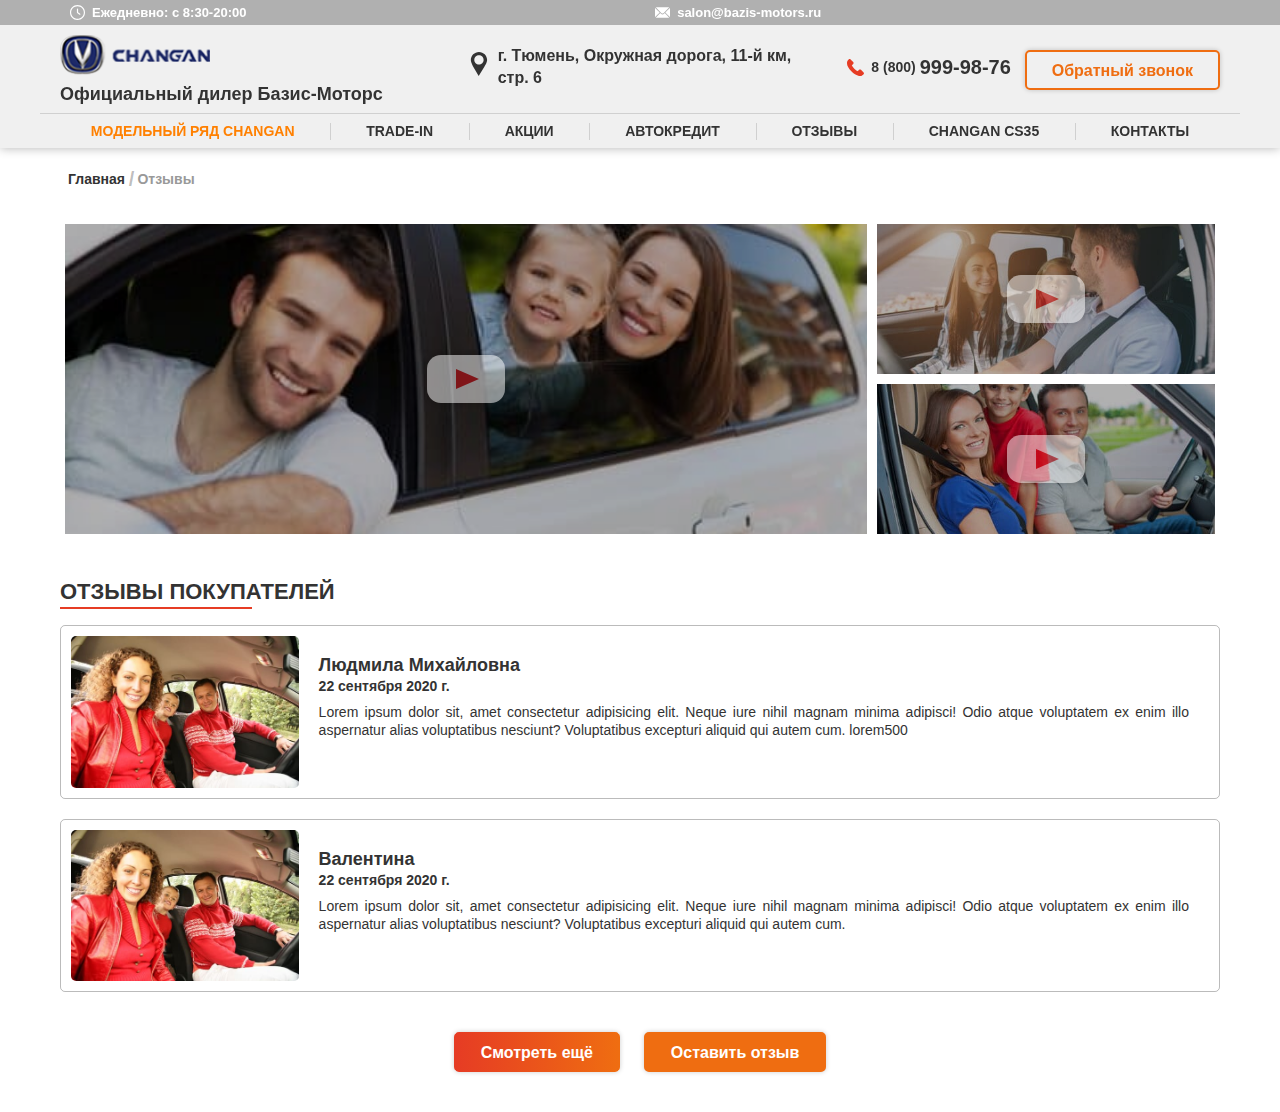
<file: reviews/index.html>
<!DOCTYPE html>
<html lang="ru">

<head>
	<meta charset="UTF-8">
	<title>page2</title>
	<meta name="description" content="">
	<link rel="stylesheet" href="../css/style.css">
<meta name="viewport" content="width=device-width, initial-scale=1.0">
<meta http-equiv="X-UA-Compatible" content="IE=edge">
<meta name="format-detection" content="telephone=no">
<style>
	:root{
		--colorR: #e63c24;
		--colorO: #ef6d11;
	}
</style></head>

<body>
	<div class="wrapper container">
<header class="main-header">
	<div class="main-header__top-row container">
		<div class="main-header__top-row-item"><svg version="1.1" xmlns="http://www.w3.org/2000/svg" xmlns:xlink="http://www.w3.org/1999/xlink" x="0px" y="0px" viewBox="0 0 512 512" style="enable-background:new 0 0 512 512;" xml:space="preserve"><path d="M347.216,301.211l-71.387-53.54V138.609c0-10.966-8.864-19.83-19.83-19.83c-10.966,0-19.83,8.864-19.83,19.83v118.978c0,6.246,2.935,12.136,7.932,15.864l79.318,59.489c3.569,2.677,7.734,3.966,11.878,3.966c6.048,0,11.997-2.717,15.884-7.952C357.766,320.208,355.981,307.775,347.216,301.211z"/><path d="M256,0C114.833,0,0,114.833,0,256s114.833,256,256,256s256-114.833,256-256S397.167,0,256,0z M256,472.341c-119.275,0-216.341-97.066-216.341-216.341S136.725,39.659,256,39.659c119.295,0,216.341,97.066,216.341,216.341S375.275,472.341,256,472.341z"/></svg>Ежедневно: с 8:30-20:00</div>
		<a class="main-header__top-row-item" href="mailto:salon@bazis-motors.ru"><svg version="1.1" xmlns="http://www.w3.org/2000/svg" xmlns:xlink="http://www.w3.org/1999/xlink" x="0px" y="0px" viewBox="0 0 512 512" style="enable-background:new 0 0 512 512;" xml:space="preserve"><path d="M507.49,101.721L352.211,256L507.49,410.279c2.807-5.867,4.51-12.353,4.51-19.279V121C512,114.073,510.297,107.588,507.49,101.721z"/><path d="M467,76H45c-6.927,0-13.412,1.703-19.279,4.51l198.463,197.463c17.548,17.548,46.084,17.548,63.632,0L486.279,80.51C480.412,77.703,473.927,76,467,76z"/><path d="M4.51,101.721C1.703,107.588,0,114.073,0,121v270c0,6.927,1.703,13.413,4.51,19.279L159.789,256L4.51,101.721z"/><path d="M331,277.211l-21.973,21.973c-29.239,29.239-76.816,29.239-106.055,0L181,277.211L25.721,431.49C31.588,434.297,38.073,436,45,436h422c6.927,0,13.412-1.703,19.279-4.51L331,277.211z"/></svg>salon@bazis-motors.ru</a>
	</div>
	<div class="main-header__mid-row container">
		<a href="../" class="main-header__mid-row-item main-header__mid-row-logo">
			<img src="../images/logo.png" alt="логотип копании">
			<span class="text">Официальный дилер Базис-Моторс</span>
		</a>
		<div class="main-header__mid-row-item main-header__mid-row-address"><svg version="1.1" xmlns="http://www.w3.org/2000/svg" xmlns:xlink="http://www.w3.org/1999/xlink" x="0px" y="0px" viewBox="0 0 35.219 35.219" style="enable-background:new 0 0 35.219 35.219;" xml:space="preserve"><path d="M17.612,0C11.005,0,5.648,5.321,5.648,11.885c0,3.358,3.294,9.374,3.294,9.374l8.229,13.96l8.586-13.797c0,0,3.814-5.74,3.814-9.537C29.572,5.321,24.216,0,17.612,0z M17.556,18.431c-3.784,0-6.849-3.065-6.849-6.853c0-3.783,3.064-6.846,6.849-6.846c3.782,0,6.85,3.063,6.85,6.846C24.406,15.366,21.338,18.431,17.556,18.431z"/></svg>г. Тюмень, Окружная дорога, 11-й км, стр. 6</div>
		<div class="main-header__mid-row-item main-header__mid-row-phone">
			<a href="#!" class="main-header__mid-row-phone-item item-phone phone-type1"><svg width="14" height="14" viewBox="0 0 14 14" fill="none" xmlns="http://www.w3.org/2000/svg"><path d="M13.6861 11.0641L11.5241 8.9018C11.0934 8.47288 10.3802 8.48591 9.9346 8.93172L8.84533 10.0207C8.77652 9.98282 8.70528 9.9432 8.63039 9.90117C7.94253 9.52004 7.00108 8.99764 6.0104 8.00624C5.01678 7.01274 4.4939 6.06984 4.1116 5.38154C4.07126 5.30862 4.03261 5.23831 3.99444 5.17154L4.7255 4.44157L5.08491 4.08171C5.53124 3.63526 5.54355 2.9223 5.11391 2.49214L2.95183 0.329579C2.52219 -0.0999814 1.80871 -0.0869498 1.36238 0.359503L0.753031 0.97235L0.769683 0.988881C0.56536 1.24959 0.394622 1.55029 0.267564 1.87455C0.15044 2.1832 0.0775198 2.47774 0.0441766 2.77288C-0.241312 5.13965 0.840231 7.30269 3.7754 10.2379C7.83269 14.2949 11.1023 13.9884 11.2434 13.9735C11.5506 13.9367 11.845 13.8633 12.1442 13.7471C12.4657 13.6216 12.7662 13.4511 13.0267 13.2472L13.04 13.259L13.6573 12.6545C14.1027 12.2082 14.1156 11.495 13.6861 11.0641Z" fill="#F73A18"/></svg><span class="pre">8 (800)</span> 999-98-76</a>
			<span class="btn btn-type1">Обратный звонок</span>
		</div>
	</div>
	<div class="main-menu js-menu-body container">
		<a href="#!" class="main-menu__phone item-phone phone-type1"><svg width="14" height="14" viewBox="0 0 14 14" fill="none" xmlns="http://www.w3.org/2000/svg"><path d="M13.6861 11.0641L11.5241 8.9018C11.0934 8.47288 10.3802 8.48591 9.9346 8.93172L8.84533 10.0207C8.77652 9.98282 8.70528 9.9432 8.63039 9.90117C7.94253 9.52004 7.00108 8.99764 6.0104 8.00624C5.01678 7.01274 4.4939 6.06984 4.1116 5.38154C4.07126 5.30862 4.03261 5.23831 3.99444 5.17154L4.7255 4.44157L5.08491 4.08171C5.53124 3.63526 5.54355 2.9223 5.11391 2.49214L2.95183 0.329579C2.52219 -0.0999814 1.80871 -0.0869498 1.36238 0.359503L0.753031 0.97235L0.769683 0.988881C0.56536 1.24959 0.394622 1.55029 0.267564 1.87455C0.15044 2.1832 0.0775198 2.47774 0.0441766 2.77288C-0.241312 5.13965 0.840231 7.30269 3.7754 10.2379C7.83269 14.2949 11.1023 13.9884 11.2434 13.9735C11.5506 13.9367 11.845 13.8633 12.1442 13.7471C12.4657 13.6216 12.7662 13.4511 13.0267 13.2472L13.04 13.259L13.6573 12.6545C14.1027 12.2082 14.1156 11.495 13.6861 11.0641Z" fill="#F73A18"/></svg><span class="pre">8 (800)</span> 999-98-76</a>
		<div class="main-menu__menu-icon js-menu-icon">
			<span></span>
			<span></span>
			<span></span>
		</div>
		<div class="main-menu__list js-menu-list">
			<a href="#!" class="main-menu__item active">Модельный ряд Changan</a>
			<a href="#!" class="main-menu__item">trade-in</a>
			<a href="#!" class="main-menu__item">акции</a>
			<a href="../credit/" class="main-menu__item">Автокредит</a>
			<a href="../reviews" class="main-menu__item">отзывы</a>
			<a href="../cs35" class="main-menu__item">changan cs35</a>
			<a href="../contacts/" class="main-menu__item">Контакты</a>
		</div>
	</div>
</header>
<div class="main-menu__overflow js-overflow"></div>		<nav aria-label="breadcrumb">
			<ul class="breadcrumb" itemscope itemtype="http://schema.org/BreadcrumbList">
				<li itemprop='itemListElement' itemscope itemtype='http://schema.org/ListItem' >
					<a href="../" title='Главная' itemprop='item'><span itemprop='name'>Главная</span></a>
					<meta itemprop='position' content='1'>
				</li>
				<li itemprop='itemListElement' itemscope itemtype='http://schema.org/ListItem' aria-current="page" class="active">
					<meta itemprop='item' content='url отзывы'>
					<span itemprop='name'>Отзывы</span>
					<meta itemprop='position' content='2'>
				</li>
			</ul>
		</nav>
		<main>
			<div class="video-reviews-block m-b-4">
				<div class="video-reviews-block__body">
					<div class="video-reviews-block__column">
						<div class="video-reviews-block__item"><div class="video-reviews-block__video-icon"></div><img src="/images/reviews/video-reviews-1.jpg" alt=""></div>
					</div>
					<div class="video-reviews-block__column">
						<div class="video-reviews-block__row">
							<div class="video-reviews-block__item"><div class="video-reviews-block__video-icon"></div><img src="/images/reviews/video-reviews-2.jpg" alt=""></div>
							<div class="video-reviews-block__item"><div class="video-reviews-block__video-icon"></div><img src="/images/reviews/video-reviews-3.jpg" alt=""></div>
						</div>
					</div>
				</div>
			</div>
			<section class="reviews-block m-b-4">
				<div class="title v1 m-b-2">отзывы покупателей</div>
				<div class="reviews-block__body m-b-2">
					<div class="reviews-block__item">
						<div class="reviews-block__item-column reviews-block__item-image"><img src="/images/reviews/reviews-1.jpg" alt=""></div>
						<div class="reviews-block__item-column reviews-block__item-content">
							<div class="reviews-block__item-name">Людмила Михайловна</div>
							<div class="reviews-block__item-date">22 сентября 2020 г.</div>
							<div class="reviews-block__item-text">Lorem ipsum dolor sit, amet consectetur adipisicing elit. Neque iure nihil magnam minima adipisci! Odio atque voluptatem ex enim illo aspernatur alias voluptatibus nesciunt? Voluptatibus excepturi aliquid qui autem cum. lorem500</div>
						</div>
					</div>
					<div class="reviews-block__item">
						<div class="reviews-block__item-column reviews-block__item-image"><img src="/images/reviews/reviews-1.jpg" alt=""></div>
						<div class="reviews-block__item-column reviews-block__item-content">
							<div class="reviews-block__item-name">Валентина</div>
							<div class="reviews-block__item-date">22 сентября 2020 г.</div>
							<div class="reviews-block__item-text">Lorem ipsum dolor sit, amet consectetur adipisicing elit. Neque iure nihil magnam minima adipisci! Odio atque voluptatem ex enim illo aspernatur alias voluptatibus nesciunt? Voluptatibus excepturi aliquid qui autem cum.</div>
						</div>
					</div>
				</div>
				<div class="reviews-block__btn-block">
					<a href="" class="btn btn-type6">Смотреть ещё</a>
					<a href="" class="btn btn-type7">Оставить отзыв</a>
				</div>
			</section>
		</main>
	</div>
<footer class="footer-block">
	<div class="container">
		<div class="footer-block__logo"></div>
		<div class="footer-block__body">
			<div class="footer-block__column"></div>
			<div class="footer-block__column"></div>
			<div class="footer-block__column"></div>
		</div>
	</div>
	<div class="footer-block__bottom-row">
		
	</div>
</footer>	<script src="https://code.jquery.com/jquery-3.5.1.min.js" integrity="sha256-9/aliU8dGd2tb6OSsuzixeV4y/faTqgFtohetphbbj0=" crossorigin="anonymous"></script>
	<script src="../js/main.js"></script>
</body>
</html>
</file>
<file: css/style.css>
@charset "UTF-8";
* {
  padding: 0px;
  margin: 0px;
  border: 0px;
}

*, *:before, *:after {
  box-sizing: border-box;
}

input, button, select:focus, :active {
  outline: none;
}

aside, nav, footer, header, section {
  display: block;
}

html, body {
  height: 100%;
  width: 100%;
  margin: 0;
  padding: 0;
  min-width: 320px;
  position: relative;
  color: #333;
  -webkit-tap-highlight-color: rgba(255, 255, 255, 0);
  -webkit-tap-highlight-color: transparent;
}

body {
  line-height: 1;
  font-size: 14px;
  font-family: Arial, "Helvetica Neue", Helvetica, sans-serif;
  -ms-text-size-adjust: 100%;
  -moz-text-size-adjust: 100%;
  -webkit-text-size-adjust: 100%;
}
body.lock {
  overflow: hidden;
  width: 100%;
}
@media (max-width: 767.98px) {
  body.lockMenu {
    overflow: hidden;
    width: 100%;
  }
}

input, button, textarea {
  font-family: Arial, "Helvetica Neue", Helvetica, sans-serif;
}

input::-ms-clear {
  display: none;
}

input[type=password]::-ms-reveal {
  display: none;
}

input[type=text], input[type=email], input[type=tel], textarea {
  -webkit-appearance: none;
  appearance: none;
}

input[type=number]::-webkit-outer-spin-button,
input[type=number]::-webkit-inner-spin-button {
  -webkit-appearance: none;
  margin: 0;
}

input[type=number] {
  -moz-appearance: textfield;
}

input[type=number]:hover, input[type=number]:focus {
  -moz-appearance: number-input;
}

input[type=number]::-webkit-inner-spin-button, input[type=number]::-webkit-outer-spin-button {
  -webkit-appearance: none;
  margin: 0;
}

input[type=date]::-webkit-calendar-picker-indicator {
  display: none;
}

button {
  cursor: pointer;
}

button::-moz-focus-inner {
  padding: 0;
  border: 0;
}

a, a:visited {
  text-decoration: none;
}

a:hover {
  text-decoration: none;
}

ul li {
  list-style: none;
}

img {
  vertical-align: top;
}

h1, h2, h3, h4, h5, h6 {
  font-size: inherit;
  font-weight: inherit;
}

.noselect {
  -webkit-touch-callout: none;
  -webkit-user-select: none;
  user-select: none;
}

.ibg {
  background-position: center;
  background-size: cover;
  background-repeat: no-repeat;
}
.ibg img {
  display: none !important;
}

.main-header {
  background-color: #f0f0f0;
  position: fixed;
  width: 100%;
  top: 0;
  left: 0;
  z-index: 60;
  box-shadow: 0 0 10px rgba(0, 0, 0, 0.3);
}
.main-header__top-row {
  position: relative;
  margin: 0px -20px;
  padding: 0px 20px;
  display: flex;
}
@media (max-width: 479.98px) {
  .main-header__top-row {
    flex-direction: column;
    align-items: center;
  }
}
.main-header__top-row:after {
  content: "";
  position: absolute;
  width: 4000px;
  height: 100%;
  top: 0px;
  left: calc(50% - 2000px);
  z-index: -1;
  background-color: #0004;
}
.main-header__top-row-item {
  color: #fff;
  text-align: left;
  display: flex;
  align-items: center;
  padding: 5px 10px;
  font-weight: 700;
  font-size: 13px;
  flex: 1 1 auto;
}
.main-header__top-row-item svg {
  width: 15px;
  height: 15px;
  margin-right: 7px;
}
.main-header__top-row-item svg path {
  fill: #fff;
}
.main-header__mid-row {
  display: flex;
  justify-content: space-between;
  align-items: center;
  padding: 10px 0;
  border-bottom: 1px solid #0002;
}
@media (max-width: 767.98px) {
  .main-header__mid-row {
    flex-direction: column;
    padding: 0;
  }
}
.main-header__mid-row-item {
  color: #333;
  flex: 1 1 33%;
}
.main-header__mid-row-item:first-child {
  text-align: left;
}
.main-header__mid-row-item:last-child {
  text-align: right;
}
@media (max-width: 767.98px) {
  .main-header__mid-row-item {
    text-align: center !important;
  }
}
.main-header__mid-row-item svg {
  width: 17px;
  height: 17px;
  margin-right: 7px;
}
.main-header__mid-row-item svg path {
  fill: #333;
}
@media (max-width: 767.98px) {
  .main-header__mid-row-item svg {
    width: 14px;
    height: 14px;
    margin-right: 5px;
  }
}
.main-header__mid-row-logo {
  display: flex;
  flex-direction: column;
}
@media (max-width: 767.98px) {
  .main-header__mid-row-logo {
    flex-direction: row;
    justify-content: center;
    align-items: center;
  }
}
@media (max-width: 479.98px) {
  .main-header__mid-row-logo {
    flex-direction: column;
  }
}
.main-header__mid-row-logo img {
  max-height: 40px;
  max-width: 150px;
  width: 100%;
  height: 100%;
  /*??????????? настроить адаптацию под разные картинки*/
  object-fit: cover;
  object-position: 50% 50%;
}
.main-header__mid-row-logo .text {
  margin: 10px 0px 0px 0px;
  font-weight: 700;
  font-size: 18px;
}
@media (max-width: 767.98px) {
  .main-header__mid-row-logo .text {
    margin: 0;
    padding: 0 10px;
    font-size: 16px;
  }
}
@media (max-width: 767.98px) {
  .main-header__mid-row-logo {
    padding: 5px 0px;
    width: 100%;
  }
}
.main-header__mid-row-address {
  font-weight: 700;
  font-size: 16px;
  line-height: 22px;
  display: flex;
  padding: 0px 20px 5px;
}
@media (max-width: 767.98px) {
  .main-header__mid-row-address svg {
    display: none;
  }
}
.main-header__mid-row-address svg {
  width: 26px;
  min-width: 20px;
  height: 30px;
  position: relative;
  top: 4px;
}
.main-header__mid-row-phone {
  position: relative;
}
@media (max-width: 767.98px) {
  .main-header__mid-row-phone {
    display: none;
  }
}
.main-header__mid-row-phone-item {
  display: -moz-inline-flex;
  display: -ms-inline-flex;
  display: -o-inline-flex;
  display: inline-flex;
  align-items: center;
  padding: 0px 10px;
}
.main-header__mid-row-phone-item svg path {
  fill: var(--colorR);
}

.main-menu {
  position: relative;
}
@media (max-width: 767.98px) {
  .main-menu {
    min-height: 40px;
  }
}
.main-menu__menu-icon {
  background-color: transparent;
  border-radius: 5px;
  display: none;
  cursor: pointer;
  position: absolute;
  width: 40px;
  height: 40px;
  top: 50%;
  right: 10px;
  z-index: 60;
  margin: -20px 0 0 0;
}
@media (max-width: 479.98px) {
  .main-menu__menu-icon {
    right: 5px;
  }
}
.main-menu__menu-icon span {
  transition: all 0.2s ease 0s;
  position: absolute;
  top: 0;
  left: 5px;
  display: inline-block;
  width: 28px;
  height: 3px;
  background-color: #333;
  margin: -2px 0 0 0;
}
.main-menu__menu-icon span:nth-child(1) {
  top: 30%;
}
.main-menu__menu-icon span:nth-child(2) {
  top: 50%;
}
.main-menu__menu-icon span:nth-child(3) {
  top: 70%;
}
.main-menu__menu-icon.active span:nth-child(1) {
  top: 50%;
  transform: rotate(45deg);
}
.main-menu__menu-icon.active span:nth-child(2) {
  transform: scale(0);
}
.main-menu__menu-icon.active span:nth-child(3) {
  top: 50%;
  transform: rotate(-45deg);
}
.main-menu__menu-icon:hover span {
  background-color: var(--colorR);
}
@media (max-width: 767.98px) {
  .main-menu__menu-icon {
    display: inline-block;
  }
}
.main-menu__phone {
  display: none;
  padding: 0px 10px;
}
@media (max-width: 767.98px) {
  .main-menu__phone {
    display: -moz-inline-flex;
    display: -ms-inline-flex;
    display: -o-inline-flex;
    display: inline-flex;
    align-items: center;
    position: relative;
    z-index: 60;
  }
}
.main-menu__phone svg {
  width: 18px;
  height: 18px;
  margin-right: 7px;
}
.main-menu__phone svg path {
  fill: var(--colorR);
}
.main-menu__list {
  position: relative;
  display: flex;
  justify-content: space-between;
  align-items: center;
  background-color: #f0f0f0;
}
@media (max-width: 767.98px) {
  .main-menu__list {
    transition: right 0.3s ease 0s;
    border-top: 1px solid #0002;
    position: fixed;
    flex-wrap: nowrap;
    width: 250px;
    height: 100%;
    top: 170px;
    right: -100%;
    z-index: 50;
    flex-direction: column;
    align-items: flex-end;
    justify-content: flex-start;
    overflow: auto;
  }
  .main-menu__list.active {
    right: 0;
  }
}
.main-menu__item {
  transition: color 0.1s ease 0s;
  flex: 1 1 auto;
  align-self: center;
  white-space: nowrap;
  padding: 10px 5px;
  text-align: center;
  position: relative;
  color: #333;
  font-weight: 700;
  text-transform: uppercase;
}
.main-menu__item:before {
  content: "";
  position: absolute;
  width: 1px;
  height: 50%;
  top: calc(50% - 25%);
  left: 0px;
  background-color: #0002;
}
@media (max-width: 767.98px) {
  .main-menu__item:before {
    display: none;
  }
}
.main-menu__item:first-child {
  padding-left: 0;
}
.main-menu__item:first-child:before {
  display: none;
}
.main-menu__item:last-child {
  padding-right: 0;
}
.main-menu__item:hover {
  color: #ff8001;
}
.main-menu__item.active {
  cursor: default;
  color: #ff8001;
}
@media (max-width: 992.98px) {
  .main-menu__item {
    font-size: 12px;
    padding: 10px 5px;
  }
}
@media (max-width: 767.98px) {
  .main-menu__item {
    font-size: 14px;
    padding: 15px 10px;
    flex: 0 1 auto;
    width: 100%;
  }
}
.main-menu__overflow {
  display: none;
}
@media (max-width: 767.98px) {
  .main-menu__overflow {
    transition: all 0.1s ease 0s;
    background-color: rgba(0, 0, 0, 0.4);
    position: fixed;
    opacity: 0;
    top: 0;
    right: 0;
    height: 100%;
    width: 100%;
    z-index: 50;
  }
  .main-menu__overflow.active {
    display: inline-block;
    opacity: 1;
    pointer-events: initial;
  }
}

.footer {
  background-color: #777;
  height: 200px;
}

body {
  padding-top: 150px;
  max-width: 2400px;
  width: 100%;
  margin: 0 auto;
}

.wrapper {
  overflow: hidden;
}

.container {
  max-width: 1200px;
  margin: 0 auto;
  width: 100%;
  padding-left: 20px;
  padding-right: 20px;
}
@media (max-width: 767.98px) {
  .container {
    padding: 0 10px;
  }
}

.m-t-1 {
  margin-top: 10px;
}

.m-t-2 {
  margin-top: 20px;
}

.m-t-3 {
  margin-top: 30px;
}

.m-t-4 {
  margin-top: 40px;
}

.m-t-5 {
  margin-top: 50px;
}

.m-t-6 {
  margin-top: 60px;
}

.m-b-1 {
  margin-bottom: 10px;
}

.m-b-2 {
  margin-bottom: 20px;
}
@media (max-width: 767.98px) {
  .m-b-2 {
    margin-bottom: 10px;
  }
}

.m-b-3 {
  margin-bottom: 30px;
}
@media (max-width: 767.98px) {
  .m-b-3 {
    margin-bottom: 20px;
  }
}

.m-b-4 {
  margin-bottom: 40px;
}
@media (max-width: 767.98px) {
  .m-b-4 {
    margin-bottom: 20px;
  }
}

.m-b-5 {
  margin-bottom: 50px;
}
@media (max-width: 767.98px) {
  .m-b-5 {
    margin-bottom: 20px;
  }
}

.m-b-6 {
  margin-bottom: 60px;
}
@media (max-width: 767.98px) {
  .m-b-6 {
    margin-bottom: 40px;
  }
}

.m-a {
  margin: 0 auto;
}

@media (max-width: 479.98px) {
  .md4-dn {
    display: none !important;
  }
}

@media (max-width: 767.98px) {
  .md3-dn {
    display: none !important;
  }
}

@media (max-width: 992.98px) {
  .md2-dn {
    display: none !important;
  }
}

@media (max-width: 1212px) {
  .md1-dn {
    display: none !important;
  }
}

.breadcrumb {
  display: flex;
  flex-wrap: wrap;
  padding: 7px 5px;
  margin: 10px 0 20px;
}
@media (max-width: 767.98px) {
  .breadcrumb {
    margin: 10px 0 0 0;
    padding: 5px 0;
  }
}
.breadcrumb li {
  font-weight: 700;
  position: relative;
  line-height: 25px;
  margin: 0 3px;
}
@media (max-width: 767.98px) {
  .breadcrumb li {
    font-size: 12px;
    line-height: 20px;
    margin: 0 1px;
  }
}
@media (max-width: 767.98px) {
  .breadcrumb li {
    font-size: 11px;
  }
}
.breadcrumb li.active {
  color: #999;
  margin: 0;
}
.breadcrumb li.active:after {
  content: "";
}
.breadcrumb li:after {
  content: "/";
  color: #0004;
  font-size: 20px;
  position: relative;
  top: 2px;
}
@media (max-width: 767.98px) {
  .breadcrumb li:after {
    font-size: 16px;
  }
}
.breadcrumb li a {
  color: #333;
}
@media (max-width: 767.98px) {
  .breadcrumb li a {
    padding: 5px 0;
  }
}
.breadcrumb li a:hover {
  text-decoration: underline;
  color: var(--colorO);
}

.phone-type1 {
  color: #333;
  font-size: 20px;
  font-weight: 700;
  text-align: center;
  line-height: 38px;
}
.phone-type1 span.pre {
  font-size: 14px;
  margin-right: 4px;
}

.title {
  color: #333;
  font-weight: 700;
  display: inline-block;
  text-transform: uppercase;
  position: relative;
}
.title:before {
  content: "";
  position: absolute;
  width: 70%;
  height: 2px;
  bottom: -4px;
  left: 0px;
  background-color: var(--colorR);
}
.title.v1 {
  font-size: 22px;
  line-height: 26px;
}
.title.v2 {
  font-size: 18px;
  line-height: 22px;
}
.title.v3 {
  font-weight: 400;
  font-size: 18px;
  line-height: 22px;
}

.btn {
  -webkit-touch-callout: none;
  -webkit-user-select: none;
  user-select: none;
  transition: all 0.1s cubic-bezier(0.455, 0.03, 0.515, 0.955) 0s;
  box-shadow: 0 0 5px rgba(0, 0, 0, 0.2);
  border: 2px solid transparent;
  display: inline-block;
  padding: 0px 25px 0;
  height: 40px;
  border-radius: 5px;
  color: #333;
  font-size: 16px;
  font-weight: 700;
  line-height: 38px;
  text-align: center;
  white-space: nowrap;
  cursor: pointer;
}
.btn svg path {
  transition: all 0.1s cubic-bezier(0.455, 0.03, 0.515, 0.955) 0s;
}
.btn.v2 {
  width: 100%;
}
@media (max-width: 767.98px) {
  .btn {
    padding: 0 15px;
    height: 35px;
    line-height: 32px;
    font-size: 14px;
  }
}
.btn.btn-type1 {
  border-color: var(--colorO);
  color: var(--colorO);
}
.btn.btn-type1:hover {
  color: #fff;
  background-color: var(--colorO);
}
.btn.btn-type2 {
  background-color: #fff;
}
.btn.btn-type2:hover {
  color: var(--colorO);
}
.btn.btn-type3 {
  color: #fff;
  text-transform: uppercase;
  background-color: var(--colorO);
  border-right-color: var(--colorO);
  border-left-color: var(--colorR);
  background: linear-gradient(to right, var(--colorR) 0%, var(--colorO) 100%);
}
.btn.btn-type3 svg {
  margin: 0px 0px 0px 10px;
  position: relative;
  top: 2px;
}
.btn.btn-type3 svg path {
  fill: #fff;
}
.btn.btn-type3:hover {
  background: #fff;
  border-color: var(--colorR);
  color: var(--colorR);
}
.btn.btn-type3:hover path {
  fill: var(--colorR);
}
.btn.btn-type4 {
  border-color: var(--colorR);
  color: var(--colorR);
}
.btn.btn-type4:hover {
  background-color: var(--colorR);
  color: #fff;
}
.btn.btn-type5 {
  color: #fff;
  background-color: var(--colorR);
  border-color: var(--colorR);
}
.btn.btn-type5:hover {
  background: #fff;
  color: var(--colorR);
}
.btn.btn-type5:hover path {
  fill: var(--colorR);
}
.btn.btn-type6 {
  color: #fff;
  background-color: var(--colorO);
  border-right-color: var(--colorO);
  border-left-color: var(--colorR);
  background: linear-gradient(to right, var(--colorR) 0%, var(--colorO) 100%);
}
.btn.btn-type6:hover {
  background: #fff;
  border-color: var(--colorO);
  color: var(--colorO);
}
.btn.btn-type7 {
  color: #fff;
  background-color: var(--colorO);
  border-color: var(--colorO);
}
.btn.btn-type7:hover {
  background: #fff;
  color: var(--colorO);
}
.btn.btn-type7:hover path {
  fill: var(--colorO);
}
.btn.btn-type8 {
  border-color: var(--colorO);
}
.btn.btn-type8:hover {
  color: var(--colorO);
}

.form-agree {
  margin: 5px 0px 0px 0px;
  font-size: 12px;
  font-weight: 400;
  display: block;
  color: #777;
}
.form-agree a {
  color: #666;
  font-weight: 700;
  text-decoration: underline;
}
.form-agree a:hover {
  text-decoration: none;
}

.price-old {
  margin: 0px 5px;
  position: relative;
}
.price-old:before {
  content: "";
  position: absolute;
  width: 110%;
  height: 2px;
  top: calc(50% - 1px);
  left: -5%;
  background-color: var(--colorR);
  transform: skew(0deg, -5deg);
}

.main-block-baner {
  margin: 0px 0px 30px 0px;
  height: 100%;
  box-shadow: 0 0 10px rgba(0, 0, 0, 0.4);
}
.main-block-baner__slider {
  overflow: hidden;
  display: flex;
}
.main-block-baner__item {
  overflow: hidden;
  flex: 0 0 100%;
  position: relative;
  box-shadow: 0 0 10px rgba(0, 0, 0, 0.6);
}
@media (max-width: 479.98px) {
  .main-block-baner__item {
    text-align: center;
  }
}
.main-block-baner__item img {
  position: absolute;
  top: 0px;
  left: 0px;
  width: 100%;
  height: 100%;
  object-fit: cover;
  object-position: 50% 50%;
}
.main-block-baner__text {
  position: relative;
  top: 5px;
  margin: 110px 0px 0px 40px;
  z-index: 1;
  display: -moz-inline-flex;
  display: -ms-inline-flex;
  display: -o-inline-flex;
  display: inline-flex;
  flex-direction: column;
  padding: 30px 70px;
  color: #ffffff;
  font-size: 24px;
  font-weight: 700;
  text-align: left;
  text-transform: uppercase;
}
@media (max-width: 992.98px) {
  .main-block-baner__text {
    padding: 20px 70px;
    margin: 110px 0px 30px 40px;
  }
}
@media (max-width: 767.98px) {
  .main-block-baner__text {
    padding: 20px 40px;
    margin: 130px 0px 40px 40px;
  }
}
@media (max-width: 479.98px) {
  .main-block-baner__text {
    padding: 20px 40px 20px 20px;
    margin: 130px 0 40px;
    align-items: center;
    justify-content: center;
  }
}
.main-block-baner__text .name {
  margin: 0px 0px 0px -50px;
  font-size: 45px;
  width: 100%;
}
@media (max-width: 992.98px) {
  .main-block-baner__text .name {
    font-size: 40px;
  }
}
@media (max-width: 767.98px) {
  .main-block-baner__text .name {
    font-size: 26px;
    margin: 0px 0px 0px -30px;
  }
}
@media (max-width: 479.98px) {
  .main-block-baner__text .name {
    font-size: 18px;
    margin: 0px 0px 0px 0px;
  }
}
.main-block-baner__text .text {
  margin: 0px 0px 0px -25px;
  padding: 10px 0 10px;
}
@media (max-width: 992.98px) {
  .main-block-baner__text .text {
    font-size: 20px;
  }
}
@media (max-width: 767.98px) {
  .main-block-baner__text .text {
    font-size: 15px;
    margin: 0px 0px 0px -20px;
  }
}
@media (max-width: 479.98px) {
  .main-block-baner__text .text {
    font-size: 14px;
    margin: 0px 0px 0px 10px;
  }
}
.main-block-baner__text .price {
  padding: 10px 0;
  font-size: 40px;
}
@media (max-width: 992.98px) {
  .main-block-baner__text .price {
    font-size: 30px;
  }
}
@media (max-width: 767.98px) {
  .main-block-baner__text .price {
    font-size: 24px;
    padding: 5px 0;
  }
}
@media (max-width: 479.98px) {
  .main-block-baner__text .price {
    font-size: 22px;
    margin: 0;
  }
}
.main-block-baner__text .btn {
  margin: 10px -25px 0px 25px;
}
@media (max-width: 767.98px) {
  .main-block-baner__text .btn {
    margin: 10px -25px 0px 15px;
  }
}
@media (max-width: 479.98px) {
  .main-block-baner__text .btn {
    margin: 10px 0px 0px 25px;
  }
}
.main-block-baner__text:before {
  content: "";
  background-color: #fff8;
  transform: skew(-20deg, -5deg);
  position: absolute;
  width: 100%;
  height: 75%;
  bottom: 0px;
  left: 10px;
  z-index: -1;
}
.main-block-baner__text:after {
  content: "";
  background-color: var(--colorR);
  background-image: linear-gradient(30deg, var(--colorR) 0%, var(--colorO) 100%);
  transform: skew(20deg, 1deg);
  position: absolute;
  width: 100%;
  height: 100%;
  top: 0px;
  left: 0px;
  z-index: -1;
}

.models-block__item-body {
  box-shadow: 0 0 10px rgba(0, 0, 0, 0.1);
  border: 1px solid #ccc;
  background-color: #ffffff;
  border-radius: 5px;
  overflow: hidden;
  margin: 0px 0px 40px 0px;
  display: flex;
}
@media (max-width: 767.98px) {
  .models-block__item-body {
    flex-direction: column;
    margin: 0px auto 25px;
    max-width: 500px;
  }
}
@media (min-width: 767.98px) {
  .models-block__item-body.v1 .models-block__item:first-child {
    order: 1;
  }
  .models-block__item-body.v1 .models-block__item:last-child {
    order: 2;
  }
}
@media (min-width: 767.98px) {
  .models-block__item-body.v2 .models-block__item:first-child {
    order: 2;
  }
  .models-block__item-body.v2 .models-block__item:last-child {
    order: 1;
  }
}
.models-block__item {
  flex: 1 1 50%;
  max-width: 50%;
}
@media (max-width: 767.98px) {
  .models-block__item {
    max-width: 100%;
  }
}
.models-block__item img {
  max-height: 300px;
  height: 100%;
  object-fit: cover;
  object-position: 50% 50%;
}
@media (max-width: 767.98px) {
  .models-block__item img {
    max-height: 200px;
  }
}
.models-block__item-list {
  display: -moz-inline-flex;
  display: -ms-inline-flex;
  display: -o-inline-flex;
  display: inline-flex;
  flex-direction: column;
  align-items: center;
  justify-content: space-between;
  padding: 20px 30px;
}
.models-block__item-list .title {
  align-self: start;
  padding: 10px 0px 0px 0px;
  margin-left: 15px;
}
@media (max-width: 992.98px) {
  .models-block__item-list {
    padding: 10px;
  }
}
@media (max-width: 767.98px) {
  .models-block__item-list {
    padding: 20px 10px;
  }
}
.models-block__item-list-body {
  height: 100%;
  display: flex;
  justify-content: start;
  flex-wrap: wrap;
  margin: 0px 0px 10px 0px;
}
.models-block__item-list-item {
  flex: 1 1 50%;
  display: flex;
  align-items: center;
}
@media (max-width: 767.98px) {
  .models-block__item-list-item {
    flex: 1 1 33%;
    padding: 10px 0px;
  }
}
@media (max-width: 479.98px) {
  .models-block__item-list-item {
    flex: 1 1 50%;
  }
}
.models-block__item-list-item svg {
  margin: 0px 15px 0px 20px;
  width: 35px;
  height: 35px;
}
@media (max-width: 992.98px) {
  .models-block__item-list-item svg {
    margin: 0px 10px 0px 15px;
    width: 30px;
    height: 30px;
  }
}
@media (max-width: 479.98px) {
  .models-block__item-list-item svg {
    margin: 0px 10px 0px 5px;
  }
}
.models-block__item-list-item-value {
  font-size: 16px;
}
.models-block__item-list-item-title {
  font-size: 14px;
}

.stock-block__item-body {
  display: flex;
  justify-content: space-between;
  flex-wrap: wrap;
  margin: 0px -5px;
}
@media (max-width: 992.98px) {
  .stock-block__item-body {
    flex-direction: column;
  }
}
@media (max-width: 479.98px) {
  .stock-block__item-body {
    justify-content: center;
  }
}
.stock-block__item {
  flex: 0 1 calc(50% - 10px);
  max-width: calc(50% - 10px);
  border: 1px solid #ddd;
  overflow: hidden;
  border-radius: 5px;
  box-shadow: 0 0 15px rgba(0, 0, 0, 0.2);
  margin: 5px 5px 20px;
  display: flex;
}
@media (max-width: 992.98px) {
  .stock-block__item {
    flex: 1 1 100%;
    max-width: 550px;
    margin: 5px auto 20px;
  }
}
@media (max-width: 479.98px) {
  .stock-block__item {
    max-width: 260px;
    flex-direction: column;
  }
}
.stock-block__item-image {
  flex: 0 0 33.33%;
}
@media (max-width: 767.98px) {
  .stock-block__item-image {
    flex: 0 0 150px;
  }
}
@media (max-width: 479.98px) {
  .stock-block__item-image {
    flex: 1 1 auto;
    width: 100%;
    max-height: 150px;
  }
}
.stock-block__item-image img {
  width: 100%;
  height: 100%;
  object-fit: cover;
  object-position: 50% 50%;
}
.stock-block__item-content {
  display: flex;
  flex-direction: column;
  justify-content: space-between;
  padding: 20px;
  position: relative;
  background-color: #fff;
}
@media (max-width: 479.98px) {
  .stock-block__item-content {
    align-items: center;
    text-align: center;
    padding: 10px 5px;
  }
}
.stock-block__item-content:before {
  content: "";
  position: absolute;
  width: 20px;
  height: 20px;
  top: 10px;
  left: -10px;
  border: 10px solid transparent;
  border-left: 10px solid #fff;
  border-top: 10px solid #fff;
  transform: rotate(-45deg);
}
.stock-block__item-content-title {
  font-size: 18px;
  font-weight: 700;
  margin: 0px 0px 10px 0px;
}
.stock-block__item-content-title:before, .stock-block__item-content-title:after {
  content: "–";
  color: var(--colorR);
  opacity: 0.75;
}
@media (max-width: 479.98px) {
  .stock-block__item-content-title {
    font-size: 15px;
  }
}
.stock-block__item-content-subtitle {
  font-size: 18px;
  font-weight: 700;
  margin: 0px 0px 10px 0px;
}
.stock-block__item-content-subtitle:before {
  content: "«";
  opacity: 0.75;
}
.stock-block__item-content-subtitle:after {
  content: "»";
  opacity: 0.75;
}
@media (max-width: 479.98px) {
  .stock-block__item-content-subtitle {
    font-size: 14px;
  }
}
.stock-block__item-content-text {
  height: 100%;
  border-top: 1px solid var(--colorR);
  padding: 20px 0px 0px 0px;
  margin: 0px 0px 10px 0px;
  font-weight: 700;
  line-height: 16px;
}
@media (max-width: 479.98px) {
  .stock-block__item-content-text {
    padding: 10px 0px 0px 0px;
    font-weight: 400;
    font-size: 13px;
  }
}
.stock-block__item-content-link {
  font-weight: 700;
  color: var(--colorR);
  margin: 0px 0px 10px 0px;
  text-decoration: underline;
}
.stock-block__item-content-link:hover {
  text-decoration: none;
}

.stock-baner {
  box-shadow: 0 0 15px rgba(0, 0, 0, 0.2);
  border-radius: 5px;
  overflow: hidden;
  padding: 20px 20px 20px calc(50% - 10px);
  position: relative;
  z-index: 1;
  background-image: url("../images/stock1.jpg");
  background-position: 20% 50%;
  background-size: cover;
  text-align: center;
  flex-direction: column;
}
@media (max-width: 767.98px) {
  .stock-baner {
    background-color: #fafafa;
    background-image: none;
    padding: 10px 20px 10px 105px;
  }
}
@media (max-width: 479.98px) {
  .stock-baner {
    padding: 20px 0px;
  }
}
.stock-baner__icon {
  position: absolute;
  left: 0%;
  top: 0%;
  right: auto;
  bottom: 0%;
  max-height: 100%;
  min-height: 100%;
  z-index: -1;
}
.stock-baner__icon svg {
  max-height: 100%;
  min-height: 100%;
  width: auto;
}
.stock-baner__icon svg stop:first-child {
  stop-color: var(--colorO);
}
.stock-baner__icon svg stop:last-child {
  stop-color: var(--colorR);
}
@media (max-width: 479.98px) {
  .stock-baner__icon svg {
    min-height: auto;
    height: 100px;
  }
}
.stock-baner__title {
  display: inline-block;
  font-size: 30px;
  text-align: center;
  border-bottom: 2px solid #a8a8a8;
  font-weight: 700;
  text-transform: uppercase;
  padding: 0px 20px 10px;
}
.stock-baner__title span {
  color: var(--colorR);
}
@media (max-width: 479.98px) {
  .stock-baner__title span {
    display: block;
  }
}
@media (max-width: 767.98px) {
  .stock-baner__title {
    font-size: 25px;
  }
}
@media (max-width: 479.98px) {
  .stock-baner__title {
    display: block;
    padding: 0px 40px 30px 60px;
    margin: 0px 0px 0px 0px;
  }
}
.stock-baner__text {
  text-align: center;
  font-size: 18px;
  line-height: 24px;
  font-weight: 700;
  padding: 5px 20px;
  margin: 10px 0px;
  border-radius: 5px;
  background-color: #f7f7f780;
}
@media (max-width: 767.98px) {
  .stock-baner__text {
    padding: 10px;
    background-color: transparent;
  }
}

.text-block__body {
  display: flex;
}
@media (max-width: 992.98px) {
  .text-block__body {
    flex-direction: column;
  }
}
.text-block__image {
  flex: 1 1 50%;
  text-align: center;
}
.text-block__image img {
  width: 100%;
  border-radius: 5px;
  height: 100%;
  object-fit: cover;
  object-position: 50% 50%;
}
@media (max-width: 992.98px) {
  .text-block__image img {
    width: auto;
  }
}
@media (max-width: 767.98px) {
  .text-block__image img {
    max-height: 200px;
  }
}
@media (max-width: 479.98px) {
  .text-block__image img {
    width: 100%;
  }
}
.text-block__image.v2 {
  text-align: center;
  border-radius: 5px;
  transition: all 0.1s cubic-bezier(0.455, 0.03, 0.515, 0.955) 0s;
}
.text-block__image.v2 img {
  border: 2px solid #0002;
  box-shadow: 0 0 10px rgba(0, 0, 0, 0.2);
  border-radius: 5px;
  width: auto;
  height: 100%;
  object-fit: cover;
  object-position: 50% 50%;
}
.text-block__image.v2:hover img {
  border-color: var(--colorR);
}
.text-block__title {
  margin: 0px 0px 10px 0px;
}
.text-block__text {
  flex: 1 1 50%;
  display: flex;
  flex-direction: column;
  justify-content: flex-start;
  font-size: 16px;
  line-height: 20px;
  text-align: justify;
  padding: 10px 20px;
}
@media (max-width: 767.98px) {
  .text-block__text {
    padding: 10px;
  }
}
@media (max-width: 479.98px) {
  .text-block__text {
    padding: 10px 0;
  }
}

.in-stock-block__body {
  padding: 10px 0px;
  text-align: center;
}
@media (max-width: 767.98px) {
  .in-stock-block__body {
    padding: 0;
  }
}
@media (max-width: 767.98px) {
  .in-stock-block.v2 .in-stock-block__body {
    max-width: 500px;
    margin: 0px auto 0px;
  }
}
.in-stock-block__item {
  box-shadow: 0 0 15px rgba(0, 0, 0, 0.2);
  border-radius: 5px;
  border: 1px solid #0002;
  margin: 0px 0px 20px 0px;
  display: flex;
  justify-content: space-between;
}
@media (max-width: 992.98px) {
  .in-stock-block__item {
    flex-wrap: wrap;
  }
}
@media (max-width: 1212px) {
  .in-stock-block.v2 .in-stock-block__item {
    flex-wrap: wrap;
  }
}
.in-stock-block__item-column {
  padding: 10px 20px;
  width: 100%;
  flex: 1 1 25%;
}
@media (max-width: 767.98px) {
  .in-stock-block__item-column {
    padding: 10px;
  }
}
.in-stock-block__image {
  display: flex;
  align-items: center;
}
@media (max-width: 767.98px) {
  .in-stock-block__image {
    flex: 0 1 50%;
  }
}
@media (max-width: 479.98px) {
  .in-stock-block__image {
    flex: 1 1 100%;
  }
}
.in-stock-block__image img {
  max-height: 220px;
  width: 100%;
  object-fit: cover;
  object-position: 50% 50%;
}
@media (max-width: 767.98px) {
  .in-stock-block__image img {
    max-height: 120px;
    width: auto;
    margin: 0px auto 0px;
  }
}
.in-stock-block.v2 .in-stock-block__image {
  flex: 0 0 25%;
}
@media (max-width: 992.98px) {
  .in-stock-block.v2 .in-stock-block__image {
    flex: 1 1 20%;
    order: 2;
  }
}
@media (max-width: 767.98px) {
  .in-stock-block.v2 .in-stock-block__image {
    flex: 1 1 100%;
  }
}
.in-stock-block__small-image {
  padding: 0;
  flex: 0 1 80px;
  display: flex;
  flex-direction: column;
  align-items: center;
  justify-content: center;
}
@media (max-width: 992.98px) {
  .in-stock-block__small-image {
    flex: 1 1 100%;
    flex-direction: row;
    order: 4;
    border-top: 1px solid #0002;
  }
}
@media (max-width: 767.98px) {
  .in-stock-block__small-image {
    padding: 10px 0px;
  }
}
.in-stock-block__small-image-item {
  margin: 3px 0px;
  border: 1px solid transparent;
  width: 100%;
  height: 100%;
  max-height: 70px;
  object-fit: cover;
  object-position: 50% 50%;
}
.in-stock-block__small-image-item:hover {
  border-color: var(--colorO);
}
.in-stock-block__name {
  flex: 1 1 15%;
  padding: 20px 10px;
  display: flex;
  flex-direction: column;
  justify-content: center;
  align-items: center;
  text-align: center;
}
@media (max-width: 992.98px) {
  .in-stock-block__name {
    flex: 1 1 10%;
  }
}
@media (max-width: 767.98px) {
  .in-stock-block__name {
    flex: 1 1 40%;
  }
}
@media (max-width: 479.98px) {
  .in-stock-block__name {
    flex: 1 1 100%;
    border-top: 1px solid #0002;
  }
}
.in-stock-block.v2 .in-stock-block__name {
  padding: 20px 10px 20px 20px;
  flex: 1 1 20%;
  text-align: left;
  align-items: start;
  justify-content: space-between;
}
@media (max-width: 992.98px) {
  .in-stock-block.v2 .in-stock-block__name {
    flex: 1 1 30%;
    order: 3;
  }
}
@media (max-width: 767.98px) {
  .in-stock-block.v2 .in-stock-block__name {
    text-align: center;
    align-items: center;
    padding: 10px !important;
  }
}
.in-stock-block__name-title {
  font-size: 20px;
  line-height: 18px;
  font-weight: 700;
  text-transform: uppercase;
  margin: 0px 0px 10px 0px;
}
@media (max-width: 767.98px) {
  .in-stock-block__name-title {
    font-size: 20px;
    margin: 0px 0px 5px 0px;
  }
}
.in-stock-block__name-mod {
  font-size: 18px;
  text-transform: uppercase;
  margin: 0px 0px 20px 0px;
}
@media (max-width: 767.98px) {
  .in-stock-block__name-mod {
    font-size: 14px;
    margin: 0px 0px 10px 0px;
  }
}
.in-stock-block.v2 .in-stock-block__name-mod {
  margin: 0;
  font-weight: 400;
  display: inline-block;
}
.in-stock-block__name-check-item {
  padding: 5px 10px 5px 25px;
  position: relative;
  font-weight: 700;
  width: 100%;
  text-align: left;
}
.in-stock-block__name-check-item:before, .in-stock-block__name-check-item:after {
  content: "";
  position: absolute;
}
.in-stock-block__name-check-item.is-check {
  color: #97c12a;
}
.in-stock-block__name-check-item.is-check.v2 {
  color: #333;
}
.in-stock-block__name-check-item.is-check.v2:before {
  border-left-color: var(--colorO);
  border-top-color: var(--colorO);
}
.in-stock-block__name-check-item.is-check:before {
  width: 15px;
  height: 20px;
  left: 0px;
  top: calc(50% - 15px);
  border: 4px solid transparent;
  border-left: 3px solid #97c12a;
  border-top: 3px solid #97c12a;
  transform: skew(-20deg) rotate(-160deg);
}
.in-stock-block__name-check-item.no-check {
  color: #f35f57;
}
.in-stock-block__name-check-item.no-check:before {
  top: calc(50% - 9px);
  left: 9px;
  width: 2px;
  height: 20px;
  background-color: #f35f57;
  transform: skew(-20deg) rotate(-55deg);
}
.in-stock-block__name-check-item.no-check:after {
  top: calc(50% - 0px);
  left: 0px;
  width: 20px;
  height: 2px;
  background-color: #f35f57;
  transform: skew(20deg) rotate(-30deg);
}
.in-stock-block__name-price-block {
  text-align: left;
  padding: 5px 0px 0px 0px;
  margin: 10px 0px;
}
@media (max-width: 479.98px) {
  .in-stock-block__name-price-block {
    text-align: center;
  }
}
.in-stock-block__name-price-old {
  display: inline-block;
  position: relative;
}
.in-stock-block__name-price-old-item {
  opacity: 0.7;
  font-size: 16px;
  margin: 5px 20px 5px 0px;
  white-space: nowrap;
}
.in-stock-block__name-price-old-icon {
  cursor: pointer;
  position: absolute;
  bottom: 15px;
  right: 0px;
  font-size: 12px;
  font-weight: 700;
  border: 1px solid var(--colorO);
  border-radius: 50%;
  width: 16px;
  height: 16px;
  line-height: 0;
  display: flex;
  align-items: center;
  background-color: #fff;
  justify-content: center;
}
.in-stock-block__name-price-old-icon:hover .in-stock-block__name-price-old-label {
  opacity: 1;
  pointer-events: inherit;
}
.in-stock-block__name-price-old-label {
  opacity: 0;
  pointer-events: none;
  text-align: center;
  background-color: #fff;
  border: 1px solid var(--colorO);
  position: absolute;
  width: auto;
  height: auto;
  bottom: 10px;
  left: 10px;
  z-index: 1;
  padding: 5px 10px;
  border-radius: 5px;
}
.in-stock-block__name-price-old-label div {
  white-space: nowrap;
  line-height: 20px;
}
@media (max-width: 479.98px) {
  .in-stock-block__name-price-old-label {
    left: calc(50% - 20vw);
  }
}
.in-stock-block__name-price {
  display: inline-block;
  font-size: 24px;
  font-weight: 700;
  color: var(--colorO);
}
@media (max-width: 1212px) {
  .in-stock-block__name-price {
    font-size: 30px;
    margin: 0px 0px 0px 10px;
  }
}
.in-stock-block__name-list-item {
  font-size: 15px;
  position: relative;
  padding: 0px 0px 0px 10px;
  margin: 5px 0px 5px 5px;
  font-weight: 700;
  display: inline-block;
}
@media (max-width: 767.98px) {
  .in-stock-block__name-list-item {
    margin: 5px;
  }
}
.in-stock-block__name-list-item:before {
  content: "";
  position: absolute;
  width: 6px;
  height: 6px;
  top: calc(50% - 3px);
  left: 0px;
  border-radius: 50%;
  background-color: var(--colorO);
}
.in-stock-block__description {
  border-left: 1px solid #0002;
  border-right: 1px solid #0002;
  padding: 0px 20px;
  display: flex;
  text-align: left;
  flex-direction: column;
  justify-content: center;
}
@media (max-width: 992.98px) {
  .in-stock-block__description {
    order: 4;
    flex: 1 1 50%;
    flex-direction: row;
    flex-wrap: wrap;
    align-items: stretch;
    justify-content: start;
    border: 0;
    border-top: 1px solid #0002;
  }
}
@media (max-width: 767.98px) {
  .in-stock-block__description {
    order: 3;
    padding: 10px;
  }
}
@media (max-width: 576px) {
  .in-stock-block__description {
    display: none;
  }
}
.in-stock-block.v2 .in-stock-block__description {
  flex: 1 1 20%;
  font-size: 14px;
}
@media (max-width: 1212px) {
  .in-stock-block.v2 .in-stock-block__description {
    order: 4;
    flex: 1 1 100%;
    flex-direction: row;
    flex-wrap: wrap;
    align-items: stretch;
    justify-content: flex-start;
    border: 0;
    border-top: 1px solid #0002;
  }
}
@media (max-width: 767.98px) {
  .in-stock-block.v2 .in-stock-block__description {
    display: none;
  }
}
.in-stock-block__description-item {
  position: relative;
  padding: 5px 0px 5px 15px;
  font-size: 18px;
}
@media (max-width: 992.98px) {
  .in-stock-block__description-item {
    margin: 5px;
    flex: 1 1 45%;
  }
}
@media (max-width: 767.98px) {
  .in-stock-block__description-item {
    flex: 1 1 100%;
    margin: 0px 5px;
  }
}
.in-stock-block__description-item:before {
  content: "";
  position: absolute;
  width: 6px;
  height: 6px;
  top: 9px;
  left: 0px;
  border-radius: 50%;
  background-color: var(--colorO);
}
.in-stock-block.v2 .in-stock-block__description-item {
  font-size: 16px;
}
@media (max-width: 1212px) {
  .in-stock-block.v2 .in-stock-block__description-item {
    margin: 5px;
    flex: 0 1 30%;
  }
}
.in-stock-block__price-block {
  padding: 20px;
  display: -moz-inline-flex;
  display: -ms-inline-flex;
  display: -o-inline-flex;
  display: inline-flex;
  flex-direction: row;
  flex-wrap: wrap;
  text-align: center;
  justify-content: space-around;
}
@media (max-width: 767.98px) {
  .in-stock-block__price-block {
    flex: 1 1 50%;
    padding: 10px 20px;
    order: 4;
    flex-direction: row;
    flex-wrap: wrap;
    text-align: center;
    align-items: center;
    border-top: 1px solid #0002;
  }
}
.in-stock-block__price-block a {
  flex: 1 1 100%;
  padding: 0px 10px;
  margin: 5px 0px 0px 0px;
}
.in-stock-block.v2 .in-stock-block__price-block {
  flex-direction: column;
  flex-wrap: nowrap;
  padding: 20px 10px 10px 10px;
  flex: 1 1 10%;
}
.in-stock-block.v2 .in-stock-block__price-block a {
  max-height: 40px;
  margin: 5px 10px;
}
@media (max-width: 992.98px) {
  .in-stock-block.v2 .in-stock-block__price-block {
    order: 1;
    flex-direction: row;
    align-items: center;
    flex: 1 1 100%;
  }
  .in-stock-block.v2 .in-stock-block__price-block a {
    flex: 0 1 auto;
  }
}
@media (max-width: 767.98px) {
  .in-stock-block.v2 .in-stock-block__price-block {
    flex-wrap: wrap;
    justify-content: center;
    border-bottom: 1px solid #0002;
  }
}
.in-stock-block__price-block-old-price {
  flex: 1 1 auto;
  opacity: 0.7;
  font-size: 24px;
  padding: 10px;
  white-space: nowrap;
}
@media (max-width: 767.98px) {
  .in-stock-block__price-block-old-price {
    flex: 1 1 33%;
    padding: 0 10px 10px;
  }
}
@media (max-width: 479.98px) {
  .in-stock-block__price-block-old-price {
    font-size: 20px;
    padding: 0 5px 10px;
  }
}
.in-stock-block__price-block-old-price .item-price {
  position: relative;
}
.in-stock-block__price-block-old-price .item-price:before {
  content: "";
  position: absolute;
  width: 110%;
  height: 2px;
  top: calc(50% - 1px);
  left: -5%;
  background-color: var(--colorR);
  transform: skew(0deg, -10deg);
}
.in-stock-block__price-block-price {
  font-size: 35px;
  font-weight: 700;
  flex: 1 1 auto;
  color: var(--colorO);
  white-space: nowrap;
}
@media (max-width: 767.98px) {
  .in-stock-block__price-block-price {
    font-size: 32px;
    flex: 1 1 33%;
  }
}
@media (max-width: 479.98px) {
  .in-stock-block__price-block-price {
    font-size: 28px;
    flex: 1 1 45%;
  }
}
.in-stock-block__price-block-price .text {
  color: #444;
  font-size: 16px;
  display: block;
}
@media (max-width: 767.98px) {
  .in-stock-block__price-block-price .text {
    font-size: 14px;
  }
}
.in-stock-block.v2 .in-stock-block__price-block-price {
  text-align: center;
}
@media (max-width: 992.98px) {
  .in-stock-block.v2 .in-stock-block__price-block-price {
    margin: 0px 10px 0px 0px;
  }
}
@media (max-width: 767.98px) {
  .in-stock-block.v2 .in-stock-block__price-block-price {
    flex: 1 1 100%;
    margin: 0px 0px 10px 0px;
  }
}
.in-stock-block.v2 .in-stock-block__price-block-price .text {
  display: block;
  margin: 10px 10px 10px 0px;
}
@media (max-width: 992.98px) {
  .in-stock-block.v2 .in-stock-block__price-block-price .text {
    display: inline-block;
    margin: 0px 0px 0px 0px;
  }
}
.in-stock-block__compare-price-table {
  text-align: left;
}
.in-stock-block__compare-price-table table {
  text-align: center;
  width: 100%;
  border-collapse: collapse;
  margin: 0px 0px 10px 0px;
}
.in-stock-block__compare-price-table table tr {
  border-bottom: 1px solid #0002;
}
.in-stock-block__compare-price-table table tr.head {
  border-bottom: 0;
}
.in-stock-block__compare-price-table table th {
  text-transform: uppercase;
  padding: 10px;
  background-color: #e9e8e4;
}
.in-stock-block__compare-price-table table th:first-child {
  width: 25%;
}
@media (max-width: 992.98px) {
  .in-stock-block__compare-price-table table th {
    font-size: 12px;
    padding: 10px 5px;
  }
}
.in-stock-block__compare-price-table table td {
  padding: 10px;
  white-space: nowrap;
  font-size: 16px;
  border-right: 1px solid #0002;
}
.in-stock-block__compare-price-table table td:first-child {
  text-transform: uppercase;
  font-size: 14px;
  font-weight: 700;
}
@media (max-width: 992.98px) {
  .in-stock-block__compare-price-table table td {
    font-size: 14px;
    padding: 10px 5px;
  }
}
.in-stock-block__compare-price-table table td:last-child {
  border-right: 0;
}
.in-stock-block__compare-price-table table td a {
  font-size: 12px;
  font-weight: 400;
  line-height: 28px;
  height: 30px;
  padding: 0px 15px;
}
.in-stock-block__compare-table .table-sp-main {
  box-shadow: 0px 0px 10px rgba(0, 0, 0, 0.1);
  margin: 0px 0px 5px 0px;
  cursor: pointer;
  transition: all 0.1s cubic-bezier(0.455, 0.03, 0.515, 0.955) 0s;
  background-color: #ececec;
  padding: 10px;
  text-transform: uppercase;
  font-weight: 700;
  text-align: left;
  position: relative;
  border-bottom: 1px solid #0002;
}
@media (max-width: 767.98px) {
  .in-stock-block__compare-table .table-sp-main {
    font-size: 13px;
  }
}
.in-stock-block__compare-table .table-sp-main span {
  max-width: 260px;
  position: relative;
  display: inline-block;
  padding: 0px 15px 0px 0px;
}
.in-stock-block__compare-table .table-sp-main span:before {
  content: "";
  transition: all 0.2s cubic-bezier(0.455, 0.03, 0.515, 0.955) 0s;
  position: absolute;
  width: 0;
  height: 0;
  border: 5px solid transparent;
  border-top: 10px solid var(--colorR);
  right: -2px;
  top: 0;
  transform: rotate(-90deg);
}
.in-stock-block__compare-table .table-sp-main:before, .in-stock-block__compare-table .table-sp-main:after {
  content: "";
  transition: all 0.3s cubic-bezier(0.455, 0.03, 0.515, 0.955) 0s;
  position: absolute;
  background-color: var(--colorR);
}
.in-stock-block__compare-table .table-sp-main:before {
  width: 20px;
  height: 4px;
  top: calc(50% - 2px);
  right: 20px;
}
@media (max-width: 767.98px) {
  .in-stock-block__compare-table .table-sp-main:before {
    right: 10px;
  }
}
.in-stock-block__compare-table .table-sp-main:after {
  height: 20px;
  width: 4px;
  top: calc(50% - 10px);
  right: 28px;
}
@media (max-width: 767.98px) {
  .in-stock-block__compare-table .table-sp-main:after {
    right: 18px;
  }
}
.in-stock-block__compare-table .table-sp-main.active {
  margin: 0;
}
.in-stock-block__compare-table .table-sp-main.active span:before {
  top: 2px;
  right: 0px;
  transform: rotate(0deg);
}
.in-stock-block__compare-table .table-sp-main.active:before, .in-stock-block__compare-table .table-sp-main.active:after {
  transform: rotate(-135deg);
  background-color: #bbb;
}
.in-stock-block__compare-table .table-sp-main.active:before {
  width: 12px;
  height: 4px;
  top: calc(50% - 2px);
  right: 27px;
}
.in-stock-block__compare-table .table-sp-main.active:after {
  height: 12px;
  width: 4px;
  top: calc(50% - 6px);
  right: 25px;
}
.in-stock-block__compare-table .table-sp-sub-title {
  padding: 5px 10px;
  border-bottom: 1px solid #ddd;
  display: none;
  width: 100%;
  text-align: center;
}
@media (max-width: 767.98px) {
  .in-stock-block__compare-table .table-sp-sub-title {
    display: inline-block;
  }
}
.in-stock-block__compare-table .table-sp-sub:not(.active) {
  display: none;
}
.in-stock-block__compare-table .table-hover {
  background-color: #ececec !important;
}
.in-stock-block__compare-table table {
  border-collapse: collapse;
  width: 100%;
}
.in-stock-block__compare-table table.table-main tr:nth-child(2) {
  font-weight: 700;
}
.in-stock-block__compare-table table th {
  background-color: #dcdcdc;
  padding: 10px;
  text-transform: uppercase;
  font-weight: 700;
  width: 15%;
  border-right: 1px solid #ddd;
}
.in-stock-block__compare-table table th:first-child {
  width: auto;
  text-align: left;
}
@media (max-width: 767.98px) {
  .in-stock-block__compare-table table th:first-child {
    display: none;
  }
}
.in-stock-block__compare-table table th:last-child {
  border-right: 0;
}
@media (max-width: 767.98px) {
  .in-stock-block__compare-table table th {
    padding: 10px 5px;
    font-size: 12px;
    width: 20%;
  }
}
@media (max-width: 479.98px) {
  .in-stock-block__compare-table table th {
    font-size: 10px;
  }
}
.in-stock-block__compare-table table td {
  cursor: default;
  width: 15%;
  padding: 10px;
  background-color: #f8f8f8;
  border-right: 1px solid #ddd;
  border-bottom: 1px solid #ddd;
  text-align: center;
}
@media (max-width: 767.98px) {
  .in-stock-block__compare-table table td {
    padding: 10px 5px;
    width: 20%;
  }
}
@media (max-width: 479.98px) {
  .in-stock-block__compare-table table td {
    font-size: 12px;
  }
}
.in-stock-block__compare-table table td:first-child {
  width: auto;
  text-align: left;
}
@media (max-width: 767.98px) {
  .in-stock-block__compare-table table td:first-child {
    display: none;
  }
}
.in-stock-block__compare-table table td:last-child {
  border-right: 0;
}
.in-stock-block__compare-table table td:nth-child(odd) {
  background-color: #fff;
}
.in-stock-block__compare-table table td span {
  display: inline-block;
}
.in-stock-block__compare-table table td span.table-yes {
  position: relative;
}
.in-stock-block__compare-table table td span.table-yes:before {
  content: "";
  position: absolute;
  top: calc(50% - 18px);
  left: calc(50% - 9px);
  width: 14px;
  height: 18px;
  border: 4px solid transparent;
  border-left: 3px solid #97c12a;
  border-top: 3px solid #97c12a;
  transform: skew(-20deg) rotate(-150deg);
}
.in-stock-block__compare-table table td span.table-not {
  position: relative;
}
.in-stock-block__compare-table table td span.table-not:before, .in-stock-block__compare-table table td span.table-not:after {
  content: "";
  position: absolute;
  background-color: #e63d24;
  width: 20px;
  height: 4px;
  left: calc(50% - 10px);
  top: calc(50% - 6px);
  border-radius: 5px;
}
.in-stock-block__compare-table.v2 table.table-main {
  margin: 0px 0px 5px 0px;
}
.in-stock-block__compare-table.v2 table tr {
  background-color: #f8f8f8;
}
.in-stock-block__compare-table.v2 table tr:nth-child(odd) {
  background-color: #fff;
}
.in-stock-block__compare-table.v2 table td {
  background-color: transparent;
}
@media (max-width: 767.98px) {
  .in-stock-block__compare-table.v2 table td {
    width: 20%;
    padding: 10px 5px;
  }
}
@media (max-width: 479.98px) {
  .in-stock-block__compare-table.v2 table td {
    width: 80px;
  }
}
@media (max-width: 767.98px) {
  .in-stock-block__compare-table.v2 table th {
    width: 20%;
    font-size: 12px;
  }
}
@media (max-width: 479.98px) {
  .in-stock-block__compare-table.v2 table th {
    width: 80px;
  }
}
.in-stock-block__compare-table table:not(.table-main) tr:hover {
  background-color: #ececec;
}
.in-stock-block__compare-table table:not(.table-main) tr:hover td {
  background-color: transparent;
}

.banner-block.v2 .banner-block__images {
  order: 1;
}
.banner-block.v2 .banner-block__content {
  order: 2;
}
.banner-block__body {
  box-shadow: 0 0 10px rgba(0, 0, 0, 0.1);
  display: flex;
  border-radius: 5px;
  overflow: hidden;
}
@media (max-width: 767.98px) {
  .banner-block__body {
    flex-wrap: wrap;
  }
}
.banner-block__image {
  flex: 1 1 50%;
}
.banner-block__image img {
  width: 100%;
  height: 100%;
  object-fit: cover;
  object-position: 50% 50%;
  max-height: 350px;
}
@media (max-width: 767.98px) {
  .banner-block__image {
    flex: 1 1 100%;
    order: 1;
    max-height: 200px;
  }
}
.banner-block__content {
  flex: 1 1 50%;
  padding: 20px 40px;
  display: flex;
  flex-direction: column;
  align-items: center;
  justify-content: center;
}
@media (max-width: 992.98px) {
  .banner-block__content {
    padding: 20px;
  }
}
@media (max-width: 767.98px) {
  .banner-block__content {
    order: 2;
    padding: 10px;
  }
}
.banner-block__title {
  text-align: center;
  font-size: 24px;
  font-weight: 700;
  text-transform: uppercase;
  padding: 0px 0px 10px 0px;
  position: relative;
}
.banner-block__title:after {
  content: "";
  position: absolute;
  background-color: var(--colorR);
  width: 110%;
  height: 2px;
  bottom: 0px;
  left: -5%;
}
.banner-block__title span {
  color: var(--colorR);
  white-space: nowrap;
}
@media (max-width: 767.98px) {
  .banner-block__title {
    font-size: 20px;
  }
}
.banner-block__text-block ul {
  font-weight: 400;
  font-size: 16px;
  text-align: left;
}
@media (max-width: 767.98px) {
  .banner-block__text-block ul {
    font-size: 14px;
  }
}
.banner-block__text-block ul li {
  position: relative;
  padding: 5px 10px 5px 25px;
  margin: 5px 0px;
}
.banner-block__text-block ul li:before {
  content: "";
  position: absolute;
  border-radius: 50%;
  width: 8px;
  height: 8px;
  top: 8px;
  left: 10px;
  background-color: var(--colorR);
}
.banner-block__text {
  text-align: center;
  font-size: 18px;
}
.banner-block__form {
  display: flex;
}
@media (max-width: 767.98px) {
  .banner-block__form {
    flex-wrap: wrap;
  }
}
.banner-block__form input {
  flex: 1 1 auto;
  width: 100%;
  padding: 15px 20px;
  font-size: 16px;
  border: 1px solid #0002;
}
.banner-block__form input:focus {
  border: 1px solid var(--colorR);
}
.banner-block__form button {
  transition: all 0.1s cubic-bezier(0.455, 0.03, 0.515, 0.955) 0s;
  color: #fff;
  text-transform: uppercase;
  font-weight: 700;
  white-space: nowrap;
  background-color: var(--colorR);
  border: 2px solid var(--colorR);
  font-size: 14px;
  padding: 0px 20px;
}
@media (max-width: 767.98px) {
  .banner-block__form button {
    padding: 10px 10px;
    flex: 1 1 100%;
  }
}
.banner-block__form button:hover {
  background-color: transparent;
  color: var(--colorR);
}

.cart-model__body {
  display: flex;
  flex-direction: column;
}
.cart-model__row {
  margin: 0px 0px 20px 0px;
}
@media (max-width: 992.98px) {
  .cart-model__title-body {
    margin: 0px 0px 0px 0px;
  }
}
.cart-model__title-text {
  color: #202971;
  font-size: 50px;
  font-weight: 700;
  padding: 5px 0px;
}
.cart-model__title-text span {
  text-transform: uppercase;
}
@media (max-width: 767.98px) {
  .cart-model__title-text {
    font-size: 30px;
  }
}
.cart-model__title-list {
  display: flex;
  padding: 5px 0px;
}
@media (max-width: 767.98px) {
  .cart-model__title-list {
    flex-direction: column;
    align-items: center;
  }
}
.cart-model__title-list-item {
  display: flex;
  align-items: center;
  margin: 0px 15px 0px 0px;
  color: var(--colorO);
  font-weight: 700;
  font-size: 16px;
}
.cart-model__title-list-item svg {
  margin: 0px 5px 0px 0px;
}
@media (max-width: 767.98px) {
  .cart-model__title-list-item {
    padding: 5px 0px;
  }
}
.cart-model__content-body {
  display: flex;
  justify-content: space-between;
  position: relative;
}
@media (max-width: 992.98px) {
  .cart-model__content-body {
    flex-wrap: wrap;
  }
}
.cart-model__content-column {
  padding: 10px;
}
@media (max-width: 767.98px) {
  .cart-model__content-column {
    padding: 10px 0px;
  }
}
.cart-model__content-column:first-child {
  flex: 1 1 20%;
  display: flex;
  flex-direction: column;
  justify-content: space-between;
}
@media (max-width: 992.98px) {
  .cart-model__content-column:first-child {
    flex: 1 1 100%;
  }
}
.cart-model__content-column:nth-child(2) {
  padding: 10px 0px;
  flex: 1 1 auto;
  display: flex;
  flex-direction: column;
  justify-content: flex-end;
}
.cart-model__content-column:last-child {
  flex: 1 1 30%;
}
.cart-model__content-bg img {
  position: absolute;
  height: 150%;
  top: -45%;
  left: calc(50% - 40%);
  z-index: -1;
  object-fit: cover;
  object-position: 50% 50%;
}
@media (max-width: 992.98px) {
  .cart-model__content-bg img {
    height: 100%;
    top: -10%;
    left: -5%;
  }
}
@media (max-width: 767.98px) {
  .cart-model__content-bg img {
    top: 0%;
    height: 50%;
  }
}
@media (max-width: 479.98px) {
  .cart-model__content-bg img {
    left: -30%;
    top: 5%;
  }
}
.cart-model__content-price {
  background-color: #ededed;
  box-shadow: 1px 5px 10px rgba(0, 0, 0, 0.15);
  border: 1px solid #0001;
  border-radius: 5px;
  overflow: hidden;
  display: flex;
  flex-wrap: wrap;
  align-items: center;
}
@media (max-width: 992.98px) {
  .cart-model__content-price {
    max-width: 300px;
    margin: 0px auto 10px;
  }
}
@media (max-width: 767.98px) {
  .cart-model__content-price {
    max-width: 100%;
  }
}
.cart-model__content-price-old {
  text-align: center;
  opacity: 0.8;
  color: #737373;
  font-size: 16px;
  font-weight: 400;
  padding: 10px 15px;
  flex: 1 1 auto;
  white-space: nowrap;
}
.cart-model__content-price-discount {
  display: inline-block;
  text-align: center;
  flex: 1 1 50%;
  opacity: 0.8;
  color: #ff0000;
  font-size: 20px;
  font-weight: 700;
  margin: 0px 0px 0px 15px;
}
.cart-model__content-price-value {
  white-space: nowrap;
  flex: 1 1 100%;
  border-radius: 5px;
  text-align: center;
  font-size: 26px;
  font-weight: 700;
  color: #fff;
  padding: 10px 20px;
  background: linear-gradient(to right, var(--colorR) -25%, var(--colorO) 100%);
}
.cart-model__content-list {
  display: flex;
  flex: 1 1 auto;
  flex-direction: column;
  justify-content: space-between;
  margin-top: 10px;
}
@media (max-width: 992.98px) {
  .cart-model__content-list {
    flex-direction: row;
    align-items: center;
    flex-wrap: wrap;
    justify-content: start;
    margin: 0px;
  }
}
.cart-model__content-list-item {
  padding: 10px 10px;
  display: flex;
}
@media (max-width: 992.98px) {
  .cart-model__content-list-item {
    flex: 1 1 33%;
    padding: 5px 5px;
  }
}
.cart-model__content-list-item svg {
  width: 30px;
  height: 30px;
  margin-right: 10px;
}
@media (max-width: 767.98px) {
  .cart-model__content-list-item svg {
    width: 25px;
    height: 25px;
  }
}
.cart-model__content-list-item-title {
  font-size: 16px;
  white-space: nowrap;
}
@media (max-width: 767.98px) {
  .cart-model__content-list-item-title {
    font-size: 14px;
  }
}
.cart-model__content-image {
  text-align: center;
  margin-bottom: 10px;
}
.cart-model__content-image img {
  display: none;
  max-width: 40vw;
  object-position: 50% 50%;
}
@media (max-width: 992.98px) {
  .cart-model__content-image img {
    max-width: 45vw;
  }
}
@media (max-width: 767.98px) {
  .cart-model__content-image img {
    max-width: 55vw;
  }
}
@media (max-width: 479.98px) {
  .cart-model__content-image img {
    max-width: 90%;
  }
}
.cart-model__content-colors {
  text-align: center;
  padding: 0 10px;
}
.cart-model__content-colors-text {
  padding: 10px 0px 0px 0px;
  color: var(--colorR);
  font-weight: 700;
}
.cart-model__content-colors-text .color-name {
  font-weight: 400;
  color: #333;
}
.cart-model__content-colors-list {
  padding: 10px 0;
  display: flex;
  justify-content: center;
}
.cart-model__content-colors-list-item {
  transition: all 0.1s cubic-bezier(0.455, 0.03, 0.515, 0.955) 0s;
  width: 40px;
  height: 25px;
  margin: 0px 2px;
  border-radius: 5px;
  border: 1px solid #0004;
  cursor: pointer;
  position: relative;
}
.cart-model__content-colors-list-item:before {
  content: "";
  position: absolute;
  width: 100%;
  height: 100%;
  top: 0px;
  left: 0px;
  opacity: 0;
  background-color: #fff;
}
.cart-model__content-colors-list-item:hover {
  border-color: #0006;
}
.cart-model__content-colors-list-item:hover:before {
  opacity: 0.2;
}
.cart-model__content-colors-list-item.active {
  border: 3px solid #999;
}
.cart-model__content-form {
  padding: 20px;
  border-radius: 5px;
  border: 1px solid #0002;
  background-color: #fff;
  box-shadow: 1px 5px 10px rgba(0, 0, 0, 0.15);
  position: relative;
  margin: -40px 10px 20px;
}
@media (max-width: 992.98px) {
  .cart-model__content-form {
    margin: 0px 10px 20px;
  }
}
.cart-model__content-form:before, .cart-model__content-form:after {
  content: "";
  position: absolute;
  border-radius: 5px;
  width: 50%;
  height: 50%;
  z-index: -1;
  background: linear-gradient(to right, var(--colorR) -25%, var(--colorO) 100%);
}
.cart-model__content-form:before {
  top: -10px;
  left: -10px;
}
.cart-model__content-form:after {
  bottom: -10px;
  right: -10px;
}
.cart-model__content-form-title {
  font-weight: 700;
  font-size: 20px;
  line-height: 24px;
}
.cart-model__content-form-title strong {
  font-size: 26px;
}
.cart-model__content-form-sub-title {
  font-weight: 700;
  font-size: 16px;
  color: var(--colorR);
  margin: 5px 0px 30px 0px;
}
.cart-model__content-form-input {
  width: 100%;
  border-radius: 5px;
  border: 1px solid #0008;
  padding: 10px;
  margin: 0px 0px 10px 0px;
}
.cart-model__content-form-btn {
  margin: 0px 0px 10px 0px;
  width: 100%;
  white-space: nowrap;
  font-size: 14px;
}
@media (max-width: 479.98px) {
  .cart-model__content-form-btn {
    padding: 0px 10px;
  }
}
.cart-model__content-big-btn {
  cursor: pointer;
  border: 1px solid #0002;
  border-radius: 5px;
  box-shadow: 0 0 13px rgba(0, 0, 0, 0.1);
  display: flex;
  align-items: center;
  justify-content: center;
  font-size: 20px;
  letter-spacing: 1px;
  padding: 10px;
  text-transform: uppercase;
  margin: 0px 10px;
}
.cart-model__content-big-btn svg {
  margin: 0px 10px 0px 0px;
  width: 40px;
  height: 40px;
}
.cart-model__content-big-btn svg path {
  fill: var(--colorR);
}
.cart-model__content-big-btn:hover {
  color: #fff;
  background: linear-gradient(to right, var(--colorR) -25%, var(--colorO) 100%);
}
.cart-model__content-big-btn:hover path {
  fill: #fff;
}
.cart-model__icon-body {
  display: flex;
  align-items: center;
  justify-content: space-between;
  padding: 10px 0px;
}
@media (max-width: 767.98px) {
  .cart-model__icon-body {
    flex-wrap: wrap;
    align-items: stretch;
  }
}
.cart-model__icon-item {
  text-align: center;
}
@media (max-width: 767.98px) {
  .cart-model__icon-item {
    flex: 1 1 50%;
    padding: 10px 0px;
  }
}
.cart-model__icon-image svg {
  width: 60px;
  height: 60px;
}
.cart-model__icon-image svg stop {
  stop-color: #1d2b3a;
}
.cart-model__icon-text {
  padding: 10px 20px;
}
.cart-model__icon-text strong {
  color: var(--colorR);
}

.tab-block__tab-btn-body {
  display: flex;
  justify-content: center;
  margin: 0px 0px 20px 0px;
  flex-wrap: wrap;
}
.tab-block__tab-nav-item {
  border: 1px solid #0004;
  padding: 10px 20px;
  margin: 0px 5px 10px;
  border-radius: 5px;
  cursor: pointer;
  display: flex;
  align-items: center;
  justify-content: center;
  text-align: center;
  font-weight: 700;
}
@media (max-width: 767.98px) {
  .tab-block__tab-nav-item {
    font-size: 12px;
    padding: 10px;
  }
}
.tab-block__tab-nav-item.active {
  color: #fff;
  border-color: var(--colorR);
  background-color: var(--colorR);
}
.tab-block__tab-nav-item:hover {
  color: #fff;
  border-color: var(--colorR);
  background-color: var(--colorR);
}
.tab-block__tab-item {
  width: 100%;
  height: 0 !important;
  overflow: hidden;
  opacity: 0;
  transition: all 0.15s ease 0s;
}
.tab-block__tab-item.active {
  opacity: 1;
  height: 100% !important;
}

.overview-block__body {
  display: flex;
  flex-direction: column;
}
.overview-block__item {
  display: flex;
  justify-content: space-between;
  padding: 10px 0px;
}
@media (min-width: 767.98px) {
  .overview-block__item.v2 .overview-block__item-text {
    order: 2;
  }
  .overview-block__item.v2 .overview-block__item-image {
    order: 1;
  }
}
@media (max-width: 767.98px) {
  .overview-block__item {
    flex-wrap: wrap;
  }
}
.overview-block__item-text {
  flex: 1 1 30%;
  border: 1px solid #0004;
  margin: 0px 10px;
  display: flex;
  align-items: center;
  flex-direction: column;
}
@media (max-width: 992.98px) {
  .overview-block__item-text {
    flex: 1 1 60%;
  }
}
@media (max-width: 767.98px) {
  .overview-block__item-text {
    flex: 1 1 100%;
  }
}
.overview-block__item-text-title {
  font-size: 20px;
  font-weight: 700;
  padding: 20px 0px 5px;
  margin: 0px 20px;
  text-transform: uppercase;
  border-bottom: 2px solid var(--colorR);
}
@media (max-width: 767.98px) {
  .overview-block__item-text-title {
    padding: 10px 0px 5px;
    font-size: 18px;
  }
}
@media (max-width: 479.98px) {
  .overview-block__item-text-title {
    font-size: 16px;
    padding: 15px 0px 5px;
  }
}
.overview-block__item-text-list {
  padding: 10px 20px;
  display: flex;
  flex-direction: column;
}
@media (max-width: 767.98px) {
  .overview-block__item-text-list {
    flex-direction: row;
    flex-wrap: wrap;
  }
}
.overview-block__item-text-item {
  position: relative;
  text-align: left;
  font-size: 16px;
  margin: 5px 0px;
  padding: 0px 12px;
}
@media (max-width: 767.98px) {
  .overview-block__item-text-item {
    flex: 1 1 45%;
  }
}
@media (max-width: 479.98px) {
  .overview-block__item-text-item {
    flex: 1 1 100%;
    margin: 3px 0px;
  }
}
.overview-block__item-text-item:before {
  content: "";
  position: absolute;
  width: 6px;
  height: 6px;
  top: 4px;
  left: 0px;
  border-radius: 50%;
  background-color: var(--colorR);
}
.overview-block__item-image {
  flex: 1 1 70%;
  margin: 0px 10px;
}
.overview-block__item-image img {
  width: 100%;
  height: 100%;
  object-fit: cover;
  object-position: 50% 50%;
}
.overview-block__video {
  display: flex;
  padding: 10px 10px 20px;
  margin: 0px -10px;
}
@media (max-width: 767.98px) {
  .overview-block__video {
    flex-wrap: wrap;
  }
}
.overview-block__video-item {
  flex: 1 1 33%;
  padding: 0px 10px;
  position: relative;
}
@media (max-width: 767.98px) {
  .overview-block__video-item {
    flex: 1 1 100%;
    max-width: 400px;
    margin: 0px auto 20px;
    max-height: 180px;
  }
}
.overview-block__video-item:before {
  content: "";
  transition: all 0.1s cubic-bezier(0.455, 0.03, 0.515, 0.955) 0s;
  position: absolute;
  width: calc(100% - 20px);
  height: 100%;
  top: 0px;
  left: 10px;
  opacity: 0.5;
  background-color: #000;
}
.overview-block__video-item img {
  width: 100%;
  height: 100%;
  object-fit: cover;
  object-position: 50% 50%;
}
.overview-block__video-item:hover:before {
  opacity: 0;
}
.overview-block__video-item:hover .overview-block__video-icon {
  opacity: 1;
}
.overview-block__video-icon {
  transition: all 0.1s cubic-bezier(0.455, 0.03, 0.515, 0.955) 0s;
  border: 1px solid #0002;
  box-shadow: 0px 0px 5px rgba(0, 0, 0, 0.3);
  overflow: hidden;
  border-radius: 15px;
  position: absolute;
  width: 90px;
  height: 60px;
  top: calc(50% - 30px);
  left: calc(50% - 45px);
  opacity: 0.5;
}
.overview-block__video-icon:before {
  content: "";
  position: absolute;
  width: 90px;
  height: 60px;
  top: calc(50% - 30px);
  left: calc(50% - 45px);
  background-color: #fff;
}
.overview-block__video-icon:after {
  content: "";
  position: absolute;
  top: calc(50% - 12px);
  left: calc(50% - 10px);
  border: 12px solid transparent;
  border-left: 25px solid #df1017;
}
.overview-block__text {
  text-align: left;
  padding: 10px 20px;
}
.overview-block__text p {
  text-align: justify;
  font-size: 16px;
  line-height: 20px;
}

.stock-baner-v2 {
  border: 1px solid #0001;
  border-radius: 5px;
  overflow: hidden;
  box-shadow: 0px 0px 10px rgba(0, 0, 0, 0.15);
  display: flex;
  justify-content: space-between;
}
.stock-baner-v2__text {
  padding: 20px 0px 20px 20px;
  flex: 1 1 40%;
  display: flex;
  align-items: flex-end;
  justify-content: center;
  flex-direction: column;
  position: relative;
}
@media (max-width: 767.98px) {
  .stock-baner-v2__text {
    align-items: center;
    text-align: center;
    flex: 1 1 100%;
  }
}
@media (max-width: 479.98px) {
  .stock-baner-v2__text {
    padding: 20px;
  }
}
.stock-baner-v2__text:before, .stock-baner-v2__text:after {
  content: "";
  pointer-events: none;
  position: absolute;
  height: 400px;
  width: 400px;
  top: calc(50% - 200px);
  background-color: #fff;
  transform: rotate(45deg) skew(15deg, 15deg);
}
.stock-baner-v2__text:before {
  right: -100px;
  z-index: 2;
}
@media (max-width: 767.98px) {
  .stock-baner-v2__text:before {
    right: -50px;
  }
}
.stock-baner-v2__text:after {
  right: -200px;
  opacity: 0.4;
  z-index: 1;
}
@media (max-width: 767.98px) {
  .stock-baner-v2__text:after {
    right: -150px;
  }
}
.stock-baner-v2__text-title {
  white-space: nowrap;
  text-align: right;
  text-transform: uppercase;
  margin: 0px 0px 15px 0px;
  font-weight: 700;
  position: relative;
  z-index: 3;
}
@media (max-width: 767.98px) {
  .stock-baner-v2__text-title {
    font-size: calc(18px + 24.5 * ((100vw - 320px) / 1920));
  }
}
@media (min-width: 767.98px) {
  .stock-baner-v2__text-title {
    font-size: calc(18px + 14 * (100vw / 1920));
  }
}
@media (max-width: 479.98px) {
  .stock-baner-v2__text-title {
    font-size: 20px;
  }
}
.stock-baner-v2__text-title div {
  color: var(--colorR);
  display: -moz-inline-flex;
  display: -ms-inline-flex;
  display: -o-inline-flex;
  display: inline-flex;
  align-items: center;
}
.stock-baner-v2__text-title div svg {
  width: auto;
  height: 26px;
  margin-left: 10px;
}
.stock-baner-v2__text-title div svg path {
  fill: var(--colorR);
}
@media (max-width: 767.98px) {
  .stock-baner-v2__text-title div svg {
    height: 20px;
  }
}
@media (max-width: 479.98px) {
  .stock-baner-v2__text-title div svg {
    height: 16px;
  }
}
.stock-baner-v2__text-subtitle {
  font-weight: 700;
  margin: 0px 0px 20px 0px;
  position: relative;
  z-index: 3;
}
@media (max-width: 767.98px) {
  .stock-baner-v2__text-subtitle {
    font-size: calc(14px + 10.5 * ((100vw - 320px) / 1920));
  }
}
@media (min-width: 767.98px) {
  .stock-baner-v2__text-subtitle {
    font-size: calc(14px + 6 * (100vw / 1920));
  }
}
.stock-baner-v2 .btn {
  position: relative;
  z-index: 3;
}
.stock-baner-v2__image {
  flex: 1 1 60%;
}
.stock-baner-v2__image img {
  width: 100%;
  height: 100%;
  object-fit: cover;
  object-position: 50% 50%;
}
@media (max-width: 479.98px) {
  .stock-baner-v2__image {
    display: none;
  }
}

.other-models__item {
  flex: 1 1 33%;
  border: 1px solid #0004;
  border-radius: 5px;
  text-align: center;
  overflow: hidden;
  max-width: 98%;
  position: relative;
  left: 1%;
}
.other-models__item-title {
  padding: 20px 20px 5px;
  font-weight: 700;
  font-size: 26px;
  text-align: left;
  text-transform: uppercase;
}
@media (max-width: 992.98px) {
  .other-models__item-title {
    font-size: 20px;
  }
}
@media (max-width: 767.98px) {
  .other-models__item-title {
    font-size: 24px;
    padding: 10px 10px 5px;
  }
}
.other-models__item-price {
  text-align-last: left;
  padding: 0px 20px 10px;
  font-size: 24px;
  font-weight: 700;
  margin: 0px 0px 10px 0px;
}
.other-models__item-price span {
  color: var(--colorO);
}
.other-models__item-image {
  padding: 0px 20px;
}
.other-models__item-image img {
  width: 100%;
  height: 100%;
  object-fit: cover;
  object-position: 50% 50%;
}
@media (max-width: 767.98px) {
  .other-models__item-image {
    padding: 0px 10px;
  }
}
.other-models__item-colors {
  font-weight: 700;
  text-align-last: left;
  padding: 10px;
}
.other-models__item-colors span {
  color: var(--colorO);
}
.other-models__item-list {
  margin: 0px 5px 10px;
  padding: 15px 0px 5px;
  border-top: 1px solid #0004;
  border-bottom: 1px solid #0004;
  display: flex;
  justify-content: space-between;
}
@media (max-width: 1212px) {
  .other-models__item-list {
    flex-wrap: wrap;
  }
}
@media (max-width: 479.98px) {
  .other-models__item-list {
    margin: 0px 0px 5px;
  }
}
.other-models__item-list-item {
  padding: 0 5px;
  font-weight: 700;
}
@media (max-width: 1212px) {
  .other-models__item-list-item {
    flex: 1 1 50%;
  }
}
@media (max-width: 767.98px) {
  .other-models__item-list-item {
    font-size: 13px;
  }
}
.other-models__item-list-item .value {
  display: block;
  font-weight: 400;
  font-size: 16px;
  padding: 10px 0px;
}
.other-models a.btn {
  display: inline-block;
  border-radius: 0;
  width: 104%;
  position: relative;
  left: -2%;
  height: 50px;
  line-height: 50px;
  max-height: 50px;
  letter-spacing: 1px;
}
.other-models a.btn:hover {
  left: 0;
  width: 100%;
}

.equipment-block__item-drop-btn {
  padding: 10px;
  display: flex;
  justify-content: space-between;
  font-weight: 700;
  font-size: 16px;
  margin: 0px 0px 5px 0px;
}
@media (max-width: 767.98px) {
  .equipment-block__item-drop-btn {
    font-size: 14px;
    padding: 10px 5px;
  }
}
@media (max-width: 479.98px) {
  .equipment-block__item-drop-btn {
    font-size: 12px;
    align-items: center;
  }
}
.equipment-block__item-drop-btn.main {
  cursor: default;
  color: #fff;
  background-color: #a2a2a2;
}
.equipment-block__item-drop-btn.main .equipment-block__item-drop-btn-icon {
  opacity: 0;
}
.equipment-block__item-drop-btn.list {
  text-transform: uppercase;
  background-color: #dcdcdc;
  position: relative;
  z-index: 1;
}
.equipment-block__item-drop-btn.list:before {
  content: "";
  position: absolute;
  width: 100%;
  height: 100%;
  top: 0px;
  left: 0px;
  opacity: 0;
  z-index: -1;
  background-color: var(--colorO);
}
.equipment-block__item-drop-btn.list:hover:before {
  opacity: 0.4;
}
.equipment-block__item-drop-btn.list.active:before {
  opacity: 0.4;
}
.equipment-block__item-drop-btn.list.active .equipment-block__item-drop-btn-name span:before {
  transform: rotate(-135deg);
}
.equipment-block__item-drop-btn.list.active .equipment-block__item-drop-btn-name span:after {
  transform: rotate(135deg);
}
.equipment-block__item-drop-btn.list.active .equipment-block__item-drop-btn-icon {
  background-color: #b3e6b3;
}
.equipment-block__item-drop-btn.list.active .equipment-block__item-drop-btn-icon span {
  left: calc(100% - 23px);
}
.equipment-block__item-drop-btn-name {
  flex: 1 1 50%;
  text-align: left;
  padding: 5px 10px;
}
@media (max-width: 767.98px) {
  .equipment-block__item-drop-btn-name {
    padding: 0;
  }
}
.equipment-block__item-drop-btn-name span {
  padding: 0px 0px 0px 25px;
  position: relative;
  display: inline-block;
}
.equipment-block__item-drop-btn-name span:before, .equipment-block__item-drop-btn-name span:after {
  content: "";
  transition: all 0.2s cubic-bezier(0.455, 0.03, 0.515, 0.955) 0s;
  position: absolute;
  width: 2px;
  height: 10px;
  top: calc(50% - 5px);
  opacity: 0.7;
  background-color: var(--colorR);
}
.equipment-block__item-drop-btn-name span:before {
  left: 6px;
  transform: rotate(-45deg);
}
.equipment-block__item-drop-btn-name span:after {
  left: 12px;
  transform: rotate(45deg);
}
.equipment-block__item-drop-btn-old-price {
  flex: 0 1 150px;
  padding: 5px 10px;
}
@media (max-width: 767.98px) {
  .equipment-block__item-drop-btn-old-price {
    padding: 0 5px;
    flex: 0 1 80px;
  }
}
.equipment-block__item-drop-btn-price {
  flex: 0 1 150px;
  padding: 5px 10px;
}
@media (max-width: 767.98px) {
  .equipment-block__item-drop-btn-price {
    padding: 0 5px;
    flex: 0 1 80px;
  }
}
.equipment-block__item-drop-btn-icon {
  flex: 0 1 50px;
  border: 2px solid #0004;
  padding: 5px 10px;
  border-radius: 50px;
  position: relative;
  background-color: #fff;
}
@media (max-width: 767.98px) {
  .equipment-block__item-drop-btn-icon {
    display: none;
  }
}
.equipment-block__item-drop-btn-icon span {
  transition: all 0.2s cubic-bezier(0.455, 0.03, 0.515, 0.955) 0s;
  position: absolute;
  width: 22px;
  height: 22px;
  border-radius: 50px;
  top: calc(50% - 11px);
  left: 1px;
  background-color: #0004;
}
.equipment-block__item-drop-btn-icon span:before, .equipment-block__item-drop-btn-icon span:after {
  content: "";
  transition: all 0.2s cubic-bezier(0.455, 0.03, 0.515, 0.955) 0s;
  position: absolute;
  background-color: #ebebeb;
}
.equipment-block__item-drop-btn-icon span:before {
  height: 4px;
  width: 14px;
  top: calc(50% - 2px);
  left: calc(50% - 7px);
}
.equipment-block__item-drop-btn-icon span:after {
  height: 14px;
  width: 4px;
  top: calc(50% - 7px);
  right: calc(50% - 2px);
}
.equipment-block__item-drop-item {
  display: none;
}
.equipment-block__item-equipment {
  display: flex;
  align-items: center;
  justify-content: space-between;
  padding: 10px 20px;
  margin: 0px 0px 5px 0px;
}
@media (max-width: 1212px) {
  .equipment-block__item-equipment {
    flex-wrap: wrap;
  }
}
@media (max-width: 767.98px) {
  .equipment-block__item-equipment {
    padding: 0;
  }
}
.equipment-block__item-equipment-image {
  position: relative;
  flex: 1 1 20%;
  padding: 0px 10px;
}
@media (max-width: 1212px) {
  .equipment-block__item-equipment-image {
    order: 1;
    flex: 0 1 300px;
  }
}
@media (max-width: 992.98px) {
  .equipment-block__item-equipment-image {
    order: 2;
  }
}
@media (max-width: 767.98px) {
  .equipment-block__item-equipment-image {
    order: 3;
    margin: 0px auto 0px;
  }
}
.equipment-block__item-equipment-image img {
  display: none;
  padding: 10px 0px 0px 0px;
  width: 100%;
  height: 100%;
  object-fit: cover;
  object-position: 50% 50%;
}
.equipment-block__item-equipment-image img:first-child {
  display: inline-block;
}
.equipment-block__item-equipment-image-label {
  background-color: #ea3b24;
  position: absolute;
  border-radius: 5px;
  padding: 5px 20px;
  font-weight: 700;
  color: #fff;
  right: 0px;
  top: 0px;
}
@media (max-width: 479.98px) {
  .equipment-block__item-equipment-image-label {
    right: 10px;
  }
}
.equipment-block__item-equipment-name {
  display: flex;
  flex-direction: column;
  justify-content: center;
  padding: 0px 10px;
  text-align: left;
  flex: 1 1 auto;
}
@media (max-width: 1212px) {
  .equipment-block__item-equipment-name {
    order: 2;
  }
}
@media (max-width: 992.98px) {
  .equipment-block__item-equipment-name {
    order: 1;
    flex: 1 1 100%;
    flex-direction: row;
    align-items: center;
    justify-content: space-between;
    flex-wrap: wrap;
  }
}
@media (max-width: 767.98px) {
  .equipment-block__item-equipment-name {
    justify-content: flex-start;
    order: 2;
    align-items: start;
    flex-direction: column;
  }
}
.equipment-block__item-equipment-name-title {
  text-transform: uppercase;
  padding: 10px 0px;
  font-weight: 700;
  font-size: 24px;
}
.equipment-block__item-equipment-name-text {
  color: var(--colorR);
  padding: 5px 0px;
  font-weight: 700;
  opacity: 0.75;
}
.equipment-block__item-equipment-name-color {
  padding: 5px 0px;
  font-weight: 700;
}
@media (max-width: 992.98px) {
  .equipment-block__item-equipment-name-color {
    display: flex;
    align-items: center;
  }
}
@media (max-width: 767.98px) {
  .equipment-block__item-equipment-name-color {
    flex: 1 1 100%;
    width: 100%;
  }
}
.equipment-block__item-equipment-name-color ul {
  display: flex;
  margin: 5px 0px;
  height: 20px;
}
@media (max-width: 767.98px) {
  .equipment-block__item-equipment-name-color ul {
    width: 60%;
    justify-content: space-between;
  }
}
.equipment-block__item-equipment-name-color-item {
  border: 1px solid #0004;
  border-radius: 5px;
  margin: 0px 2px;
  width: 30px;
}
@media (max-width: 767.98px) {
  .equipment-block__item-equipment-name-color-item {
    width: auto;
    flex: 1 1 100%;
  }
}
.equipment-block__item-equipment-description {
  flex: 1 1 30%;
  display: flex;
  align-items: start;
  flex-direction: column;
  justify-content: center;
  text-align: left;
  padding: 10px;
}
@media (max-width: 1212px) {
  .equipment-block__item-equipment-description {
    flex: 1 1 100%;
    order: 4;
  }
}
@media (max-width: 767.98px) {
  .equipment-block__item-equipment-description {
    align-items: center;
  }
}
.equipment-block__item-equipment-description-list {
  margin: 0px 0px 10px 0px;
  font-size: 16px;
  display: flex;
  justify-content: space-between;
  width: 100%;
  flex-wrap: wrap;
}
.equipment-block__item-equipment-description-item {
  flex: 1 1 50%;
  display: flex;
  align-items: center;
  font-weight: 700;
  padding: 5px 0px;
}
.equipment-block__item-equipment-description-item svg {
  margin: 0px 10px 0px 0px;
}
@media (max-width: 1212px) {
  .equipment-block__item-equipment-description-item {
    flex: 1 1 auto;
    margin: 0px 10px;
  }
}
.equipment-block__item-equipment-description-btn {
  display: flex;
  align-items: center;
  font-weight: 700;
  text-decoration: underline;
  position: relative;
  padding: 0px 15px 0px 0px;
  width: auto;
  cursor: pointer;
}
.equipment-block__item-equipment-description-btn:after {
  content: "";
  transition: all 0.1s cubic-bezier(0.455, 0.03, 0.515, 0.955) 0s;
  position: absolute;
  width: 0;
  height: 0;
  top: calc(50% - 3px);
  right: 0px;
  border: 5px solid transparent;
  border-top: 8px solid var(--colorR);
}
.equipment-block__item-equipment-description-btn span {
  transition: all 0.1s cubic-bezier(0.455, 0.03, 0.515, 0.955) 0s;
  position: relative;
  margin: 0px 15px 0px 0px;
  display: inline-block;
  width: 20px;
  height: 2px;
  background-color: var(--colorR);
}
.equipment-block__item-equipment-description-btn span:before, .equipment-block__item-equipment-description-btn span:after {
  content: "";
  transition: all 0.1s cubic-bezier(0.455, 0.03, 0.515, 0.955) 0s;
  position: absolute;
  width: 120%;
  height: 100%;
  left: 0px;
  background-color: var(--colorR);
}
.equipment-block__item-equipment-description-btn span:before {
  top: -5px;
}
.equipment-block__item-equipment-description-btn span:after {
  top: 5px;
}
.equipment-block__item-equipment-description-btn.active:after {
  border-top: 0;
  border-bottom: 8px solid var(--colorR);
}
.equipment-block__item-equipment-description-btn.active span {
  background-color: #333;
}
.equipment-block__item-equipment-description-btn.active span:before, .equipment-block__item-equipment-description-btn.active span:after {
  background-color: #333;
}
.equipment-block__item-equipment-btn-block {
  flex: 1 1 35%;
  padding: 10px;
  display: flex;
  flex-direction: column;
  justify-content: space-between;
  align-items: center;
}
@media (max-width: 1212px) {
  .equipment-block__item-equipment-btn-block {
    order: 3;
  }
}
@media (max-width: 767.98px) {
  .equipment-block__item-equipment-btn-block {
    order: 4;
    flex: 1 1 100%;
  }
}
.equipment-block__item-equipment-btn-block-price {
  display: flex;
  align-items: center;
  justify-content: space-between;
  width: 100%;
  margin: 0px 0px 10px 0px;
}
.equipment-block__item-equipment-btn-block-price-column {
  flex: 0 1 49%;
}
.equipment-block__item-equipment-btn-block-price-column a {
  width: 100%;
  padding: 0px 10px;
}
.equipment-block__item-equipment-btn-block-price-row {
  font-weight: 700;
  font-size: 24px;
  width: 100%;
  text-align: right;
}
.equipment-block__item-equipment-btn-block-price-row:first-child {
  margin: 0px 0px 5px 0px;
}
.equipment-block__item-equipment-btn-block-price-row .discont {
  display: inline-block;
  color: #c46973;
  font-size: 14px;
}
.equipment-block__item-equipment-btn-block-price-row .old {
  color: #0008;
  font-weight: 700;
  font-size: 14px;
  display: inline-block;
}
.equipment-block__item-equipment-btn-block-btn {
  display: flex;
  width: 100%;
  justify-content: space-between;
}
.equipment-block__item-equipment-btn-block-btn a {
  padding: 0px 10px;
  flex: 0 1 49%;
}
.equipment-block__item-all-equipment {
  padding: 10px;
  display: none;
}
.equipment-block__item-all-equipment-body {
  display: flex;
  flex-wrap: wrap;
}
.equipment-block__item-all-equipment-item {
  flex: 1 1 50%;
  text-align: left;
  padding: 0px 10px;
  margin: 0px 0px 10px 0px;
}
.equipment-block__item-all-equipment-item ul li {
  margin: 0px 0px 10px 0px;
}
.equipment-block__item-all-equipment-item ul li:before {
  content: "•";
  font-weight: 700;
  margin: 0px 5px 0px 0px;
}

.photo-block__item {
  width: 100%;
  padding: 0px 5px;
}
.photo-block__item img {
  width: 100%;
  height: 100%;
  height: 150px;
  object-fit: cover;
  object-position: 50% 50%;
}

.photo-description-block__body {
  display: flex;
}
@media (max-width: 479.98px) {
  .photo-description-block__body {
    flex-direction: column;
  }
}
.photo-description-block__column {
  flex: 1 1 66%;
  display: flex;
  flex-direction: column;
  justify-content: space-between;
}
.photo-description-block__column:first-child {
  flex: 1 1 33%;
}
.photo-description-block__row {
  flex: 1 1 100%;
  display: flex;
}
@media (max-width: 479.98px) {
  .photo-description-block__row {
    flex-direction: column;
  }
}
.photo-description-block__item {
  position: relative;
  padding: 5px;
}
.photo-description-block__item img {
  width: 100%;
  height: 100%;
  object-fit: cover;
  object-position: 50% 50%;
}
@media (max-width: 479.98px) {
  .photo-description-block__item img {
    max-height: 150px;
  }
}
.photo-description-block__item .text {
  position: absolute;
  bottom: 20px;
  width: calc(100% - 40px);
  left: 20px;
  color: #fff;
  background-color: #0005;
  padding: 10px 20px;
  border-radius: 5px;
  font-size: 16px;
}
@media (max-width: 767.98px) {
  .photo-description-block__item .text {
    left: 10px;
    bottom: 10px;
    width: calc(100% - 20px);
    padding: 5px 10px;
  }
}

.video-reviews-block__body {
  display: flex;
  justify-content: space-between;
  height: 100%;
}
@media (max-width: 479.98px) {
  .video-reviews-block__body {
    flex-direction: column;
  }
}
.video-reviews-block__column {
  display: flex;
  flex: 1 1 30%;
}
.video-reviews-block__column:first-child {
  flex: 1 1 70%;
}
.video-reviews-block__column img {
  max-height: 310px;
}
@media (max-width: 479.98px) {
  .video-reviews-block__column img {
    max-height: 150px;
  }
}
.video-reviews-block__row {
  width: 100%;
  display: flex;
  flex-direction: column;
  justify-content: space-between;
}
.video-reviews-block__row img {
  max-height: 150px;
}
.video-reviews-block__video-icon {
  transition: all 0.1s cubic-bezier(0.455, 0.03, 0.515, 0.955) 0s;
  border: 1px solid #0002;
  box-shadow: 0px 0px 5px rgba(0, 0, 0, 0.3);
  overflow: hidden;
  border-radius: 15px;
  position: absolute;
  width: 80px;
  height: 50px;
  top: calc(50% - 25px);
  left: calc(50% - 40px);
  opacity: 0.5;
}
.video-reviews-block__video-icon:before {
  content: "";
  position: absolute;
  width: 80px;
  height: 50px;
  top: calc(50% - 25px);
  left: calc(50% - 40px);
  background-color: #fff;
}
.video-reviews-block__video-icon:after {
  content: "";
  position: absolute;
  top: calc(50% - 10px);
  left: calc(50% - 10px);
  border: 10px solid transparent;
  border-left: 23px solid #df1017;
}
.video-reviews-block__item {
  width: 100%;
  height: 100%;
  padding: 5px;
  position: relative;
  cursor: pointer;
}
.video-reviews-block__item:before {
  content: "";
  transition: all 0.1s cubic-bezier(0.455, 0.03, 0.515, 0.955) 0s;
  position: absolute;
  width: calc(100% - 10px);
  height: calc(100% - 10px);
  top: 5px;
  left: 5px;
  opacity: 0.3;
  background-color: #000;
}
.video-reviews-block__item img {
  width: 100%;
  height: 100%;
  object-fit: cover;
  object-position: 50% 50%;
}
.video-reviews-block__item:hover:before {
  opacity: 0;
}
.video-reviews-block__item:hover .video-reviews-block__video-icon {
  opacity: 1;
}

.reviews-block__body {
  display: flex;
  flex-direction: column;
}
.reviews-block__item {
  border: 1px solid #0004;
  margin: 0px 0px 20px 0px;
  display: flex;
  padding: 10px;
  border-radius: 5px;
}
@media (max-width: 479.98px) {
  .reviews-block__item {
    flex-direction: column;
  }
}
.reviews-block__item-column {
  display: flex;
  flex-direction: column;
}
.reviews-block__item-image {
  flex: 1 1 20%;
}
@media (max-width: 767.98px) {
  .reviews-block__item-image {
    flex: 1 1 30%;
  }
}
@media (max-width: 479.98px) {
  .reviews-block__item-image {
    margin: 0px 0px 15px 0px;
  }
}
.reviews-block__item-image img {
  border-radius: 5px;
  width: 100%;
  height: 100%;
  object-fit: cover;
  object-position: 50% 50%;
}
@media (max-width: 479.98px) {
  .reviews-block__item-image img {
    max-height: 150px;
  }
}
.reviews-block__item-content {
  flex: 1 1 80%;
  padding: 20px;
}
@media (max-width: 767.98px) {
  .reviews-block__item-content {
    padding: 0px 20px;
    flex: 1 1 70%;
  }
}
@media (max-width: 479.98px) {
  .reviews-block__item-content {
    padding: 0;
  }
}
.reviews-block__item-name {
  font-weight: 700;
  font-size: 18px;
  margin: 0px 0px 5px 0px;
}
.reviews-block__item-date {
  font-weight: 700;
  margin: 0px 0px 10px 0px;
}
.reviews-block__item-text {
  text-align: justify;
  line-height: 18px;
}
.reviews-block__btn-block {
  width: 100%;
  text-align: center;
}
.reviews-block__btn-block a {
  margin: 0px 10px;
}

.contscts-block {
  display: flex;
  justify-content: space-between;
}
@media (max-width: 767.98px) {
  .contscts-block {
    flex-direction: column;
  }
}
.contscts-block__column {
  width: 100%;
  padding: 10px;
}
.contscts-block__column:first-child {
  margin: 0px 20px 0px 0px;
}
@media (max-width: 992.98px) {
  .contscts-block__column:first-child {
    margin: 0;
  }
}
.contscts-block__list {
  margin: 0px 0px 20px 0px;
}
@media (max-width: 767.98px) {
  .contscts-block__list {
    margin: 20px 0px;
  }
}
.contscts-block__list-item {
  font-size: 16px;
  padding: 5px 0px;
}
@media (max-width: 479.98px) {
  .contscts-block__list-item {
    font-size: 14px;
  }
}
.contscts-block__list-item .name {
  font-weight: 700;
}
.contscts-block__list-item a {
  color: #333;
  font-weight: 700;
  text-decoration: underline;
}
.contscts-block__list-item a:hover {
  color: #1100f1;
  text-decoration: none;
}
.contscts-block__map {
  border-radius: 5px;
  overflow: hidden;
  width: 100%;
  height: 100%;
}
.contscts-block__map iframe {
  width: 100%;
  height: 100%;
}
@media (max-width: 767.98px) {
  .contscts-block__map iframe {
    height: 200px;
  }
}

.credit-block {
  margin: 20px 0px 0px 0px;
}
.credit-block__step-list {
  display: flex;
  align-items: center;
  justify-content: space-between;
  padding: 5px 0px;
  margin: 0px 0px 10px 0px;
}
@media (max-width: 992.98px) {
  .credit-block__step-list {
    flex-wrap: wrap;
  }
}
@media (max-width: 767.98px) {
  .credit-block__step-list {
    flex-direction: column;
    text-align: center;
  }
}
.credit-block__step-item {
  flex: 1 1 auto;
  display: inline-block;
  position: relative;
  padding: 5px 10px 5px 40px;
  margin: 0px 10px 20px 0px;
  font-weight: 700;
  font-size: 18px;
}
.credit-block__step-item span {
  position: absolute;
  top: calc(50% - 25px);
  left: 0px;
  display: flex;
  align-items: center;
  justify-content: center;
  font-size: 50px;
  font-weight: 700;
  z-index: -1;
  opacity: 0.5;
  -webkit-text-stroke: 2px var(--colorO);
  -webkit-text-fill-color: rgba(0, 0, 0, 0);
}
.credit-block__body {
  display: flex;
  border: 1px solid #0002;
  border-radius: 10px;
  overflow: hidden;
  box-shadow: 0px 0px 10px rgba(0, 0, 0, 0.2);
}
@media (max-width: 767.98px) {
  .credit-block__body {
    flex-direction: column;
    align-items: center;
  }
}
.credit-block__column {
  display: flex;
  flex-direction: column;
  flex: 1 1 50%;
  align-items: center;
  padding: 20px;
}
@media (max-width: 1212px) {
  .credit-block__column {
    padding: 20px 10px;
  }
}
.credit-block__column .form-agree {
  padding: 0px 10px;
}
.credit-block__column-title {
  text-align: left;
  width: 100%;
  font-weight: 700;
  font-size: 18px;
  text-transform: uppercase;
  margin: 0px 0px 30px 0px;
}
@media (max-width: 767.98px) {
  .credit-block__column-title {
    text-align: center;
  }
}
@media (max-width: 479.98px) {
  .credit-block__column-title {
    font-size: 20px;
    margin: 0px 0px 20px 0px;
  }
}
.credit-block__image-block {
  display: flex;
  justify-content: space-between;
}
@media (max-width: 992.98px) {
  .credit-block__image-block {
    flex-direction: column;
  }
}
.credit-block__image-block-list {
  flex: 1 1 40%;
  display: flex;
  flex-direction: column;
}
@media (max-width: 992.98px) {
  .credit-block__image-block-list {
    flex-direction: row;
    justify-content: space-between;
    text-align: center;
    margin: 0px 0px 10px 0px;
  }
}
@media (max-width: 767.98px) {
  .credit-block__image-block-list {
    flex-direction: column;
    text-align: left;
  }
}
.credit-block__image-block-list-item {
  margin: 0px 0px 10px 0px;
}
@media (max-width: 992.98px) {
  .credit-block__image-block-list-item {
    margin: 0px 5px 5px;
  }
}
@media (max-width: 479.98px) {
  .credit-block__image-block-list-item {
    margin: 0px 0px 10px 0px;
  }
}
.credit-block__image-block-list-item-title {
  font-weight: 700;
  display: block;
  font-size: 22px;
  color: var(--colorR);
  margin: 0px 0px 5px 0px;
}
@media (max-width: 992.98px) {
  .credit-block__image-block-list-item-title {
    font-size: 18px;
  }
}
@media (max-width: 479.98px) {
  .credit-block__image-block-list-item-title {
    font-size: 22px;
    display: inline-block;
  }
}
.credit-block__image-block-list-item-value {
  margin: 0px 40px 10px 0px;
  display: inline-block;
  font-size: 16px;
}
@media (max-width: 1212px) {
  .credit-block__image-block-list-item-value {
    font-size: 14px;
    margin: 0px 20px 5px 0px;
  }
}
@media (max-width: 992.98px) {
  .credit-block__image-block-list-item-value {
    margin: 0;
  }
}
.credit-block__image-block-image {
  position: relative;
  flex: 1 1 60%;
  display: flex;
  align-items: center;
  justify-content: center;
  margin: 0px 0px 10px 0px;
}
@media (max-width: 992.98px) {
  .credit-block__image-block-image {
    max-width: 80%;
    margin: 0px 10% 10px;
  }
}
@media (max-width: 479.98px) {
  .credit-block__image-block-image {
    max-width: 100%;
    margin: 0px;
  }
}
.credit-block__image-block-image img {
  width: 100%;
}
.credit-block__image-block-label {
  border: 3px solid var(--colorO);
  background-color: #fff;
  border-radius: 50%;
  position: absolute;
  width: 120px;
  height: 120px;
  bottom: 0px;
  left: -20px;
  display: flex;
  flex-direction: column;
  align-items: center;
  justify-content: center;
  text-align: center;
}
.credit-block__image-block-label strong {
  display: inline-block;
  color: var(--colorO);
  padding: 0px 5px;
}
@media (max-width: 479.98px) {
  .credit-block__image-block-label {
    left: 0px;
  }
}
.credit-block__image-block-label-icon {
  margin: -10px 0px 0px 0px;
}
.credit-block__image-block-label-icon svg polygon {
  fill: var(--colorO);
}
.credit-block__image-block-label-text {
  font-size: 16px;
  line-height: 18px;
}
.credit-block__image-block-text {
  border: 2px solid var(--colorO);
  width: 100%;
  font-size: 18px;
  text-align: center;
  padding: 10px 20px;
  border-radius: 5px;
  font-weight: 700;
}
.credit-block__form-title {
  padding: 0 5px;
  margin: 0px 0px 20px 0px;
  font-weight: 700;
  text-transform: uppercase;
  font-size: 18px;
  text-align: center;
}
.credit-block__form-input {
  display: flex;
  flex-wrap: wrap;
}
.credit-block__form-input input, .credit-block__form-input select {
  border: 1px solid #0004;
  box-shadow: 0px 0px 10px rgba(0, 0, 0, 0.1);
  border-radius: 5px;
  padding: 15px 10px;
  height: 100%;
  width: 100%;
}
.credit-block__form-input-item {
  padding: 10px;
}
.credit-block__form-input-item.fb100 {
  flex: 1 1 100%;
}
.credit-block__form-input-item.fb50 {
  flex: 1 1 50%;
}
@media (max-width: 767.98px) {
  .credit-block__form-input-item {
    padding: 5px;
  }
}
.credit-block__form-input-phone {
  flex: 1 1 50%;
}
.credit-block__form-input-money {
  flex: 1 1 50%;
}
.credit-block__form-input-select-years {
  flex: 1 1 50%;
}
.credit-block__form-btn {
  width: 100%;
  margin: 10px;
}
.credit-block__check-list {
  padding: 20px 10px;
}
.credit-block__check-list-item .icon {
  display: inline-block;
  padding: 10px;
  margin: 0px 5px 0px 0px;
  position: relative;
  font-weight: 700;
  width: 20px;
  text-align: left;
  color: #97c12a;
}
.credit-block__check-list-item .icon:before, .credit-block__check-list-item .icon:after {
  content: "";
  position: absolute;
}
.credit-block__check-list-item .icon:before {
  width: 15px;
  height: 15px;
  left: 0px;
  top: calc(50% - 11px);
  border: 4px solid transparent;
  border-left: 3px solid #97c12a;
  border-top: 3px solid #97c12a;
  transform: skew(-20deg) rotate(-160deg);
}

.slick-slider {
  position: relative;
}
.slick-slider .slick-next, .slick-slider .slick-prev {
  transition: all 0.1s ease 0s;
  height: 100%;
  width: 60px;
  bottom: 0;
  z-index: 5;
}
@media (max-width: 767.98px) {
  .slick-slider .slick-next, .slick-slider .slick-prev {
    width: 40px;
  }
}
@media (max-width: 479.98px) {
  .slick-slider .slick-next, .slick-slider .slick-prev {
    width: 30px;
  }
}
.slick-slider .slick-next svg, .slick-slider .slick-prev svg {
  width: 40px;
}
.slick-slider .slick-next svg path, .slick-slider .slick-prev svg path {
  transition: all 0.1s ease 0s;
  fill: #fffc;
  stroke: #666;
  stroke-width: 10;
}
@media (max-width: 767.98px) {
  .slick-slider .slick-next svg, .slick-slider .slick-prev svg {
    width: 30px;
  }
}
.slick-slider .slick-next:hover svg path, .slick-slider .slick-prev:hover svg path {
  fill: var(--colorO);
  stroke: #ccc;
}
.slick-slider .slick-next:active svg path, .slick-slider .slick-prev:active svg path {
  fill: var(--colorR);
}
.slick-slider .slick-next {
  right: 0px;
}
.slick-slider .slick-prev {
  left: 0px;
}
.slick-slider.slider__body-cart .slick-dots {
  padding: 0;
  justify-content: center;
  width: 100%;
}
.slick-slider.slider__body-cart .slick-dots li {
  width: 30px;
  height: 30px;
}
.slick-slider.slider__body-cart .slick-dots li button {
  width: 15px;
  height: 15px;
}
.slick-slider .slick-dots {
  display: -moz-inline-flex;
  display: -ms-inline-flex;
  display: -o-inline-flex;
  display: inline-flex;
  align-items: center;
  justify-content: flex-end;
  position: absolute;
  bottom: 0px;
  right: 0px;
  padding: 0px 60px 0px 0px;
  width: auto;
}
@media (max-width: 767.98px) {
  .slick-slider .slick-dots {
    padding: 0;
    justify-content: center;
    width: 100%;
  }
}
.slick-slider .slick-dots:hover li {
  opacity: 1;
}
.slick-slider .slick-dots li {
  transition: all 0.1s cubic-bezier(0.455, 0.03, 0.515, 0.955) 0s;
  width: 40px;
  height: 40px;
  margin: 0;
  opacity: 0.7;
}
@media (max-width: 767.98px) {
  .slick-slider .slick-dots li {
    width: 35px;
    height: 35px;
  }
}
.slick-slider .slick-dots li:hover button {
  background-color: #fff8;
}
.slick-slider .slick-dots li button {
  transition: all 0.1s ease 0s;
  border-radius: 4px;
  width: 20px;
  height: 20px;
  border: 2px solid #fff;
  position: absolute;
  top: 25%;
  left: 25%;
}
.slick-slider .slick-dots li button:before {
  content: "";
  display: none;
}
@media (max-width: 767.98px) {
  .slick-slider .slick-dots li button {
    top: 7px;
    left: 7px;
  }
}
.slick-slider .slick-dots li.slick-active button {
  background-color: #fff;
}

.slick-dotted.slick-slider {
  margin: 0 !important;
}

.slider-body-other-models {
  width: 100%;
  height: 100%;
}
.slider-body-other-models .slick-next {
  right: -25px;
}
.slider-body-other-models .slick-next:after {
  left: 10px;
}
@media (max-width: 767.98px) {
  .slider-body-other-models .slick-next {
    right: -20px;
  }
}
.slider-body-other-models .slick-prev {
  left: -25px;
}
.slider-body-other-models .slick-prev:after {
  right: 10px;
}
@media (max-width: 767.98px) {
  .slider-body-other-models .slick-prev {
    left: -20px;
  }
}
.slider-body-other-models .slick-next, .slider-body-other-models .slick-prev {
  transition: all 0.1s ease 0s;
  height: 100%;
  width: 60px;
  bottom: 0;
  z-index: 5;
}
.slider-body-other-models .slick-next:after, .slider-body-other-models .slick-prev:after {
  content: "";
  position: absolute;
  width: 36px;
  height: 36px;
  top: calc(50% - 19px);
  border-radius: 50%;
  border: 2px solid #0002;
  background-color: #fffb;
}
.slider-body-other-models .slick-next svg, .slider-body-other-models .slick-prev svg {
  position: relative;
  z-index: 1;
  width: 20px;
}
.slider-body-other-models .slick-next svg path, .slider-body-other-models .slick-prev svg path {
  transition: all 0.1s ease 0s;
  fill: var(--colorO);
  stroke: #666;
  stroke-width: 10;
}
.slider-body-other-models .slick-next:hover svg path, .slider-body-other-models .slick-prev:hover svg path {
  fill: var(--colorO);
  stroke: #ccc;
}
.slider-body-other-models .slick-next:hover:after, .slider-body-other-models .slick-prev:hover:after {
  background-color: #fffd;
}
.slider-body-other-models .slick-next:active svg path, .slider-body-other-models .slick-prev:active svg path {
  fill: var(--colorR);
}

.slider-photo-block {
  width: 100%;
  height: 100%;
}
.slider-photo-block .slick-next {
  right: 0px;
}
.slider-photo-block .slick-next:after {
  right: 0px;
}
.slider-photo-block .slick-next svg {
  right: 0px;
}
.slider-photo-block .slick-prev {
  left: 0px;
}
.slider-photo-block .slick-prev:after {
  left: 0px;
}
.slider-photo-block .slick-prev svg {
  left: 0px;
}
.slider-photo-block .slick-next, .slider-photo-block .slick-prev {
  transition: all 0.1s ease 0s;
  height: 100%;
  width: 60px;
  bottom: 0px;
  z-index: 5;
}
.slider-photo-block .slick-next:after, .slider-photo-block .slick-prev:after {
  content: "";
  position: absolute;
  width: 36px;
  height: 36px;
  top: calc(50% - 18px);
  border-radius: 50%;
  border: 2px solid #0002;
  background-color: #fffb;
}
.slider-photo-block .slick-next svg, .slider-photo-block .slick-prev svg {
  position: absolute;
  z-index: 1;
  width: 34px;
  padding: 6px;
  top: calc(50% - 17px);
}
.slider-photo-block .slick-next svg path, .slider-photo-block .slick-prev svg path {
  transition: all 0.1s ease 0s;
  fill: var(--colorO);
  stroke: #666;
  stroke-width: 10;
}
.slider-photo-block .slick-next:hover svg path, .slider-photo-block .slick-prev:hover svg path {
  fill: var(--colorO);
  stroke: #ccc;
}
.slider-photo-block .slick-next:hover:after, .slider-photo-block .slick-prev:hover:after {
  background-color: #fffd;
}
.slider-photo-block .slick-next:active svg path, .slider-photo-block .slick-prev:active svg path {
  fill: var(--colorR);
}

#baguetteBox-overlay {
  display: none;
  opacity: 0;
  position: fixed;
  overflow: hidden;
  top: 0;
  left: 0;
  width: 100%;
  height: 100%;
  z-index: 1000000;
  background-color: #222;
  background-color: rgba(0, 0, 0, 0.8);
  transition: opacity 0.5s ease;
}

#baguetteBox-overlay.visible {
  opacity: 1;
}

#baguetteBox-overlay .full-image {
  display: inline-block;
  position: relative;
  width: 100%;
  height: 100%;
  text-align: center;
}

#baguetteBox-overlay .full-image figure {
  display: inline;
  margin: 0;
  height: 100%;
}

#baguetteBox-overlay .full-image img {
  display: inline-block;
  width: auto;
  height: auto;
  max-height: 100%;
  max-width: 100%;
  vertical-align: middle;
  box-shadow: 0 0 8px rgba(0, 0, 0, 0.6);
}

#baguetteBox-overlay .full-image figcaption {
  display: block;
  position: absolute;
  bottom: 0;
  width: 100%;
  text-align: center;
  line-height: 1.8;
  white-space: normal;
  color: #ccc;
  background-color: #000;
  background-color: rgba(0, 0, 0, 0.6);
  font-family: "Montserrat";
}

#baguetteBox-overlay .full-image:before {
  content: "";
  display: inline-block;
  height: 50%;
  width: 1px;
  margin-right: -1px;
}

#baguetteBox-slider {
  position: absolute;
  left: 0;
  top: 0;
  height: 100%;
  width: 100%;
  white-space: nowrap;
  transition: left 0.4s ease, transform 0.4s ease;
}

#baguetteBox-slider.bounce-from-right {
  animation: bounceFromRight 0.4s ease-out;
}

#baguetteBox-slider.bounce-from-left {
  animation: bounceFromLeft 0.4s ease-out;
}
@keyframes bounceFromRight {
  0% {
    margin-left: 0;
  }
  50% {
    margin-left: -30px;
  }
  100% {
    margin-left: 0;
  }
}
@keyframes bounceFromLeft {
  0% {
    margin-left: 0;
  }
  50% {
    margin-left: 30px;
  }
  100% {
    margin-left: 0;
  }
}
.baguetteBox-button#next-button, .baguetteBox-button#previous-button {
  top: 50%;
  top: calc(50% - 30px);
  width: 44px;
  height: 60px;
}

.baguetteBox-button {
  position: absolute;
  cursor: pointer;
  outline: none;
  padding: 0;
  margin: 0;
  border: 0;
  border-radius: 15%;
  background-color: #323232;
  background-color: rgba(50, 50, 50, 0.5);
  color: #ddd;
  font: 1.6em sans-serif;
  transition: background-color 0.4s ease;
}

.baguetteBox-button:focus, .baguetteBox-button:hover {
  background-color: rgba(50, 50, 50, 0.9);
}

.baguetteBox-button#next-button {
  right: 2%;
}

.baguetteBox-button#previous-button {
  left: 2%;
}

.baguetteBox-button#close-button {
  top: 20px;
  right: 2%;
  right: calc(2% + 6px);
  width: 30px;
  height: 30px;
}

.baguetteBox-button svg {
  position: absolute;
  left: 0;
  top: 0;
}

/*
    Preloader
    Borrowed from http://tobiasahlin.com/spinkit/
*/
.baguetteBox-spinner {
  width: 40px;
  height: 40px;
  display: inline-block;
  position: absolute;
  top: 50%;
  left: 50%;
  margin-top: -20px;
  margin-left: -20px;
}

.baguetteBox-double-bounce1,
.baguetteBox-double-bounce2 {
  width: 100%;
  height: 100%;
  border-radius: 50%;
  background-color: #fff;
  opacity: 0.6;
  position: absolute;
  top: 0;
  left: 0;
  animation: bounce 2s infinite ease-in-out;
}

.baguetteBox-double-bounce2 {
  animation-delay: -1s;
}
@keyframes bounce {
  0%, 100% {
    transform: scale(0);
  }
  50% {
    transform: scale(1);
  }
}
body.compensate-for-scrollbar {
  overflow: hidden;
}

.gbox-active {
  height: auto;
}

.gbox-is-hidden {
  left: -9999px;
  margin: 0;
  position: absolute !important;
  top: -9999px;
  visibility: hidden;
}

.gbox-container {
  -webkit-backface-visibility: hidden;
  height: 100%;
  left: 0;
  outline: none;
  position: fixed;
  -webkit-tap-highlight-color: transparent;
  top: 0;
  touch-action: manipulation;
  transform: translateZ(0);
  width: 100%;
  z-index: 99992;
}
.gbox-container * {
  box-sizing: border-box;
}

.gbox-outer, .gbox-inner, .gbox-bg, .gbox-stage {
  bottom: 0;
  left: 0;
  position: absolute;
  right: 0;
  top: 0;
}

.gbox-outer {
  -webkit-overflow-scrolling: touch;
  overflow-y: auto;
}

.gbox-bg {
  background: #1e1e1e;
  opacity: 0;
  transition-duration: inherit;
  transition-property: opacity;
  transition-timing-function: cubic-bezier(0.47, 0, 0.74, 0.71);
}

.gbox-is-open .gbox-bg {
  opacity: 0.9;
  transition-timing-function: cubic-bezier(0.22, 0.61, 0.36, 1);
}

.gbox-infobar, .gbox-toolbar, .gbox-caption, .gbox-navigation .gbox-button {
  direction: ltr;
  opacity: 0;
  position: absolute;
  transition: opacity 0.25s ease, visibility 0s ease 0.25s;
  visibility: hidden;
  z-index: 99997;
}

.gbox-show-infobar .gbox-infobar, .gbox-show-toolbar .gbox-toolbar, .gbox-show-caption .gbox-caption, .gbox-show-nav .gbox-navigation .gbox-button {
  opacity: 1;
  transition: opacity 0.25s ease 0s, visibility 0s ease 0s;
  visibility: visible;
}

.gbox-infobar {
  color: #ccc;
  font-size: 13px;
  -webkit-font-smoothing: subpixel-antialiased;
  height: 44px;
  left: 0;
  line-height: 44px;
  min-width: 44px;
  mix-blend-mode: difference;
  padding: 0 10px;
  pointer-events: none;
  top: 0;
  -webkit-touch-callout: none;
  -webkit-user-select: none;
  user-select: none;
}

.gbox-toolbar {
  right: 0;
  top: 0;
}

.gbox-stage {
  direction: ltr;
  overflow: visible;
  transform: translateZ(0);
  z-index: 99994;
}

.gbox-is-open .gbox-stage {
  overflow: hidden;
}

.gbox-slide {
  -webkit-backface-visibility: hidden;
  /* Using without prefix would break IE11 */
  display: none;
  height: 100%;
  left: 0;
  outline: none;
  overflow: auto;
  -webkit-overflow-scrolling: touch;
  padding: 44px;
  position: absolute;
  text-align: center;
  top: 0;
  transition-property: transform, opacity;
  white-space: normal;
  width: 100%;
  z-index: 99994;
}
.gbox-slide::before {
  content: "";
  display: inline-block;
  font-size: 0;
  height: 100%;
  vertical-align: middle;
  width: 0;
}

.gbox-is-sliding .gbox-slide, .gbox-slide--previous, .gbox-slide--current, .gbox-slide--next {
  display: block;
}

.gbox-slide--image {
  overflow: hidden;
  padding: 44px 0;
}
.gbox-slide--image::before {
  display: none;
}

.gbox-slide--html {
  padding: 6px;
}

.gbox-content {
  background: #999;
  display: inline-block;
  margin: 0;
  max-width: 100%;
  overflow: auto;
  -webkit-overflow-scrolling: touch;
  padding: 44px;
  position: relative;
  text-align: left;
  vertical-align: middle;
}

.gbox-slide--image .gbox-content {
  animation-timing-function: cubic-bezier(0.5, 0, 0.14, 1);
  -webkit-backface-visibility: hidden;
  background: transparent;
  background-repeat: no-repeat;
  background-size: 100% 100%;
  left: 0;
  max-width: none;
  overflow: visible;
  padding: 0;
  position: absolute;
  top: 0;
  transform-origin: top left;
  transition-property: transform, opacity;
  -webkit-user-select: none;
  user-select: none;
  z-index: 99995;
}

.gbox-can-zoomOut .gbox-content {
  cursor: zoom-out;
}

.gbox-can-zoomIn .gbox-content {
  cursor: zoom-in;
}

.gbox-can-swipe .gbox-content, .gbox-can-pan .gbox-content {
  cursor: grab;
}

.gbox-is-grabbing .gbox-content {
  cursor: grabbing;
}

.gbox-container [data-selectable=true] {
  cursor: text;
}

.gbox-image {
  background: transparent;
  border: 0;
  height: 100%;
  left: 0;
  margin: 0;
  max-height: none;
  max-width: none;
  padding: 0;
  position: absolute;
  top: 0;
  -webkit-user-select: none;
  user-select: none;
  width: 100%;
}

.gbox-spaceball {
  background: transparent;
  border: 0;
  height: 100%;
  left: 0;
  margin: 0;
  max-height: none;
  max-width: none;
  padding: 0;
  position: absolute;
  top: 0;
  -webkit-user-select: none;
  user-select: none;
  width: 100%;
  z-index: 1;
}

.gbox-slide--video .gbox-content, .gbox-slide--map .gbox-content, .gbox-slide--pdf .gbox-content, .gbox-slide--iframe .gbox-content {
  height: 100%;
  overflow: visible;
  padding: 0;
  width: 100%;
}

.gbox-slide--video .gbox-content {
  background: #000;
}

.gbox-slide--map .gbox-content {
  background: #e5e3df;
}

.gbox-slide--iframe .gbox-content {
  background: #fff;
}

.gbox-video {
  background: transparent;
  border: 0;
  display: block;
  height: 100%;
  margin: 0;
  overflow: hidden;
  padding: 0;
  width: 100%;
}

.gbox-iframe {
  background: transparent;
  border: 0;
  display: block;
  height: 100%;
  margin: 0;
  overflow: hidden;
  padding: 0;
  width: 100%;
  left: 0;
  position: absolute;
  top: 0;
}

/* Fix iOS */
.gbox-error {
  text-align: center;
  background: #fff;
  cursor: default;
  max-width: 400px;
  padding: 40px;
  width: 100%;
}
.gbox-error p {
  font-family: Arial, "Helvetica Neue", Helvetica, sans-serif;
  color: #444;
  font-size: 16px;
  line-height: 20px;
  margin: 0;
  padding: 0;
}
.gbox-error p svg {
  width: 100%;
  height: 128px;
}
.gbox-error p path {
  opacity: 0.3;
  fill: #000;
}

/* Buttons */
.gbox-button {
  background: rgba(30, 30, 30, 0.5);
  border: 0;
  box-shadow: none;
  cursor: pointer;
  display: inline-block;
  height: 44px;
  margin: 0;
  padding: 10px;
  position: relative;
  transition: color 0.2s;
  vertical-align: top;
  visibility: inherit;
  width: 44px;
  color: #ccc;
}
.gbox-button:visited, .gbox-button:link {
  color: #ccc;
}
.gbox-button:hover {
  color: #fff;
}
.gbox-button:focus {
  outline: none;
}
.gbox-button.gbox-focus {
  outline: 1px dotted;
}
.gbox-button[disabled] {
  color: #888;
  cursor: default;
  outline: none;
}
.gbox-button[disabled]:hover {
  color: #888;
  cursor: default;
  outline: none;
}
.gbox-button div {
  height: 100%;
}
.gbox-button svg {
  display: block;
  height: 100%;
  overflow: visible;
  position: relative;
  width: 100%;
}
.gbox-button svg path {
  fill: currentColor;
  stroke-width: 0;
}

/* Fix IE11 */
.gbox-button--play svg:nth-child(2), .gbox-button--fsenter svg:nth-child(2), .gbox-button--pause svg:nth-child(1), .gbox-button--fsexit svg:nth-child(1) {
  display: none;
}

.gbox-progress {
  background: lime;
  height: 2px;
  left: 0;
  position: absolute;
  right: 0;
  top: 0;
  transform: scaleX(0);
  transform-origin: 0;
  transition-property: transform;
  transition-timing-function: linear;
  z-index: 99998;
}

/* Close button on the top right corner of html content */
.gbox-close-small {
  background: transparent;
  border: 0;
  border-radius: 0;
  color: #ccc;
  cursor: pointer;
  opacity: 0.8;
  padding: 8px;
  position: absolute;
  right: -12px;
  top: -44px;
  z-index: 401;
}
.gbox-close-small:hover {
  color: #fff;
  opacity: 1;
}

.gbox-slide--html .gbox-close-small {
  color: currentColor;
  padding: 10px;
  right: 0;
  top: 0;
}

.gbox-slide--image.gbox-is-scaling .gbox-content {
  overflow: hidden;
}

.gbox-is-scaling .gbox-close-small, .gbox-is-zoomable.gbox-can-pan .gbox-close-small {
  display: none;
}

/* Navigation arrows */
.gbox-navigation .gbox-button {
  background-clip: content-box;
  height: 100px;
  opacity: 0;
  position: absolute;
  top: calc(50% - 50px);
  width: 70px;
}
.gbox-navigation .gbox-button div {
  padding: 7px;
}
.gbox-navigation .gbox-button--arrow_left {
  left: 0;
  left: env(safe-area-inset-left);
  padding: 31px 26px 31px 6px;
}
.gbox-navigation .gbox-button--arrow_right {
  padding: 31px 6px 31px 26px;
  right: 0;
  right: env(safe-area-inset-right);
}

/* Caption */
.gbox-caption {
  background: linear-gradient(to top, rgba(0, 0, 0, 0.85) 0%, rgba(0, 0, 0, 0.3) 50%, rgba(0, 0, 0, 0.15) 65%, rgba(0, 0, 0, 0.075) 75.5%, rgba(0, 0, 0, 0.037) 82.85%, rgba(0, 0, 0, 0.019) 88%, rgba(0, 0, 0, 0) 100%);
  bottom: 0;
  color: #eee;
  font-size: 14px;
  font-weight: 400;
  left: 0;
  line-height: 1.5;
  padding: 75px 44px 25px 44px;
  pointer-events: none;
  right: 0;
  text-align: center;
  z-index: 99996;
}

@supports (padding: max(0px)) {
  .gbox-caption {
    padding: 75px max(44px, env(safe-area-inset-right)) max(25px, env(safe-area-inset-bottom)) max(44px, env(safe-area-inset-left));
  }
}
.gbox-caption--separate {
  margin-top: -50px;
}

.gbox-caption__body {
  max-height: 50vh;
  overflow: auto;
  pointer-events: all;
}

.gbox-caption a {
  color: #ccc;
  text-decoration: none;
}
.gbox-caption a:link, .gbox-caption a:visited {
  color: #ccc;
  text-decoration: none;
}
.gbox-caption a:hover {
  color: #fff;
  text-decoration: underline;
}

/* Loading indicator */
.gbox-loading {
  animation: gbox-rotate 1s linear infinite;
  background: transparent;
  border: 4px solid #888;
  border-bottom-color: #fff;
  border-radius: 50%;
  height: 50px;
  left: 50%;
  margin: -25px 0 0 -25px;
  opacity: 0.7;
  padding: 0;
  position: absolute;
  top: 50%;
  width: 50px;
  z-index: 99999;
}

@keyframes gbox-rotate {
  100% {
    transform: rotate(360deg);
  }
}
/* Transition effects */
.gbox-animated {
  transition-timing-function: cubic-bezier(0, 0, 0.25, 1);
}

/* transitionEffect: slide */
.gbox-fx-slide.gbox-slide--previous {
  opacity: 0;
  transform: translate3d(-100%, 0, 0);
}
.gbox-fx-slide.gbox-slide--next {
  opacity: 0;
  transform: translate3d(100%, 0, 0);
}
.gbox-fx-slide.gbox-slide--current {
  opacity: 1;
  transform: translate3d(0, 0, 0);
}

/* transitionEffect: fade */
.gbox-fx-fade.gbox-slide--previous, .gbox-fx-fade.gbox-slide--next {
  opacity: 0;
  transition-timing-function: cubic-bezier(0.19, 1, 0.22, 1);
}
.gbox-fx-fade.gbox-slide--current {
  opacity: 1;
}

/* transitionEffect: zoom-in-out */
.gbox-fx-zoom-in-out.gbox-slide--previous {
  opacity: 0;
  transform: scale3d(1.5, 1.5, 1.5);
}
.gbox-fx-zoom-in-out.gbox-slide--next {
  opacity: 0;
  transform: scale3d(0.5, 0.5, 0.5);
}
.gbox-fx-zoom-in-out.gbox-slide--current {
  opacity: 1;
  transform: scale3d(1, 1, 1);
}

/* transitionEffect: rotate */
.gbox-fx-rotate.gbox-slide--previous {
  opacity: 0;
  transform: rotate(-360deg);
}
.gbox-fx-rotate.gbox-slide--next {
  opacity: 0;
  transform: rotate(360deg);
}
.gbox-fx-rotate.gbox-slide--current {
  opacity: 1;
  transform: rotate(0deg);
}

/* transitionEffect: circular */
.gbox-fx-circular.gbox-slide--previous {
  opacity: 0;
  transform: scale3d(0, 0, 0) translate3d(-100%, 0, 0);
}
.gbox-fx-circular.gbox-slide--next {
  opacity: 0;
  transform: scale3d(0, 0, 0) translate3d(100%, 0, 0);
}
.gbox-fx-circular.gbox-slide--current {
  opacity: 1;
  transform: scale3d(1, 1, 1) translate3d(0, 0, 0);
}

/* transitionEffect: tube */
.gbox-fx-tube.gbox-slide--previous {
  transform: translate3d(-100%, 0, 0) scale(0.1) skew(-10deg);
}
.gbox-fx-tube.gbox-slide--next {
  transform: translate3d(100%, 0, 0) scale(0.1) skew(10deg);
}
.gbox-fx-tube.gbox-slide--current {
  transform: translate3d(0, 0, 0) scale(1);
}

/* Styling for Small-Screen Devices */
@media all and (max-height: 576px) {
  .gbox-slide {
    padding-left: 6px;
    padding-right: 6px;
  }

  .gbox-slide--image {
    padding: 6px 0;
  }

  .gbox-close-small {
    right: -6px;
  }

  .gbox-slide--image .gbox-close-small {
    background: #4e4e4e;
    color: #f2f4f6;
    height: 36px;
    opacity: 1;
    padding: 6px;
    right: 0;
    top: 0;
    width: 36px;
  }

  .gbox-caption {
    padding-left: 12px;
    padding-right: 12px;
  }

  @supports (padding: max(0px)) {
    .gbox-caption {
      padding-left: max(12px, env(safe-area-inset-left));
      padding-right: max(12px, env(safe-area-inset-right));
    }
  }
}
/* Share */
.gbox-share {
  background: #f4f4f4;
  border-radius: 3px;
  max-width: 90%;
  padding: 30px;
  text-align: center;
}
.gbox-share h1 {
  color: #222;
  font-size: 35px;
  font-weight: 700;
  margin: 0 0 20px 0;
}
.gbox-share p {
  margin: 0;
  padding: 0;
}

.gbox-share__button {
  border: 0;
  border-radius: 3px;
  display: inline-block;
  font-size: 14px;
  font-weight: 700;
  line-height: 40px;
  margin: 0 5px 10px 5px;
  min-width: 130px;
  padding: 0 15px;
  text-decoration: none;
  transition: all 0.2s;
  -webkit-user-select: none;
  user-select: none;
  white-space: nowrap;
}
.gbox-share__button:visited, .gbox-share__button:link {
  color: #fff;
}
.gbox-share__button:hover {
  text-decoration: none;
}

.gbox-share__button--fb {
  background: #3b5998;
}
.gbox-share__button--fb:hover {
  background: #344e86;
}

.gbox-share__button--pt {
  background: lime;
}
.gbox-share__button--pt:hover {
  background: #aa0719;
}

.gbox-share__button--tw {
  background: #1da1f2;
}
.gbox-share__button--tw:hover {
  background: #0d95e8;
}

.gbox-share__button svg {
  height: 25px;
  margin-right: 7px;
  position: relative;
  top: -1px;
  vertical-align: middle;
  width: 25px;
}
.gbox-share__button svg path {
  fill: #fff;
}

.gbox-share__input {
  background: transparent;
  border: 0;
  border-bottom: 1px solid #d7d7d7;
  border-radius: 0;
  color: #5d5b5b;
  font-size: 14px;
  margin: 10px 0 0 0;
  outline: none;
  padding: 10px 15px;
  width: 100%;
}

/* Thumbs */
.gbox-thumbs {
  background: #ddd;
  bottom: 0;
  display: none;
  margin: 0;
  -webkit-overflow-scrolling: touch;
  -ms-overflow-style: -ms-autohiding-scrollbar;
  padding: 2px 2px 4px 2px;
  position: absolute;
  right: 0;
  -webkit-tap-highlight-color: rgba(0, 0, 0, 0);
  top: 0;
  width: 212px;
  z-index: 99995;
}

.gbox-thumbs-x {
  overflow-x: auto;
  overflow-y: hidden;
}

.gbox-show-thumbs .gbox-thumbs {
  display: block;
}
.gbox-show-thumbs .gbox-inner {
  right: 212px;
}

.gbox-thumbs__list {
  font-size: 0;
  height: 100%;
  list-style: none;
  margin: 0;
  overflow-x: hidden;
  overflow-y: auto;
  padding: 0;
  position: absolute;
  position: relative;
  white-space: nowrap;
  width: 100%;
}

.gbox-thumbs-x .gbox-thumbs__list {
  overflow: hidden;
}

.gbox-thumbs-y .gbox-thumbs__list::-webkit-scrollbar {
  width: 7px;
}
.gbox-thumbs-y .gbox-thumbs__list::-webkit-scrollbar-track {
  background: #fff;
  border-radius: 10px;
  box-shadow: inset 0 0 6px rgba(0, 0, 0, 0.3);
}
.gbox-thumbs-y .gbox-thumbs__list::-webkit-scrollbar-thumb {
  background: #2a2a2a;
  border-radius: 10px;
}

.gbox-thumbs__list a {
  -webkit-backface-visibility: hidden;
  backface-visibility: hidden;
  background-color: rgba(0, 0, 0, 0.1);
  background-position: center center;
  background-repeat: no-repeat;
  background-size: cover;
  cursor: pointer;
  float: left;
  height: 75px;
  margin: 2px;
  max-height: calc(100% - 8px);
  max-width: calc(50% - 4px);
  outline: none;
  overflow: hidden;
  padding: 0;
  position: relative;
  -webkit-tap-highlight-color: transparent;
  width: 100px;
}
.gbox-thumbs__list a::before {
  border: 3px solid var(--colorR);
  bottom: 0;
  content: "";
  left: -1px;
  opacity: 0;
  position: absolute;
  right: -1px;
  top: 0px;
  transition: all 0.3s cubic-bezier(0.25, 0.46, 0.45, 0.94);
  z-index: 99991;
}
.gbox-thumbs__list a:focus::before {
  opacity: 0.5;
}
.gbox-thumbs__list a.gbox-thumbs-active::before {
  opacity: 1;
}

/* Styling for Small-Screen Devices */
@media all and (max-width: 576px) {
  .gbox-thumbs {
    width: 110px;
  }

  .gbox-show-thumbs .gbox-inner {
    right: 110px;
  }

  .gbox-thumbs__list a {
    max-width: calc(100% - 10px);
  }
}
/* Slider */
.slick-slider {
  position: relative;
  display: block;
  box-sizing: border-box;
  -webkit-touch-callout: none;
  -webkit-user-select: none;
  user-select: none;
  touch-action: pan-y;
  -webkit-tap-highlight-color: transparent;
}

.slick-list {
  position: relative;
  overflow: hidden;
  display: block;
  margin: 0;
  padding: 0;
}
.slick-list:focus {
  outline: none;
}
.slick-list.dragging {
  cursor: pointer;
}

.slick-slider .slick-track,
.slick-slider .slick-list {
  transform: translate3d(0, 0, 0);
}

.slick-track {
  position: relative;
  left: 0;
  top: 0;
  display: block;
  margin-left: auto;
  margin-right: auto;
}
.slick-track:before, .slick-track:after {
  content: "";
  display: table;
}
.slick-track:after {
  clear: both;
}
.slick-loading .slick-track {
  visibility: hidden;
}

.slick-slide {
  float: left;
  height: 100%;
  min-height: 1px;
  display: none;
}
[dir=rtl] .slick-slide {
  float: right;
}
.slick-slide img {
  display: block;
}
.slick-slide.slick-loading img {
  display: none;
}
.slick-slide.dragging img {
  pointer-events: none;
}
.slick-initialized .slick-slide {
  display: block;
}
.slick-loading .slick-slide {
  visibility: hidden;
}
.slick-vertical .slick-slide {
  display: block;
  height: auto;
  border: 1px solid transparent;
}

.slick-arrow.slick-hidden {
  display: none;
}

/* Slider */
.slick-loading .slick-list {
  background: #fff url("./../images/gif/loader.gif") center center no-repeat;
}

/* Icons */
@font-face {
  font-family: "slick";
  src: url("../fonts/slick/slick.eot");
  src: url("../fonts/slick/slick.eot?#iefix") format("embedded-opentype"), url("../fonts/slick/slick.woff") format("woff"), url("../fonts/slick/slick.ttf") format("truetype"), url("../fonts/slick/slick.svg#slick") format("svg");
  font-weight: normal;
  font-style: normal;
}
/* Arrows */
.slick-prev,
.slick-next {
  position: absolute;
  display: block;
  height: 20px;
  width: 20px;
  line-height: 0px;
  font-size: 0px;
  cursor: pointer;
  background: transparent;
  color: transparent;
  top: 50%;
  transform: translate(0, -50%);
  padding: 0;
  border: none;
  outline: none;
}
.slick-prev:hover, .slick-prev:focus,
.slick-next:hover,
.slick-next:focus {
  outline: none;
}
.slick-prev:hover:before, .slick-prev:focus:before,
.slick-next:hover:before,
.slick-next:focus:before {
  opacity: 1;
}
.slick-prev.slick-disabled:before,
.slick-next.slick-disabled:before {
  opacity: 0.25;
}
.slick-prev:before,
.slick-next:before {
  font-family: "slick";
  font-size: 20px;
  line-height: 1;
  color: white;
  opacity: 0.75;
  -webkit-font-smoothing: antialiased;
  -moz-osx-font-smoothing: grayscale;
}

[dir=rtl] .slick-prev {
  left: auto;
  right: -25px;
}
.slick-prev:before {
  content: "";
}
[dir=rtl] .slick-prev:before {
  content: "";
}

.slick-next {
  right: -25px;
}
[dir=rtl] .slick-next {
  left: -25px;
  right: auto;
}
.slick-next:before {
  content: "";
}
[dir=rtl] .slick-next:before {
  content: "";
}

/* Dots */
.slick-dotted.slick-slider {
  margin-bottom: 30px;
}

.slick-dots {
  position: absolute;
  bottom: -25px;
  list-style: none;
  display: block;
  text-align: center;
  padding: 0;
  margin: 0;
  width: 100%;
}
.slick-dots li {
  position: relative;
  display: inline-block;
  height: 20px;
  width: 20px;
  margin: 0 5px;
  padding: 0;
  cursor: pointer;
}
.slick-dots li button {
  border: 0;
  background: transparent;
  display: block;
  height: 20px;
  width: 20px;
  outline: none;
  line-height: 0px;
  font-size: 0px;
  color: transparent;
  padding: 5px;
  cursor: pointer;
}
.slick-dots li button:hover, .slick-dots li button:focus {
  outline: none;
}
.slick-dots li button:hover:before, .slick-dots li button:focus:before {
  opacity: 1;
}
.slick-dots li button:before {
  position: absolute;
  top: 0;
  left: 0;
  content: "•";
  width: 20px;
  height: 20px;
  font-family: "slick";
  font-size: 6px;
  line-height: 20px;
  text-align: center;
  color: black;
  opacity: 0.25;
  -webkit-font-smoothing: antialiased;
  -moz-osx-font-smoothing: grayscale;
}
.slick-dots li.slick-active button:before {
  color: black;
  opacity: 0.75;
}
</file>
